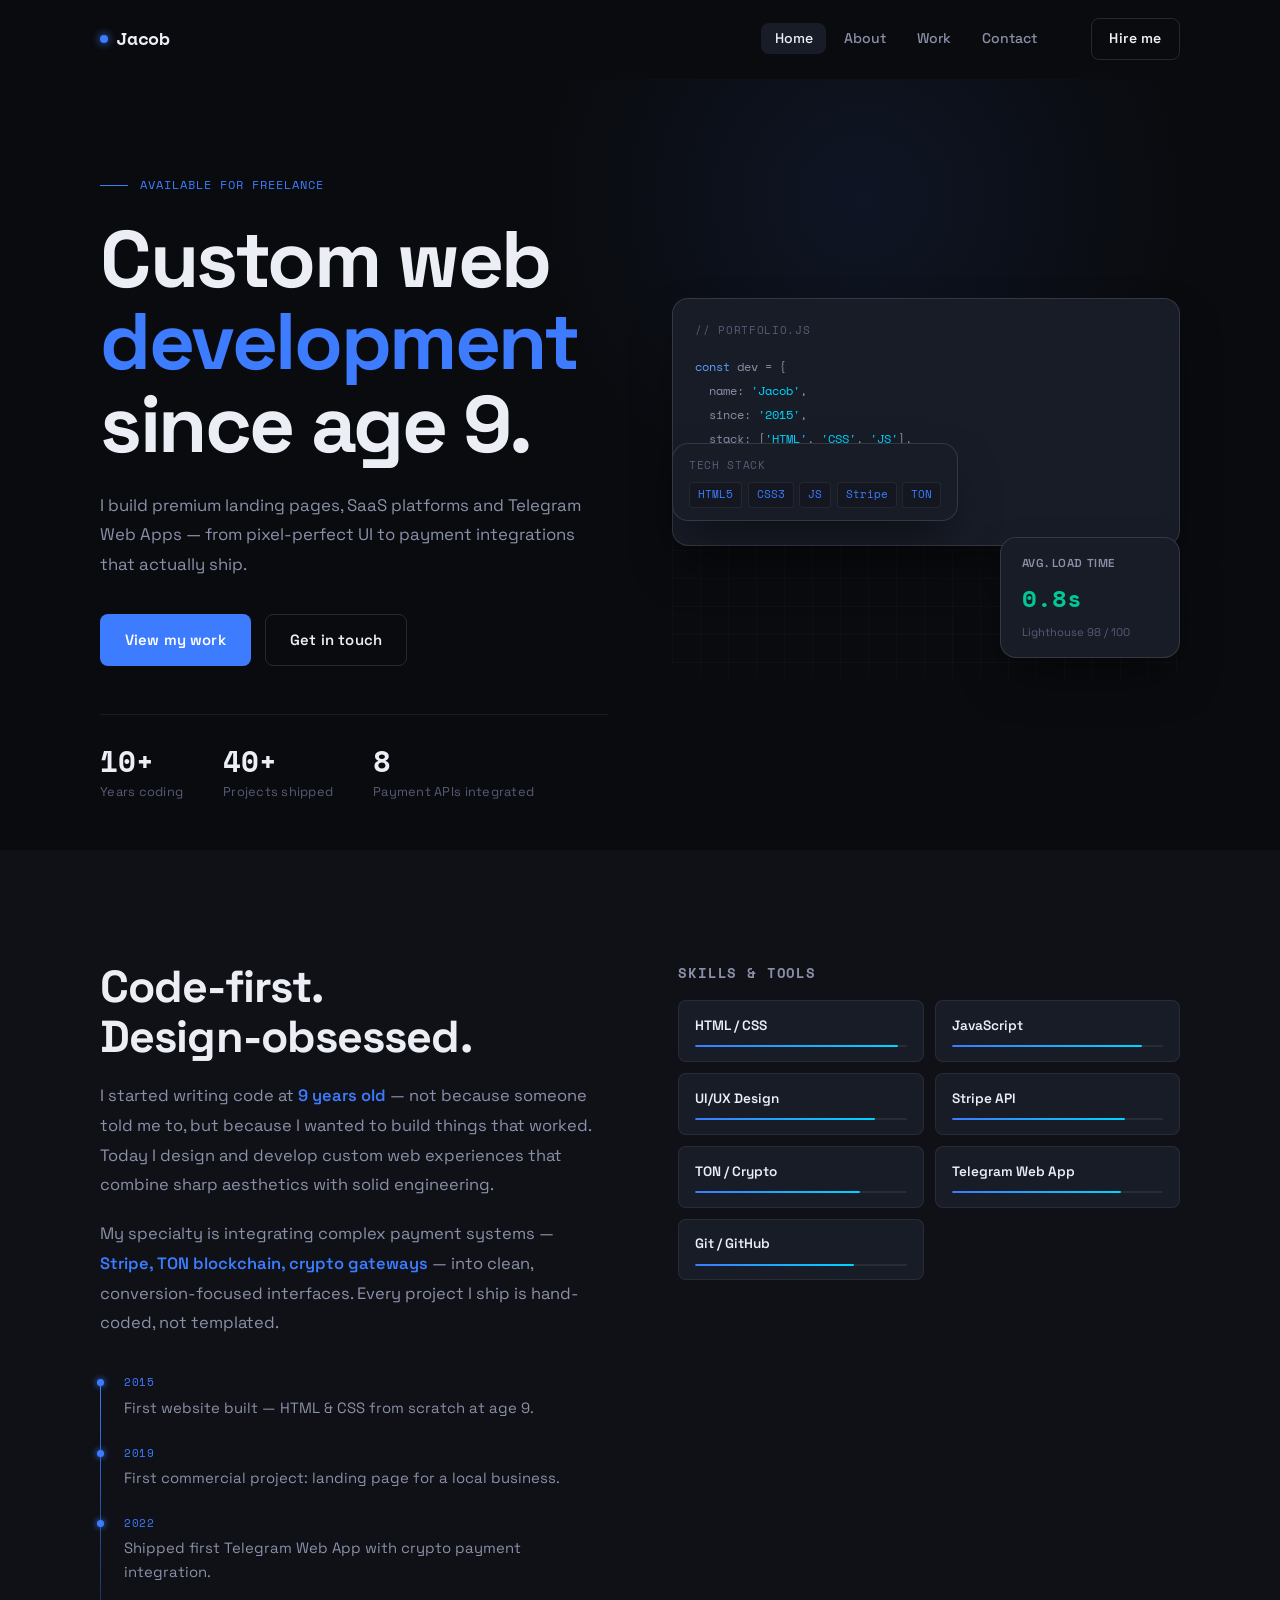
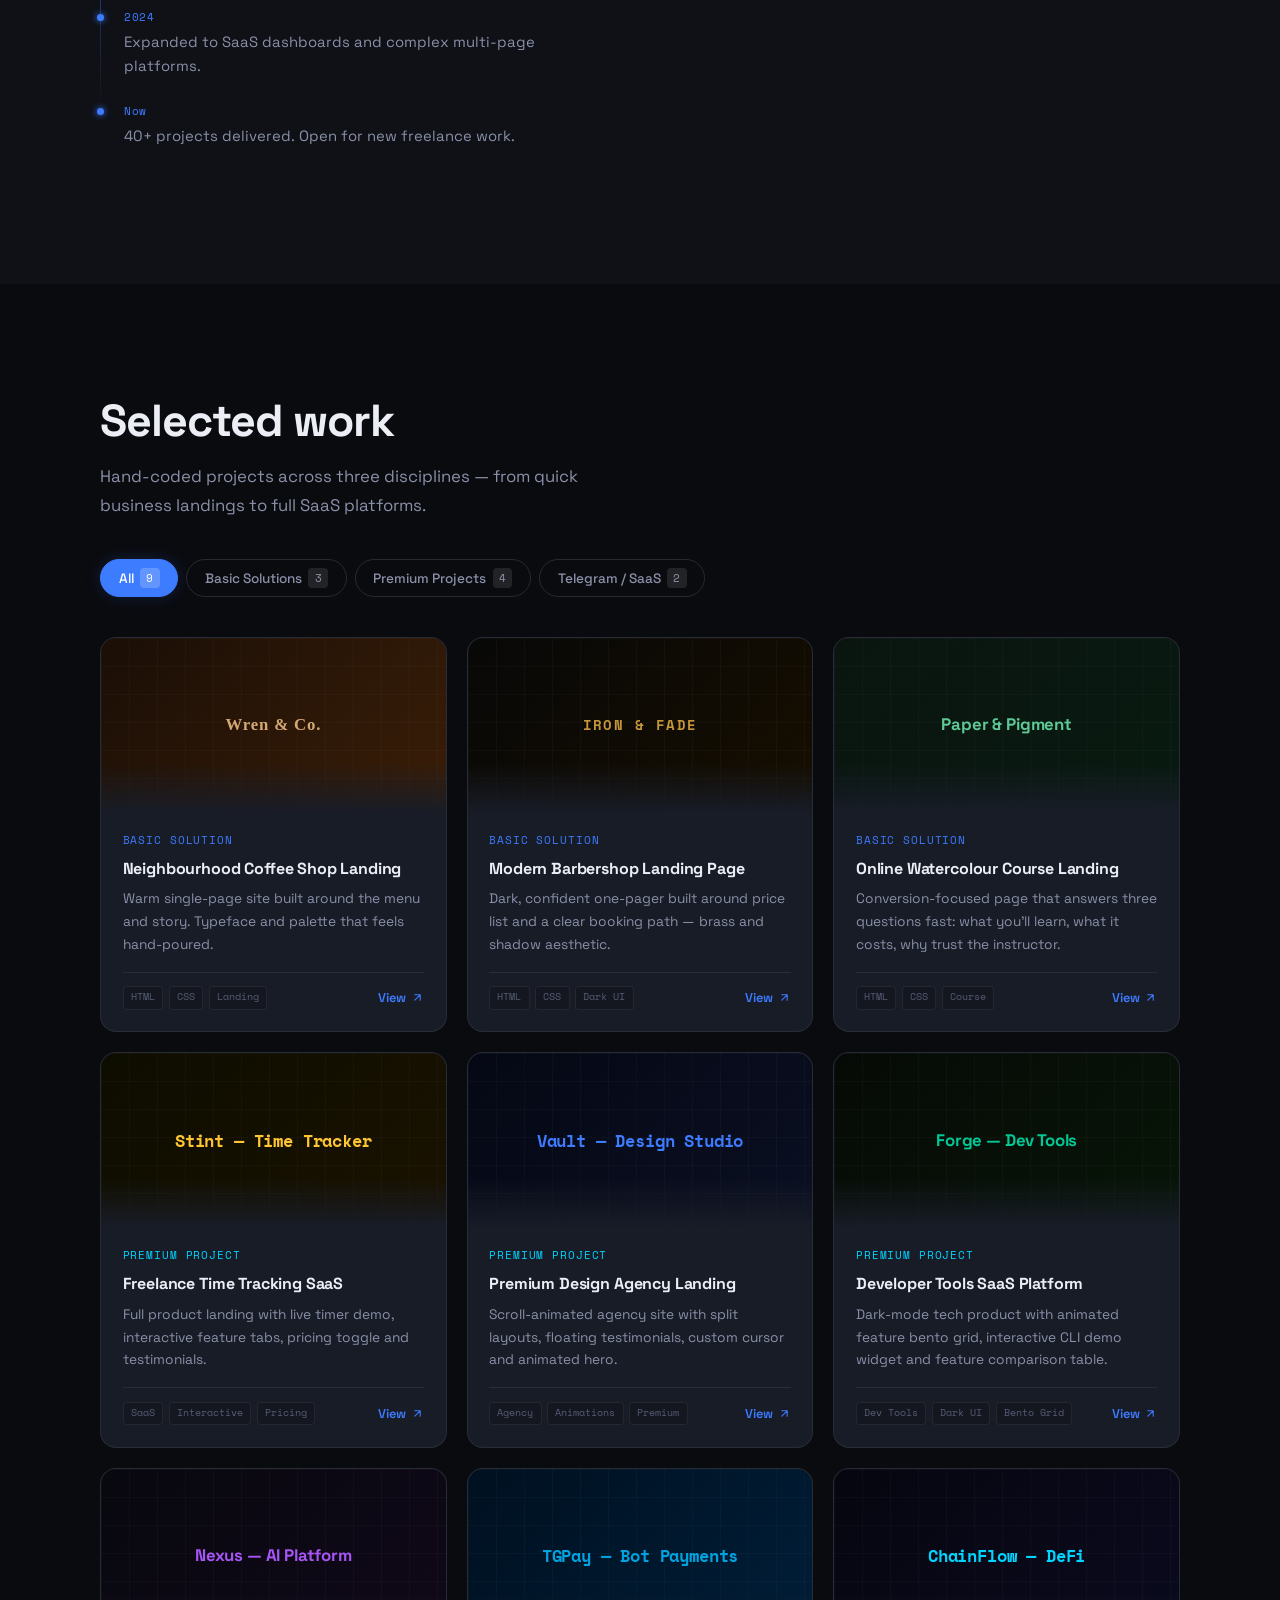
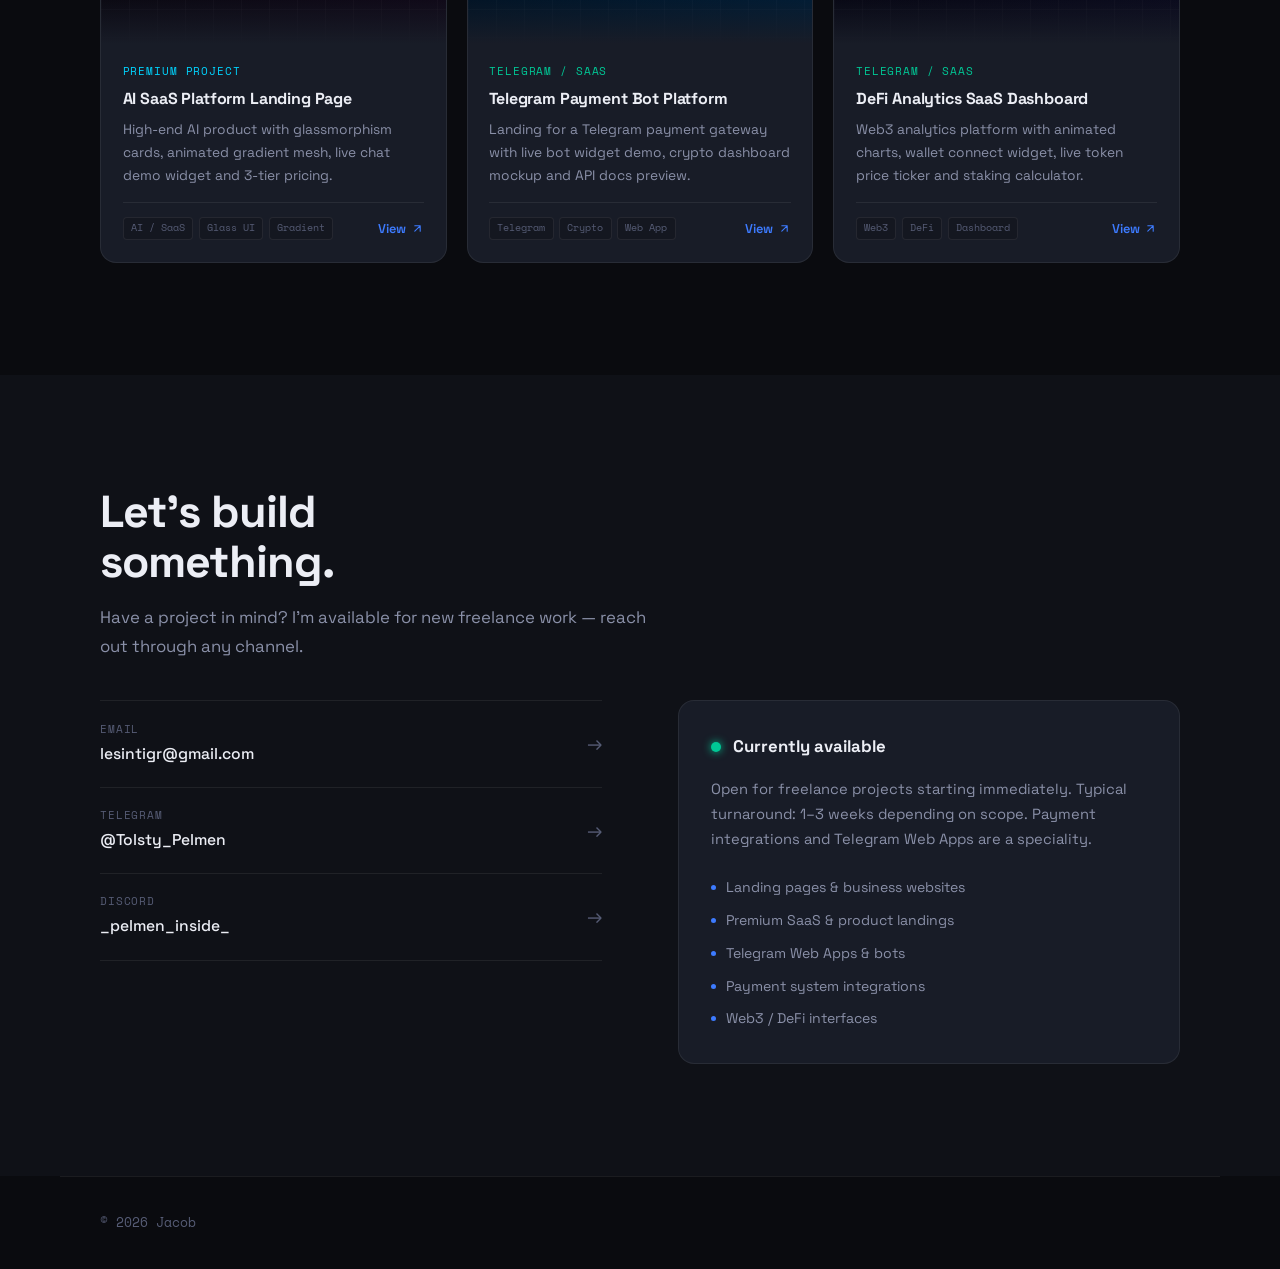
<file: index.html>
<!DOCTYPE html>
<html lang="en">
<head>
<meta charset="UTF-8">
<meta name="viewport" content="width=device-width, initial-scale=1.0">
<title>Jacob — Custom Web Developer & Front-End Engineer</title>
<meta name="description" content="Jacob — custom web developer with 10+ years of experience. Builds premium landing pages, SaaS platforms, Telegram Web Apps and payment integrations.">
<link rel="preconnect" href="https://fonts.googleapis.com">
<link rel="preconnect" href="https://fonts.gstatic.com" crossorigin>
<link href="https://fonts.googleapis.com/css2?family=Space+Grotesk:wght@300;400;500;600;700&family=Space+Mono:ital,wght@0,400;0,700;1,400&display=swap" rel="stylesheet">
<link rel="stylesheet" href="style.css">
</head>
<body>

<nav class="navbar" id="navbar">
  <div class="nav-inner">
    <a href="#home" class="logo">
      <span class="logo-dot"></span>
      Jacob
    </a>

    <ul class="nav-tabs" id="navTabs">
      <li><a href="#home"    class="tab" data-tab="home">Home</a></li>
      <li><a href="#about"   class="tab" data-tab="about">About</a></li>
      <li><a href="#work"    class="tab" data-tab="work">Work</a></li>
      <li><a href="#contact" class="tab" data-tab="contact">Contact</a></li>
    </ul>

    <a href="#contact" class="nav-cta">Hire me</a>

    <button class="nav-toggle" id="navToggle" aria-label="Toggle menu" aria-expanded="false">
      <span></span><span></span><span></span>
    </button>
  </div>

  <ul class="nav-tabs-mobile" id="navTabsMobile">
    <li><a href="#home"    class="tab">Home</a></li>
    <li><a href="#about"   class="tab">About</a></li>
    <li><a href="#work"    class="tab">Work</a></li>
    <li><a href="#contact" class="tab">Contact</a></li>
  </ul>
</nav>

<header id="home" class="hero">
  <div class="hero-inner">
    <div class="hero-text">
      <div class="hero-eyebrow">Available for freelance</div>
      <h1 class="hero-title">
        Custom&nbsp;web<br>
        <span class="accent-word">development</span><br>
        since age&nbsp;9.
      </h1>
      <p class="hero-lede">
        I build premium landing pages, SaaS platforms and Telegram Web Apps — from pixel-perfect UI to payment integrations that actually ship.
      </p>
      <div class="hero-actions">
        <a href="#work"    class="btn btn-primary">View my work</a>
        <a href="#contact" class="btn btn-ghost">Get in touch</a>
      </div>
      <div class="hero-stats">
        <div>
          <div class="hero-stat-num">10+</div>
          <div class="hero-stat-label">Years coding</div>
        </div>
        <div>
          <div class="hero-stat-num">40+</div>
          <div class="hero-stat-label">Projects shipped</div>
        </div>
        <div>
          <div class="hero-stat-num">8</div>
          <div class="hero-stat-label">Payment APIs integrated</div>
        </div>
      </div>
    </div>

    <div class="hero-visual" aria-hidden="true">
      <div class="card-preview-grid"></div>

      <div class="hero-card hero-card-main">
        <div class="card-label">// portfolio.js</div>
        <div class="code-line"><span class="kw">const</span> dev = {</div>
        <div class="code-line">&nbsp;&nbsp;name: <span class="str">'Jacob'</span>,</div>
        <div class="code-line">&nbsp;&nbsp;since: <span class="str">'2015'</span>,</div>
        <div class="code-line">&nbsp;&nbsp;stack: [<span class="str">'HTML'</span>, <span class="str">'CSS'</span>, <span class="str">'JS'</span>],</div>
        <div class="code-line">&nbsp;&nbsp;<span class="fn">payment</span>: <span class="str">'Stripe, TON, Crypto'</span>,</div>
        <div class="code-line"><span class="cm">&nbsp;&nbsp;// ships clean code ✓</span></div>
        <div class="code-line">};</div>
      </div>

      <div class="hero-card hero-card-badge">
        <div class="badge-title">Avg. load time</div>
        <div class="badge-value">0.8s</div>
        <div class="badge-sub">Lighthouse 98 / 100</div>
      </div>

      <div class="hero-card hero-card-small">
        <div class="card-small-label">Tech stack</div>
        <div class="tech-stack">
          <span class="tech-pill">HTML5</span>
          <span class="tech-pill">CSS3</span>
          <span class="tech-pill">JS</span>
          <span class="tech-pill">Stripe</span>
          <span class="tech-pill">TON</span>
        </div>
      </div>
    </div>
  </div>
</header>

<main>

<section id="about" class="about">
  <div class="about-inner">
    <div class="about-text reveal">
      <h2 class="section-title">Code-first.<br>Design-obsessed.</h2>
      <p>
        I started writing code at <span class="about-highlight">9 years old</span> — not because someone told me to, but because I wanted to build things that worked. Today I design and develop custom web experiences that combine sharp aesthetics with solid engineering.
      </p>
      <p>
        My specialty is integrating complex payment systems — <span class="about-highlight">Stripe, TON blockchain, crypto gateways</span> — into clean, conversion-focused interfaces. Every project I ship is hand-coded, not templated.
      </p>

      <div class="about-timeline">
        <div class="timeline-item">
          <div class="timeline-year">2015</div>
          <div class="timeline-desc">First website built — HTML & CSS from scratch at age 9.</div>
        </div>
        <div class="timeline-item">
          <div class="timeline-year">2019</div>
          <div class="timeline-desc">First commercial project: landing page for a local business.</div>
        </div>
        <div class="timeline-item">
          <div class="timeline-year">2022</div>
          <div class="timeline-desc">Shipped first Telegram Web App with crypto payment integration.</div>
        </div>
        <div class="timeline-item">
          <div class="timeline-year">2024</div>
          <div class="timeline-desc">Expanded to SaaS dashboards and complex multi-page platforms.</div>
        </div>
        <div class="timeline-item">
          <div class="timeline-year">Now</div>
          <div class="timeline-desc">40+ projects delivered. Open for new freelance work.</div>
        </div>
      </div>
    </div>

    <div class="about-skills reveal" style="transition-delay:0.15s">
      <div class="skills-heading">Skills & tools</div>
      <div class="skills-grid">
        <div class="skill-item" data-pct="96">
          <div class="skill-name">HTML / CSS</div>
          <div class="skill-bar-wrap"><div class="skill-bar-fill" style="--pct:96%"></div></div>
        </div>
        <div class="skill-item" data-pct="90">
          <div class="skill-name">JavaScript</div>
          <div class="skill-bar-wrap"><div class="skill-bar-fill" style="--pct:90%"></div></div>
        </div>
        <div class="skill-item" data-pct="85">
          <div class="skill-name">UI/UX Design</div>
          <div class="skill-bar-wrap"><div class="skill-bar-fill" style="--pct:85%"></div></div>
        </div>
        <div class="skill-item" data-pct="82">
          <div class="skill-name">Stripe API</div>
          <div class="skill-bar-wrap"><div class="skill-bar-fill" style="--pct:82%"></div></div>
        </div>
        <div class="skill-item" data-pct="78">
          <div class="skill-name">TON / Crypto</div>
          <div class="skill-bar-wrap"><div class="skill-bar-fill" style="--pct:78%"></div></div>
        </div>
        <div class="skill-item" data-pct="80">
          <div class="skill-name">Telegram Web App</div>
          <div class="skill-bar-wrap"><div class="skill-bar-fill" style="--pct:80%"></div></div>
        </div>
        <div class="skill-item" data-pct="75">
          <div class="skill-name">Git / GitHub</div>
          <div class="skill-bar-wrap"><div class="skill-bar-fill" style="--pct:75%"></div></div>
        </div>
      </div>
    </div>
  </div>
</section>

<section id="work" class="section work">
  <div class="reveal">
    <h2 class="section-title">Selected work</h2>
    <p class="section-sub">Hand-coded projects across three disciplines — from quick business landings to full SaaS platforms.</p>
  </div>

  <div class="filter-bar" id="filterBar" role="tablist">
    <button class="filter-btn active" data-filter="all"    id="filter-all"     role="tab" aria-selected="true">
      All <span class="filter-count">9</span>
    </button>
    <button class="filter-btn"        data-filter="basic"  id="filter-basic"   role="tab" aria-selected="false">
      Basic Solutions <span class="filter-count">3</span>
    </button>
    <button class="filter-btn"        data-filter="premium" id="filter-premium" role="tab" aria-selected="false">
      Premium Projects <span class="filter-count">4</span>
    </button>
    <button class="filter-btn"        data-filter="saas"   id="filter-saas"    role="tab" aria-selected="false">
      Telegram / SaaS <span class="filter-count">2</span>
    </button>
  </div>

  <div class="projects-grid" id="projectsGrid">

    <article class="project-card reveal" data-category="basic">
      <a href="coffee.html" target="_blank" rel="noopener" class="card-preview preview-coffee" aria-label="Open Wren & Co. project">
        <div class="card-preview-inner-grid"></div>
        <span class="card-preview-label">Wren&nbsp;&amp;&nbsp;Co.</span>
      </a>
      <div class="card-body">
        <div class="card-category">Basic Solution</div>
        <div class="card-title">Neighbourhood Coffee Shop Landing</div>
        <div class="card-desc">Warm single-page site built around the menu and story. Typeface and palette that feels hand-poured.</div>
        <div class="card-footer">
          <div class="card-tags">
            <span class="card-tag">HTML</span>
            <span class="card-tag">CSS</span>
            <span class="card-tag">Landing</span>
          </div>
          <a href="coffee.html" class="card-link" target="_blank" rel="noopener">
            View <svg viewBox="0 0 24 24"><path d="M7 17L17 7M17 7H7M17 7v10"/></svg>
          </a>
        </div>
      </div>
    </article>

    <article class="project-card reveal" data-category="basic" style="transition-delay:0.07s">
      <a href="barber.html" target="_blank" rel="noopener" class="card-preview preview-barber" aria-label="Open Iron & Fade project">
        <div class="card-preview-inner-grid"></div>
        <span class="card-preview-label">Iron&nbsp;&amp;&nbsp;Fade</span>
      </a>
      <div class="card-body">
        <div class="card-category">Basic Solution</div>
        <div class="card-title">Modern Barbershop Landing Page</div>
        <div class="card-desc">Dark, confident one-pager built around price list and a clear booking path — brass and shadow aesthetic.</div>
        <div class="card-footer">
          <div class="card-tags">
            <span class="card-tag">HTML</span>
            <span class="card-tag">CSS</span>
            <span class="card-tag">Dark UI</span>
          </div>
          <a href="barber.html" class="card-link" target="_blank" rel="noopener">
            View <svg viewBox="0 0 24 24"><path d="M7 17L17 7M17 7H7M17 7v10"/></svg>
          </a>
        </div>
      </div>
    </article>

    <article class="project-card reveal" data-category="basic" style="transition-delay:0.14s">
      <a href="paper.html" target="_blank" rel="noopener" class="card-preview preview-paper" aria-label="Open Paper & Pigment project">
        <div class="card-preview-inner-grid"></div>
        <span class="card-preview-label">Paper&nbsp;&amp;&nbsp;Pigment</span>
      </a>
      <div class="card-body">
        <div class="card-category">Basic Solution</div>
        <div class="card-title">Online Watercolour Course Landing</div>
        <div class="card-desc">Conversion-focused page that answers three questions fast: what you'll learn, what it costs, why trust the instructor.</div>
        <div class="card-footer">
          <div class="card-tags">
            <span class="card-tag">HTML</span>
            <span class="card-tag">CSS</span>
            <span class="card-tag">Course</span>
          </div>
          <a href="paper.html" class="card-link" target="_blank" rel="noopener">
            View <svg viewBox="0 0 24 24"><path d="M7 17L17 7M17 7H7M17 7v10"/></svg>
          </a>
        </div>
      </div>
    </article>

    <article class="project-card reveal" data-category="premium" style="transition-delay:0.07s">
      <a href="stint.html" target="_blank" rel="noopener" class="card-preview preview-stint" aria-label="Open Stint project">
        <div class="card-preview-inner-grid"></div>
        <span class="card-preview-label">Stint — Time Tracker</span>
      </a>
      <div class="card-body">
        <div class="card-category cat-premium">Premium Project</div>
        <div class="card-title">Freelance Time Tracking SaaS</div>
        <div class="card-desc">Full product landing with live timer demo, interactive feature tabs, pricing toggle and testimonials.</div>
        <div class="card-footer">
          <div class="card-tags">
            <span class="card-tag">SaaS</span>
            <span class="card-tag">Interactive</span>
            <span class="card-tag">Pricing</span>
          </div>
          <a href="stint.html" class="card-link" target="_blank" rel="noopener">
            View <svg viewBox="0 0 24 24"><path d="M7 17L17 7M17 7H7M17 7v10"/></svg>
          </a>
        </div>
      </div>
    </article>

    <article class="project-card reveal" data-category="premium" style="transition-delay:0.14s">
      <a href="vault.html" target="_blank" rel="noopener" class="card-preview preview-vault" aria-label="Open Vault project">
        <div class="card-preview-inner-grid"></div>
        <span class="card-preview-label">Vault — Design Studio</span>
      </a>
      <div class="card-body">
        <div class="card-category cat-premium">Premium Project</div>
        <div class="card-title">Premium Design Agency Landing</div>
        <div class="card-desc">Scroll-animated agency site with split layouts, floating testimonials, custom cursor and animated hero.</div>
        <div class="card-footer">
          <div class="card-tags">
            <span class="card-tag">Agency</span>
            <span class="card-tag">Animations</span>
            <span class="card-tag">Premium</span>
          </div>
          <a href="vault.html" class="card-link" target="_blank" rel="noopener">
            View <svg viewBox="0 0 24 24"><path d="M7 17L17 7M17 7H7M17 7v10"/></svg>
          </a>
        </div>
      </div>
    </article>

    <article class="project-card reveal" data-category="premium" style="transition-delay:0.21s">
      <a href="forge.html" target="_blank" rel="noopener" class="card-preview preview-forge" aria-label="Open Forge project">
        <div class="card-preview-inner-grid"></div>
        <span class="card-preview-label">Forge — Dev Tools</span>
      </a>
      <div class="card-body">
        <div class="card-category cat-premium">Premium Project</div>
        <div class="card-title">Developer Tools SaaS Platform</div>
        <div class="card-desc">Dark-mode tech product with animated feature bento grid, interactive CLI demo widget and feature comparison table.</div>
        <div class="card-footer">
          <div class="card-tags">
            <span class="card-tag">Dev Tools</span>
            <span class="card-tag">Dark UI</span>
            <span class="card-tag">Bento Grid</span>
          </div>
          <a href="forge.html" class="card-link" target="_blank" rel="noopener">
            View <svg viewBox="0 0 24 24"><path d="M7 17L17 7M17 7H7M17 7v10"/></svg>
          </a>
        </div>
      </div>
    </article>

    <article class="project-card reveal" data-category="premium" style="transition-delay:0.28s">
      <a href="nexus.html" target="_blank" rel="noopener" class="card-preview preview-nexus" aria-label="Open Nexus project">
        <div class="card-preview-inner-grid"></div>
        <span class="card-preview-label">Nexus — AI Platform</span>
      </a>
      <div class="card-body">
        <div class="card-category cat-premium">Premium Project</div>
        <div class="card-title">AI SaaS Platform Landing Page</div>
        <div class="card-desc">High-end AI product with glassmorphism cards, animated gradient mesh, live chat demo widget and 3-tier pricing.</div>
        <div class="card-footer">
          <div class="card-tags">
            <span class="card-tag">AI / SaaS</span>
            <span class="card-tag">Glass UI</span>
            <span class="card-tag">Gradient</span>
          </div>
          <a href="nexus.html" class="card-link" target="_blank" rel="noopener">
            View <svg viewBox="0 0 24 24"><path d="M7 17L17 7M17 7H7M17 7v10"/></svg>
          </a>
        </div>
      </div>
    </article>

    <article class="project-card reveal" data-category="saas" style="transition-delay:0.07s">
      <a href="tgpay.html" target="_blank" rel="noopener" class="card-preview preview-tgpay" aria-label="Open TGPay project">
        <div class="card-preview-inner-grid"></div>
        <span class="card-preview-label">TGPay — Bot Payments</span>
      </a>
      <div class="card-body">
        <div class="card-category cat-saas">Telegram / SaaS</div>
        <div class="card-title">Telegram Payment Bot Platform</div>
        <div class="card-desc">Landing for a Telegram payment gateway with live bot widget demo, crypto dashboard mockup and API docs preview.</div>
        <div class="card-footer">
          <div class="card-tags">
            <span class="card-tag">Telegram</span>
            <span class="card-tag">Crypto</span>
            <span class="card-tag">Web App</span>
          </div>
          <a href="tgpay.html" class="card-link" target="_blank" rel="noopener">
            View <svg viewBox="0 0 24 24"><path d="M7 17L17 7M17 7H7M17 7v10"/></svg>
          </a>
        </div>
      </div>
    </article>

    <article class="project-card reveal" data-category="saas" style="transition-delay:0.14s">
      <a href="chainflow.html" target="_blank" rel="noopener" class="card-preview preview-chainflow" aria-label="Open ChainFlow project">
        <div class="card-preview-inner-grid"></div>
        <span class="card-preview-label">ChainFlow — DeFi</span>
      </a>
      <div class="card-body">
        <div class="card-category cat-saas">Telegram / SaaS</div>
        <div class="card-title">DeFi Analytics SaaS Dashboard</div>
        <div class="card-desc">Web3 analytics platform with animated charts, wallet connect widget, live token price ticker and staking calculator.</div>
        <div class="card-footer">
          <div class="card-tags">
            <span class="card-tag">Web3</span>
            <span class="card-tag">DeFi</span>
            <span class="card-tag">Dashboard</span>
          </div>
          <a href="chainflow.html" class="card-link" target="_blank" rel="noopener">
            View <svg viewBox="0 0 24 24"><path d="M7 17L17 7M17 7H7M17 7v10"/></svg>
          </a>
        </div>
      </div>
    </article>

  </div>
</section>

<section id="contact" class="contact">
  <div class="contact-inner">
    <div class="reveal">
      <h2 class="section-title">Let's build<br>something.</h2>
      <p class="section-sub">Have a project in mind? I'm available for new freelance work — reach out through any channel.</p>
    </div>

    <div class="contact-grid">
      <div class="contact-links reveal" style="transition-delay:0.1s">
        <a href="Email: lesintigr@gmail.com" class="contact-link-item">
          <div>
            <div class="contact-link-platform">Email</div>
            <div class="contact-link-value">lesintigr@gmail.com</div>
          </div>
          <span class="contact-link-arrow">→</span>
        </a>
        <a href="https://t.me/Tolsty_Pelmen" target="_blank" rel="noopener" class="contact-link-item">
          <div>
            <div class="contact-link-platform">Telegram</div>
            <div class="contact-link-value">@Tolsty_Pelmen</div>
          </div>
          <span class="contact-link-arrow">→</span>
        </a>
        <a href="https://discord.com" target="_blank" rel="noopener" class="contact-link-item">
          <div>
            <div class="contact-link-platform">Discord</div>
            <div class="contact-link-value">_pelmen_inside_</div>
          </div>
          <span class="contact-link-arrow">→</span>
        </a>
      </div>

      <div class="contact-availability reveal" style="transition-delay:0.2s">
        <div class="avail-header">
          <div class="avail-dot"></div>
          <div class="avail-title">Currently available</div>
        </div>
        <p class="avail-desc">
          Open for freelance projects starting immediately. Typical turnaround: 1–3 weeks depending on scope. Payment integrations and Telegram Web Apps are a speciality.
        </p>
        <ul class="avail-list">
          <li class="avail-item">Landing pages & business websites</li>
          <li class="avail-item">Premium SaaS & product landings</li>
          <li class="avail-item">Telegram Web Apps & bots</li>
          <li class="avail-item">Payment system integrations</li>
          <li class="avail-item">Web3 / DeFi interfaces</li>
        </ul>
      </div>
    </div>
  </div>
</section>

</main>

<footer class="footer">
  <span class="footer-mono">© 2026 Jacob</span>
</footer>

<script src="main.js"></script>
</body>
</html>
</file>
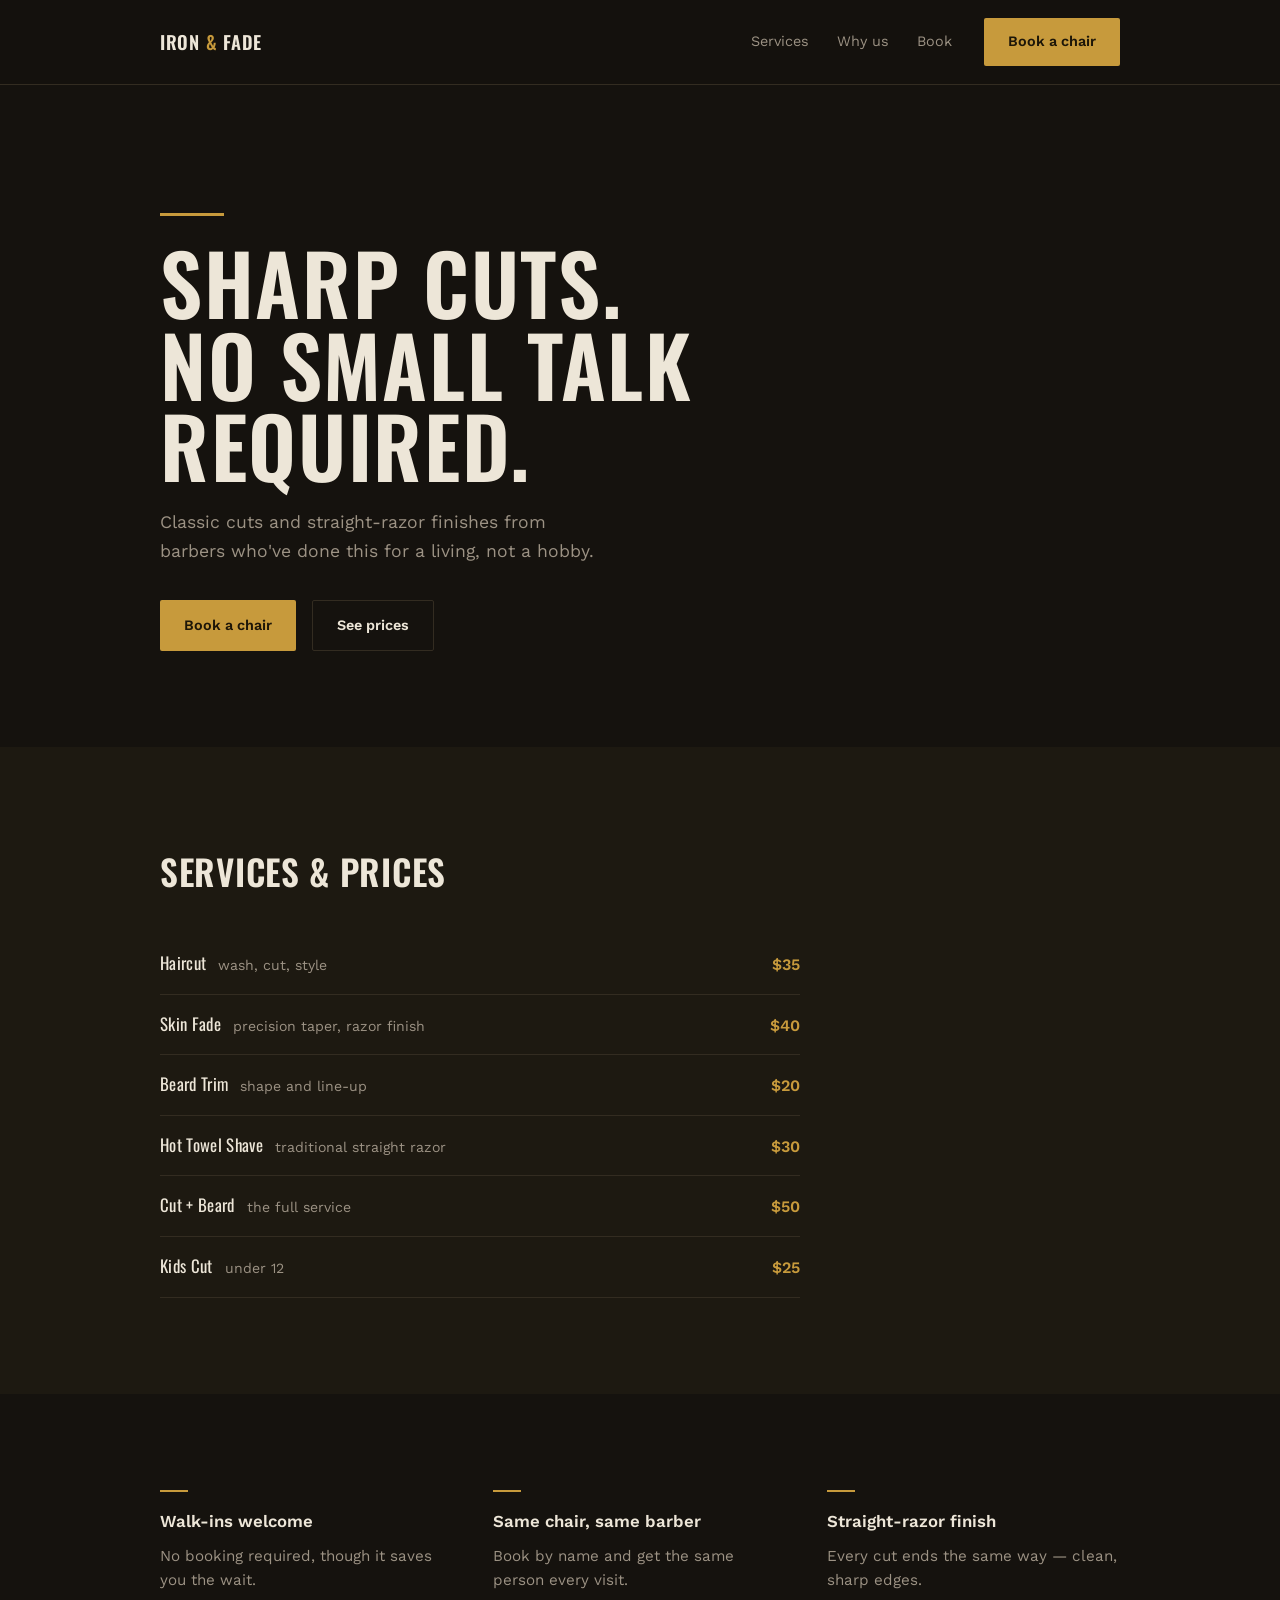
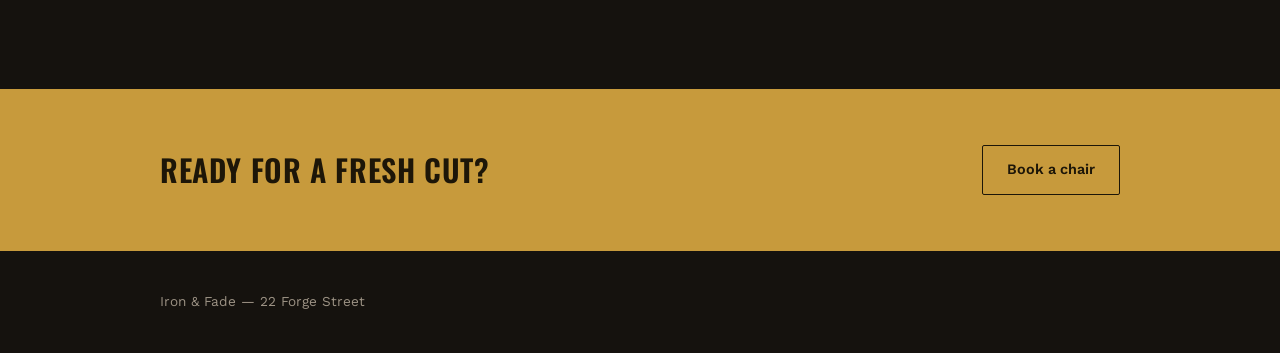
<file: barber.html>
<!DOCTYPE html>
<html lang="en">
<head>
<meta charset="UTF-8">
<meta name="viewport" content="width=device-width, initial-scale=1.0">
<title>Iron &amp; Fade — Barbershop</title>
<meta name="description" content="Classic cuts and straight-razor finishes. Walk-ins welcome.">
<link rel="preconnect" href="https://fonts.googleapis.com">
<link rel="preconnect" href="https://fonts.gstatic.com" crossorigin>
<link href="https://fonts.googleapis.com/css2?family=Oswald:wght@500;600;700&family=Work+Sans:wght@400;500;600&display=swap" rel="stylesheet">
<style>
  :root{
    --bg:#15120E; --bg-alt:#1D1911; --ink:#EDE6D8; --ink-muted:#9C9284;
    --gold:#C79A3C; --line:#332C21;
    --display:"Oswald",sans-serif; --sans:"Work Sans",sans-serif;
  }
  *{box-sizing:border-box;}
  body{margin:0;background:var(--bg);color:var(--ink);font-family:var(--sans);line-height:1.6;-webkit-font-smoothing:antialiased;}
  h1,h2,h3{font-family:var(--display);font-weight:600;margin:0;text-transform:uppercase;letter-spacing:.02em;}
  p{margin:0;}
  a{color:inherit;text-decoration:none;}
  ul{list-style:none;margin:0;padding:0;}
  html{scroll-behavior:smooth;}
  a:focus-visible,button:focus-visible{outline:2px solid var(--gold);outline-offset:3px;}
  @media (prefers-reduced-motion:reduce){*{animation-duration:.001ms !important;transition-duration:.001ms !important;}}

  .wrap{max-width:1040px;margin:0 auto;padding:0 clamp(1.25rem,4vw,2.5rem);}

  .nav{position:sticky;top:0;z-index:20;background:rgba(21,18,14,.92);backdrop-filter:blur(8px);border-bottom:1px solid var(--line);}
  .nav-inner{max-width:1040px;margin:0 auto;padding:1.1rem clamp(1.25rem,4vw,2.5rem);display:flex;align-items:center;gap:2rem;}
  .logo{font-family:var(--display);font-size:1.15rem;font-weight:600;text-transform:uppercase;letter-spacing:.04em;margin-right:auto;}
  .logo span{color:var(--gold);}
  .nav-links{display:flex;gap:1.75rem;}
  .nav-links a{font-size:.9rem;color:var(--ink-muted);}
  .nav-links a:hover{color:var(--ink);}
  .btn{display:inline-flex;align-items:center;justify-content:center;padding:.8rem 1.5rem;border-radius:2px;font-weight:600;font-size:.9rem;cursor:pointer;font-family:var(--sans);}
  .btn-gold{background:var(--gold);color:#1D1608;}
  .btn-gold:hover{background:#DAAE55;}
  .btn-line{border:1px solid var(--line);color:var(--ink);}
  .btn-line:hover{border-color:var(--gold);color:var(--gold);}
  .burger{display:none;flex-direction:column;gap:5px;background:none;border:none;padding:.4rem;cursor:pointer;}
  .burger span{width:20px;height:2px;background:var(--ink);}
  .nav-mobile{display:none;flex-direction:column;padding:0 clamp(1.25rem,4vw,2.5rem) 1.25rem;gap:.25rem;}
  .nav-mobile a{padding:.65rem 0;border-bottom:1px solid var(--line);font-size:1rem;text-transform:uppercase;letter-spacing:.02em;}
  .nav.open .nav-mobile{display:flex;}

  .hero{padding:clamp(4.5rem,11vw,8rem) 0 clamp(3.5rem,8vw,6rem);position:relative;overflow:hidden;}
  .hero-rule{width:64px;height:3px;background:var(--gold);margin-bottom:1.6rem;}
  .hero h1{font-size:clamp(2.8rem,1.8rem + 5vw,5.2rem);line-height:.98;max-width:14ch;}
  .hero-lede{max-width:40ch;margin-top:1.4rem;font-size:1.1rem;color:var(--ink-muted);}
  .hero-actions{margin-top:2.2rem;display:flex;gap:1rem;flex-wrap:wrap;}

  .services{background:var(--bg-alt);}
  .services-inner{max-width:1040px;margin:0 auto;padding:clamp(3.5rem,8vw,6rem) clamp(1.25rem,4vw,2.5rem);}
  .services h2{font-size:clamp(1.6rem,1.2rem + 2vw,2.2rem);}
  .price-list{margin-top:2.2rem;max-width:640px;}
  .price-list li{display:flex;align-items:baseline;gap:.75rem;padding:1rem 0;border-bottom:1px solid var(--line);}
  .p-name{font-family:var(--display);font-size:1.05rem;letter-spacing:.02em;}
  .p-desc{color:var(--ink-muted);font-size:.88rem;flex:1;text-transform:none;}
  .p-price{font-weight:600;color:var(--gold);font-family:var(--sans);}

  .why{padding:clamp(3.5rem,8vw,6rem) 0;}
  .why-grid{display:grid;grid-template-columns:repeat(3,1fr);gap:clamp(1.5rem,4vw,2.5rem);}
  .why-item h3{font-family:var(--sans);text-transform:none;font-size:1.05rem;font-weight:600;letter-spacing:0;}
  .why-item p{margin-top:.6rem;color:var(--ink-muted);font-size:.95rem;}
  .why-rule{width:28px;height:2px;background:var(--gold);margin-bottom:1rem;}

  .cta-band{background:var(--gold);color:#1D1608;}
  .cta-inner{max-width:1040px;margin:0 auto;padding:clamp(2.5rem,6vw,3.5rem) clamp(1.25rem,4vw,2.5rem);display:flex;align-items:center;justify-content:space-between;gap:1.5rem;flex-wrap:wrap;}
  .cta-inner h2{color:#1D1608;font-size:clamp(1.4rem,1.1rem + 1.5vw,1.9rem);}
  .cta-inner .btn-line{border-color:#1D1608;color:#1D1608;}
  .cta-inner .btn-line:hover{background:#1D1608;color:var(--gold);}

  .footer{padding:2.5rem clamp(1.25rem,4vw,2.5rem);display:flex;justify-content:space-between;color:var(--ink-muted);font-size:.85rem;max-width:1040px;margin:0 auto;}

  @media (max-width:760px){
    .nav-links,.nav-inner .btn-gold{display:none;}
    .burger{display:flex;}
    .why-grid{grid-template-columns:1fr;gap:2rem;}
    .footer{flex-direction:column;gap:.4rem;}
    .cta-inner{flex-direction:column;align-items:flex-start;}
  }
</style>
</head>
<body>

<header class="nav" id="nav">
  <div class="nav-inner">
    <a href="#top" class="logo">Iron <span>&amp;</span> Fade</a>
    <nav class="nav-links">
      <a href="#services">Services</a>
      <a href="#why">Why us</a>
      <a href="#book">Book</a>
    </nav>
    <a href="#book" class="btn btn-gold">Book a chair</a>
    <button class="burger" id="burger" aria-label="Toggle menu" aria-expanded="false"><span></span><span></span><span></span></button>
  </div>
  <div class="nav-mobile" id="navMobile">
    <a href="#services">Services</a>
    <a href="#why">Why us</a>
    <a href="#book">Book</a>
  </div>
</header>

<section id="top" class="hero">
  <div class="wrap">
    <div class="hero-rule"></div>
    <h1>Sharp cuts.<br>No small talk required.</h1>
    <p class="hero-lede">Classic cuts and straight-razor finishes from barbers who've done this for a living, not a hobby.</p>
    <div class="hero-actions">
      <a href="#book" class="btn btn-gold">Book a chair</a>
      <a href="#services" class="btn btn-line">See prices</a>
    </div>
  </div>
</section>

<section id="services" class="services">
  <div class="services-inner">
    <h2>Services &amp; Prices</h2>
    <ul class="price-list">
      <li><span class="p-name">Haircut</span><span class="p-desc">wash, cut, style</span><span class="p-price">$35</span></li>
      <li><span class="p-name">Skin Fade</span><span class="p-desc">precision taper, razor finish</span><span class="p-price">$40</span></li>
      <li><span class="p-name">Beard Trim</span><span class="p-desc">shape and line-up</span><span class="p-price">$20</span></li>
      <li><span class="p-name">Hot Towel Shave</span><span class="p-desc">traditional straight razor</span><span class="p-price">$30</span></li>
      <li><span class="p-name">Cut + Beard</span><span class="p-desc">the full service</span><span class="p-price">$50</span></li>
      <li><span class="p-name">Kids Cut</span><span class="p-desc">under 12</span><span class="p-price">$25</span></li>
    </ul>
  </div>
</section>

<section id="why" class="why">
  <div class="wrap">
    <div class="why-grid">
      <div class="why-item">
        <div class="why-rule"></div>
        <h3>Walk-ins welcome</h3>
        <p>No booking required, though it saves you the wait.</p>
      </div>
      <div class="why-item">
        <div class="why-rule"></div>
        <h3>Same chair, same barber</h3>
        <p>Book by name and get the same person every visit.</p>
      </div>
      <div class="why-item">
        <div class="why-rule"></div>
        <h3>Straight-razor finish</h3>
        <p>Every cut ends the same way — clean, sharp edges.</p>
      </div>
    </div>
  </div>
</section>

<section id="book" class="cta-band">
  <div class="cta-inner">
    <h2>Ready for a fresh cut?</h2>
    <a href="mailto:hello@ironandfade.example" class="btn btn-line">Book a chair</a>
  </div>
</section>

<footer class="footer">
  <p>Iron &amp; Fade — 22 Forge Street</p>
</footer>

<script>
  var nav = document.getElementById('nav');
  var burger = document.getElementById('burger');
  burger.addEventListener('click', function () {
    var open = nav.classList.toggle('open');
    burger.setAttribute('aria-expanded', open ? 'true' : 'false');
  });
  document.querySelectorAll('.nav-mobile a').forEach(function (a) {
    a.addEventListener('click', function () { nav.classList.remove('open'); burger.setAttribute('aria-expanded','false'); });
  });
</script>
</body>
</html>
</file>
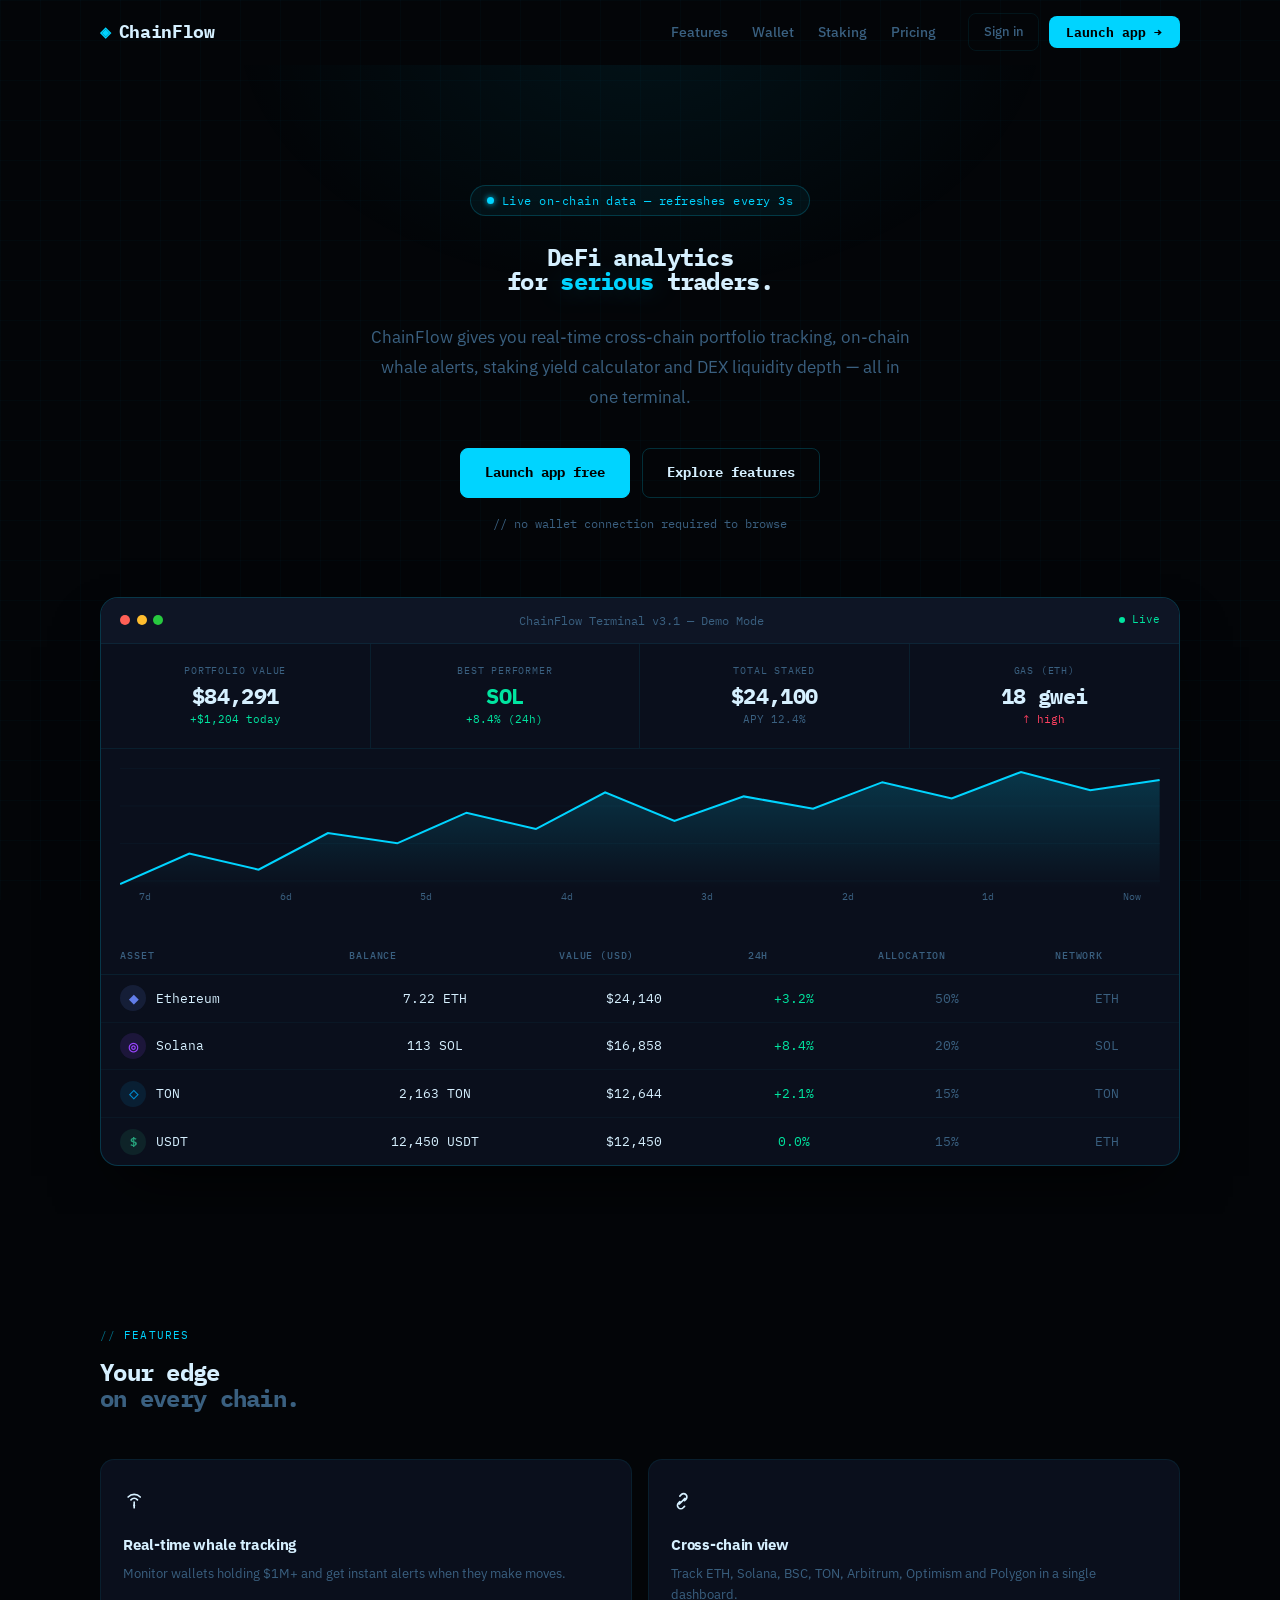
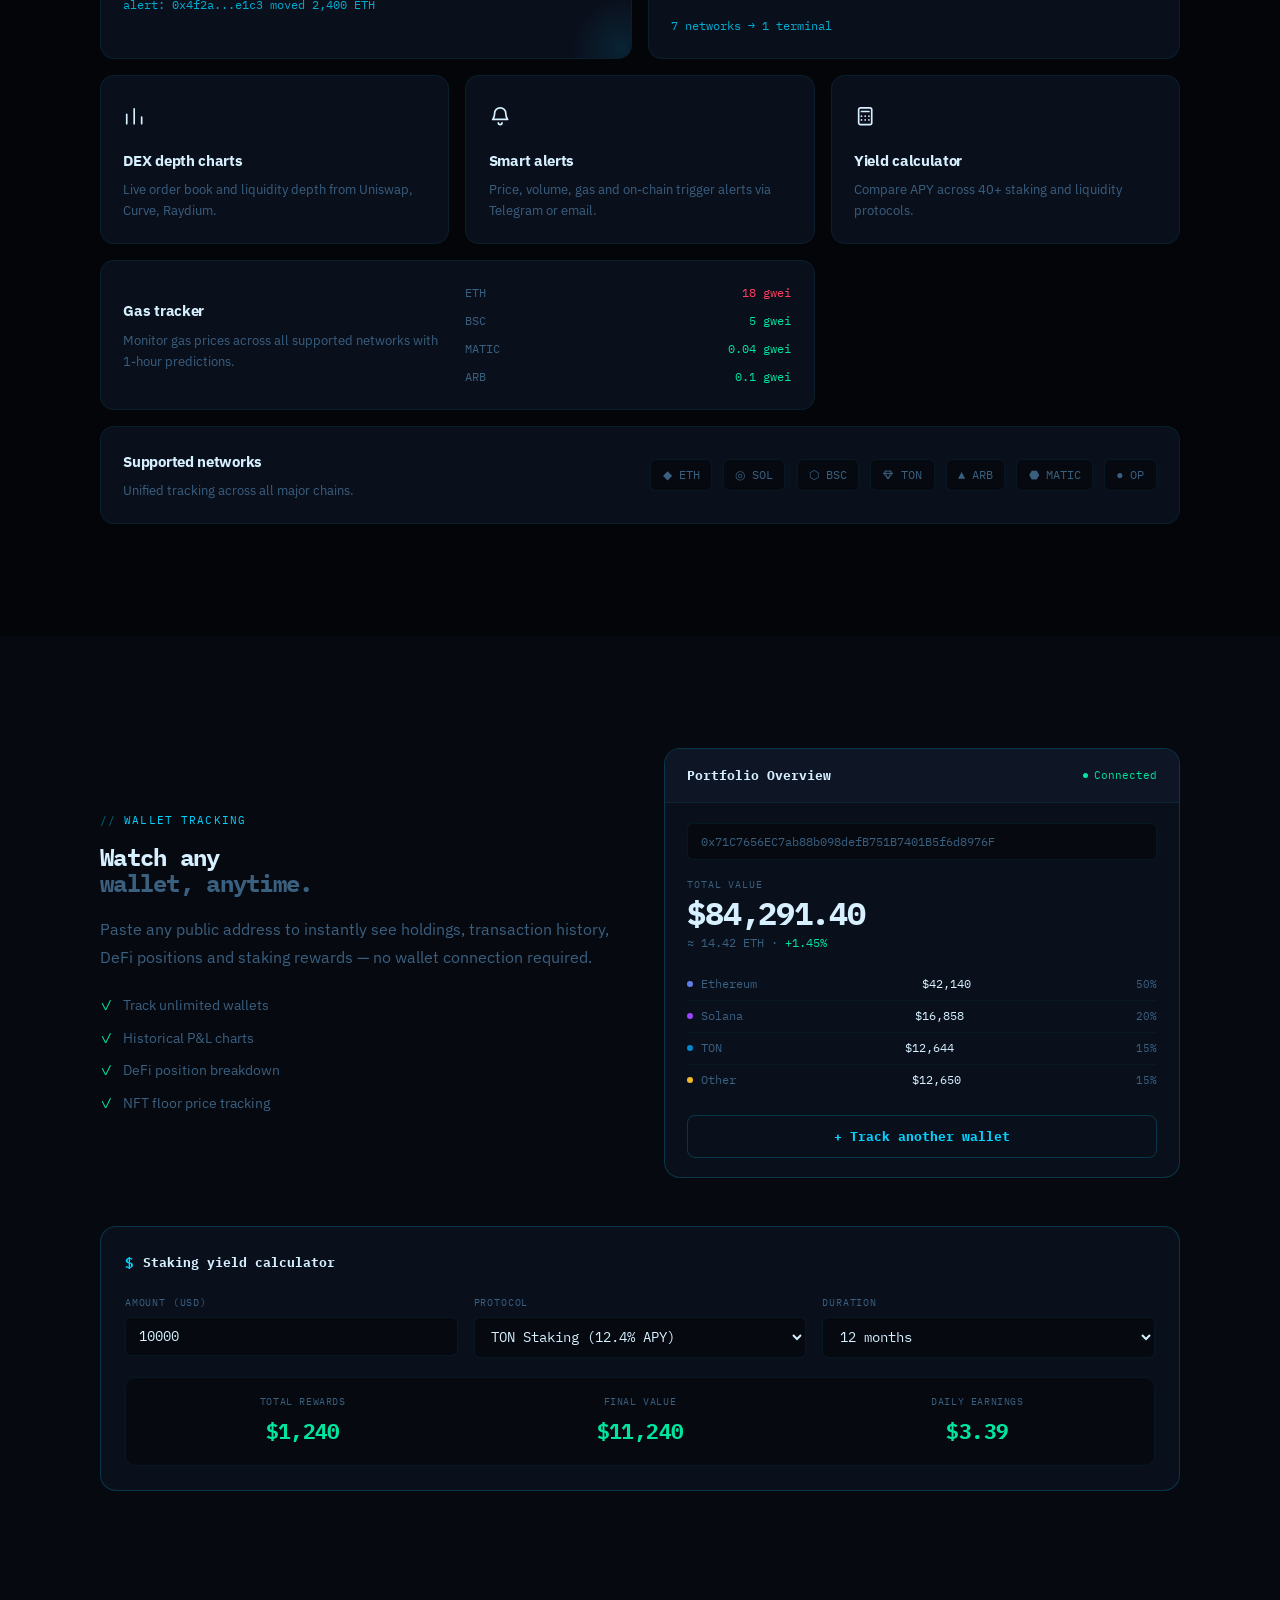
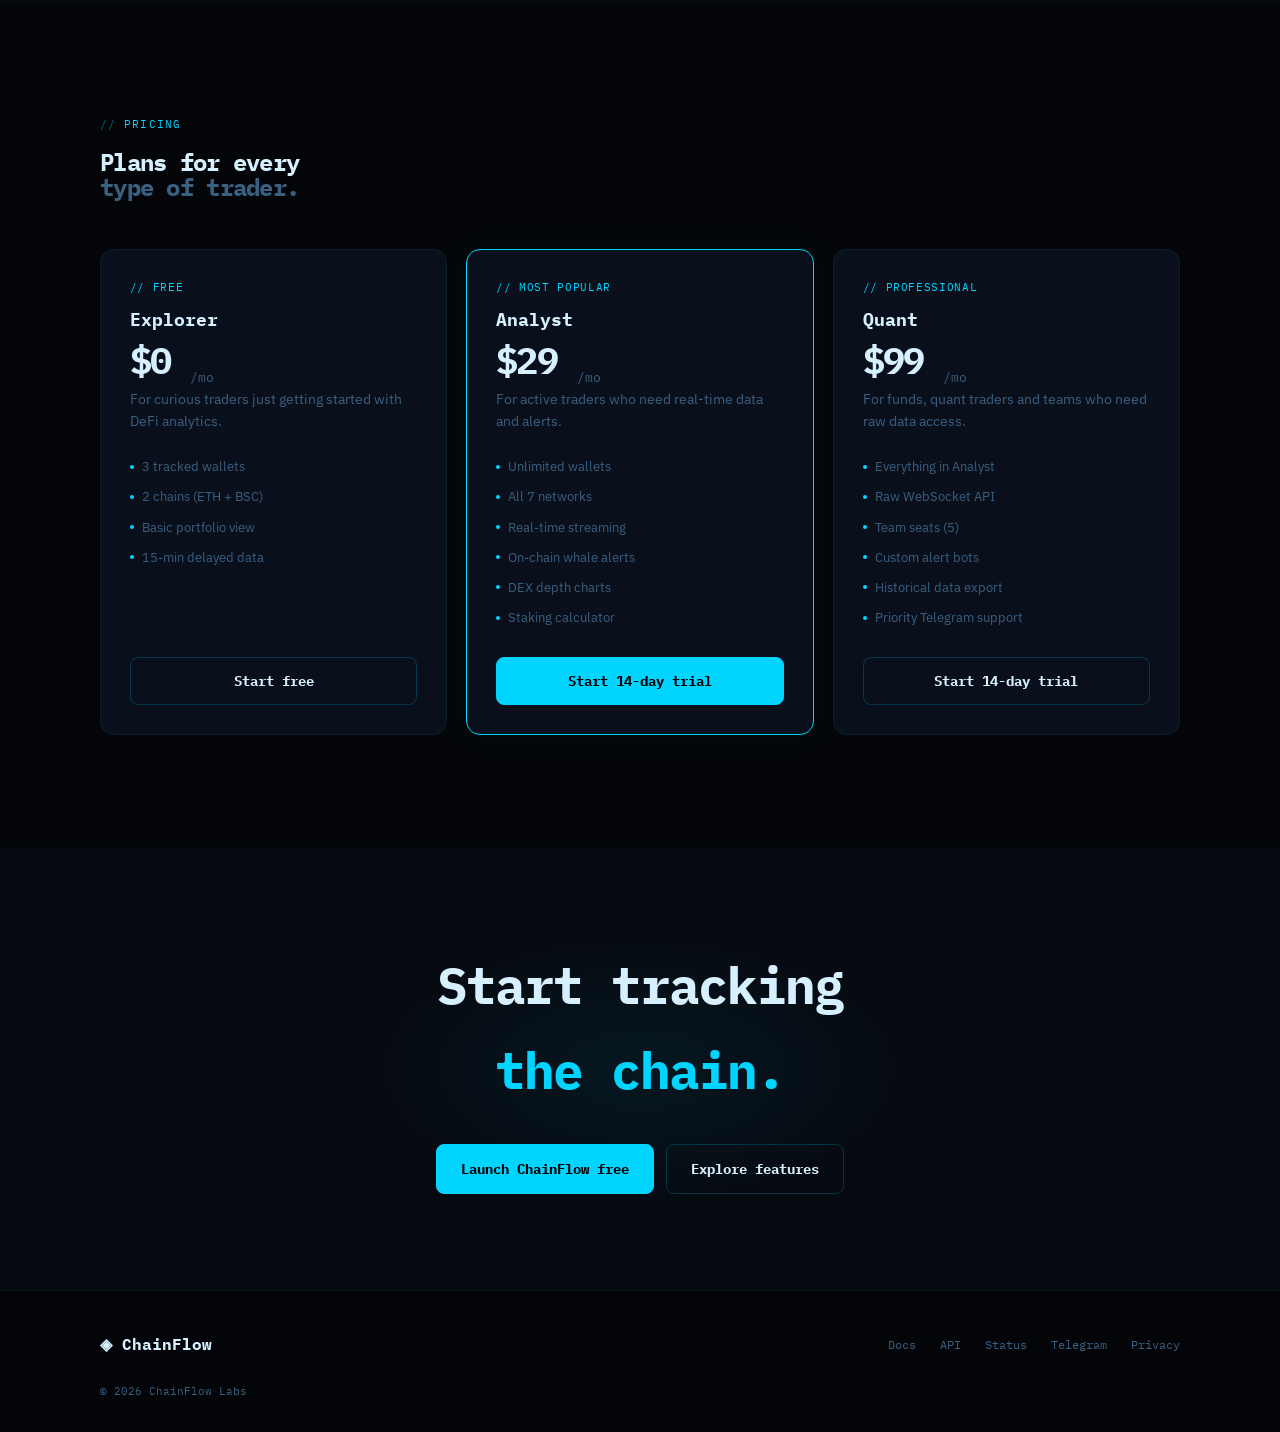
<file: chainflow.html>
<!DOCTYPE html>
<html lang="en">
<head>
<meta charset="UTF-8">
<meta name="viewport" content="width=device-width, initial-scale=1.0">
<title>ChainFlow — DeFi Analytics for serious traders</title>
<meta name="description" content="ChainFlow is a real-time DeFi analytics platform with wallet tracking, on-chain alerts, staking calculator and cross-chain portfolio view.">
<link rel="preconnect" href="https://fonts.googleapis.com">
<link rel="preconnect" href="https://fonts.gstatic.com" crossorigin>
<link href="https://fonts.googleapis.com/css2?family=IBM+Plex+Mono:wght@300;400;500;700&family=IBM+Plex+Sans:wght@300;400;500;600;700&display=swap" rel="stylesheet">
<style>
:root{
  --bg:#030508;
  --bg2:#060910;
  --surface:#0A0F1C;
  --surface2:#0E1525;
  --border:rgba(0,212,255,.08);
  --border2:rgba(0,212,255,.2);
  --ink:#D6F0FF;
  --muted:#3A6080;
  --accent:#00D4FF;
  --accent2:#33DFFF;
  --glow:rgba(0,212,255,.15);
  --green:#00E5A0;
  --red:#FF4060;
  --purple:#8B5CF6;
  --yellow:#FFD60A;
  --f-mono:'IBM Plex Mono',monospace;
  --f-body:'IBM Plex Sans',sans-serif;
  --r:8px;
  --max:1160px;
  --g:clamp(1.25rem,4vw,2.5rem);
}
*,*::before,*::after{box-sizing:border-box}
html{scroll-behavior:smooth}
body{margin:0;background:var(--bg);color:var(--ink);font-family:var(--f-body);font-size:16px;line-height:1.65;-webkit-font-smoothing:antialiased}
a{color:inherit;text-decoration:none}ul{list-style:none;margin:0;padding:0}h1,h2,h3{margin:0;letter-spacing:-.03em}p{margin:0}button{font-family:inherit;cursor:pointer}
a:focus-visible,button:focus-visible{outline:2px solid var(--accent);outline-offset:3px}
@media(prefers-reduced-motion:reduce){html{scroll-behavior:auto}*{animation-duration:.001ms!important;transition-duration:.001ms!important}}

body::before{content:'';position:fixed;inset:0;background-image:linear-gradient(rgba(0,212,255,.025) 1px,transparent 1px),linear-gradient(90deg,rgba(0,212,255,.025) 1px,transparent 1px);background-size:40px 40px;pointer-events:none;z-index:0}

.wrap{max-width:var(--max);margin:0 auto;padding-left:var(--g);padding-right:var(--g);position:relative;z-index:1}

nav{position:sticky;top:0;z-index:50;border-bottom:1px solid transparent;transition:background .3s,border-color .3s}
nav.sc{background:rgba(3,5,8,.9);backdrop-filter:blur(16px);border-bottom-color:var(--border)}
.nav-row{display:flex;align-items:center;height:64px;gap:2rem;position:relative;z-index:1}
.n-logo{font-family:var(--f-mono);font-weight:700;font-size:1.1rem;margin-right:auto;letter-spacing:-.02em;color:var(--ink);display:flex;align-items:center;gap:.5rem}
.n-logo-icon{color:var(--accent);font-size:.9rem}
.n-links{display:flex;gap:1.5rem;color:var(--muted);font-size:.85rem;font-weight:500}
.n-links a:hover{color:var(--ink)}
.n-btns{display:flex;gap:.6rem;align-items:center}
.n-sec{font-size:.82rem;font-weight:500;color:var(--muted);padding:.42rem .9rem;border:1px solid var(--border);border-radius:var(--r);transition:color .2s,border-color .2s}
.n-sec:hover{color:var(--ink);border-color:var(--border2)}
.n-cta{font-size:.82rem;font-weight:700;padding:.48rem 1.1rem;border-radius:var(--r);background:var(--accent);color:#000;border:none;transition:background .2s,transform .2s,box-shadow .2s;font-family:var(--f-mono)}
.n-cta:hover{background:var(--accent2);transform:translateY(-1px);box-shadow:0 6px 20px var(--glow)}
.burger{display:none;background:none;border:0;padding:.3rem;cursor:pointer}
.burger span{display:block;width:20px;height:1.5px;background:var(--ink);margin:5px 0}
.mob{display:none;flex-direction:column;padding:0 var(--g) 1.5rem;gap:.1rem;position:relative;z-index:1}
.mob a{padding:.75rem 0;border-bottom:1px solid var(--border);color:var(--muted)}
nav.open .mob{display:flex}

.hero{padding:clamp(4rem,10vw,7.5rem) 0 clamp(2rem,5vw,3rem);position:relative;overflow:hidden}
.hero-glow{position:absolute;top:-30%;left:50%;transform:translateX(-50%);width:900px;height:600px;background:radial-gradient(ellipse,rgba(0,212,255,.07) 0%,transparent 65%);pointer-events:none}
.hero-inner{text-align:center;position:relative;z-index:1}
.hero-tag{display:inline-flex;align-items:center;gap:.5rem;padding:.3rem 1rem;border:1px solid var(--border2);border-radius:99px;font-family:var(--f-mono);font-size:.72rem;color:var(--accent);margin-bottom:1.8rem;letter-spacing:.04em;background:rgba(0,212,255,.05)}
.hero-tag span{width:7px;height:7px;border-radius:50%;background:var(--accent);box-shadow:0 0 6px var(--accent);display:inline-block;animation:pulse-g 1.6s ease-in-out infinite}
@keyframes pulse-g{0%,100%{opacity:1}50%{opacity:.4}}
.hero h1{font-size:clamp(2.8rem,1.4rem+5.5vw,6rem);font-weight:700;line-height:1.01;font-family:var(--f-mono)}
.hero h1 .hl{color:var(--accent);text-shadow:0 0 30px rgba(0,212,255,.3)}
.hero-sub{margin:1.8rem auto 0;color:var(--muted);font-size:1.08rem;max-width:54ch;line-height:1.75}
.hero-btns{display:flex;justify-content:center;gap:.8rem;flex-wrap:wrap;margin-top:2.2rem}
.btn{display:inline-flex;align-items:center;gap:.5rem;padding:.78rem 1.5rem;border-radius:var(--r);font-weight:700;font-size:.88rem;border:1px solid transparent;transition:all .2s;font-family:var(--f-mono)}
.btn-cy{background:var(--accent);color:#000;border-color:var(--accent);box-shadow:0 0 0 0 var(--glow)}
.btn-cy:hover{background:var(--accent2);box-shadow:0 0 30px var(--glow);transform:translateY(-1px)}
.btn-out{border-color:var(--border2);color:var(--ink)}
.btn-out:hover{border-color:var(--accent);color:var(--accent)}
.hero-note{font-family:var(--f-mono);font-size:.72rem;color:var(--muted);margin-top:1rem}

.live-dash{margin-top:4rem;border:1px solid var(--border2);border-radius:18px;background:var(--surface);overflow:hidden;box-shadow:0 30px 60px -20px rgba(0,0,0,.8)}
.ld-header{padding:.8rem 1.2rem;background:var(--surface2);border-bottom:1px solid var(--border);display:flex;align-items:center;justify-content:space-between}
.ld-dots{display:flex;gap:.4rem}
.ld-dot{width:10px;height:10px;border-radius:50%}
.ld-dot.r{background:#FF5F56}.ld-dot.y{background:#FFBD2E}.ld-dot.g{background:#27C93F}
.ld-title{font-family:var(--f-mono);font-size:.72rem;color:var(--muted)}
.ld-badge{font-family:var(--f-mono);font-size:.68rem;color:var(--green);display:flex;align-items:center;gap:.4rem}
.ld-badge span{width:6px;height:6px;border-radius:50%;background:var(--green);animation:pulse-g 1.5s ease-in-out infinite}
.ld-body{display:grid;grid-template-columns:repeat(4,1fr);border-bottom:1px solid var(--border)}
.ld-stat{padding:1.2rem;border-right:1px solid var(--border)}
.ld-stat:last-child{border-right:0}
.ld-stat-label{font-family:var(--f-mono);font-size:.62rem;letter-spacing:.08em;text-transform:uppercase;color:var(--muted);margin-bottom:.35rem}
.ld-stat-val{font-family:var(--f-mono);font-size:1.4rem;font-weight:700;color:var(--ink);letter-spacing:-.03em;line-height:1}
.ld-stat-chg{font-family:var(--f-mono);font-size:.68rem;margin-top:.25rem}
.pos{color:var(--green)}.neg{color:var(--red)}

.chart-wrap{padding:1.2rem;position:relative}
.chart-grid{position:absolute;inset:1.2rem;background-image:linear-gradient(rgba(0,212,255,.03) 1px,transparent 1px);background-size:100% 25%}
.chart-svg{width:100%;display:block}
.chart-labels{display:flex;justify-content:space-between;padding:0 1.2rem .8rem;font-family:var(--f-mono);font-size:.65rem;color:var(--muted)}

.port-table{width:100%;border-collapse:collapse;font-family:var(--f-mono);font-size:.8rem}
.port-table th{padding:.6rem 1.2rem;text-align:left;font-weight:500;color:var(--muted);font-size:.65rem;letter-spacing:.08em;text-transform:uppercase;border-bottom:1px solid var(--border)}
.port-table td{padding:.65rem 1.2rem;border-bottom:1px solid rgba(0,212,255,.04)}
.port-table tr:last-child td{border-bottom:0}
.port-table tr:hover td{background:rgba(0,212,255,.02)}
.coin-name{display:flex;align-items:center;gap:.6rem}
.coin-icon{width:26px;height:26px;border-radius:50%;display:grid;place-items:center;font-size:.72rem;font-weight:700;flex-shrink:0}

.sec{padding:clamp(4rem,9vw,7rem) 0;position:relative;z-index:1}
.sec-tag{font-family:var(--f-mono);font-size:.7rem;letter-spacing:.1em;text-transform:uppercase;color:var(--accent);margin-bottom:1rem;display:flex;align-items:center;gap:.5rem}
.sec-tag::before{content:'//';opacity:.5}
h2.sh{font-size:clamp(2rem,1.2rem+3vw,3.5rem);font-weight:700;font-family:var(--f-mono);line-height:1.06}
h2.sh .dim{color:var(--muted)}

.bento{display:grid;grid-template-columns:repeat(6,1fr);gap:1rem;margin-top:3rem}
.bc{background:var(--surface);border:1px solid var(--border);border-radius:14px;padding:1.4rem;transition:border-color .25s,transform .25s;overflow:hidden;position:relative}
.bc:hover{border-color:var(--border2);transform:translateY(-2px)}
.bc.c2{grid-column:span 2}.bc.c3{grid-column:span 3}.bc.c4{grid-column:span 4}.bc.c6{grid-column:span 6}
.bc-ic{font-size:1.4rem;margin-bottom:.8rem}
.bc-tit{font-weight:700;font-size:.95rem;letter-spacing:-.02em;margin-bottom:.35rem}
.bc-des{font-size:.82rem;color:var(--muted);line-height:1.6}
.bc-mono{font-family:var(--f-mono);font-size:.72rem;color:var(--accent);margin-top:.7rem;opacity:.8}
.bc-glow{position:absolute;bottom:-40px;right:-40px;width:100px;height:100px;background:radial-gradient(circle,rgba(0,212,255,.1),transparent 70%);border-radius:50%;pointer-events:none}

.wallet-sec{background:var(--bg2);position:relative;z-index:1}
.wallet-grid{display:grid;grid-template-columns:1fr 1fr;gap:3rem;align-items:center}
.wallet-ui{border:1px solid var(--border2);border-radius:16px;background:var(--surface);overflow:hidden}
.w-header{padding:1rem 1.4rem;background:var(--surface2);border-bottom:1px solid var(--border);display:flex;align-items:center;justify-content:space-between}
.w-title{font-family:var(--f-mono);font-size:.8rem;font-weight:700;color:var(--ink)}
.w-status{font-family:var(--f-mono);font-size:.68rem;color:var(--green);display:flex;align-items:center;gap:.35rem}
.w-status span{width:5px;height:5px;border-radius:50%;background:var(--green)}
.w-body{padding:1.2rem 1.4rem}
.w-addr{font-family:var(--f-mono);font-size:.72rem;color:var(--muted);margin-bottom:1rem;padding:.5rem .8rem;background:var(--bg2);border:1px solid var(--border);border-radius:6px}
.w-total{margin-bottom:1rem}
.w-total-label{font-family:var(--f-mono);font-size:.65rem;letter-spacing:.08em;text-transform:uppercase;color:var(--muted);margin-bottom:.25rem}
.w-total-val{font-family:var(--f-mono);font-size:2rem;font-weight:700;color:var(--ink);letter-spacing:-.04em;line-height:1}
.w-total-usd{font-size:.78rem;color:var(--muted);font-family:var(--f-mono);margin-top:.2rem}
.w-alloc{margin-top:1rem}
.w-alloc-row{display:flex;justify-content:space-between;align-items:center;padding:.35rem 0;border-bottom:1px solid rgba(0,212,255,.04)}
.w-alloc-row:last-child{border:0}
.w-alloc-name{font-family:var(--f-mono);font-size:.75rem;color:var(--muted);display:flex;align-items:center;gap:.5rem}
.w-alloc-dot{width:6px;height:6px;border-radius:50%;flex-shrink:0}
.w-alloc-val{font-family:var(--f-mono);font-size:.75rem;color:var(--ink)}
.w-alloc-pct{font-family:var(--f-mono);font-size:.7rem;color:var(--muted);text-align:right}
.w-connect-btn{width:100%;margin-top:1.2rem;padding:.75rem;border-radius:var(--r);background:transparent;border:1px solid var(--border2);color:var(--accent);font-family:var(--f-mono);font-size:.82rem;font-weight:700;cursor:pointer;transition:all .2s}
.w-connect-btn:hover{background:rgba(0,212,255,.08);border-color:var(--accent)}

.calc-box{border:1px solid var(--border2);border-radius:16px;background:var(--surface);padding:1.5rem;margin-top:3rem}
.calc-head{font-family:var(--f-mono);font-size:.8rem;font-weight:700;color:var(--ink);margin-bottom:1.2rem;display:flex;align-items:center;gap:.6rem}
.calc-head::before{content:'$';color:var(--accent);font-size:.9rem}
.calc-row{display:grid;grid-template-columns:1fr 1fr 1fr;gap:1rem;margin-bottom:1.2rem}
.calc-field label{font-family:var(--f-mono);font-size:.65rem;letter-spacing:.08em;text-transform:uppercase;color:var(--muted);display:block;margin-bottom:.35rem}
.calc-field input,.calc-field select{width:100%;padding:.6rem .8rem;background:var(--bg2);border:1px solid var(--border);border-radius:6px;color:var(--ink);font-family:var(--f-mono);font-size:.85rem;outline:none;transition:border-color .2s}
.calc-field input:focus,.calc-field select:focus{border-color:var(--border2)}
.calc-field select option{background:var(--surface2)}
.calc-result{background:var(--bg2);border:1px solid var(--border);border-radius:10px;padding:1rem;display:grid;grid-template-columns:repeat(3,1fr);gap:1rem}
.calc-res-item{text-align:center}
.calc-res-label{font-family:var(--f-mono);font-size:.62rem;letter-spacing:.06em;text-transform:uppercase;color:var(--muted);margin-bottom:.3rem}
.calc-res-val{font-family:var(--f-mono);font-size:1.3rem;font-weight:700;color:var(--green);letter-spacing:-.03em}

.price-grid{display:grid;grid-template-columns:repeat(3,1fr);gap:1.2rem;margin-top:3rem}
.pc3{border:1px solid var(--border);border-radius:14px;padding:1.8rem;background:var(--surface);display:flex;flex-direction:column;transition:border-color .25s}
.pc3:hover{border-color:var(--border2)}
.pc3.pop{border-color:var(--accent);box-shadow:0 0 30px rgba(0,212,255,.06)}
.pc3-badge{font-family:var(--f-mono);font-size:.68rem;color:var(--accent);letter-spacing:.06em;text-transform:uppercase;margin-bottom:.5rem}
.pc3-name{font-family:var(--f-mono);font-size:1.1rem;font-weight:700;color:var(--ink);margin-bottom:.5rem}
.pc3-price{font-family:var(--f-mono);font-size:2.3rem;font-weight:700;letter-spacing:-.05em;color:var(--ink);margin-bottom:.2rem;line-height:1}
.pc3-price sub{font-size:.8rem;font-weight:400;color:var(--muted);letter-spacing:0}
.pc3-desc{font-size:.85rem;color:var(--muted);margin-bottom:1.4rem;line-height:1.65}
.pc3-list{display:flex;flex-direction:column;gap:.5rem;flex:1;margin-bottom:1.8rem}
.pc3-list li{font-size:.84rem;color:var(--muted);display:flex;align-items:flex-start;gap:.5rem}
.pc3-list li::before{content:'';width:4px;height:4px;border-radius:50%;background:var(--accent);flex-shrink:0;margin-top:.6rem}
.pc3-btn{display:block;text-align:center;padding:.75rem;border-radius:var(--r);font-weight:700;font-size:.85rem;font-family:var(--f-mono);border:1px solid var(--border2);color:var(--ink);transition:all .2s}
.pc3-btn:hover{border-color:var(--accent);color:var(--accent)}
.pc3.pop .pc3-btn{background:var(--accent);color:#000;border-color:var(--accent)}
.pc3.pop .pc3-btn:hover{background:var(--accent2)}

.cta-sec{background:var(--bg2);padding:clamp(4rem,9vw,6rem) 0;text-align:center;position:relative;overflow:hidden;z-index:1}
.cta-sec::before{content:'';position:absolute;top:50%;left:50%;transform:translate(-50%,-50%);width:600px;height:300px;background:radial-gradient(ellipse,rgba(0,212,255,.07),transparent 70%);pointer-events:none}
.cta-sec h2{font-family:var(--f-mono);font-size:clamp(2rem,4vw,4rem);font-weight:700;letter-spacing:-.04em;position:relative;z-index:1}
.cta-sec h2 span{color:var(--accent)}

footer{border-top:1px solid var(--border);padding:2.5rem 0 2rem;position:relative;z-index:1}
.foot-row{display:flex;justify-content:space-between;align-items:center;gap:1rem;flex-wrap:wrap}
.foot-logo{font-family:var(--f-mono);font-weight:700;font-size:1rem;color:var(--ink)}
.foot-links{display:flex;gap:1.5rem;font-family:var(--f-mono);font-size:.72rem;color:var(--muted);flex-wrap:wrap}
.foot-links a:hover{color:var(--ink)}
.foot-legal{display:flex;justify-content:space-between;margin-top:1.5rem;font-family:var(--f-mono);font-size:.7rem;color:var(--muted);flex-wrap:wrap;gap:.5rem}

.rv{opacity:0;transform:translateY(20px);transition:opacity .6s ease,transform .6s ease}
.rv.on{opacity:1;transform:translateY(0)}

@media(max-width:960px){
  .bento{grid-template-columns:repeat(2,1fr)}
  .bc.c3,.bc.c4,.bc.c6{grid-column:span 2}
  .ld-body{grid-template-columns:repeat(2,1fr)}
  .ld-stat:nth-child(2){border-right:0}
  .ld-stat:nth-child(3){border-top:1px solid var(--border)}
  .wallet-grid{grid-template-columns:1fr}
  .price-grid{grid-template-columns:1fr}
  .calc-row{grid-template-columns:1fr}
}
@media(max-width:768px){
  .n-links,.n-btns{display:none}
  .burger{display:block}
  .bento{grid-template-columns:1fr}
  .bc.c2,.bc.c3,.bc.c4,.bc.c6{grid-column:span 1}
  .calc-result{grid-template-columns:1fr}
}
</style>
</head>
<body>

<nav id="cnav">
  <div class="wrap nav-row">
    <span class="n-logo"><span class="n-logo-icon">◈</span>ChainFlow</span>
    <div class="n-links">
      <a href="#features">Features</a>
      <a href="#wallet">Wallet</a>
      <a href="#staking">Staking</a>
      <a href="#pricing">Pricing</a>
    </div>
    <div class="n-btns">
      <a href="#" class="n-sec">Sign in</a>
      <button class="n-cta" onclick="document.getElementById('pricing').scrollIntoView({behavior:'smooth'})">Launch app →</button>
    </div>
    <button class="burger" id="cbrgr"><span></span><span></span><span></span></button>
  </div>
  <div class="mob wrap">
    <a href="#features">Features</a>
    <a href="#pricing">Pricing</a>
  </div>
</nav>

<section class="hero" id="top">
  <div class="hero-glow"></div>
  <div class="wrap hero-inner">
    <div class="hero-tag"><span></span>Live on-chain data — refreshes every 3s</div>
    <h1>DeFi analytics<br>for <span class="hl">serious</span> traders.</h1>
    <p class="hero-sub">ChainFlow gives you real-time cross-chain portfolio tracking, on-chain whale alerts, staking yield calculator and DEX liquidity depth — all in one terminal.</p>
    <div class="hero-btns">
      <a href="#pricing" class="btn btn-cy">Launch app free</a>
      <a href="#features" class="btn btn-out">Explore features</a>
    </div>
    <p class="hero-note">// no wallet connection required to browse</p>

    <div class="live-dash rv">
      <div class="ld-header">
        <div class="ld-dots">
          <div class="ld-dot r"></div>
          <div class="ld-dot y"></div>
          <div class="ld-dot g"></div>
        </div>
        <span class="ld-title">ChainFlow Terminal v3.1 — Demo Mode</span>
        <span class="ld-badge"><span></span>Live</span>
      </div>
      <div class="ld-body">
        <div class="ld-stat">
          <div class="ld-stat-label">Portfolio value</div>
          <div class="ld-stat-val" id="stat-portfolio">$84,291</div>
          <div class="ld-stat-chg pos" id="stat-pchange">+$1,204 today</div>
        </div>
        <div class="ld-stat">
          <div class="ld-stat-label">Best performer</div>
          <div class="ld-stat-val" style="color:var(--green)">SOL</div>
          <div class="ld-stat-chg pos">+8.4% (24h)</div>
        </div>
        <div class="ld-stat">
          <div class="ld-stat-label">Total staked</div>
          <div class="ld-stat-val">$24,100</div>
          <div class="ld-stat-chg" style="color:var(--muted)">APY 12.4%</div>
        </div>
        <div class="ld-stat">
          <div class="ld-stat-label">Gas (ETH)</div>
          <div class="ld-stat-val" id="stat-gas">18 gwei</div>
          <div class="ld-stat-chg neg">↑ high</div>
        </div>
      </div>

      <div class="chart-wrap">
        <div class="chart-grid"></div>
        <svg class="chart-svg" viewBox="0 0 900 120" preserveAspectRatio="none" height="120">
          <defs>
            <linearGradient id="cg" x1="0" y1="0" x2="0" y2="1">
              <stop offset="0%" stop-color="#00D4FF" stop-opacity=".2"/>
              <stop offset="100%" stop-color="#00D4FF" stop-opacity="0"/>
            </linearGradient>
          </defs>
          <path id="chart-fill" fill="url(#cg)"/>
          <path id="chart-line" fill="none" stroke="#00D4FF" stroke-width="2"/>
        </svg>
        <div class="chart-labels">
          <span>7d</span><span>6d</span><span>5d</span><span>4d</span><span>3d</span><span>2d</span><span>1d</span><span>Now</span>
        </div>
      </div>

      <table class="port-table">
        <thead>
          <tr>
            <th>Asset</th>
            <th>Balance</th>
            <th>Value (USD)</th>
            <th>24h</th>
            <th>Allocation</th>
            <th>Network</th>
          </tr>
        </thead>
        <tbody id="port-tbody"></tbody>
      </table>
    </div>
  </div>
</section>

<section class="sec" id="features">
  <div class="wrap">
    <div class="sec-tag rv">Features</div>
    <h2 class="sh rv">Your edge<br><span class="dim">on every chain.</span></h2>
    <div class="bento">
      <div class="bc c3 rv">
        <div class="bc-ic"><svg viewBox="0 0 24 24" fill="none" stroke="currentColor" stroke-width="1.8" style="width:1em;height:1em;vertical-align:-0.15em"><path d="M12 19v-6M8.5 10.5a5 5 0 0 1 7 0M5.5 7.5a9 9 0 0 1 13 0" stroke-linecap="round"/><circle cx="12" cy="16.5" r="1.1" fill="currentColor" stroke="none"/></svg></div>
        <div class="bc-tit">Real-time whale tracking</div>
        <div class="bc-des">Monitor wallets holding $1M+ and get instant alerts when they make moves.</div>
        <div class="bc-mono">alert: 0x4f2a...e1c3 moved 2,400 ETH</div>
        <div class="bc-glow"></div>
      </div>
      <div class="bc c3 rv" style="transition-delay:.07s">
        <div class="bc-ic"><svg viewBox="0 0 24 24" fill="none" stroke="currentColor" stroke-width="1.8" style="width:1em;height:1em;vertical-align:-0.15em"><path d="M9 15 15 9M9.5 6.5 11 5a3.5 3.5 0 0 1 5 5l-1.5 1.5M14.5 17.5 13 19a3.5 3.5 0 0 1-5-5l1.5-1.5" stroke-linecap="round"/></svg></div>
        <div class="bc-tit">Cross-chain view</div>
        <div class="bc-des">Track ETH, Solana, BSC, TON, Arbitrum, Optimism and Polygon in a single dashboard.</div>
        <div class="bc-mono">7 networks → 1 terminal</div>
      </div>
      <div class="bc c2 rv" style="transition-delay:.14s">
        <div class="bc-ic"><svg viewBox="0 0 24 24" fill="none" stroke="currentColor" stroke-width="1.8" style="width:1em;height:1em;vertical-align:-0.15em"><path d="M4 20V10M12 20V4M20 20v-7" stroke-linecap="round"/></svg></div>
        <div class="bc-tit">DEX depth charts</div>
        <div class="bc-des">Live order book and liquidity depth from Uniswap, Curve, Raydium.</div>
      </div>
      <div class="bc c2 rv" style="transition-delay:.21s">
        <div class="bc-ic"><svg viewBox="0 0 24 24" fill="none" stroke="currentColor" stroke-width="1.8" style="width:1em;height:1em;vertical-align:-0.15em"><path d="M6 9a6 6 0 0 1 12 0c0 4 1.5 5.5 2 6.5H4c.5-1 2-2.5 2-6.5Z" stroke-linejoin="round"/><path d="M10 19a2 2 0 0 0 4 0" stroke-linecap="round"/></svg></div>
        <div class="bc-tit">Smart alerts</div>
        <div class="bc-des">Price, volume, gas and on-chain trigger alerts via Telegram or email.</div>
      </div>
      <div class="bc c2 rv" style="transition-delay:.28s">
        <div class="bc-ic"><svg viewBox="0 0 24 24" fill="none" stroke="currentColor" stroke-width="1.8" style="width:1em;height:1em;vertical-align:-0.15em"><rect x="5" y="3" width="14" height="18" rx="2"/><path d="M8 7h8M8 12h.01M12 12h.01M16 12h.01M8 16h.01M12 16h.01M16 16h.01" stroke-linecap="round"/></svg></div>
        <div class="bc-tit">Yield calculator</div>
        <div class="bc-des">Compare APY across 40+ staking and liquidity protocols.</div>
      </div>
      <div class="bc c4 rv" style="transition-delay:.1s">
        <div style="display:grid;grid-template-columns:1fr 1fr;gap:1rem;align-items:center">
          <div>
            <div class="bc-tit">Gas tracker</div>
            <div class="bc-des" style="margin-top:.4rem">Monitor gas prices across all supported networks with 1-hour predictions.</div>
          </div>
          <div style="display:flex;flex-direction:column;gap:.5rem">
            <div style="display:flex;justify-content:space-between;font-family:var(--f-mono);font-size:.75rem"><span style="color:var(--muted)">ETH</span><span style="color:var(--red)">18 gwei</span></div>
            <div style="display:flex;justify-content:space-between;font-family:var(--f-mono);font-size:.75rem"><span style="color:var(--muted)">BSC</span><span style="color:var(--green)">5 gwei</span></div>
            <div style="display:flex;justify-content:space-between;font-family:var(--f-mono);font-size:.75rem"><span style="color:var(--muted)">MATIC</span><span style="color:var(--green)">0.04 gwei</span></div>
            <div style="display:flex;justify-content:space-between;font-family:var(--f-mono);font-size:.75rem"><span style="color:var(--muted)">ARB</span><span style="color:var(--green)">0.1 gwei</span></div>
          </div>
        </div>
      </div>
      <div class="bc c6 rv" style="transition-delay:.08s">
        <div style="display:flex;align-items:center;justify-content:space-between;gap:2rem;flex-wrap:wrap">
          <div>
            <div class="bc-tit">Supported networks</div>
            <div class="bc-des" style="margin-top:.3rem">Unified tracking across all major chains.</div>
          </div>
          <div style="display:flex;gap:.7rem;flex-wrap:wrap">
            <span style="font-family:var(--f-mono);font-size:.75rem;padding:.3rem .7rem;background:var(--bg2);border:1px solid var(--border);border-radius:6px;color:var(--muted)">◆ ETH</span>
            <span style="font-family:var(--f-mono);font-size:.75rem;padding:.3rem .7rem;background:var(--bg2);border:1px solid var(--border);border-radius:6px;color:var(--muted)">◎ SOL</span>
            <span style="font-family:var(--f-mono);font-size:.75rem;padding:.3rem .7rem;background:var(--bg2);border:1px solid var(--border);border-radius:6px;color:var(--muted)">⬡ BSC</span>
            <span style="font-family:var(--f-mono);font-size:.75rem;padding:.3rem .7rem;background:var(--bg2);border:1px solid var(--border);border-radius:6px;color:var(--muted)"><svg viewBox="0 0 24 24" fill="none" stroke="currentColor" stroke-width="1.8" style="width:1em;height:1em;vertical-align:-0.15em"><path d="M6 4h12l3 5-9 11L3 9Z" stroke-linejoin="round"/><path d="M3 9h18M9 4l-2 5 5 11 5-11-2-5" stroke-linejoin="round"/></svg> TON</span>
            <span style="font-family:var(--f-mono);font-size:.75rem;padding:.3rem .7rem;background:var(--bg2);border:1px solid var(--border);border-radius:6px;color:var(--muted)">▲ ARB</span>
            <span style="font-family:var(--f-mono);font-size:.75rem;padding:.3rem .7rem;background:var(--bg2);border:1px solid var(--border);border-radius:6px;color:var(--muted)">⬣ MATIC</span>
            <span style="font-family:var(--f-mono);font-size:.75rem;padding:.3rem .7rem;background:var(--bg2);border:1px solid var(--border);border-radius:6px;color:var(--muted)">● OP</span>
          </div>
        </div>
      </div>
    </div>
  </div>
</section>

<section class="sec wallet-sec" id="wallet">
  <div class="wrap">
    <div class="wallet-grid">
      <div class="rv">
        <div class="sec-tag">Wallet tracking</div>
        <h2 class="sh">Watch any<br><span class="dim">wallet, anytime.</span></h2>
        <p style="color:var(--muted);margin-top:1.2rem;font-size:1rem;line-height:1.75">Paste any public address to instantly see holdings, transaction history, DeFi positions and staking rewards — no wallet connection required.</p>
        <ul style="margin-top:1.4rem;display:flex;flex-direction:column;gap:.6rem">
          <li style="display:flex;align-items:center;gap:.6rem;font-size:.88rem;color:var(--muted)"><span style="color:var(--green)">✓</span> Track unlimited wallets</li>
          <li style="display:flex;align-items:center;gap:.6rem;font-size:.88rem;color:var(--muted)"><span style="color:var(--green)">✓</span> Historical P&L charts</li>
          <li style="display:flex;align-items:center;gap:.6rem;font-size:.88rem;color:var(--muted)"><span style="color:var(--green)">✓</span> DeFi position breakdown</li>
          <li style="display:flex;align-items:center;gap:.6rem;font-size:.88rem;color:var(--muted)"><span style="color:var(--green)">✓</span> NFT floor price tracking</li>
        </ul>
      </div>
      <div class="wallet-ui rv" style="transition-delay:.1s">
        <div class="w-header">
          <span class="w-title">Portfolio Overview</span>
          <span class="w-status"><span></span>Connected</span>
        </div>
        <div class="w-body">
          <div class="w-addr">0x71C7656EC7ab88b098defB751B7401B5f6d8976F</div>
          <div class="w-total">
            <div class="w-total-label">Total value</div>
            <div class="w-total-val">$84,291.40</div>
            <div class="w-total-usd">≈ 14.42 ETH · <span class="pos">+1.45%</span></div>
          </div>
          <div class="w-alloc">
            <div class="w-alloc-row">
              <span class="w-alloc-name"><span class="w-alloc-dot" style="background:#627EEA"></span>Ethereum</span>
              <span class="w-alloc-val">$42,140</span>
              <span class="w-alloc-pct">50%</span>
            </div>
            <div class="w-alloc-row">
              <span class="w-alloc-name"><span class="w-alloc-dot" style="background:#9945FF"></span>Solana</span>
              <span class="w-alloc-val">$16,858</span>
              <span class="w-alloc-pct">20%</span>
            </div>
            <div class="w-alloc-row">
              <span class="w-alloc-name"><span class="w-alloc-dot" style="background:#0088CC"></span>TON</span>
              <span class="w-alloc-val">$12,644</span>
              <span class="w-alloc-pct">15%</span>
            </div>
            <div class="w-alloc-row">
              <span class="w-alloc-name"><span class="w-alloc-dot" style="background:#F3BA2F"></span>Other</span>
              <span class="w-alloc-val">$12,650</span>
              <span class="w-alloc-pct">15%</span>
            </div>
          </div>
          <button class="w-connect-btn">+ Track another wallet</button>
        </div>
      </div>
    </div>

    <div class="calc-box rv" id="staking">
      <div class="calc-head">Staking yield calculator</div>
      <div class="calc-row">
        <div class="calc-field">
          <label>Amount (USD)</label>
          <input type="number" id="calc-amount" value="10000" min="1" oninput="calcYield()">
        </div>
        <div class="calc-field">
          <label>Protocol</label>
          <select id="calc-proto" onchange="calcYield()">
            <option value="12.4">TON Staking (12.4% APY)</option>
            <option value="8.1">ETH Lido (8.1% APY)</option>
            <option value="18.5">SOL Marinade (18.5% APY)</option>
            <option value="6.2">USDC Aave (6.2% APY)</option>
            <option value="22.0">BNB Chain (22.0% APY)</option>
          </select>
        </div>
        <div class="calc-field">
          <label>Duration</label>
          <select id="calc-dur" onchange="calcYield()">
            <option value="1">1 month</option>
            <option value="3">3 months</option>
            <option value="6">6 months</option>
            <option value="12" selected>12 months</option>
            <option value="24">24 months</option>
          </select>
        </div>
      </div>
      <div class="calc-result">
        <div class="calc-res-item">
          <div class="calc-res-label">Total rewards</div>
          <div class="calc-res-val" id="calc-rewards">$1,240</div>
        </div>
        <div class="calc-res-item">
          <div class="calc-res-label">Final value</div>
          <div class="calc-res-val" id="calc-final">$11,240</div>
        </div>
        <div class="calc-res-item">
          <div class="calc-res-label">Daily earnings</div>
          <div class="calc-res-val" id="calc-daily">$3.40</div>
        </div>
      </div>
    </div>
  </div>
</section>

<section class="sec" id="pricing">
  <div class="wrap">
    <div class="sec-tag rv">Pricing</div>
    <h2 class="sh rv">Plans for every<br><span class="dim">type of trader.</span></h2>
    <div class="price-grid">
      <div class="pc3 rv">
        <div class="pc3-badge">// FREE</div>
        <div class="pc3-name">Explorer</div>
        <div class="pc3-price">$0 <sub>/mo</sub></div>
        <p class="pc3-desc">For curious traders just getting started with DeFi analytics.</p>
        <ul class="pc3-list">
          <li>3 tracked wallets</li>
          <li>2 chains (ETH + BSC)</li>
          <li>Basic portfolio view</li>
          <li>15-min delayed data</li>
        </ul>
        <a href="#" class="pc3-btn">Start free</a>
      </div>
      <div class="pc3 pop rv" style="transition-delay:.08s">
        <div class="pc3-badge" style="color:var(--accent);font-size:.68rem;font-family:var(--f-mono);letter-spacing:.06em;text-transform:uppercase;margin-bottom:.5rem">// MOST POPULAR</div>
        <div class="pc3-name">Analyst</div>
        <div class="pc3-price">$29 <sub>/mo</sub></div>
        <p class="pc3-desc">For active traders who need real-time data and alerts.</p>
        <ul class="pc3-list">
          <li>Unlimited wallets</li>
          <li>All 7 networks</li>
          <li>Real-time streaming</li>
          <li>On-chain whale alerts</li>
          <li>DEX depth charts</li>
          <li>Staking calculator</li>
        </ul>
        <a href="#" class="pc3-btn">Start 14-day trial</a>
      </div>
      <div class="pc3 rv" style="transition-delay:.16s">
        <div class="pc3-badge">// PROFESSIONAL</div>
        <div class="pc3-name">Quant</div>
        <div class="pc3-price">$99 <sub>/mo</sub></div>
        <p class="pc3-desc">For funds, quant traders and teams who need raw data access.</p>
        <ul class="pc3-list">
          <li>Everything in Analyst</li>
          <li>Raw WebSocket API</li>
          <li>Team seats (5)</li>
          <li>Custom alert bots</li>
          <li>Historical data export</li>
          <li>Priority Telegram support</li>
        </ul>
        <a href="#" class="pc3-btn">Start 14-day trial</a>
      </div>
    </div>
  </div>
</section>

<section class="cta-sec">
  <div class="wrap">
    <h2 class="rv">Start tracking<br><span>the chain.</span></h2>
    <div class="hero-btns rv" style="margin-top:2rem;transition-delay:.1s">
      <a href="#pricing" class="btn btn-cy">Launch ChainFlow free</a>
      <a href="#features" class="btn btn-out">Explore features</a>
    </div>
  </div>
</section>

<footer>
  <div class="wrap">
    <div class="foot-row">
      <span class="foot-logo">◈ ChainFlow</span>
      <div class="foot-links">
        <a href="#">Docs</a><a href="#">API</a><a href="#">Status</a><a href="#">Telegram</a><a href="#">Privacy</a>
      </div>
    </div>
    <div class="foot-legal">
      <span>© 2026 ChainFlow Labs</span>    </div>
  </div>
</footer>

<script>

var cnav=document.getElementById('cnav');
addEventListener('scroll',function(){cnav.classList.toggle('sc',scrollY>8)},{passive:true});
document.getElementById('cbrgr').onclick=function(){cnav.classList.toggle('open')};

var pts=[45,60,52,70,65,80,72,90,76,88,82,95,87,100,91,96];
var n=pts.length,w=900,h=120,pad=4;
var min=Math.min.apply(null,pts),max=Math.max.apply(null,pts);
function mapY(v){return h-pad-(v-min)/(max-min)*(h-pad*2);}
var coords=pts.map(function(v,i){return [(i/(n-1))*w, mapY(v)]});
var d=coords.map(function(p,i){return (i===0?'M':'L')+p[0].toFixed(1)+','+p[1].toFixed(1)}).join(' ');
document.getElementById('chart-line').setAttribute('d',d);
document.getElementById('chart-fill').setAttribute('d',d+' L'+w+','+h+' L0,'+h+' Z');

var assets=[
  {name:'Ethereum',sym:'ETH',icon:'◆',iconColor:'#627EEA',bal:'7.22 ETH',val:'$24,140',chg:'+3.2%',pos:true,alloc:'50%',net:'ETH'},
  {name:'Solana',sym:'SOL',icon:'◎',iconColor:'#9945FF',bal:'113 SOL',val:'$16,858',chg:'+8.4%',pos:true,alloc:'20%',net:'SOL'},
  {name:'TON',sym:'TON',icon:'◇',iconColor:'#0088CC',bal:'2,163 TON',val:'$12,644',chg:'+2.1%',pos:true,alloc:'15%',net:'TON'},
  {name:'USDT',sym:'USDT',icon:'$',iconColor:'#26A17B',bal:'12,450 USDT',val:'$12,450',chg:'0.0%',pos:true,alloc:'15%',net:'ETH'},
];
var tbody=document.getElementById('port-tbody');
assets.forEach(function(a){
  var tr=document.createElement('tr');
  tr.innerHTML=`<td><div class="coin-name"><span class="coin-icon" style="background:${a.iconColor}22;color:${a.iconColor}">${a.icon}</span>${a.name}</div></td><td>${a.bal}</td><td>${a.val}</td><td class="${a.pos?'pos':'neg'}">${a.chg}</td><td style="color:var(--muted)">${a.alloc}</td><td style="color:var(--muted)">${a.net}</td>`;
  tbody.appendChild(tr);
});

setInterval(function(){
  var base=84291,change=(Math.random()-.4)*200;
  var val=base+change;
  var el=document.getElementById('stat-portfolio');
  if(el)el.textContent='$'+val.toFixed(0).replace(/\B(?=(\d{3})+(?!\d))/g,',');
  var gas=Math.floor(15+Math.random()*8);
  var gEl=document.getElementById('stat-gas');
  if(gEl)gEl.textContent=gas+' gwei';
},3000);

function calcYield(){
  var amt=parseFloat(document.getElementById('calc-amount').value)||0;
  var apy=parseFloat(document.getElementById('calc-proto').value)||0;
  var months=parseInt(document.getElementById('calc-dur').value)||12;
  var rewards=amt*(apy/100)*(months/12);
  var final=amt+rewards;
  var daily=rewards/(months*30.44);
  document.getElementById('calc-rewards').textContent='$'+rewards.toFixed(0).replace(/\B(?=(\d{3})+(?!\d))/g,',');
  document.getElementById('calc-final').textContent='$'+final.toFixed(0).replace(/\B(?=(\d{3})+(?!\d))/g,',');
  document.getElementById('calc-daily').textContent='$'+daily.toFixed(2);
}
calcYield();

if('IntersectionObserver' in window){
  var obs=new IntersectionObserver(function(e){e.forEach(function(x){if(x.isIntersecting){x.target.classList.add('on');obs.unobserve(x.target)}})},{rootMargin:'0px 0px -60px 0px',threshold:.04});
  document.querySelectorAll('.rv').forEach(function(el){obs.observe(el)});
}else document.querySelectorAll('.rv').forEach(function(el){el.classList.add('on')});
</script>
</body>
</html>
</file>
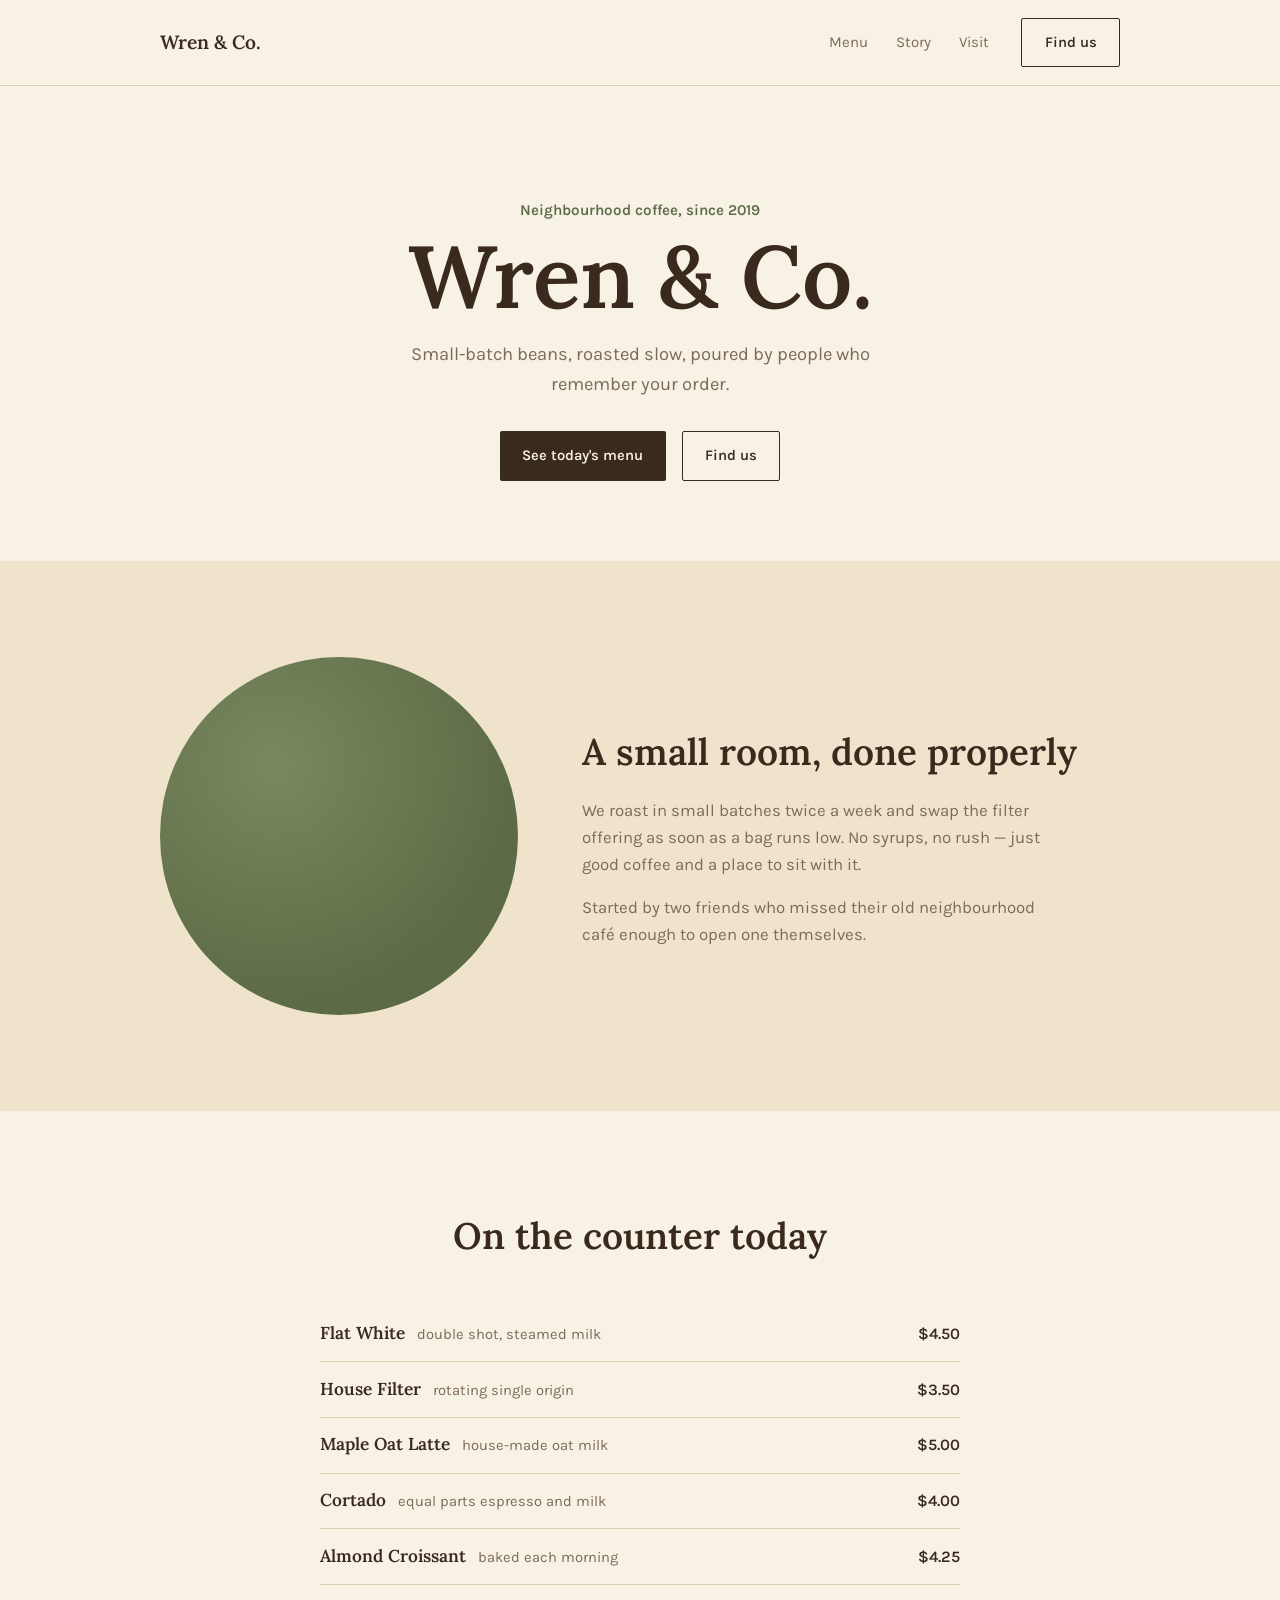
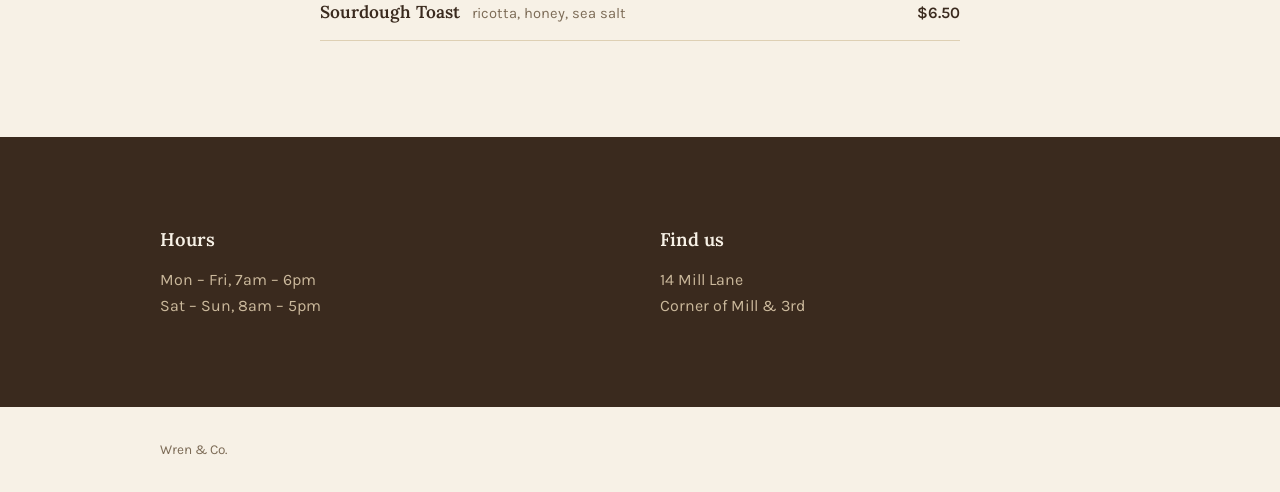
<file: coffee.html>
<!DOCTYPE html>
<html lang="en">
<head>
<meta charset="UTF-8">
<meta name="viewport" content="width=device-width, initial-scale=1.0">
<title>Wren &amp; Co. — Neighbourhood Coffee</title>
<meta name="description" content="Small-batch coffee and pastries in a small room done properly. Open daily.">
<link rel="preconnect" href="https://fonts.googleapis.com">
<link rel="preconnect" href="https://fonts.gstatic.com" crossorigin>
<link href="https://fonts.googleapis.com/css2?family=Lora:ital,wght@0,500;0,600;1,500&family=Karla:wght@400;500;600;700&display=swap" rel="stylesheet">
<style>
  :root{
    --cream:#F7F1E6; --cream-alt:#EFE3CC; --ink:#3A2A1E; --ink-muted:#7C6B56;
    --accent:#5C6B45; --line:#DED0B4;
    --serif:"Lora",serif; --sans:"Karla",sans-serif;
  }
  *{box-sizing:border-box;}
  body{margin:0;background:var(--cream);color:var(--ink);font-family:var(--sans);line-height:1.6;-webkit-font-smoothing:antialiased;}
  h1,h2,h3{font-family:var(--serif);font-weight:600;margin:0;}
  p{margin:0;}
  a{color:inherit;text-decoration:none;}
  ul{list-style:none;margin:0;padding:0;}
  html{scroll-behavior:smooth;}
  a:focus-visible,button:focus-visible{outline:2px solid var(--accent);outline-offset:3px;}
  @media (prefers-reduced-motion:reduce){*{animation-duration:.001ms !important;transition-duration:.001ms !important;}}

  .wrap{max-width:1040px;margin:0 auto;padding:0 clamp(1.25rem,4vw,2.5rem);}

  .nav{position:sticky;top:0;z-index:20;background:rgba(247,241,230,.9);backdrop-filter:blur(8px);border-bottom:1px solid var(--line);}
  .nav-inner{max-width:1040px;margin:0 auto;padding:1.1rem clamp(1.25rem,4vw,2.5rem);display:flex;align-items:center;gap:2rem;}
  .logo{font-family:var(--serif);font-size:1.2rem;font-weight:600;margin-right:auto;}
  .nav-links{display:flex;gap:1.75rem;}
  .nav-links a{font-size:.94rem;color:var(--ink-muted);}
  .nav-links a:hover{color:var(--ink);}
  .btn{display:inline-flex;align-items:center;justify-content:center;padding:.75rem 1.4rem;border-radius:2px;font-weight:600;font-size:.92rem;cursor:pointer;}
  .btn-solid{background:var(--ink);color:var(--cream);}
  .btn-solid:hover{background:#2C2015;}
  .btn-line{border:1px solid var(--ink);}
  .btn-line:hover{background:var(--ink);color:var(--cream);}
  .burger{display:none;flex-direction:column;gap:5px;background:none;border:none;padding:.4rem;cursor:pointer;}
  .burger span{width:20px;height:2px;background:var(--ink);}
  .nav-mobile{display:none;flex-direction:column;padding:0 clamp(1.25rem,4vw,2.5rem) 1.25rem;gap:.25rem;}
  .nav-mobile a{padding:.65rem 0;border-bottom:1px solid var(--line);font-size:1rem;}
  .nav.open .nav-mobile{display:flex;}

  .hero{padding:clamp(4rem,10vw,7rem) 0 clamp(3rem,7vw,5rem);text-align:center;}
  .hero-eyebrow{color:var(--accent);font-weight:600;font-size:.95rem;}
  .hero h1{font-size:clamp(3rem,2rem + 5vw,5.5rem);margin-top:.6rem;line-height:1;}
  .hero-lede{max-width:44ch;margin:1.3rem auto 0;font-size:1.15rem;color:var(--ink-muted);}
  .hero-actions{margin-top:2rem;display:flex;gap:1rem;justify-content:center;flex-wrap:wrap;}

  .story{background:var(--cream-alt);}
  .story-grid{max-width:1040px;margin:0 auto;padding:clamp(3.5rem,8vw,6rem) clamp(1.25rem,4vw,2.5rem);display:grid;grid-template-columns:.8fr 1.2fr;gap:clamp(2rem,5vw,4rem);align-items:center;}
  .story-mark{aspect-ratio:1;border-radius:50%;background:radial-gradient(circle at 32% 30%, #79885F, var(--accent) 70%);}
  .story-text h2{font-size:clamp(1.7rem,1.3rem + 2vw,2.3rem);}
  .story-text p{margin-top:1rem;max-width:48ch;color:var(--ink-muted);font-size:1.05rem;}

  .menu{padding:clamp(4rem,9vw,6rem) 0;}
  .menu h2{font-size:clamp(1.7rem,1.3rem + 2vw,2.3rem);text-align:center;}
  .menu-list{max-width:640px;margin:2.5rem auto 0;}
  .menu-list li{display:flex;align-items:baseline;gap:.75rem;padding:.85rem 0;border-bottom:1px solid var(--line);}
  .m-name{font-family:var(--serif);font-weight:600;font-size:1.08rem;}
  .m-desc{color:var(--ink-muted);font-size:.92rem;flex:1;}
  .m-price{font-weight:600;}

  .visit{background:var(--ink);color:var(--cream);}
  .visit-grid{max-width:1040px;margin:0 auto;padding:clamp(3.5rem,8vw,5.5rem) clamp(1.25rem,4vw,2.5rem);display:grid;grid-template-columns:1fr 1fr;gap:2.5rem;}
  .visit h3{font-size:1.15rem;color:var(--cream);}
  .visit p{margin-top:.8rem;color:#CBB99C;}

  .footer{padding:2rem clamp(1.25rem,4vw,2.5rem);display:flex;justify-content:space-between;color:var(--ink-muted);font-size:.85rem;max-width:1040px;margin:0 auto;}

  @media (max-width:760px){
    .nav-links,.nav > .nav-inner .btn-line{display:none;}
    .burger{display:flex;}
    .story-grid{grid-template-columns:1fr;}
    .story-mark{max-width:160px;margin:0 auto;}
    .visit-grid{grid-template-columns:1fr;gap:2rem;}
    .footer{flex-direction:column;gap:.4rem;}
  }
</style>
</head>
<body>

<header class="nav" id="nav">
  <div class="nav-inner">
    <a href="#top" class="logo">Wren &amp; Co.</a>
    <nav class="nav-links">
      <a href="#menu">Menu</a>
      <a href="#story">Story</a>
      <a href="#visit">Visit</a>
    </nav>
    <a href="#visit" class="btn btn-line">Find us</a>
    <button class="burger" id="burger" aria-label="Toggle menu" aria-expanded="false"><span></span><span></span><span></span></button>
  </div>
  <div class="nav-mobile" id="navMobile">
    <a href="#menu">Menu</a>
    <a href="#story">Story</a>
    <a href="#visit">Visit</a>
  </div>
</header>

<section id="top" class="hero">
  <p class="hero-eyebrow">Neighbourhood coffee, since 2019</p>
  <h1>Wren &amp; Co.</h1>
  <p class="hero-lede">Small-batch beans, roasted slow, poured by people who remember your order.</p>
  <div class="hero-actions">
    <a href="#menu" class="btn btn-solid">See today's menu</a>
    <a href="#visit" class="btn btn-line">Find us</a>
  </div>
</section>

<section id="story" class="story">
  <div class="story-grid">
    <div class="story-mark" aria-hidden="true"></div>
    <div class="story-text">
      <h2>A small room, done properly</h2>
      <p>We roast in small batches twice a week and swap the filter offering as soon as a bag runs low. No syrups, no rush — just good coffee and a place to sit with it.</p>
      <p>Started by two friends who missed their old neighbourhood café enough to open one themselves.</p>
    </div>
  </div>
</section>

<section id="menu" class="menu">
  <div class="wrap">
    <h2>On the counter today</h2>
    <ul class="menu-list">
      <li><span class="m-name">Flat White</span><span class="m-desc">double shot, steamed milk</span><span class="m-price">$4.50</span></li>
      <li><span class="m-name">House Filter</span><span class="m-desc">rotating single origin</span><span class="m-price">$3.50</span></li>
      <li><span class="m-name">Maple Oat Latte</span><span class="m-desc">house-made oat milk</span><span class="m-price">$5.00</span></li>
      <li><span class="m-name">Cortado</span><span class="m-desc">equal parts espresso and milk</span><span class="m-price">$4.00</span></li>
      <li><span class="m-name">Almond Croissant</span><span class="m-desc">baked each morning</span><span class="m-price">$4.25</span></li>
      <li><span class="m-name">Sourdough Toast</span><span class="m-desc">ricotta, honey, sea salt</span><span class="m-price">$6.50</span></li>
    </ul>
  </div>
</section>

<section id="visit" class="visit">
  <div class="visit-grid">
    <div>
      <h3>Hours</h3>
      <p>Mon – Fri, 7am – 6pm<br>Sat – Sun, 8am – 5pm</p>
    </div>
    <div>
      <h3>Find us</h3>
      <p>14 Mill Lane<br>Corner of Mill &amp; 3rd</p>
    </div>
  </div>
</section>

<footer class="footer">
  <p>Wren &amp; Co.</p>
</footer>

<script>
  var nav = document.getElementById('nav');
  var burger = document.getElementById('burger');
  burger.addEventListener('click', function () {
    var open = nav.classList.toggle('open');
    burger.setAttribute('aria-expanded', open ? 'true' : 'false');
  });
  document.querySelectorAll('.nav-mobile a').forEach(function (a) {
    a.addEventListener('click', function () { nav.classList.remove('open'); burger.setAttribute('aria-expanded','false'); });
  });
</script>
</body>
</html>
</file>
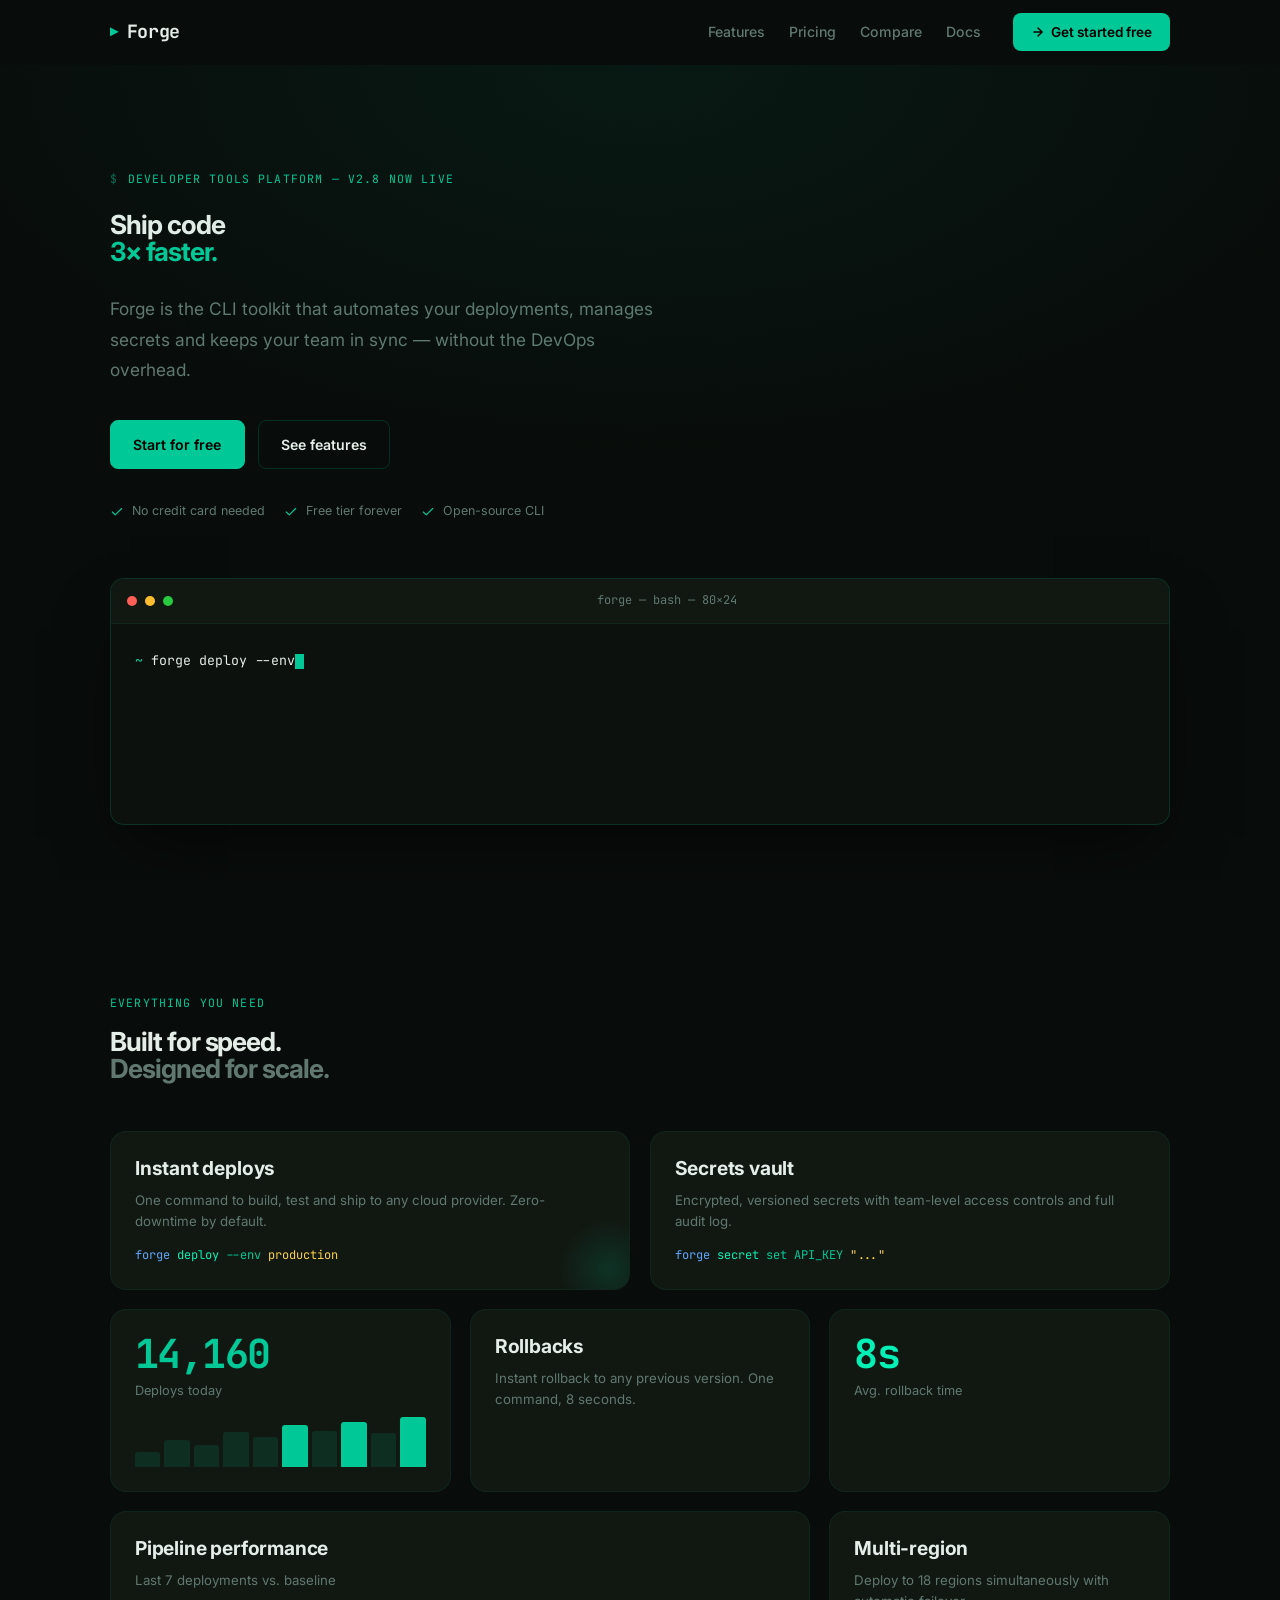
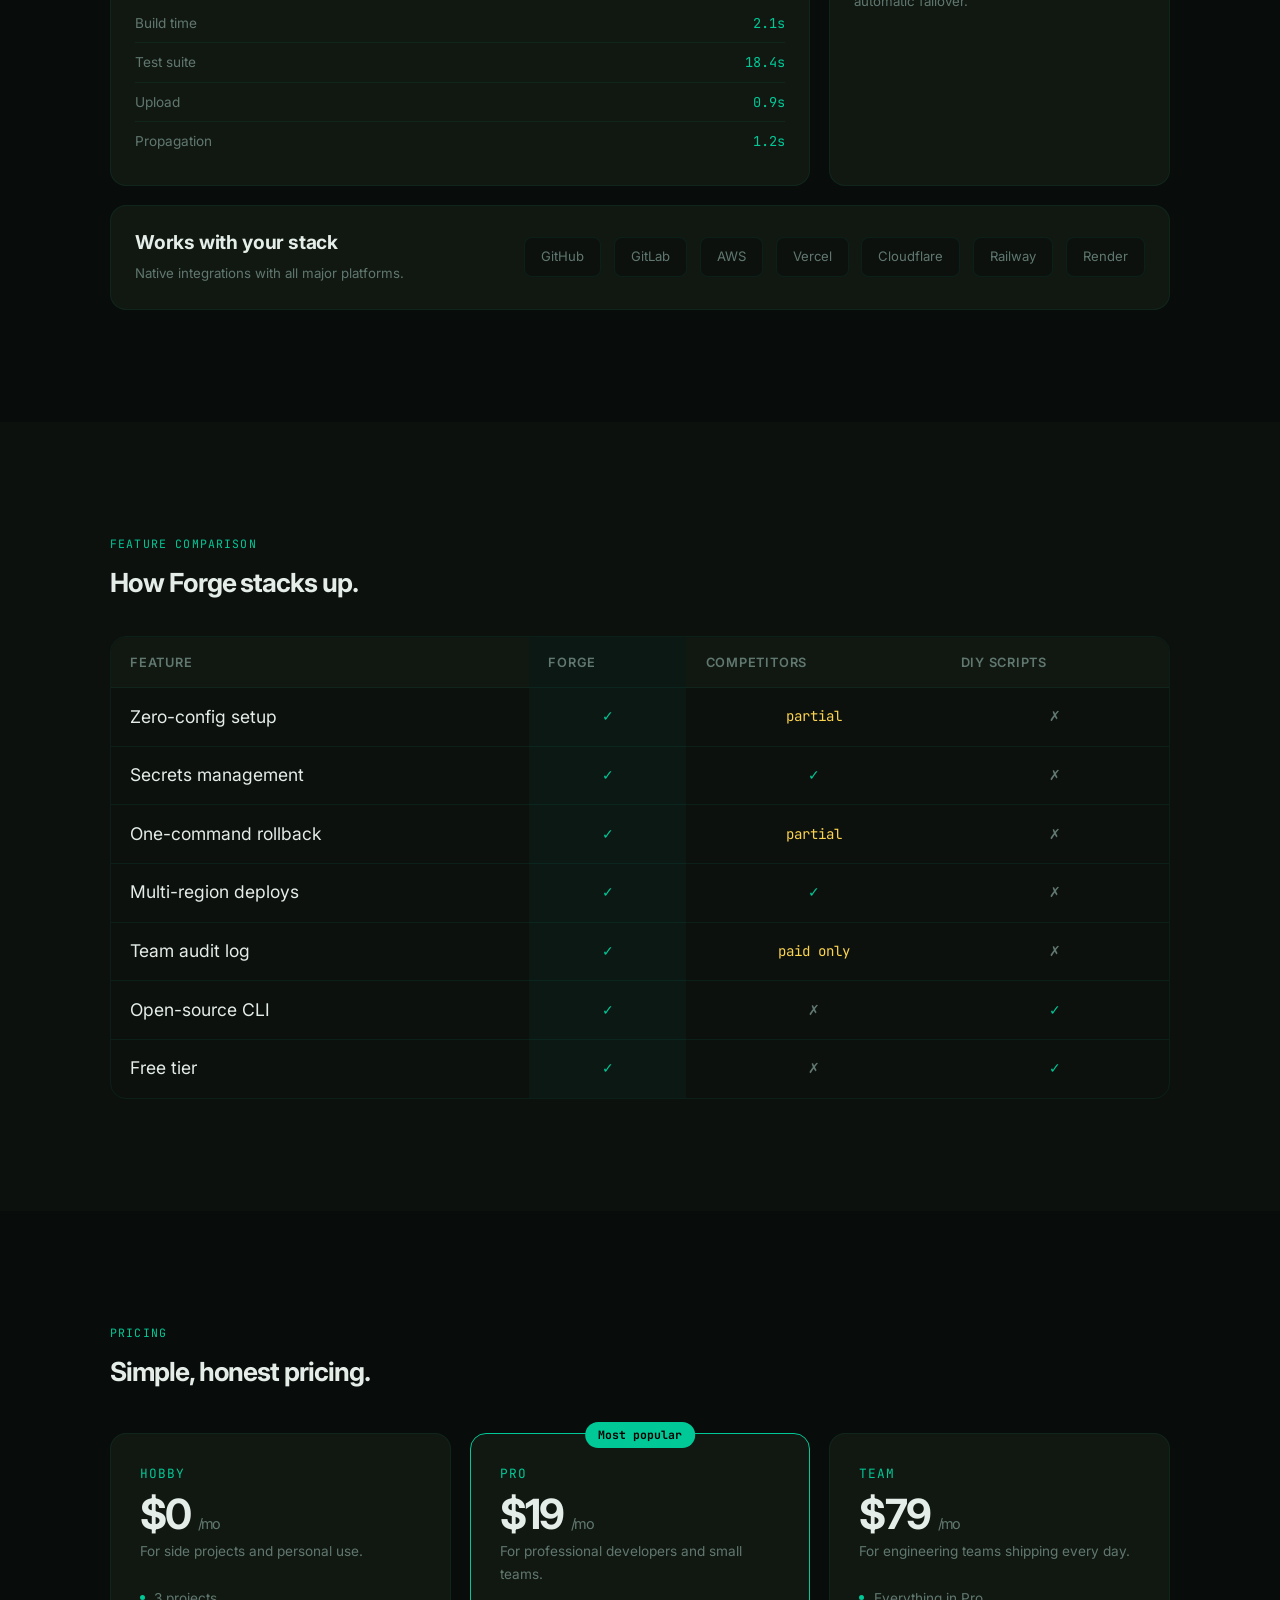
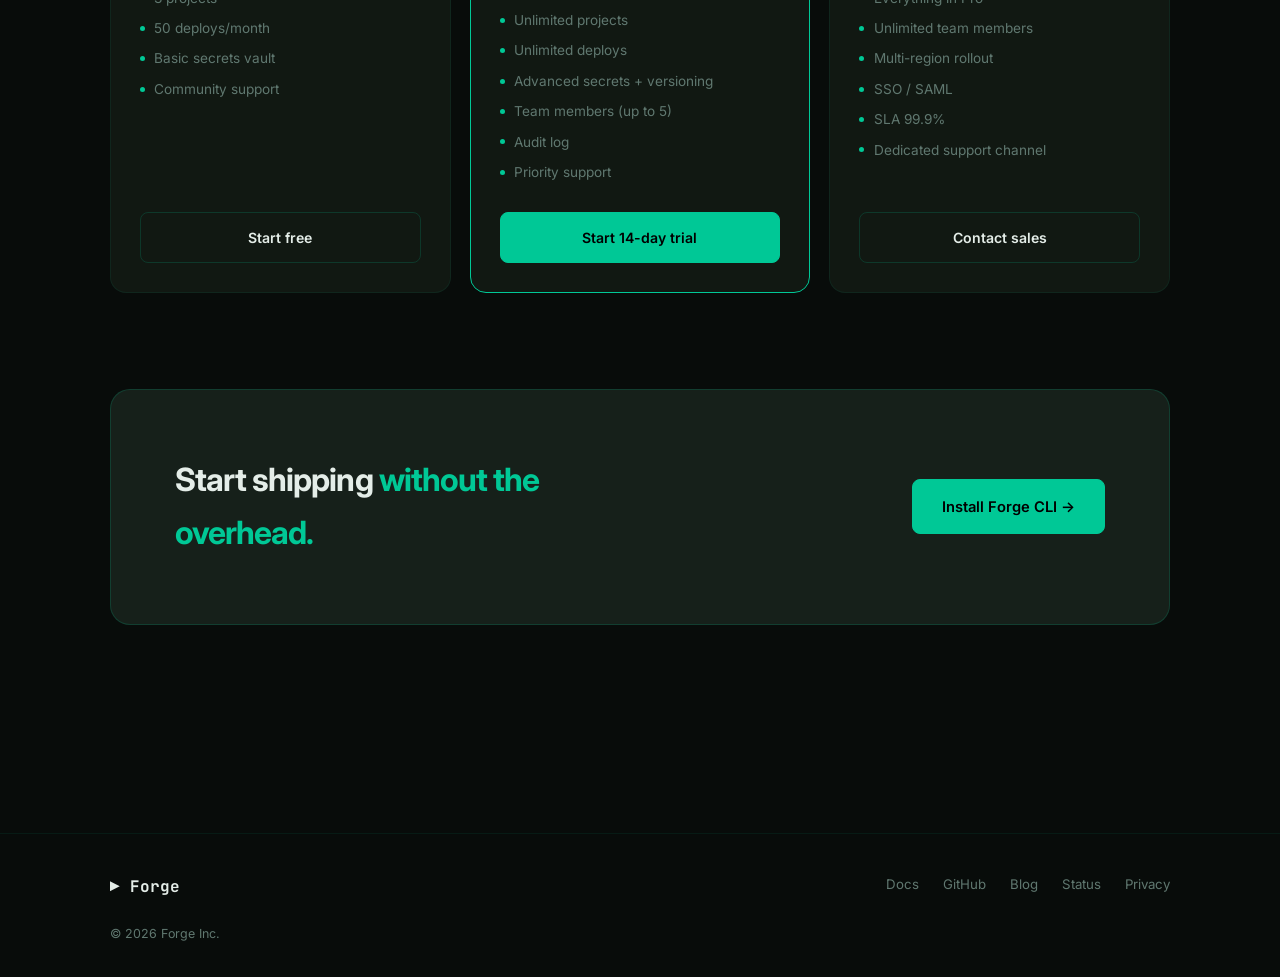
<file: forge.html>
<!DOCTYPE html>
<html lang="en">
<head>
<meta charset="UTF-8">
<meta name="viewport" content="width=device-width, initial-scale=1.0">
<title>Forge — The CLI toolkit for modern teams</title>
<meta name="description" content="Forge is a developer tools platform — automate deployments, manage secrets and ship code 3× faster.">
<link rel="preconnect" href="https://fonts.googleapis.com">
<link rel="preconnect" href="https://fonts.gstatic.com" crossorigin>
<link href="https://fonts.googleapis.com/css2?family=JetBrains+Mono:wght@300;400;500;700&family=Inter:wght@300;400;500;600;700&display=swap" rel="stylesheet">
<style>
:root{
  --bg:#080C0A;
  --bg2:#0C110E;
  --surface:#111812;
  --surface2:#16201A;
  --border:rgba(0,200,150,.08);
  --border2:rgba(0,200,150,.18);
  --ink:#E4EDE8;
  --muted:#607870;
  --accent:#00C896;
  --accent2:#00F0B5;
  --accent-dim:rgba(0,200,150,.12);
  --red:#FF5252;
  --blue:#60A5FA;
  --yellow:#FCD34D;
  --f-code:'JetBrains Mono',monospace;
  --f-body:'Inter',sans-serif;
  --r:8px;
  --max:1140px;
  --g:clamp(1.25rem,4vw,2.5rem);
}
*,*::before,*::after{box-sizing:border-box}
html{scroll-behavior:smooth}
body{margin:0;background:var(--bg);color:var(--ink);font-family:var(--f-body);font-size:17.5px;line-height:1.65;-webkit-font-smoothing:antialiased}
a{color:inherit;text-decoration:none}ul{list-style:none;margin:0;padding:0}h1,h2,h3{margin:0}p{margin:0}button{font-family:inherit;cursor:pointer}
a:focus-visible,button:focus-visible{outline:2px solid var(--accent);outline-offset:3px;border-radius:2px}
@media(prefers-reduced-motion:reduce){html{scroll-behavior:auto}*{animation-duration:.001ms!important;transition-duration:.001ms!important}}

.wrap{max-width:var(--max);margin:0 auto;padding-left:var(--g);padding-right:var(--g)}

nav{position:sticky;top:0;z-index:50;border-bottom:1px solid transparent;transition:background .25s,border-color .25s}
nav.scrolled{background:rgba(8,12,10,.9);backdrop-filter:blur(14px);border-bottom-color:var(--border)}
.nav-row{display:flex;align-items:center;height:64px;gap:2rem}
.n-logo{font-family:var(--f-code);font-weight:700;font-size:1.15rem;margin-right:auto;color:var(--ink);letter-spacing:-.02em;display:flex;align-items:center;gap:.5rem}
.n-logo span{color:var(--accent);font-size:.9rem}
.n-links{display:flex;gap:1.5rem;color:var(--muted);font-size:.88rem;font-weight:500}
.n-links a:hover{color:var(--ink)}
.n-cta{display:inline-flex;align-items:center;gap:.4rem;font-size:.85rem;font-weight:600;padding:.5rem 1.1rem;border-radius:var(--r);background:var(--accent);color:#000;transition:background .2s,transform .2s;border:none}
.n-cta:hover{background:var(--accent2);transform:translateY(-1px)}
.burger{display:none;background:none;border:0;padding:.3rem;cursor:pointer}
.burger span{display:block;width:20px;height:1.5px;background:var(--ink);margin:5px 0}
.mob{display:none;flex-direction:column;padding:0 var(--g) 1.5rem;gap:.1rem}
.mob a{padding:.8rem 0;border-bottom:1px solid var(--border);color:var(--muted)}
nav.open .mob{display:flex}

.hero{padding:clamp(3.5rem,9vw,6.5rem) 0 clamp(2rem,5vw,3.5rem);position:relative;overflow:hidden}
.hero::before{content:'';position:absolute;inset:0;background:radial-gradient(ellipse 60% 50% at 50% 0%,rgba(0,200,150,.07),transparent);pointer-events:none}
.hero-label{font-family:var(--f-code);font-size:.72rem;letter-spacing:.1em;text-transform:uppercase;color:var(--accent);margin-bottom:1.5rem;display:flex;align-items:center;gap:.6rem}
.hero-label::before{content:'$';color:var(--accent);opacity:.5}
.hero h1{font-size:clamp(2.8rem,1.5rem+5vw,5.5rem);font-weight:700;line-height:1.02;letter-spacing:-.04em;color:var(--ink)}
.hero h1 .hl{color:var(--accent)}
.hero-sub{margin-top:1.8rem;color:var(--muted);font-size:1.08rem;max-width:50ch;line-height:1.75}
.hero-btns{display:flex;gap:.8rem;flex-wrap:wrap;margin-top:2.2rem}
.btn{display:inline-flex;align-items:center;gap:.5rem;padding:.75rem 1.4rem;border-radius:var(--r);font-weight:600;font-size:.88rem;border:1px solid transparent;transition:all .2s;font-family:var(--f-body)}
.btn-g{background:var(--accent);color:#000;border-color:var(--accent)}
.btn-g:hover{background:var(--accent2);transform:translateY(-1px)}
.btn-o{border-color:var(--border2);color:var(--ink)}
.btn-o:hover{border-color:var(--accent);color:var(--accent)}
.hero-badges{display:flex;gap:1.2rem;flex-wrap:wrap;margin-top:2rem}
.badge{display:flex;align-items:center;gap:.5rem;font-size:.78rem;color:var(--muted)}
.badge svg{width:14px;height:14px;stroke:var(--accent);fill:none;stroke-width:2;stroke-linecap:round;stroke-linejoin:round}

.cli-demo{margin-top:3.5rem;border:1px solid var(--border2);border-radius:14px;overflow:hidden;background:var(--bg2);box-shadow:0 32px 64px -20px rgba(0,0,0,.6)}
.cli-titlebar{display:flex;align-items:center;gap:.5rem;padding:.75rem 1rem;background:var(--surface);border-bottom:1px solid var(--border)}
.cli-dot{width:10px;height:10px;border-radius:50%}
.cli-dot.r{background:#FF5F56}.cli-dot.y{background:#FFBD2E}.cli-dot.g{background:#27C93F}
.cli-title{font-family:var(--f-code);font-size:.75rem;color:var(--muted);margin:0 auto}
.cli-body{padding:1.5rem;font-family:var(--f-code);font-size:.83rem;line-height:1.9;min-height:200px}
.cli-prompt{color:var(--accent)}
.cli-cmd{color:var(--ink)}
.cli-out{color:var(--muted)}
.cli-out.ok{color:var(--accent)}
.cli-out.err{color:var(--red)}
.cli-out.info{color:var(--blue)}
.cli-cursor{display:inline-block;width:9px;height:1.1em;background:var(--accent);vertical-align:text-bottom;animation:blink .9s step-end infinite}
@keyframes blink{0%,100%{opacity:1}50%{opacity:0}}

.bento{display:grid;grid-template-columns:repeat(6,1fr);grid-auto-rows:auto;gap:1.2rem;margin-top:3rem}
.bc{background:var(--surface);border:1px solid var(--border);border-radius:16px;padding:1.5rem;overflow:hidden;position:relative;transition:border-color .25s,transform .25s}
.bc:hover{border-color:var(--border2);transform:translateY(-2px)}
.bc.c2{grid-column:span 2}.bc.c3{grid-column:span 3}.bc.c4{grid-column:span 4}.bc.c6{grid-column:span 6}
.bc-icon{font-size:1.5rem;margin-bottom:.9rem}
.bc-title{font-weight:700;font-size:1.2rem;line-height:1.25;letter-spacing:-.01em;margin-bottom:.6rem}
.bc-desc{font-size:.83rem;color:var(--muted);line-height:1.6}
.bc-code{font-family:var(--f-code);font-size:.75rem;color:var(--accent);margin-top:.8rem;line-height:1.7}
.bc-code .kw{color:var(--blue)}.bc-code .str{color:var(--yellow)}.bc-code .fn{color:var(--accent2)}
.stat-num{font-family:var(--f-code);font-size:2.5rem;font-weight:700;color:var(--accent);line-height:1;letter-spacing:-.04em}
.stat-label{font-size:.8rem;color:var(--muted);margin-top:.35rem}
.mini-chart{display:flex;align-items:flex-end;gap:4px;height:50px;margin-top:1rem}
.bar-c{flex:1;border-radius:3px 3px 0 0;background:var(--accent-dim);transition:height .3s ease}
.bar-c.hi{background:var(--accent)}
.perf-row{display:flex;justify-content:space-between;align-items:center;padding:.5rem 0;border-bottom:1px solid var(--border)}
.perf-row:last-child{border:0}
.perf-row span:last-child{font-family:var(--f-code);font-size:.85rem;color:var(--accent)}
.glowdot{position:absolute;bottom:-30px;right:-30px;width:100px;height:100px;background:radial-gradient(circle,rgba(0,200,150,.15),transparent 70%);border-radius:50%}

.compare{margin-top:3rem;border:1px solid var(--border);border-radius:16px;overflow:hidden}
.compare table{width:100%;border-collapse:collapse}
.compare th,.compare td{padding:.9rem 1.2rem;text-align:left;border-bottom:1px solid var(--border)}
.compare th{font-size:.8rem;font-weight:600;letter-spacing:.06em;text-transform:uppercase;color:var(--muted);background:var(--surface)}
.compare td:not(:first-child){text-align:center;font-family:var(--f-code);font-size:.88rem}
.compare tr:last-child td{border-bottom:0}
.compare .hi-col{background:rgba(0,200,150,.04)}
.check{color:var(--accent)}.cross{color:var(--muted)}.partial{color:var(--yellow)}

.price-wrap{display:grid;grid-template-columns:repeat(3,1fr);gap:1.2rem;margin-top:3rem}
.pc{border:1px solid var(--border);border-radius:16px;padding:1.8rem;background:var(--surface);display:flex;flex-direction:column}
.pc.pop{border-color:var(--accent);position:relative}
.pc-badge{position:absolute;top:-12px;left:50%;transform:translateX(-50%);background:var(--accent);color:#000;font-size:.72rem;font-weight:700;padding:.2rem .8rem;border-radius:99px;white-space:nowrap;font-family:var(--f-code)}
.pc-name{font-family:var(--f-code);font-size:.8rem;letter-spacing:.08em;text-transform:uppercase;color:var(--accent);margin-bottom:.6rem}
.pc-price{font-size:2.6rem;font-weight:700;letter-spacing:-.04em;line-height:1;margin-bottom:.3rem}
.pc-price span{font-size:.9rem;font-weight:400;color:var(--muted)}
.pc-desc{font-size:.85rem;color:var(--muted);margin-bottom:1.5rem;line-height:1.65}
.pc-features{display:flex;flex-direction:column;gap:.5rem;flex:1;margin-bottom:1.8rem}
.pc-features li{display:flex;align-items:center;gap:.6rem;font-size:.85rem;color:var(--muted)}
.pc-features li::before{content:'';width:5px;height:5px;border-radius:50%;background:var(--accent);flex-shrink:0}
.pc-btn{display:block;text-align:center;padding:.8rem;border-radius:var(--r);font-weight:600;font-size:.88rem;border:1px solid var(--border2);color:var(--ink);transition:all .2s}
.pc-btn:hover{border-color:var(--accent);color:var(--accent)}
.pc.pop .pc-btn{background:var(--accent);color:#000;border-color:var(--accent)}
.pc.pop .pc-btn:hover{background:var(--accent2)}

.cta-strip{background:var(--surface2);border:1px solid var(--border2);border-radius:20px;padding:clamp(2.5rem,5vw,4rem);display:flex;align-items:center;justify-content:space-between;gap:2rem;flex-wrap:wrap;margin-top:clamp(4rem,8vw,6rem);margin-bottom:clamp(4rem,8vw,6rem)}
.cta-strip h2{font-size:clamp(1.8rem,2.5vw,2.8rem);letter-spacing:-.03em;max-width:22ch}
.cta-strip h2 span{color:var(--accent)}

footer{border-top:1px solid var(--border);padding:2.5rem 0 2rem;color:var(--muted);font-size:.83rem}
.foot-row{display:flex;justify-content:space-between;gap:1.5rem;flex-wrap:wrap}
.foot-logo{font-family:var(--f-code);font-weight:700;font-size:1rem;color:var(--ink)}
.foot-links{display:flex;gap:1.5rem;flex-wrap:wrap}
.foot-links a:hover{color:var(--ink)}

.sec{padding:clamp(4rem,9vw,7rem) 0}
.sec-lbl{font-family:var(--f-code);font-size:.72rem;letter-spacing:.1em;text-transform:uppercase;color:var(--accent);margin-bottom:1rem}
h2.sech{font-size:clamp(2rem,1.2rem+3vw,3.6rem);font-weight:700;letter-spacing:-.04em;line-height:1.05}
.sech .muted{color:var(--muted)}

.rv{opacity:0;transform:translateY(20px);transition:opacity .6s ease,transform .6s ease}
.rv.on{opacity:1;transform:translateY(0)}

@media(max-width:900px){
  .bento{grid-template-columns:1fr 1fr}
  .bc.c3,.bc.c4,.bc.c6{grid-column:span 2}
  .price-wrap{grid-template-columns:1fr}
  .n-links,.n-cta{display:none}
  .burger{display:block}
  .cta-strip{flex-direction:column;align-items:flex-start}
}
@media(max-width:560px){
  .bento{grid-template-columns:1fr}
  .bc.c2,.bc.c3,.bc.c4,.bc.c6{grid-column:span 1}
}
</style>
</head>
<body>

<nav id="fnav">
  <div class="wrap nav-row">
    <span class="n-logo"><span>▶</span> Forge</span>
    <div class="n-links">
      <a href="#features">Features</a>
      <a href="#pricing">Pricing</a>
      <a href="#compare">Compare</a>
      <a href="#docs">Docs</a>
    </div>
    <a href="#pricing" class="n-cta">
      <svg width="14" height="14" viewBox="0 0 24 24" fill="none" stroke="currentColor" stroke-width="2.5" stroke-linecap="round"><path d="M5 12h14M12 5l7 7-7 7"/></svg>
      Get started free
    </a>
    <button class="burger" id="fbrgr"><span></span><span></span><span></span></button>
  </div>
  <div class="mob wrap">
    <a href="#features">Features</a>
    <a href="#pricing">Pricing</a>
    <a href="#compare">Compare</a>
  </div>
</nav>

<section class="hero" id="top">
  <div class="wrap">
    <div class="hero-label">Developer tools platform — v2.8 now live</div>
    <h1>Ship code<br><span class="hl">3× faster.</span></h1>
    <p class="hero-sub">Forge is the CLI toolkit that automates your deployments, manages secrets and keeps your team in sync — without the DevOps overhead.</p>
    <div class="hero-btns">
      <a href="#pricing" class="btn btn-g">Start for free</a>
      <a href="#features" class="btn btn-o">See features</a>
    </div>
    <div class="hero-badges">
      <div class="badge">
        <svg viewBox="0 0 24 24"><polyline points="20 6 9 17 4 12"/></svg>
        No credit card needed
      </div>
      <div class="badge">
        <svg viewBox="0 0 24 24"><polyline points="20 6 9 17 4 12"/></svg>
        Free tier forever
      </div>
      <div class="badge">
        <svg viewBox="0 0 24 24"><polyline points="20 6 9 17 4 12"/></svg>
        Open-source CLI
      </div>
    </div>

    <div class="cli-demo rv">
      <div class="cli-titlebar">
        <div class="cli-dot r"></div>
        <div class="cli-dot y"></div>
        <div class="cli-dot g"></div>
        <div class="cli-title">forge — bash — 80×24</div>
      </div>
      <div class="cli-body" id="cli-output">
        <div><span class="cli-prompt">~</span> <span class="cli-cmd" id="cli-typing"></span><span class="cli-cursor" id="cli-cur"></span></div>
        <div id="cli-lines"></div>
      </div>
    </div>
  </div>
</section>

<section class="sec" id="features">
  <div class="wrap">
    <div class="sec-lbl rv">Everything you need</div>
    <h2 class="sech rv">Built for speed.<br><span class="muted">Designed for scale.</span></h2>
    <div class="bento">
      <div class="bc c3 rv">
        <div class="bc-title">Instant deploys</div>
        <div class="bc-desc">One command to build, test and ship to any cloud provider. Zero-downtime by default.</div>
        <div class="bc-code"><span class="kw">forge</span> <span class="fn">deploy</span> --env <span class="str">production</span></div>
        <div class="glowdot"></div>
      </div>
      <div class="bc c3 rv" style="transition-delay:.07s">
        <div class="bc-title">Secrets vault</div>
        <div class="bc-desc">Encrypted, versioned secrets with team-level access controls and full audit log.</div>
        <div class="bc-code"><span class="kw">forge</span> <span class="fn">secret</span> set API_KEY <span class="str">"..."</span></div>
      </div>
      <div class="bc c2 rv" style="transition-delay:.14s">
        <div class="stat-num" id="counter-deploys">0</div>
        <div class="stat-label">Deploys today</div>
        <div class="mini-chart" id="mini-chart"></div>
      </div>
      <div class="bc c2 rv" style="transition-delay:.21s">
        <div class="bc-title">Rollbacks</div>
        <div class="bc-desc">Instant rollback to any previous version. One command, 8 seconds.</div>
      </div>
      <div class="bc c2 rv" style="transition-delay:.28s">
        <div class="stat-num" style="color:var(--accent2)">8s</div>
        <div class="stat-label">Avg. rollback time</div>
      </div>
      <div class="bc c4 rv" style="transition-delay:.14s">
        <div class="bc-title">Pipeline performance</div>
        <div class="bc-desc" style="margin-bottom:.8rem">Last 7 deployments vs. baseline</div>
        <div id="perf-rows"></div>
      </div>
      <div class="bc c2 rv" style="transition-delay:.21s">
        <div class="bc-title">Multi-region</div>
        <div class="bc-desc">Deploy to 18 regions simultaneously with automatic failover.</div>
      </div>
      <div class="bc c6 rv" style="transition-delay:.1s">
        <div style="display:flex;align-items:center;justify-content:space-between;gap:1rem;flex-wrap:wrap">
          <div>
            <div class="bc-title">Works with your stack</div>
            <div class="bc-desc" style="margin-top:.3rem">Native integrations with all major platforms.</div>
          </div>
          <div style="display:flex;gap:.8rem;flex-wrap:wrap">
            <span style="background:var(--bg2);border:1px solid var(--border);border-radius:8px;padding:.5rem 1rem;font-size:.82rem;color:var(--muted)">GitHub</span>
            <span style="background:var(--bg2);border:1px solid var(--border);border-radius:8px;padding:.5rem 1rem;font-size:.82rem;color:var(--muted)">GitLab</span>
            <span style="background:var(--bg2);border:1px solid var(--border);border-radius:8px;padding:.5rem 1rem;font-size:.82rem;color:var(--muted)">AWS</span>
            <span style="background:var(--bg2);border:1px solid var(--border);border-radius:8px;padding:.5rem 1rem;font-size:.82rem;color:var(--muted)">Vercel</span>
            <span style="background:var(--bg2);border:1px solid var(--border);border-radius:8px;padding:.5rem 1rem;font-size:.82rem;color:var(--muted)">Cloudflare</span>
            <span style="background:var(--bg2);border:1px solid var(--border);border-radius:8px;padding:.5rem 1rem;font-size:.82rem;color:var(--muted)">Railway</span>
            <span style="background:var(--bg2);border:1px solid var(--border);border-radius:8px;padding:.5rem 1rem;font-size:.82rem;color:var(--muted)">Render</span>
          </div>
        </div>
      </div>
    </div>
  </div>
</section>

<section class="sec" id="compare" style="background:var(--bg2)">
  <div class="wrap">
    <div class="sec-lbl rv">Feature comparison</div>
    <h2 class="sech rv">How Forge stacks up.</h2>
    <div class="compare rv" style="margin-top:2.5rem">
      <table>
        <thead>
          <tr>
            <th>Feature</th>
            <th class="hi-col">Forge</th>
            <th>Competitors</th>
            <th>DIY scripts</th>
          </tr>
        </thead>
        <tbody>
          <tr><td>Zero-config setup</td><td class="check hi-col">✓</td><td class="partial">partial</td><td class="cross">✗</td></tr>
          <tr><td>Secrets management</td><td class="check hi-col">✓</td><td class="check">✓</td><td class="cross">✗</td></tr>
          <tr><td>One-command rollback</td><td class="check hi-col">✓</td><td class="partial">partial</td><td class="cross">✗</td></tr>
          <tr><td>Multi-region deploys</td><td class="check hi-col">✓</td><td class="check">✓</td><td class="cross">✗</td></tr>
          <tr><td>Team audit log</td><td class="check hi-col">✓</td><td class="partial">paid only</td><td class="cross">✗</td></tr>
          <tr><td>Open-source CLI</td><td class="check hi-col">✓</td><td class="cross">✗</td><td class="check">✓</td></tr>
          <tr><td>Free tier</td><td class="check hi-col">✓</td><td class="cross">✗</td><td class="check">✓</td></tr>
        </tbody>
      </table>
    </div>
  </div>
</section>

<section class="sec" id="pricing">
  <div class="wrap">
    <div class="sec-lbl rv">Pricing</div>
    <h2 class="sech rv">Simple, honest pricing.</h2>
    <div class="price-wrap">
      <div class="pc rv">
        <div class="pc-name">Hobby</div>
        <div class="pc-price">$0 <span>/mo</span></div>
        <p class="pc-desc">For side projects and personal use.</p>
        <ul class="pc-features">
          <li>3 projects</li>
          <li>50 deploys/month</li>
          <li>Basic secrets vault</li>
          <li>Community support</li>
        </ul>
        <a href="#" class="pc-btn">Start free</a>
      </div>
      <div class="pc pop rv" style="transition-delay:.08s">
        <div class="pc-badge">Most popular</div>
        <div class="pc-name">Pro</div>
        <div class="pc-price">$19 <span>/mo</span></div>
        <p class="pc-desc">For professional developers and small teams.</p>
        <ul class="pc-features">
          <li>Unlimited projects</li>
          <li>Unlimited deploys</li>
          <li>Advanced secrets + versioning</li>
          <li>Team members (up to 5)</li>
          <li>Audit log</li>
          <li>Priority support</li>
        </ul>
        <a href="#" class="pc-btn">Start 14-day trial</a>
      </div>
      <div class="pc rv" style="transition-delay:.16s">
        <div class="pc-name">Team</div>
        <div class="pc-price">$79 <span>/mo</span></div>
        <p class="pc-desc">For engineering teams shipping every day.</p>
        <ul class="pc-features">
          <li>Everything in Pro</li>
          <li>Unlimited team members</li>
          <li>Multi-region rollout</li>
          <li>SSO / SAML</li>
          <li>SLA 99.9%</li>
          <li>Dedicated support channel</li>
        </ul>
        <a href="#" class="pc-btn">Contact sales</a>
      </div>
    </div>

    <div class="cta-strip rv">
      <h2>Start shipping <span>without the overhead.</span></h2>
      <a href="#pricing" class="btn btn-g" style="font-size:.92rem;padding:.9rem 1.8rem">Install Forge CLI →</a>
    </div>
  </div>
</section>

<footer>
  <div class="wrap">
    <div class="foot-row">
      <span class="foot-logo">▶ Forge</span>
      <div class="foot-links">
        <a href="#">Docs</a>
        <a href="#">GitHub</a>
        <a href="#">Blog</a>
        <a href="#">Status</a>
        <a href="#">Privacy</a>
      </div>
    </div>
    <div style="margin-top:1.5rem;color:var(--muted);font-size:.78rem;display:flex;justify-content:space-between;flex-wrap:wrap;gap:.5rem">
      <span>© 2026 Forge Inc.</span>
    </div>
  </div>
</footer>

<script>

var fnav=document.getElementById('fnav');
addEventListener('scroll',function(){fnav.classList.toggle('scrolled',scrollY>8)},{passive:true});
document.getElementById('fbrgr').onclick=function(){fnav.classList.toggle('open')};

var lines=[
  {t:'forge deploy --env production',delay:400,out:[
    {t:'  ✓ Building project...',cls:'ok',d:700},
    {t:'  ✓ Running tests (48 passed)',cls:'ok',d:1100},
    {t:'  ✓ Uploading to CDN...',cls:'ok',d:1500},
    {t:'  ✓ Deploying to prod-us-east-1',cls:'ok',d:2000},
    {t:'  ✓ Deployed in 4.2s → https://myapp.forge.dev',cls:'ok',d:2500},
  ]},
];
var typingEl=document.getElementById('cli-typing');
var linesEl=document.getElementById('cli-lines');
var curEl=document.getElementById('cli-cur');
function typeCmd(cmd,cb){
  var i=0;typingEl.textContent='';
  var t=setInterval(function(){
    typingEl.textContent+=cmd[i++];
    if(i>=cmd.length){clearInterval(t);cb&&setTimeout(cb,200)}
  },55);
}
function showOut(outputs,idx){
  if(idx>=outputs.length)return;
  setTimeout(function(){
    var d=document.createElement('div');
    d.className='cli-out '+outputs[idx].cls;
    d.textContent=outputs[idx].t;
    linesEl.appendChild(d);
    showOut(outputs,idx+1);
  },outputs[idx].d);
}
setTimeout(function(){
  curEl.style.display='inline-block';
  typeCmd(lines[0].t,function(){showOut(lines[0].out,0)});
},800);

var vals=[30,55,45,70,60,85,72,90,68,100];
var mc=document.getElementById('mini-chart');
vals.forEach(function(v,i){
  var b=document.createElement('div');
  b.className='bar-c'+(v>=80?' hi':'');
  b.style.height=(v/100*50)+'px';
  mc.appendChild(b);
});

var target=14382,cur2=0;
var step=Math.ceil(target/60);
var cInterval=setInterval(function(){
  cur2=Math.min(cur2+step,target);
  var el=document.getElementById('counter-deploys');
  if(el)el.textContent=cur2.toLocaleString();
  if(cur2>=target)clearInterval(cInterval);
},30);

var perfs=[
  {name:'Build time',val:'2.1s'},
  {name:'Test suite',val:'18.4s'},
  {name:'Upload',val:'0.9s'},
  {name:'Propagation',val:'1.2s'},
];
var pr=document.getElementById('perf-rows');
perfs.forEach(function(p){
  var r=document.createElement('div');
  r.className='perf-row';
  r.innerHTML='<span style="font-size:.85rem;color:var(--muted)">'+p.name+'</span><span>'+p.val+'</span>';
  pr.appendChild(r);
});

if('IntersectionObserver' in window){
  var obs=new IntersectionObserver(function(e){e.forEach(function(x){if(x.isIntersecting){x.target.classList.add('on');obs.unobserve(x.target)}})},{rootMargin:'0px 0px -60px 0px',threshold:.04});
  document.querySelectorAll('.rv').forEach(function(el){obs.observe(el)});
}else document.querySelectorAll('.rv').forEach(function(el){el.classList.add('on')});
</script>
</body>
</html>
</file>
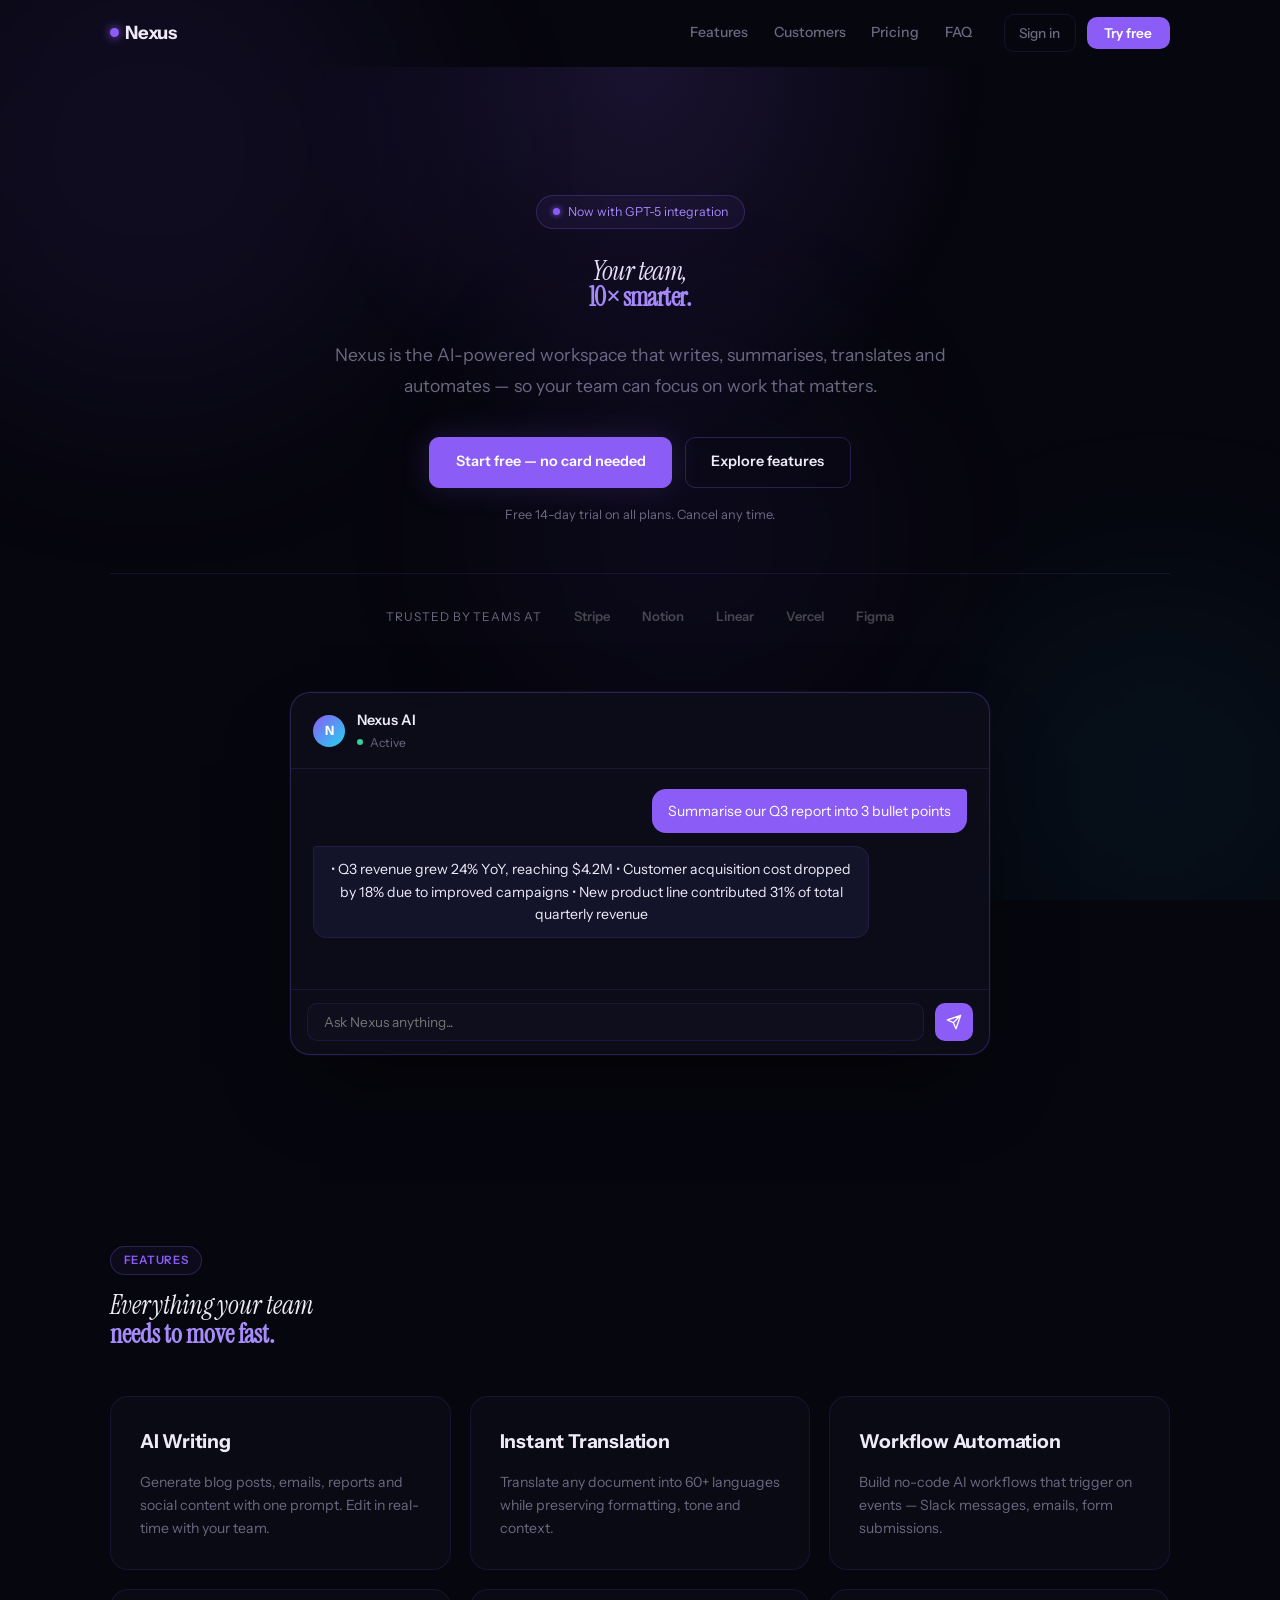
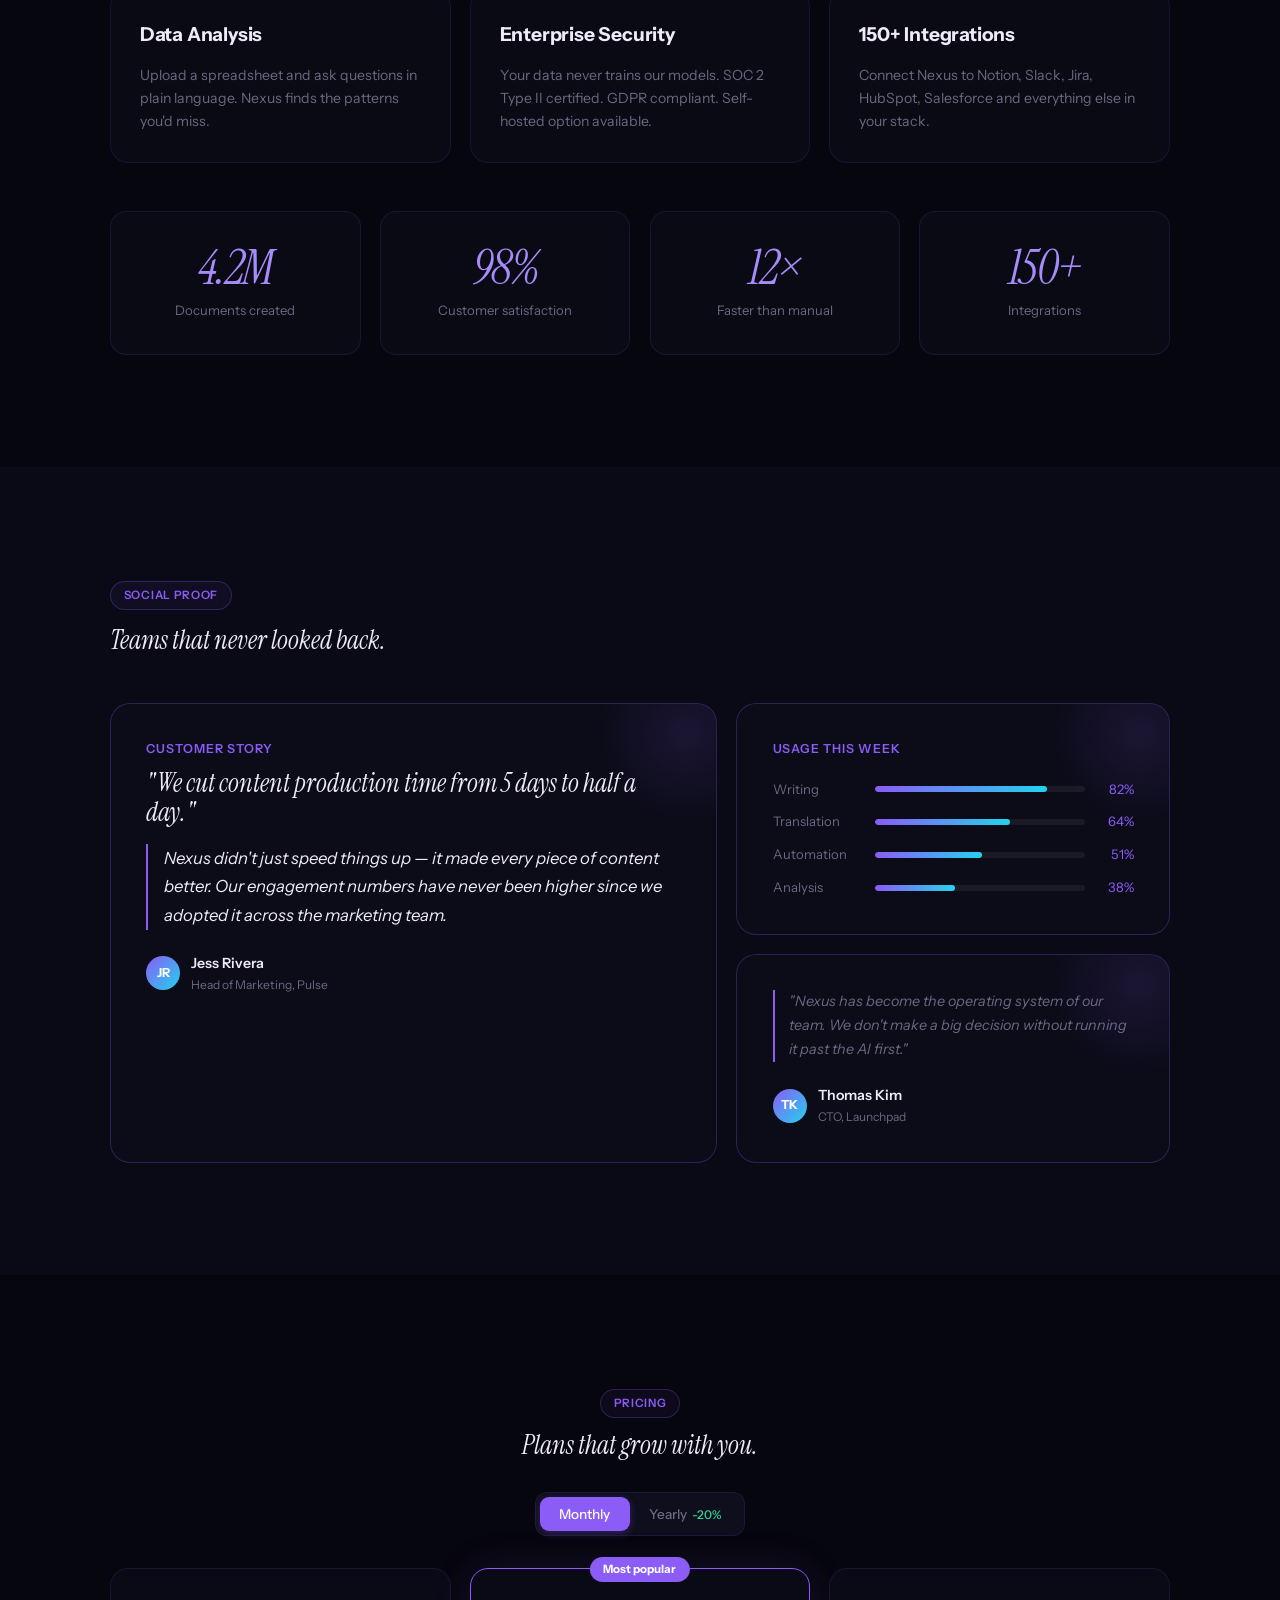
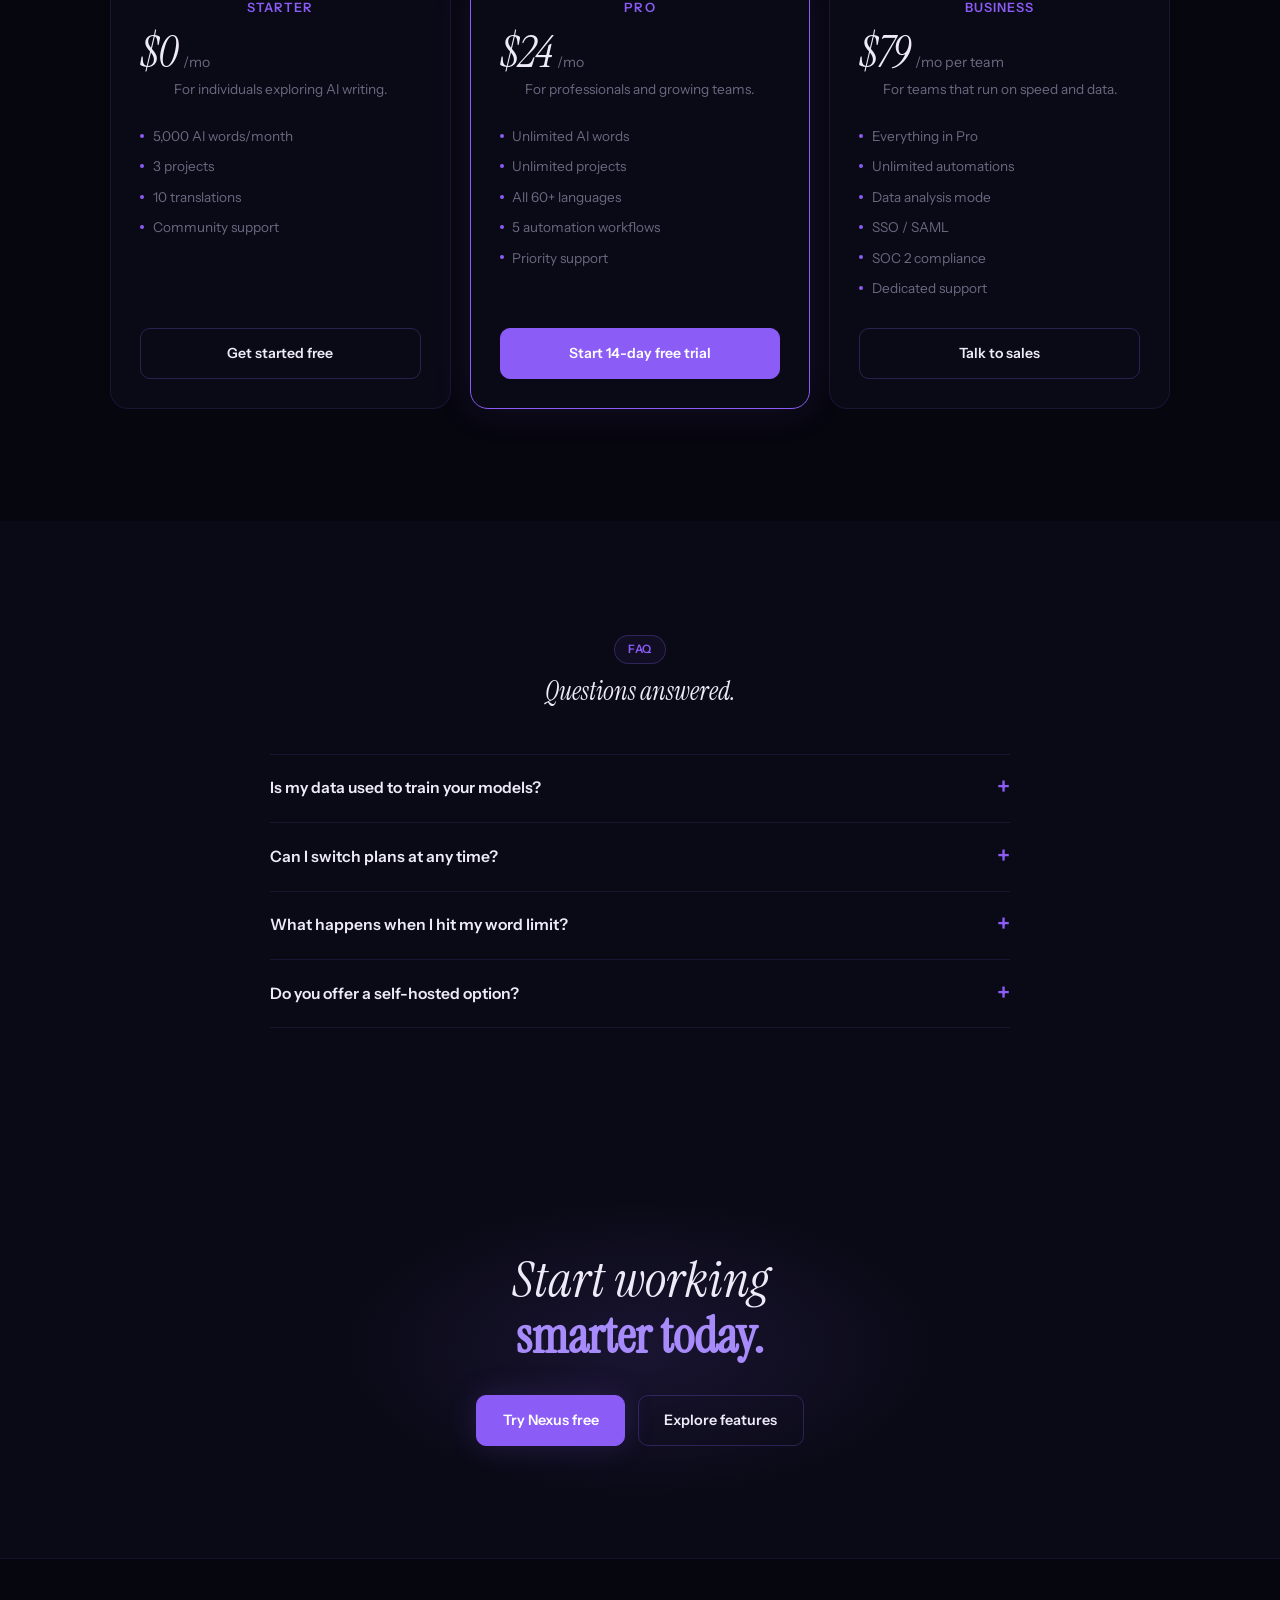
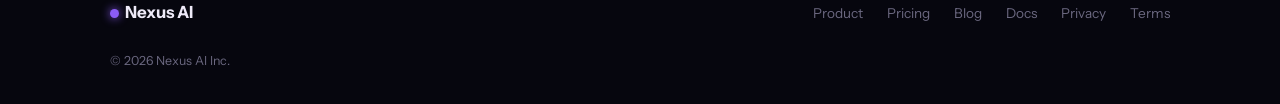
<file: nexus.html>
<!DOCTYPE html>
<html lang="en">
<head>
<meta charset="UTF-8">
<meta name="viewport" content="width=device-width, initial-scale=1.0">
<title>Nexus AI — The intelligent platform for your team</title>
<meta name="description" content="Nexus is an AI-powered SaaS platform that writes, summarises, translates and automates your workflows — all in one workspace.">
<link rel="preconnect" href="https://fonts.googleapis.com">
<link rel="preconnect" href="https://fonts.gstatic.com" crossorigin>
<link href="https://fonts.googleapis.com/css2?family=Instrument+Sans:wght@400;500;600;700&family=Instrument+Serif:ital@0;1&display=swap" rel="stylesheet">
<style>
:root{
  --bg:#06060E;
  --bg2:#0A0A16;
  --surface:#0E0E1C;
  --surface2:#13132A;
  --border:rgba(140,100,255,.12);
  --border2:rgba(140,100,255,.25);
  --ink:#EEEAF8;
  --muted:#6B6880;
  --accent:#8B5CF6;
  --accent2:#A78BFA;
  --glow:rgba(139,92,246,.18);
  --cyan:#22D3EE;
  --green:#34D399;
  --f-head:'Instrument Serif',serif;
  --f-body:'Instrument Sans',sans-serif;
  --r:10px;
  --max:1140px;
  --g:clamp(1.25rem,4vw,2.5rem);
}
*,*::before,*::after{box-sizing:border-box}
html{scroll-behavior:smooth}
body{margin:0;background:var(--bg);color:var(--ink);font-family:var(--f-body);font-size:17.5px;line-height:1.65;-webkit-font-smoothing:antialiased}
a{color:inherit;text-decoration:none}ul{list-style:none;margin:0;padding:0}h1,h2,h3{margin:0}p{margin:0}button{font-family:inherit;cursor:pointer}
a:focus-visible,button:focus-visible{outline:2px solid var(--accent);outline-offset:3px;border-radius:2px}
@media(prefers-reduced-motion:reduce){html{scroll-behavior:auto}*{animation-duration:.001ms!important;transition-duration:.001ms!important}}

.wrap{max-width:var(--max);margin:0 auto;padding-left:var(--g);padding-right:var(--g)}

.mesh{position:fixed;inset:0;pointer-events:none;z-index:0;overflow:hidden}
.mesh-g{position:absolute;border-radius:50%;filter:blur(100px);animation:meshmove 14s ease-in-out infinite}
.mesh-g:nth-child(1){width:500px;height:500px;background:rgba(139,92,246,.08);top:-100px;left:-100px;animation-delay:0s}
.mesh-g:nth-child(2){width:400px;height:400px;background:rgba(34,211,238,.05);bottom:-80px;right:-80px;animation-delay:-5s}
.mesh-g:nth-child(3){width:350px;height:350px;background:rgba(139,92,246,.06);top:40%;left:40%;animation-delay:-9s}
@keyframes meshmove{0%,100%{transform:translate(0,0) scale(1)}33%{transform:translate(40px,-30px) scale(1.1)}66%{transform:translate(-30px,40px) scale(.95)}}

nav,section,footer,main{position:relative;z-index:1}

nav{position:sticky;top:0;z-index:50;border-bottom:1px solid transparent;transition:background .3s,border-color .3s}
nav.sc{background:rgba(6,6,14,.88);backdrop-filter:blur(16px);border-bottom-color:var(--border)}
.nav-row{display:flex;align-items:center;height:66px;gap:2rem}
.n-logo{font-family:var(--f-body);font-weight:700;font-size:1.15rem;margin-right:auto;letter-spacing:-.02em;display:flex;align-items:center;gap:.4rem}
.n-logo-dot{width:9px;height:9px;border-radius:50%;background:var(--accent);box-shadow:0 0 10px var(--accent);display:inline-block}
.n-links{display:flex;gap:1.6rem;color:var(--muted);font-size:.88rem;font-weight:500}
.n-links a:hover{color:var(--ink)}
.n-btns{display:flex;gap:.7rem;align-items:center}
.n-in{font-size:.85rem;font-weight:500;color:var(--muted);padding:.45rem .9rem;border:1px solid var(--border);border-radius:var(--r);transition:color .2s,border-color .2s}
.n-in:hover{color:var(--ink);border-color:var(--border2)}
.n-cta{font-size:.85rem;font-weight:600;padding:.5rem 1.1rem;border-radius:var(--r);background:var(--accent);color:#fff;border:none;transition:background .2s,transform .2s}
.n-cta:hover{background:var(--accent2);transform:translateY(-1px)}
.burger{display:none;background:none;border:0;padding:.3rem;cursor:pointer}
.burger span{display:block;width:20px;height:1.5px;background:var(--ink);margin:5px 0}
.mob{display:none;flex-direction:column;padding:0 var(--g) 1.5rem;gap:.1rem}
.mob a{padding:.75rem 0;border-bottom:1px solid var(--border);color:var(--muted)}
nav.open .mob{display:flex}

.hero{text-align:center;padding:clamp(4rem,10vw,8rem) 0 clamp(3rem,6vw,5rem);position:relative}
.hero::before{content:'';position:absolute;top:0;left:50%;transform:translateX(-50%);width:700px;height:400px;background:radial-gradient(ellipse at 50% 0%,rgba(139,92,246,.15),transparent 70%);pointer-events:none}
.hero-badge{display:inline-flex;align-items:center;gap:.5rem;padding:.35rem 1rem;border:1px solid var(--border2);border-radius:99px;font-size:.78rem;color:var(--accent2);margin-bottom:1.8rem;background:rgba(139,92,246,.06)}
.hero-badge span{width:7px;height:7px;border-radius:50%;background:var(--accent);display:inline-block;box-shadow:0 0 6px var(--accent)}
.hero h1{font-family:var(--f-head);font-size:clamp(3rem,2rem+5vw,6.5rem);font-style:italic;font-weight:400;line-height:1.02;letter-spacing:-.02em;color:var(--ink)}
.hero h1 strong{font-style:normal;font-weight:700;color:var(--accent2)}
.hero-sub{margin:1.8rem auto 0;color:var(--muted);font-size:1.1rem;max-width:52ch;line-height:1.75}
.hero-btns{display:flex;justify-content:center;gap:.8rem;flex-wrap:wrap;margin-top:2.2rem}
.btn{display:inline-flex;align-items:center;gap:.5rem;padding:.8rem 1.6rem;border-radius:var(--r);font-weight:600;font-size:.9rem;border:1px solid transparent;transition:all .2s;font-family:var(--f-body)}
.btn-pu{background:var(--accent);color:#fff;border-color:var(--accent);box-shadow:0 0 30px var(--glow)}
.btn-pu:hover{background:var(--accent2);transform:translateY(-1px)}
.btn-ou{border-color:var(--border2);color:var(--ink)}
.btn-ou:hover{border-color:var(--accent);color:var(--accent)}
.hero-note{font-size:.8rem;color:var(--muted);margin-top:1rem}
.hero-logos{display:flex;align-items:center;justify-content:center;gap:2rem;flex-wrap:wrap;margin-top:3rem;padding-top:2rem;border-top:1px solid var(--border)}
.logo-label{font-size:.75rem;color:var(--muted);text-transform:uppercase;letter-spacing:.08em}
.hero-logo-item{font-size:.82rem;font-weight:600;color:rgba(255,255,255,.25)}

.chat-demo{max-width:700px;margin:4rem auto 0;border:1px solid var(--border2);border-radius:20px;background:rgba(14,14,28,.8);backdrop-filter:blur(12px);box-shadow:0 40px 80px -30px rgba(0,0,0,.7),0 0 0 1px rgba(139,92,246,.06)}
.chat-header{display:flex;align-items:center;gap:.75rem;padding:1rem 1.4rem;border-bottom:1px solid var(--border)}
.chat-av{width:32px;height:32px;border-radius:50%;background:linear-gradient(135deg,var(--accent),var(--cyan));display:grid;place-items:center;font-size:.8rem;font-weight:700;color:#fff;flex-shrink:0}
.chat-title{font-weight:600;font-size:.9rem}
.chat-status{font-size:.75rem;color:var(--muted);display:flex;align-items:center;gap:.4rem}
.chat-status-dot{width:6px;height:6px;border-radius:50%;background:var(--green)}
.chat-body{padding:1.2rem 1.4rem;display:flex;flex-direction:column;gap:.8rem;min-height:220px}
.chat-msg{max-width:85%;padding:.7rem 1rem;border-radius:14px;font-size:.88rem;line-height:1.6}
.chat-msg.ai{background:var(--surface2);border:1px solid var(--border);align-self:flex-start;border-radius:4px 14px 14px 14px}
.chat-msg.user{background:var(--accent);color:#fff;align-self:flex-end;border-radius:14px 4px 14px 14px}
.chat-foot{display:flex;gap:.7rem;padding:.8rem 1rem;border-top:1px solid var(--border)}
.chat-input{flex:1;background:var(--surface);border:1px solid var(--border);border-radius:10px;padding:.6rem 1rem;font-size:.85rem;color:var(--ink);font-family:var(--f-body);outline:none;transition:border-color .2s}
.chat-input:focus{border-color:var(--border2)}
.chat-send{background:var(--accent);border:none;border-radius:10px;width:38px;height:38px;display:grid;place-items:center;transition:background .2s,transform .2s;flex-shrink:0}
.chat-send:hover{background:var(--accent2);transform:scale(1.05)}
.chat-send svg{width:16px;height:16px;stroke:#fff;fill:none;stroke-width:2;stroke-linecap:round;stroke-linejoin:round}
.typing-dots span{display:inline-block;width:6px;height:6px;border-radius:50%;background:var(--muted);animation:dot .9s ease-in-out infinite}
.typing-dots span:nth-child(2){animation-delay:.18s}
.typing-dots span:nth-child(3){animation-delay:.36s}
@keyframes dot{0%,80%,100%{transform:scale(0);opacity:.4}40%{transform:scale(1);opacity:1}}

.feat-grid{display:grid;grid-template-columns:repeat(3,1fr);gap:1.2rem;margin-top:3rem}
.feat-card{background:rgba(14,14,28,.6);border:1px solid var(--border);border-radius:18px;padding:1.8rem;backdrop-filter:blur(8px);transition:border-color .3s,transform .3s}
.feat-card:hover{border-color:var(--border2);transform:translateY(-3px)}
.feat-icon{width:44px;height:44px;border-radius:12px;display:grid;place-items:center;font-size:1.3rem;margin-bottom:1.1rem}
.feat-icon.pu{background:rgba(139,92,246,.15);border:1px solid rgba(139,92,246,.25)}
.feat-icon.cy{background:rgba(34,211,238,.1);border:1px solid rgba(34,211,238,.2)}
.feat-icon.gr{background:rgba(52,211,153,.1);border:1px solid rgba(52,211,153,.2)}
.feat-title{font-weight:700;font-size:1.2rem;margin-bottom:.8rem;letter-spacing:-.01em}
.feat-desc{font-size:.88rem;color:var(--muted);line-height:1.65}

.stats-row{display:grid;grid-template-columns:repeat(4,1fr);gap:1.2rem;margin-top:3rem}
.stat-box{text-align:center;padding:2rem 1rem;border:1px solid var(--border);border-radius:16px;background:rgba(14,14,28,.6)}
.stat-box .num{font-family:var(--f-head);font-size:3rem;font-style:italic;font-weight:400;color:var(--accent2);line-height:1;letter-spacing:-.03em}
.stat-box .lbl{font-size:.82rem;color:var(--muted);margin-top:.5rem}

.glass-wrap{display:grid;grid-template-columns:1.4fr 1fr;gap:1.2rem;margin-top:3rem}
.glass-card{background:rgba(14,14,28,.5);border:1px solid var(--border2);border-radius:20px;padding:clamp(1.5rem,3vw,2.2rem);backdrop-filter:blur(12px);overflow:hidden;position:relative}
.glass-card::before{content:'';position:absolute;top:-60px;right:-60px;width:180px;height:180px;background:radial-gradient(circle,rgba(139,92,246,.12),transparent 70%);border-radius:50%;pointer-events:none}
.glass-caption{font-size:.78rem;font-weight:600;letter-spacing:.08em;text-transform:uppercase;color:var(--accent);margin-bottom:.6rem;font-family:var(--f-body)}
.glass-title{font-family:var(--f-head);font-size:clamp(1.5rem,2vw,2rem);font-style:italic;line-height:1.15;margin-bottom:1rem}
.glass-card blockquote{margin:0;font-size:1.05rem;line-height:1.7;color:var(--ink);font-weight:300;font-style:italic;border-left:2px solid var(--accent);padding-left:1rem}
.glass-author{display:flex;align-items:center;gap:.7rem;margin-top:1.4rem}
.glass-av{width:34px;height:34px;border-radius:50%;background:linear-gradient(135deg,var(--accent),var(--cyan));display:grid;place-items:center;font-size:.78rem;font-weight:700;color:#fff;flex-shrink:0}
.glass-name{font-weight:600;font-size:.88rem}
.glass-role{font-size:.75rem;color:var(--muted)}
.usage-bars{margin-top:1.2rem;display:flex;flex-direction:column;gap:.7rem}
.u-row{display:flex;align-items:center;gap:.8rem;font-size:.82rem}
.u-label{width:90px;color:var(--muted);flex-shrink:0}
.u-bar-wrap{flex:1;height:6px;background:rgba(255,255,255,.06);border-radius:3px;overflow:hidden}
.u-bar{height:100%;border-radius:3px;background:linear-gradient(90deg,var(--accent),var(--cyan))}
.u-pct{color:var(--accent);width:36px;text-align:right;flex-shrink:0}

.price-toggle{display:inline-flex;background:var(--surface);border:1px solid var(--border);border-radius:12px;padding:4px;margin:2rem auto 0;display:flex;width:fit-content}
.pt-btn{background:transparent;border:0;padding:.55rem 1.2rem;border-radius:9px;font-size:.85rem;font-weight:500;color:var(--muted);cursor:pointer;transition:all .2s}
.pt-btn.on{background:var(--accent);color:#fff;box-shadow:0 2px 8px rgba(139,92,246,.3)}
.pt-note{color:var(--green);font-size:.75rem;margin-left:.3rem}
.price-grid{display:grid;grid-template-columns:repeat(3,1fr);gap:1.2rem;margin-top:2rem}
.pg{background:rgba(14,14,28,.7);border:1px solid var(--border);border-radius:18px;padding:1.8rem;display:flex;flex-direction:column;position:relative;backdrop-filter:blur(8px);transition:border-color .25s}
.pg:hover{border-color:var(--border2)}
.pg.pop{border-color:var(--accent);box-shadow:0 0 40px rgba(139,92,246,.12)}
.pg-badge{position:absolute;top:-12px;left:50%;transform:translateX(-50%);background:var(--accent);color:#fff;font-size:.72rem;font-weight:700;padding:.2rem .85rem;border-radius:99px;white-space:nowrap}
.pg-name{font-size:.8rem;font-weight:600;letter-spacing:.08em;text-transform:uppercase;color:var(--accent);margin-bottom:.7rem}
.pg-price{display:flex;align-items:baseline;gap:.3rem;margin-bottom:.3rem}
.pg-price b{font-family:var(--f-head);font-size:2.8rem;font-style:italic;font-weight:400;line-height:1;letter-spacing:-.02em}
.pg-price span{color:var(--muted);font-size:.88rem}
.pg-desc{font-size:.85rem;color:var(--muted);line-height:1.6;margin-bottom:1.5rem}
.pg-feat{display:flex;flex-direction:column;gap:.5rem;flex:1;margin-bottom:1.8rem}
.pg-feat li{display:flex;align-items:flex-start;gap:.55rem;font-size:.85rem;color:var(--muted)}
.pg-feat li::before{content:'';width:4px;height:4px;border-radius:50%;background:var(--accent);flex-shrink:0;margin-top:.55rem}
.pg-btn{display:block;text-align:center;padding:.8rem;border-radius:var(--r);font-weight:600;font-size:.88rem;border:1px solid var(--border2);color:var(--ink);transition:all .2s}
.pg-btn:hover{border-color:var(--accent);color:var(--accent)}
.pg.pop .pg-btn{background:var(--accent);color:#fff;border-color:var(--accent)}
.pg.pop .pg-btn:hover{background:var(--accent2)}

.faq{max-width:740px;margin:3rem auto 0}
.faq details{border-top:1px solid var(--border)}
.faq details:last-child{border-bottom:1px solid var(--border)}
.faq summary{list-style:none;cursor:pointer;display:flex;justify-content:space-between;gap:1rem;padding:1.3rem 0;font-weight:600;font-size:.98rem}
.faq summary::-webkit-details-marker{display:none}
.faq summary::after{content:'+';font-size:1.5rem;line-height:1;transition:transform .2s;color:var(--accent)}
.faq details[open] summary::after{transform:rotate(45deg)}
.faq details p{padding-bottom:1.3rem;color:var(--muted);max-width:60ch;font-size:.9rem;line-height:1.7}

.cta-sec{text-align:center;padding:clamp(4rem,9vw,7rem) 0;background:var(--bg2);position:relative;overflow:hidden}
.cta-sec::before{content:'';position:absolute;top:50%;left:50%;transform:translate(-50%,-50%);width:600px;height:300px;background:radial-gradient(ellipse,rgba(139,92,246,.12),transparent 70%);pointer-events:none}
.cta-sec h2{font-family:var(--f-head);font-size:clamp(2.5rem,4vw,4.5rem);font-style:italic;font-weight:400;line-height:1.08}
.cta-sec h2 strong{font-style:normal;font-weight:700;color:var(--accent2)}

footer{border-top:1px solid var(--border);padding:2.5rem 0 2rem}
.foot-row{display:flex;align-items:center;justify-content:space-between;gap:1.5rem;flex-wrap:wrap}
.foot-logo{font-weight:700;font-size:1.05rem;display:flex;align-items:center;gap:.4rem}
.foot-links{display:flex;gap:1.5rem;font-size:.85rem;color:var(--muted);flex-wrap:wrap}
.foot-links a:hover{color:var(--ink)}
.foot-legal{display:flex;justify-content:space-between;margin-top:1.5rem;font-size:.78rem;color:var(--muted);flex-wrap:wrap;gap:.5rem}

.sec{padding:clamp(4rem,9vw,7rem) 0}
.sec-badge{display:inline-flex;align-items:center;gap:.4rem;padding:.25rem .8rem;border:1px solid var(--border2);border-radius:99px;font-size:.72rem;font-weight:600;letter-spacing:.06em;text-transform:uppercase;color:var(--accent);margin-bottom:1rem;background:rgba(139,92,246,.06)}
h2.ht{font-size:clamp(2rem,1.2rem+3vw,3.5rem);font-family:var(--f-head);font-style:italic;font-weight:400;line-height:1.1}
h2.ht strong{font-style:normal;font-weight:700;color:var(--accent2)}

.rv{opacity:0;transform:translateY(22px);transition:opacity .6s ease,transform .6s ease}
.rv.on{opacity:1;transform:translateY(0)}

@media(max-width:900px){
  .feat-grid,.stats-row,.price-grid,.glass-wrap{grid-template-columns:1fr 1fr}
  .n-links,.n-btns{display:none}
  .burger{display:block}
}
@media(max-width:560px){
  .feat-grid,.stats-row,.price-grid{grid-template-columns:1fr}
  .glass-wrap{grid-template-columns:1fr}
}
</style>
</head>
<body>

<div class="mesh">
  <div class="mesh-g"></div>
  <div class="mesh-g"></div>
  <div class="mesh-g"></div>
</div>

<nav id="nnav">
  <div class="wrap nav-row">
    <span class="n-logo"><span class="n-logo-dot"></span>Nexus</span>
    <div class="n-links">
      <a href="#features">Features</a>
      <a href="#social-proof">Customers</a>
      <a href="#pricing">Pricing</a>
      <a href="#faq">FAQ</a>
    </div>
    <div class="n-btns">
      <a href="#" class="n-in">Sign in</a>
      <button class="n-cta" onclick="document.getElementById('pricing').scrollIntoView({behavior:'smooth'})">Try free</button>
    </div>
    <button class="burger" id="nbrgr"><span></span><span></span><span></span></button>
  </div>
  <div class="mob wrap">
    <a href="#features">Features</a>
    <a href="#pricing">Pricing</a>
    <a href="#faq">FAQ</a>
  </div>
</nav>

<section class="hero" id="top">
  <div class="wrap">
    <div class="hero-badge"><span></span>Now with GPT-5 integration</div>
    <h1>Your team,<br><strong>10× smarter.</strong></h1>
    <p class="hero-sub">Nexus is the AI-powered workspace that writes, summarises, translates and automates — so your team can focus on work that matters.</p>
    <div class="hero-btns">
      <a href="#pricing" class="btn btn-pu">Start free — no card needed</a>
      <a href="#features" class="btn btn-ou">Explore features</a>
    </div>
    <p class="hero-note">Free 14-day trial on all plans. Cancel any time.</p>
    <div class="hero-logos">
      <span class="logo-label">Trusted by teams at</span>
      <span class="hero-logo-item">Stripe</span>
      <span class="hero-logo-item">Notion</span>
      <span class="hero-logo-item">Linear</span>
      <span class="hero-logo-item">Vercel</span>
      <span class="hero-logo-item">Figma</span>
    </div>

    <div class="chat-demo rv">
      <div class="chat-header">
        <div class="chat-av">N</div>
        <div>
          <div class="chat-title">Nexus AI</div>
          <div class="chat-status"><span class="chat-status-dot"></span>Active</div>
        </div>
      </div>
      <div class="chat-body" id="chat-body">
        <div class="chat-msg user">Summarise our Q3 report into 3 bullet points</div>
        <div class="chat-msg ai" id="ai-msg1" style="display:none"></div>
        <div class="chat-msg user" id="user-msg2" style="display:none">Translate it to Spanish</div>
        <div class="chat-msg ai" id="ai-msg2" style="display:none"></div>
      </div>
      <div class="chat-foot">
        <input class="chat-input" placeholder="Ask Nexus anything..." id="chat-inp">
        <button class="chat-send" id="chat-btn">
          <svg viewBox="0 0 24 24"><path d="M22 2L11 13M22 2l-7 20-4-9-9-4 20-7z"/></svg>
        </button>
      </div>
    </div>
  </div>
</section>

<section class="sec" id="features">
  <div class="wrap">
    <div class="sec-badge rv">Features</div>
    <h2 class="ht rv">Everything your team<br><strong>needs to move fast.</strong></h2>
    <div class="feat-grid">
      <div class="feat-card rv">
        <div class="feat-title">AI Writing</div>
        <div class="feat-desc">Generate blog posts, emails, reports and social content with one prompt. Edit in real-time with your team.</div>
      </div>
      <div class="feat-card rv" style="transition-delay:.07s">
        <div class="feat-title">Instant Translation</div>
        <div class="feat-desc">Translate any document into 60+ languages while preserving formatting, tone and context.</div>
      </div>
      <div class="feat-card rv" style="transition-delay:.14s">
        <div class="feat-title">Workflow Automation</div>
        <div class="feat-desc">Build no-code AI workflows that trigger on events — Slack messages, emails, form submissions.</div>
      </div>
      <div class="feat-card rv" style="transition-delay:.07s">
        <div class="feat-title">Data Analysis</div>
        <div class="feat-desc">Upload a spreadsheet and ask questions in plain language. Nexus finds the patterns you'd miss.</div>
      </div>
      <div class="feat-card rv" style="transition-delay:.14s">
        <div class="feat-title">Enterprise Security</div>
        <div class="feat-desc">Your data never trains our models. SOC 2 Type II certified. GDPR compliant. Self-hosted option available.</div>
      </div>
      <div class="feat-card rv" style="transition-delay:.21s">
        <div class="feat-title">150+ Integrations</div>
        <div class="feat-desc">Connect Nexus to Notion, Slack, Jira, HubSpot, Salesforce and everything else in your stack.</div>
      </div>
    </div>

    <div class="stats-row">
      <div class="stat-box rv"><div class="num">4.2M</div><div class="lbl">Documents created</div></div>
      <div class="stat-box rv" style="transition-delay:.07s"><div class="num">98%</div><div class="lbl">Customer satisfaction</div></div>
      <div class="stat-box rv" style="transition-delay:.14s"><div class="num">12×</div><div class="lbl">Faster than manual</div></div>
      <div class="stat-box rv" style="transition-delay:.21s"><div class="num">150+</div><div class="lbl">Integrations</div></div>
    </div>
  </div>
</section>

<section class="sec" id="social-proof" style="background:var(--bg2)">
  <div class="wrap">
    <div class="sec-badge rv">Social proof</div>
    <h2 class="ht rv">Teams that never looked back.</h2>
    <div class="glass-wrap">
      <div class="glass-card rv">
        <div class="glass-caption">Customer story</div>
        <div class="glass-title">"We cut content production time from 5 days to half a day."</div>
        <blockquote>Nexus didn't just speed things up — it made every piece of content better. Our engagement numbers have never been higher since we adopted it across the marketing team.</blockquote>
        <div class="glass-author">
          <div class="glass-av">JR</div>
          <div>
            <div class="glass-name">Jess Rivera</div>
            <div class="glass-role">Head of Marketing, Pulse</div>
          </div>
        </div>
      </div>
      <div style="display:flex;flex-direction:column;gap:1.2rem">
        <div class="glass-card rv" style="transition-delay:.1s">
          <div class="glass-caption">Usage this week</div>
          <div class="usage-bars">
            <div class="u-row"><span class="u-label">Writing</span><div class="u-bar-wrap"><div class="u-bar" style="width:82%"></div></div><span class="u-pct">82%</span></div>
            <div class="u-row"><span class="u-label">Translation</span><div class="u-bar-wrap"><div class="u-bar" style="width:64%"></div></div><span class="u-pct">64%</span></div>
            <div class="u-row"><span class="u-label">Automation</span><div class="u-bar-wrap"><div class="u-bar" style="width:51%"></div></div><span class="u-pct">51%</span></div>
            <div class="u-row"><span class="u-label">Analysis</span><div class="u-bar-wrap"><div class="u-bar" style="width:38%"></div></div><span class="u-pct">38%</span></div>
          </div>
        </div>
        <div class="glass-card rv" style="transition-delay:.2s">
          <blockquote style="margin:0;font-style:italic;color:var(--muted);font-size:.9rem;line-height:1.65;border-left:2px solid var(--accent);padding-left:.9rem">"Nexus has become the operating system of our team. We don't make a big decision without running it past the AI first."</blockquote>
          <div class="glass-author">
            <div class="glass-av">TK</div>
            <div>
              <div class="glass-name">Thomas Kim</div>
              <div class="glass-role">CTO, Launchpad</div>
            </div>
          </div>
        </div>
      </div>
    </div>
  </div>
</section>

<section class="sec" id="pricing">
  <div class="wrap" style="text-align:center">
    <div class="sec-badge rv" style="margin:0 auto 0">Pricing</div>
    <h2 class="ht rv" style="margin-top:.8rem">Plans that grow with you.</h2>
    <div class="price-toggle rv" id="bill">
      <button class="pt-btn on" data-p="m">Monthly</button>
      <button class="pt-btn" data-p="y">Yearly<span class="pt-note">-20%</span></button>
    </div>
    <div class="price-grid">
      <div class="pg rv">
        <div class="pg-name">Starter</div>
        <div class="pg-price"><b data-m="0" data-y="0">$0</b><span>/mo</span></div>
        <p class="pg-desc">For individuals exploring AI writing.</p>
        <ul class="pg-feat">
          <li>5,000 AI words/month</li>
          <li>3 projects</li>
          <li>10 translations</li>
          <li>Community support</li>
        </ul>
        <a href="#" class="pg-btn">Get started free</a>
      </div>
      <div class="pg pop rv" style="transition-delay:.08s">
        <div class="pg-badge">Most popular</div>
        <div class="pg-name">Pro</div>
        <div class="pg-price"><b data-m="24" data-y="19">$24</b><span>/mo</span></div>
        <p class="pg-desc">For professionals and growing teams.</p>
        <ul class="pg-feat">
          <li>Unlimited AI words</li>
          <li>Unlimited projects</li>
          <li>All 60+ languages</li>
          <li>5 automation workflows</li>
          <li>Priority support</li>
        </ul>
        <a href="#" class="pg-btn">Start 14-day free trial</a>
      </div>
      <div class="pg rv" style="transition-delay:.16s">
        <div class="pg-name">Business</div>
        <div class="pg-price"><b data-m="79" data-y="63">$79</b><span>/mo per team</span></div>
        <p class="pg-desc">For teams that run on speed and data.</p>
        <ul class="pg-feat">
          <li>Everything in Pro</li>
          <li>Unlimited automations</li>
          <li>Data analysis mode</li>
          <li>SSO / SAML</li>
          <li>SOC 2 compliance</li>
          <li>Dedicated support</li>
        </ul>
        <a href="#" class="pg-btn">Talk to sales</a>
      </div>
    </div>
  </div>
</section>

<section class="sec" id="faq" style="background:var(--bg2);padding-bottom:clamp(4rem,9vw,7rem)">
  <div class="wrap" style="text-align:center">
    <div class="sec-badge rv" style="margin:0 auto">FAQ</div>
    <h2 class="ht rv" style="margin-top:.8rem">Questions answered.</h2>
    <div class="faq rv">
      <details><summary>Is my data used to train your models?</summary><p>No. Your data is never used to train or fine-tune any AI model. All processing happens in isolated, encrypted environments. We are SOC 2 Type II certified.</p></details>
      <details><summary>Can I switch plans at any time?</summary><p>Yes. Upgrade or downgrade whenever you need — changes take effect at the start of your next billing cycle. Downgrades never delete your data.</p></details>
      <details><summary>What happens when I hit my word limit?</summary><p>On the Starter plan, AI writing pauses until your next billing cycle. You'll get an email with 3 days notice before the limit is reached. You can upgrade at any time to continue immediately.</p></details>
      <details><summary>Do you offer a self-hosted option?</summary><p>Yes, the Business plan includes an on-premises deployment option with a dedicated Docker image and Helm chart for Kubernetes. Contact our sales team for details.</p></details>
    </div>
  </div>
</section>

<section class="cta-sec">
  <div class="wrap">
    <h2 class="rv">Start working<br><strong>smarter today.</strong></h2>
    <div class="hero-btns rv" style="margin-top:2rem;transition-delay:.1s">
      <a href="#pricing" class="btn btn-pu">Try Nexus free</a>
      <a href="#features" class="btn btn-ou">Explore features</a>
    </div>
  </div>
</section>

<footer>
  <div class="wrap">
    <div class="foot-row">
      <span class="foot-logo"><span class="n-logo-dot"></span>Nexus AI</span>
      <div class="foot-links">
        <a href="#">Product</a><a href="#">Pricing</a><a href="#">Blog</a><a href="#">Docs</a><a href="#">Privacy</a><a href="#">Terms</a>
      </div>
    </div>
    <div class="foot-legal">
      <span>© 2026 Nexus AI Inc.</span>
    </div>
  </div>
</footer>

<script>

var nnav=document.getElementById('nnav');
addEventListener('scroll',function(){nnav.classList.toggle('sc',scrollY>8)},{passive:true});
document.getElementById('nbrgr').onclick=function(){nnav.classList.toggle('open')};

var bill='m';
document.querySelectorAll('#bill .pt-btn').forEach(function(b){b.onclick=function(){
  bill=b.dataset.p;
  document.querySelectorAll('#bill .pt-btn').forEach(function(x){x.classList.toggle('on',x===b)});
  document.querySelectorAll('.pg-price b').forEach(function(p){p.textContent='$'+p.dataset[bill]});
}});

var chat=[
  {delay:1200,id:'ai-msg1',text:'• Q3 revenue grew 24% YoY, reaching $4.2M\n• Customer acquisition cost dropped by 18% due to improved campaigns\n• New product line contributed 31% of total quarterly revenue'},
  {delay:4000,id:'user-msg2',show:true},
  {delay:5500,id:'ai-msg2',text:'• Los ingresos del Q3 crecieron un 24% interanual, alcanzando $4.2M\n• El coste de adquisición de clientes bajó un 18% gracias a campañas optimizadas\n• La nueva línea de productos contribuyó el 31% de los ingresos totales del trimestre'},
];
chat.forEach(function(step){
  setTimeout(function(){
    var el=document.getElementById(step.id);
    if(!el)return;
    el.style.display='block';
    if(step.text){
      var lines=step.text.split('\n');
      lines.forEach(function(l,i){
        setTimeout(function(){
          el.textContent=(el.textContent?el.textContent+'\n':'')+l;
        },i*160);
      });
    }
  },step.delay);
});

document.getElementById('chat-btn').onclick=function(){
  var inp=document.getElementById('chat-inp');
  var val=inp.value.trim();
  if(!val)return;
  var body=document.getElementById('chat-body');
  var um=document.createElement('div');um.className='chat-msg user';um.textContent=val;body.appendChild(um);
  inp.value='';
  var typing=document.createElement('div');typing.className='chat-msg ai';
  typing.innerHTML='<div class="typing-dots"><span></span><span></span><span></span></div>';
  body.appendChild(typing);body.scrollTop=body.scrollHeight;
  setTimeout(function(){
    typing.innerHTML='I\'ve processed your request. Here\'s what I found based on your input — feel free to ask a follow-up!';
    body.scrollTop=body.scrollHeight;
  },1800);
};
document.getElementById('chat-inp').addEventListener('keydown',function(e){if(e.key==='Enter')document.getElementById('chat-btn').click()});

if('IntersectionObserver' in window){
  var obs=new IntersectionObserver(function(e){e.forEach(function(x){if(x.isIntersecting){x.target.classList.add('on');obs.unobserve(x.target)}})},{rootMargin:'0px 0px -60px 0px',threshold:.04});
  document.querySelectorAll('.rv').forEach(function(el){obs.observe(el)});
}else document.querySelectorAll('.rv').forEach(function(el){el.classList.add('on')});
</script>
</body>
</html>
</file>
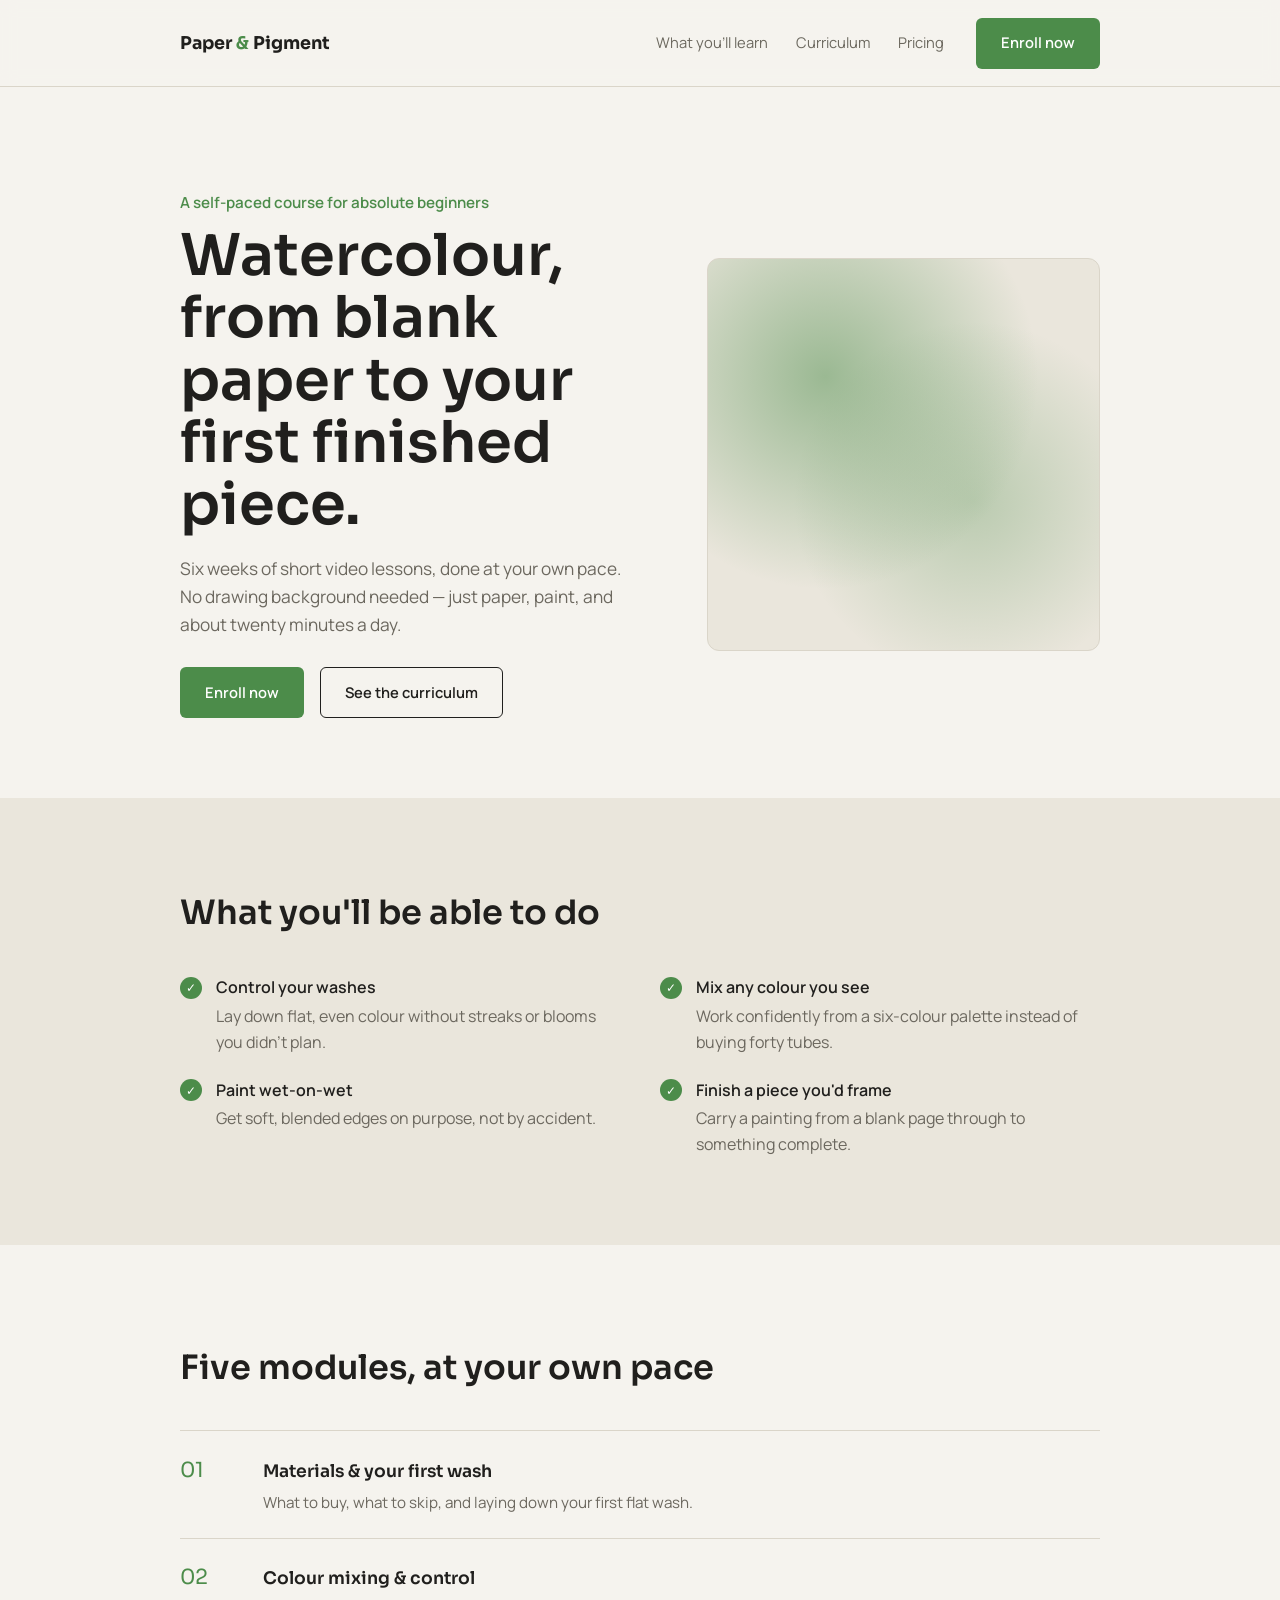
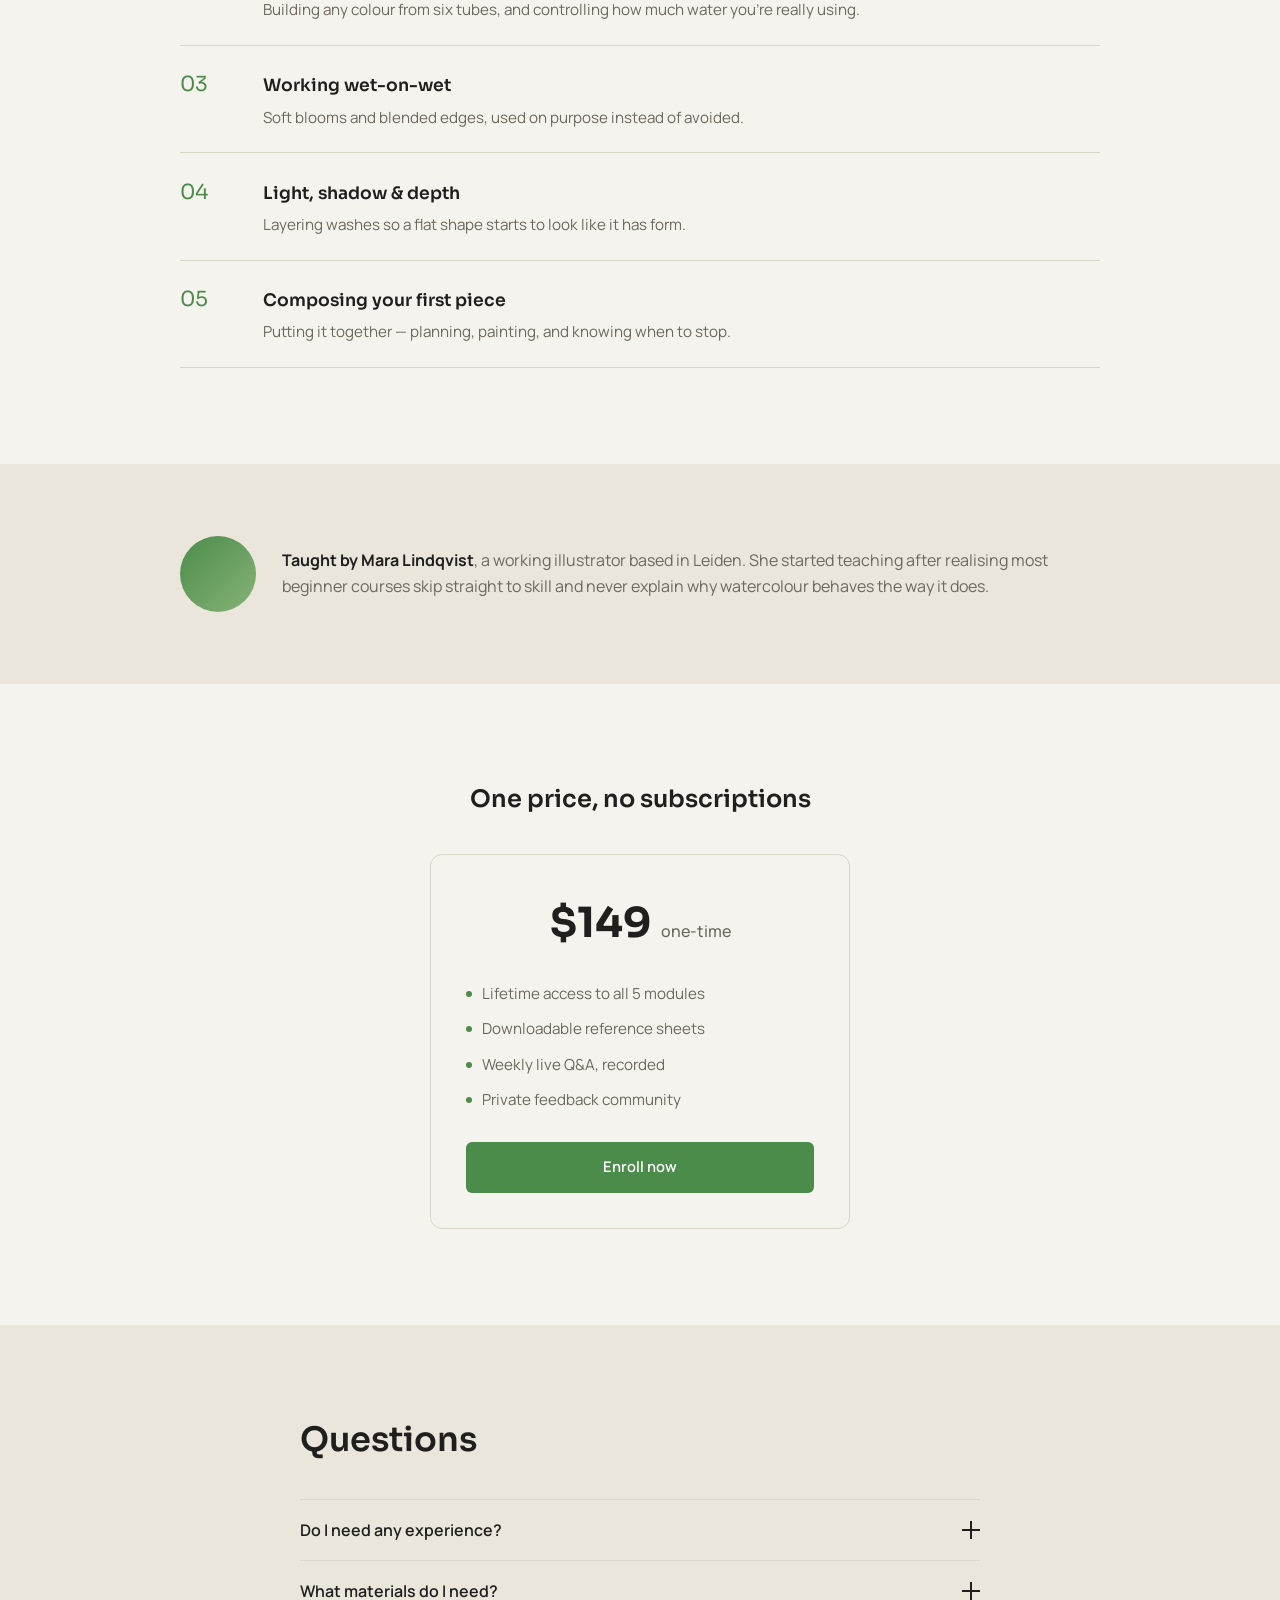
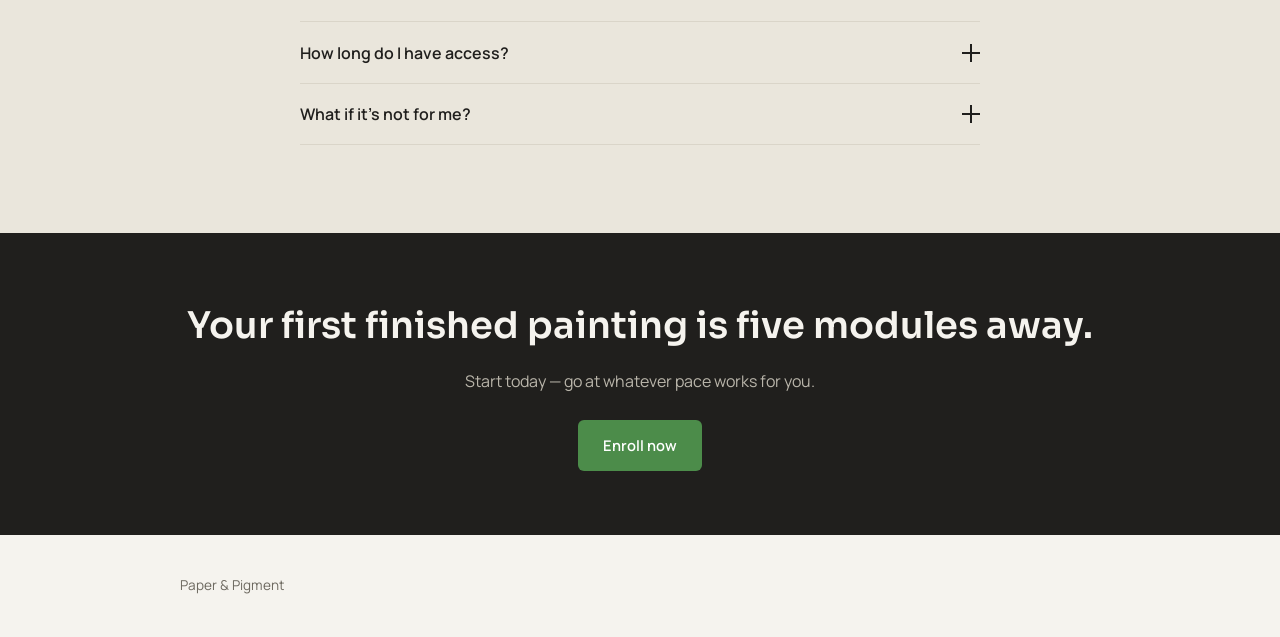
<file: paper.html>
<!DOCTYPE html>
<html lang="en">
<head>
<meta charset="UTF-8">
<meta name="viewport" content="width=device-width, initial-scale=1.0">
<title>Paper &amp; Pigment — Watercolour for Beginners</title>
<meta name="description" content="A self-paced watercolour course for absolute beginners. Six modules, lifetime access.">
<link rel="preconnect" href="https://fonts.googleapis.com">
<link rel="preconnect" href="https://fonts.gstatic.com" crossorigin>
<link href="https://fonts.googleapis.com/css2?family=Sora:wght@500;600;700&family=Manrope:wght@400;500;600;700&display=swap" rel="stylesheet">
<style>
  :root{
    --paper:#F5F3EE; --paper-alt:#EAE6DC; --ink:#201F1D; --ink-muted:#6C685F;
    --accent:#4C8C4A; --accent-ink:#fff; --line:#DAD5C9;
    --display:"Sora",sans-serif; --sans:"Manrope",sans-serif;
  }
  *{box-sizing:border-box;}
  body{margin:0;background:var(--paper);color:var(--ink);font-family:var(--sans);line-height:1.6;-webkit-font-smoothing:antialiased;}
  h1,h2,h3{font-family:var(--display);font-weight:600;margin:0;}
  p{margin:0;}
  a{color:inherit;text-decoration:none;}
  ul{list-style:none;margin:0;padding:0;}
  html{scroll-behavior:smooth;}
  a:focus-visible,button:focus-visible{outline:2px solid var(--accent);outline-offset:3px;}
  @media (prefers-reduced-motion:reduce){*{animation-duration:.001ms !important;transition-duration:.001ms !important;}}

  .wrap{max-width:1000px;margin:0 auto;padding:0 clamp(1.25rem,4vw,2.5rem);}

  .nav{position:sticky;top:0;z-index:20;background:rgba(245,243,238,.92);backdrop-filter:blur(8px);border-bottom:1px solid var(--line);}
  .nav-inner{max-width:1000px;margin:0 auto;padding:1.1rem clamp(1.25rem,4vw,2.5rem);display:flex;align-items:center;gap:2rem;}
  .logo{font-family:var(--display);font-size:1.1rem;font-weight:700;margin-right:auto;}
  .logo span{color:var(--accent);}
  .nav-links{display:flex;gap:1.75rem;}
  .nav-links a{font-size:.92rem;color:var(--ink-muted);}
  .nav-links a:hover{color:var(--ink);}
  .btn{display:inline-flex;align-items:center;justify-content:center;padding:.8rem 1.5rem;border-radius:6px;font-weight:600;font-size:.92rem;cursor:pointer;font-family:var(--sans);border:1px solid transparent;}
  .btn-solid{background:var(--accent);color:var(--accent-ink);}
  .btn-solid:hover{background:#3E7A3D;}
  .btn-line{border-color:var(--ink);color:var(--ink);}
  .btn-line:hover{background:var(--ink);color:var(--paper);}
  .burger{display:none;flex-direction:column;gap:5px;background:none;border:none;padding:.4rem;cursor:pointer;}
  .burger span{width:20px;height:2px;background:var(--ink);}
  .nav-mobile{display:none;flex-direction:column;padding:0 clamp(1.25rem,4vw,2.5rem) 1.25rem;gap:.25rem;}
  .nav-mobile a{padding:.65rem 0;border-bottom:1px solid var(--line);font-size:1rem;}
  .nav.open .nav-mobile{display:flex;}

  .hero{padding:clamp(4rem,9vw,6.5rem) 0 clamp(3rem,7vw,5rem);}
  .hero-grid{display:grid;grid-template-columns:1.2fr 1fr;gap:clamp(2rem,5vw,3.5rem);align-items:center;}
  .hero-kicker{color:var(--accent);font-weight:600;font-size:.95rem;}
  .hero h1{font-size:clamp(2.4rem,1.6rem + 3.5vw,3.6rem);line-height:1.08;margin-top:.6rem;}
  .hero-lede{margin-top:1.2rem;max-width:42ch;color:var(--ink-muted);font-size:1.08rem;}
  .hero-actions{margin-top:1.8rem;display:flex;gap:1rem;flex-wrap:wrap;}
  .hero-art{aspect-ratio:1;border-radius:12px;background:
      radial-gradient(circle at 30% 30%, rgba(76,140,74,.5), transparent 55%),
      radial-gradient(circle at 68% 62%, rgba(76,140,74,.3), transparent 50%),
      var(--paper-alt);
    border:1px solid var(--line);}

  .learn{background:var(--paper-alt);}
  .learn-inner{max-width:1000px;margin:0 auto;padding:clamp(3.5rem,8vw,5.5rem) clamp(1.25rem,4vw,2.5rem);}
  .learn h2{font-size:clamp(1.6rem,1.2rem + 1.8vw,2.1rem);max-width:20ch;}
  .learn-grid{margin-top:2.2rem;display:grid;grid-template-columns:repeat(2,1fr);gap:1.4rem 2.5rem;}
  .learn-item{display:flex;gap:.9rem;}
  .learn-check{flex:none;width:22px;height:22px;border-radius:50%;background:var(--accent);color:#fff;display:flex;align-items:center;justify-content:center;font-size:.75rem;margin-top:.1rem;}
  .learn-item p{color:var(--ink-muted);}
  .learn-item strong{display:block;color:var(--ink);font-weight:600;margin-bottom:.2rem;}

  .curriculum{padding:clamp(3.5rem,8vw,6rem) 0;}
  .curriculum h2{font-size:clamp(1.6rem,1.2rem + 1.8vw,2.1rem);}
  .mod-list{margin-top:2.2rem;display:flex;flex-direction:column;}
  .mod{display:grid;grid-template-columns:64px 1fr;gap:1.2rem;padding:1.4rem 0;border-top:1px solid var(--line);align-items:baseline;}
  .mod:last-child{border-bottom:1px solid var(--line);}
  .mod-num{font-family:var(--display);font-size:1.3rem;color:var(--accent);}
  .mod h3{font-size:1.08rem;font-weight:600;}
  .mod p{margin-top:.35rem;color:var(--ink-muted);font-size:.95rem;}

  .instructor{background:var(--paper-alt);}
  .instructor-inner{max-width:1000px;margin:0 auto;padding:clamp(3rem,7vw,4.5rem) clamp(1.25rem,4vw,2.5rem);display:grid;grid-template-columns:auto 1fr;gap:1.6rem;align-items:center;}
  .instructor-photo{width:76px;height:76px;border-radius:50%;background:linear-gradient(135deg,#4C8C4A,#87B378);flex:none;}
  .instructor-text p{color:var(--ink-muted);}
  .instructor-text strong{color:var(--ink);}

  .pricing{padding:clamp(3.5rem,8vw,6rem) 0;}
  .price-card{max-width:420px;margin:2.2rem auto 0;border:1px solid var(--line);border-radius:12px;padding:2.2rem;text-align:center;}
  .price-amt{font-family:var(--display);font-size:2.6rem;font-weight:700;}
  .price-amt span{font-size:1rem;color:var(--ink-muted);font-family:var(--sans);font-weight:500;}
  .price-list{margin-top:1.6rem;text-align:left;display:flex;flex-direction:column;gap:.7rem;}
  .price-list li{display:flex;gap:.6rem;color:var(--ink-muted);font-size:.95rem;}
  .price-list li::before{content:"";flex:none;width:6px;height:6px;border-radius:50%;background:var(--accent);margin-top:.55rem;}
  .price-card .btn{margin-top:1.8rem;width:100%;}

  .faq{background:var(--paper-alt);}
  .faq-inner{max-width:760px;margin:0 auto;padding:clamp(3.5rem,8vw,5.5rem) clamp(1.25rem,4vw,2.5rem);}
  .faq h2{font-size:clamp(1.6rem,1.2rem + 1.8vw,2.1rem);}
  .faq-list{margin-top:2rem;}
  .faq-item{border-top:1px solid var(--line);}
  .faq-item:last-child{border-bottom:1px solid var(--line);}
  .faq-q{width:100%;text-align:left;background:none;border:none;padding:1.2rem 0;display:flex;justify-content:space-between;align-items:center;gap:1rem;cursor:pointer;font-family:var(--sans);font-size:1rem;font-weight:600;color:var(--ink);}
  .faq-q .plus{flex:none;width:18px;height:18px;position:relative;}
  .faq-q .plus::before,.faq-q .plus::after{content:"";position:absolute;background:var(--ink);}
  .faq-q .plus::before{left:0;top:8px;width:18px;height:2px;}
  .faq-q .plus::after{left:8px;top:0;width:2px;height:18px;transition:transform .2s ease;}
  .faq-item.open .plus::after{transform:rotate(90deg);}
  .faq-a{max-height:0;overflow:hidden;transition:max-height .25s ease;}
  .faq-a p{padding-bottom:1.2rem;color:var(--ink-muted);max-width:60ch;}

  .cta-band{background:var(--ink);color:var(--paper);}
  .cta-inner{max-width:1000px;margin:0 auto;padding:clamp(3rem,7vw,4rem) clamp(1.25rem,4vw,2.5rem);text-align:center;}
  .cta-inner h2{color:var(--paper);font-size:clamp(1.6rem,1.2rem + 2vw,2.3rem);}
  .cta-inner p{margin-top:.8rem;color:#B9B5AA;}
  .cta-inner .btn{margin-top:1.6rem;}
  .cta-inner .btn-solid:hover{background:#5C9C5A;}

  .footer{padding:2.5rem clamp(1.25rem,4vw,2.5rem);display:flex;justify-content:space-between;color:var(--ink-muted);font-size:.85rem;max-width:1000px;margin:0 auto;}

  @media (max-width:760px){
    .nav-links,.nav-inner .btn-solid{display:none;}
    .burger{display:flex;}
    .hero-grid{grid-template-columns:1fr;}
    .hero-art{order:-1;max-width:220px;margin:0 auto;}
    .learn-grid{grid-template-columns:1fr;}
    .instructor-inner{grid-template-columns:1fr;text-align:center;}
    .instructor-photo{margin:0 auto;}
    .footer{flex-direction:column;gap:.4rem;}
  }
</style>
</head>
<body>

<header class="nav" id="nav">
  <div class="nav-inner">
    <a href="#top" class="logo">Paper <span>&amp;</span> Pigment</a>
    <nav class="nav-links">
      <a href="#learn">What you'll learn</a>
      <a href="#curriculum">Curriculum</a>
      <a href="#pricing">Pricing</a>
    </nav>
    <a href="#pricing" class="btn btn-solid">Enroll now</a>
    <button class="burger" id="burger" aria-label="Toggle menu" aria-expanded="false"><span></span><span></span><span></span></button>
  </div>
  <div class="nav-mobile" id="navMobile">
    <a href="#learn">What you'll learn</a>
    <a href="#curriculum">Curriculum</a>
    <a href="#pricing">Pricing</a>
  </div>
</header>

<section id="top" class="hero">
  <div class="wrap hero-grid">
    <div>
      <p class="hero-kicker">A self-paced course for absolute beginners</p>
      <h1>Watercolour, from blank paper to your first finished piece.</h1>
      <p class="hero-lede">Six weeks of short video lessons, done at your own pace. No drawing background needed — just paper, paint, and about twenty minutes a day.</p>
      <div class="hero-actions">
        <a href="#pricing" class="btn btn-solid">Enroll now</a>
        <a href="#curriculum" class="btn btn-line">See the curriculum</a>
      </div>
    </div>
    <div class="hero-art" aria-hidden="true"></div>
  </div>
</section>

<section id="learn" class="learn">
  <div class="learn-inner">
    <h2>What you'll be able to do</h2>
    <div class="learn-grid">
      <div class="learn-item">
        <span class="learn-check">✓</span>
        <p><strong>Control your washes</strong>Lay down flat, even colour without streaks or blooms you didn't plan.</p>
      </div>
      <div class="learn-item">
        <span class="learn-check">✓</span>
        <p><strong>Mix any colour you see</strong>Work confidently from a six-colour palette instead of buying forty tubes.</p>
      </div>
      <div class="learn-item">
        <span class="learn-check">✓</span>
        <p><strong>Paint wet-on-wet</strong>Get soft, blended edges on purpose, not by accident.</p>
      </div>
      <div class="learn-item">
        <span class="learn-check">✓</span>
        <p><strong>Finish a piece you'd frame</strong>Carry a painting from a blank page through to something complete.</p>
      </div>
    </div>
  </div>
</section>

<section id="curriculum" class="curriculum">
  <div class="wrap">
    <h2>Five modules, at your own pace</h2>
    <div class="mod-list">
      <div class="mod">
        <span class="mod-num">01</span>
        <div><h3>Materials &amp; your first wash</h3><p>What to buy, what to skip, and laying down your first flat wash.</p></div>
      </div>
      <div class="mod">
        <span class="mod-num">02</span>
        <div><h3>Colour mixing &amp; control</h3><p>Building any colour from six tubes, and controlling how much water you're really using.</p></div>
      </div>
      <div class="mod">
        <span class="mod-num">03</span>
        <div><h3>Working wet-on-wet</h3><p>Soft blooms and blended edges, used on purpose instead of avoided.</p></div>
      </div>
      <div class="mod">
        <span class="mod-num">04</span>
        <div><h3>Light, shadow &amp; depth</h3><p>Layering washes so a flat shape starts to look like it has form.</p></div>
      </div>
      <div class="mod">
        <span class="mod-num">05</span>
        <div><h3>Composing your first piece</h3><p>Putting it together — planning, painting, and knowing when to stop.</p></div>
      </div>
    </div>
  </div>
</section>

<section class="instructor">
  <div class="instructor-inner">
    <div class="instructor-photo" aria-hidden="true"></div>
    <div class="instructor-text">
      <p><strong>Taught by Mara Lindqvist</strong>, a working illustrator based in Leiden. She started teaching after realising most beginner courses skip straight to skill and never explain why watercolour behaves the way it does.</p>
    </div>
  </div>
</section>

<section id="pricing" class="pricing">
  <div class="wrap" style="text-align:center;">
    <h2>One price, no subscriptions</h2>
    <div class="price-card">
      <p class="price-amt">$149 <span>one-time</span></p>
      <ul class="price-list">
        <li>Lifetime access to all 5 modules</li>
        <li>Downloadable reference sheets</li>
        <li>Weekly live Q&amp;A, recorded</li>
        <li>Private feedback community</li>
      </ul>
      <a href="mailto:hello@paperandpigment.example" class="btn btn-solid">Enroll now</a>
    </div>
  </div>
</section>

<section class="faq">
  <div class="faq-inner">
    <h2>Questions</h2>
    <div class="faq-list" id="faqList">
      <div class="faq-item">
        <button class="faq-q"><span>Do I need any experience?</span><span class="plus"></span></button>
        <div class="faq-a"><p>None. Module one starts with how to hold the brush and load it with paint.</p></div>
      </div>
      <div class="faq-item">
        <button class="faq-q"><span>What materials do I need?</span><span class="plus"></span></button>
        <div class="faq-a"><p>A short list is included after enrolling — most people spend under $30 to get started.</p></div>
      </div>
      <div class="faq-item">
        <button class="faq-q"><span>How long do I have access?</span><span class="plus"></span></button>
        <div class="faq-a"><p>Lifetime access. Go at your own pace and revisit any module whenever you want.</p></div>
      </div>
      <div class="faq-item">
        <button class="faq-q"><span>What if it's not for me?</span><span class="plus"></span></button>
        <div class="faq-a"><p>Full refund within 14 days, no questions asked.</p></div>
      </div>
    </div>
  </div>
</section>

<section class="cta-band">
  <div class="cta-inner">
    <h2>Your first finished painting is five modules away.</h2>
    <p>Start today — go at whatever pace works for you.</p>
    <a href="#pricing" class="btn btn-solid">Enroll now</a>
  </div>
</section>

<footer class="footer">
  <p>Paper &amp; Pigment</p>
</footer>

<script>
  var nav = document.getElementById('nav');
  var burger = document.getElementById('burger');
  burger.addEventListener('click', function () {
    var open = nav.classList.toggle('open');
    burger.setAttribute('aria-expanded', open ? 'true' : 'false');
  });
  document.querySelectorAll('.nav-mobile a').forEach(function (a) {
    a.addEventListener('click', function () { nav.classList.remove('open'); burger.setAttribute('aria-expanded','false'); });
  });

  document.querySelectorAll('.faq-item').forEach(function (item) {
    var btn = item.querySelector('.faq-q');
    var answer = item.querySelector('.faq-a');
    btn.addEventListener('click', function () {
      var isOpen = item.classList.contains('open');
      document.querySelectorAll('.faq-item.open').forEach(function (openItem) {
        openItem.classList.remove('open');
        openItem.querySelector('.faq-a').style.maxHeight = null;
      });
      if (!isOpen) {
        item.classList.add('open');
        answer.style.maxHeight = answer.scrollHeight + 'px';
      }
    });
  });
</script>
</body>
</html>
</file>
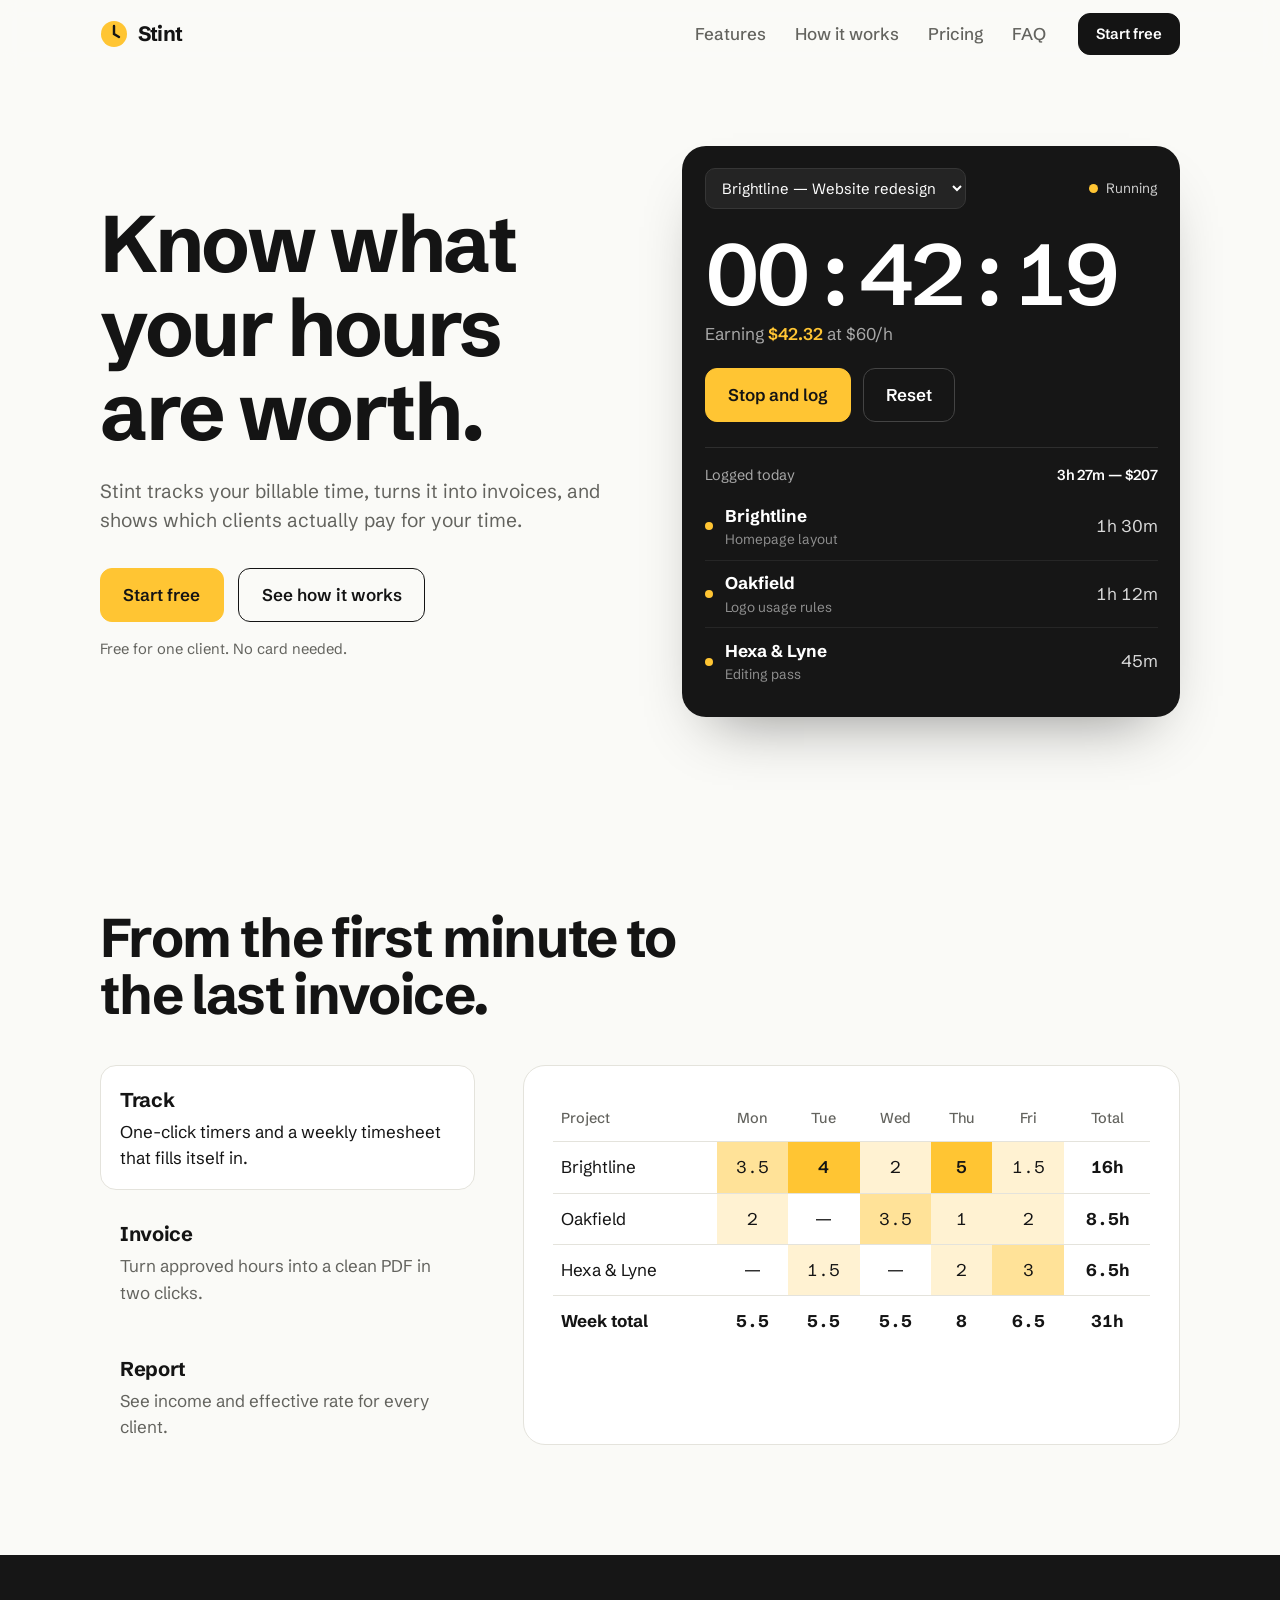
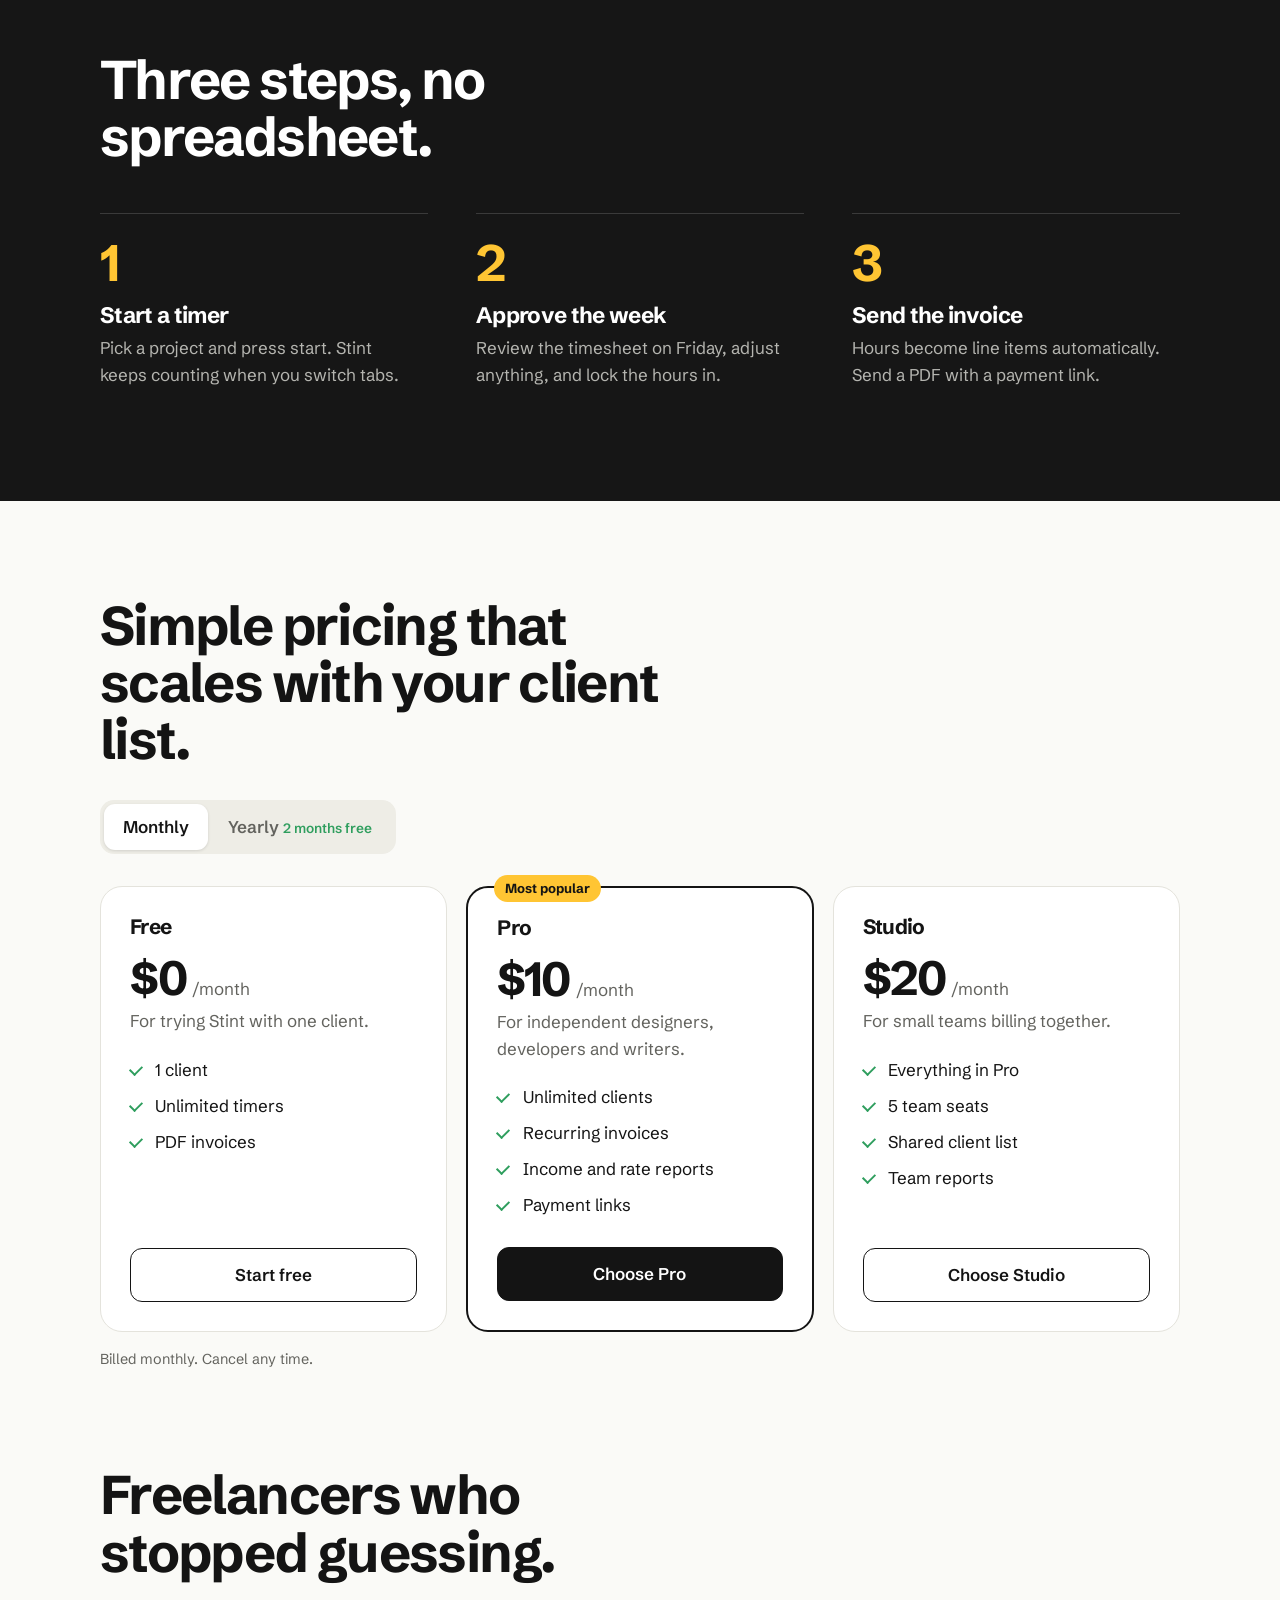
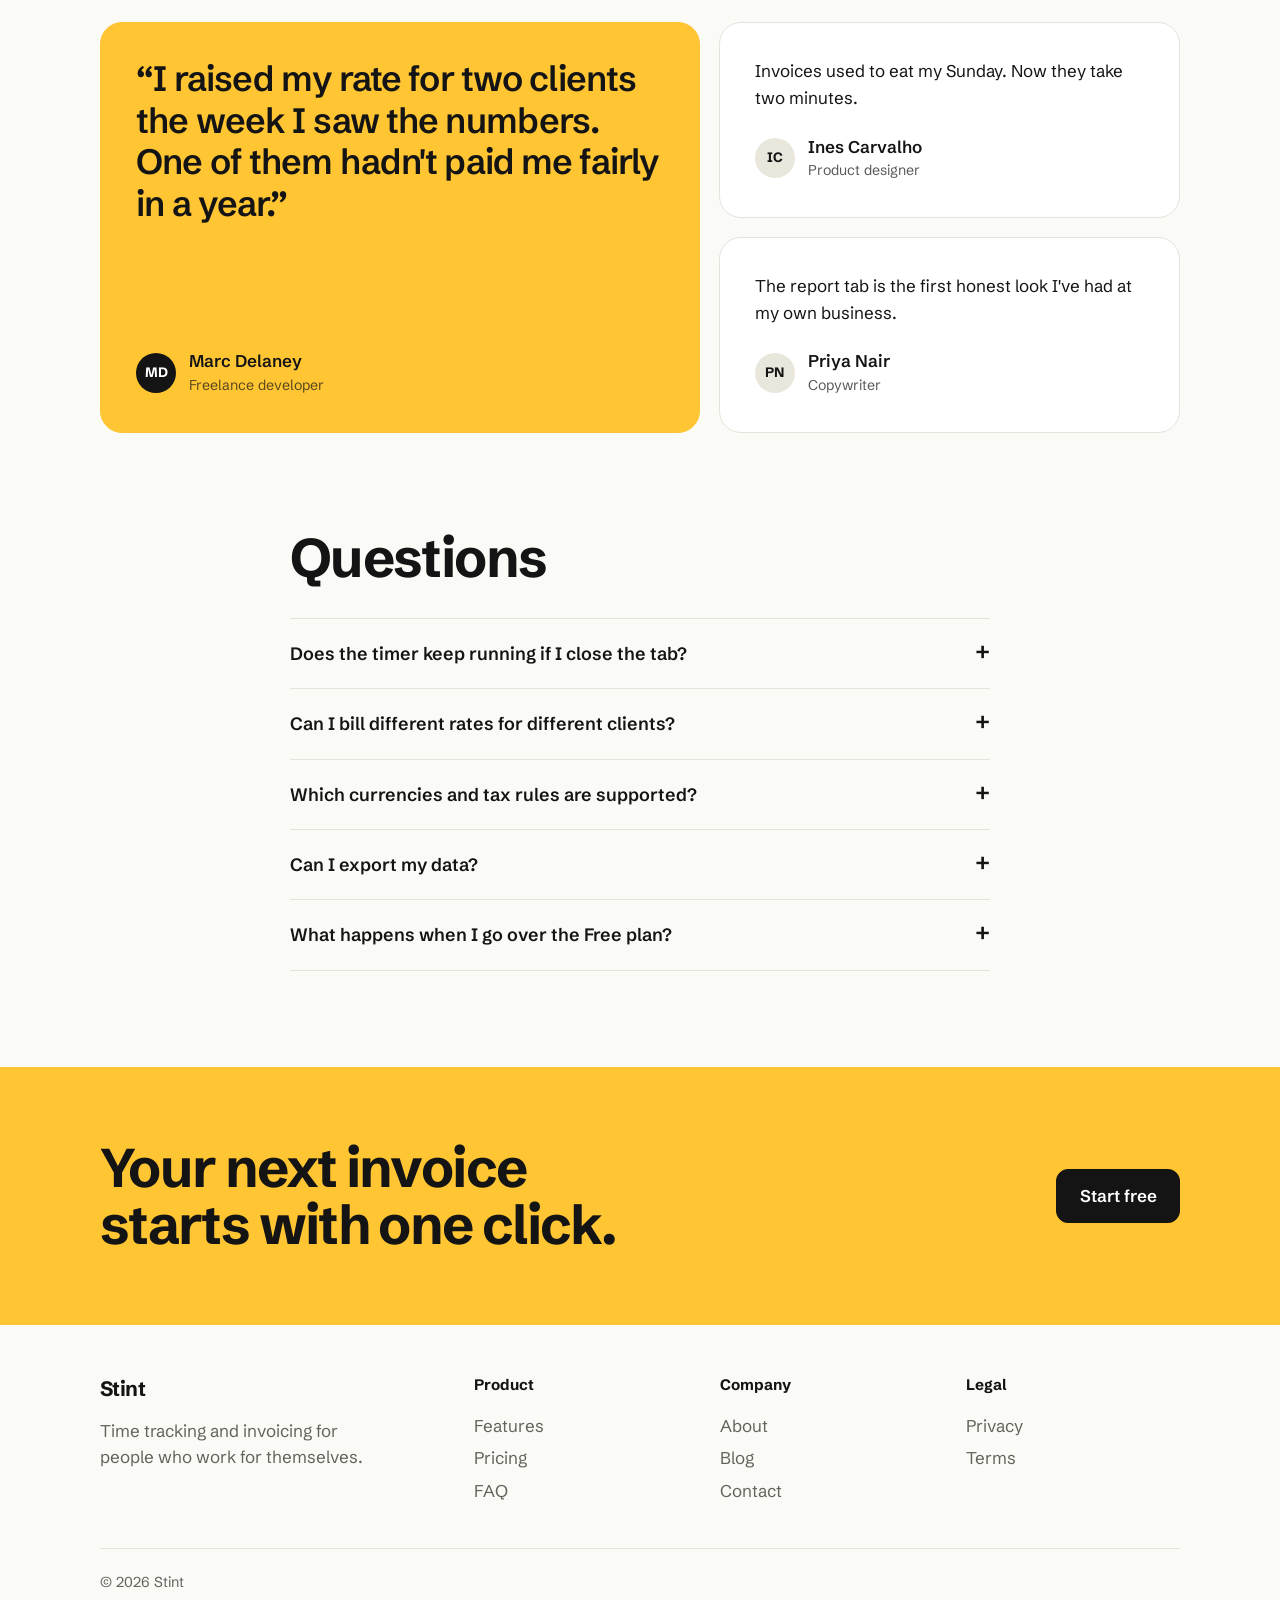
<file: stint.html>
<!DOCTYPE html>
<html lang="en">
<head>
<meta charset="UTF-8">
<meta name="viewport" content="width=device-width, initial-scale=1.0">
<title>Stint — Time tracking for freelancers</title>
<meta name="description" content="Stint tracks your billable time, turns it into invoices and shows which clients are worth your hours.">
<link rel="preconnect" href="https://fonts.googleapis.com">
<link rel="preconnect" href="https://fonts.gstatic.com" crossorigin>
<link href="https://fonts.googleapis.com/css2?family=Schibsted+Grotesk:wght@400;500;600;700&display=swap" rel="stylesheet">
<style>
  :root{--bg:#FAFAF7;--card:#fff;--ink:#141414;--muted:#63635E;--line:#E4E3DC;--dark:#161616;--sun:#FFC533;--sun-d:#EDAE12;--green:#2F9E5E;--red:#D64545;--f:"Schibsted Grotesk",sans-serif}
  *{box-sizing:border-box}
  html{scroll-behavior:smooth}
  body{margin:0;background:var(--bg);color:var(--ink);font-family:var(--f);font-size:17px;line-height:1.55;-webkit-font-smoothing:antialiased}
  h1,h2,h3{margin:0;letter-spacing:-.03em;line-height:1.05}
  p{margin:0}a{color:inherit;text-decoration:none}ul{list-style:none;margin:0;padding:0}button,select{font:inherit;color:inherit}
  a:focus-visible,button:focus-visible,select:focus-visible,summary:focus-visible{outline:3px solid var(--sun-d);outline-offset:3px}
  .sr{position:absolute;width:1px;height:1px;overflow:hidden;clip:rect(0 0 0 0)}
  @media (prefers-reduced-motion:reduce){*{transition:none!important;animation:none!important}html{scroll-behavior:auto}}
  .wrap{max-width:1160px;margin:0 auto;padding:0 clamp(1.25rem,4vw,2.5rem)}
  .btn{display:inline-flex;align-items:center;justify-content:center;gap:.5rem;border:1.5px solid var(--ink);background:var(--ink);color:#fff;padding:.8rem 1.4rem;border-radius:12px;font-weight:600;cursor:pointer;transition:transform .15s,background .15s}
  .btn:hover{transform:translateY(-2px)}
  .btn.sun{background:var(--sun);border-color:var(--sun);color:var(--ink)}.btn.sun:hover{background:var(--sun-d);border-color:var(--sun-d)}
  .btn.line{background:transparent;color:inherit;border-color:currentColor}
  .btn.sm{padding:.55rem 1.05rem;font-size:.93rem}

  header{position:sticky;top:0;z-index:30;background:rgba(250,250,247,.88);backdrop-filter:blur(10px);border-bottom:1px solid transparent;transition:border-color .2s}
  header.scrolled{border-color:var(--line)}
  .nav{display:flex;align-items:center;gap:2rem;height:68px}
  .logo{display:flex;align-items:center;gap:.6rem;font-weight:700;font-size:1.3rem;letter-spacing:-.03em;margin-right:auto}
  .logo svg{width:28px;height:28px}
  .links{display:flex;gap:1.8rem;color:var(--muted);font-weight:500}.links a:hover{color:var(--ink)}
  .burger{display:none;background:none;border:0;padding:.4rem;cursor:pointer}
  .burger span{display:block;width:22px;height:2px;background:var(--ink);margin:5px 0}
  .mobile{display:none;flex-direction:column;padding:0 clamp(1.25rem,4vw,2.5rem) 1rem}.mobile a{padding:.8rem 0;border-bottom:1px solid var(--line);font-weight:500}
  header.open .mobile{display:flex}

  .hero{display:grid;grid-template-columns:1.02fr .98fr;gap:clamp(2rem,5vw,4.5rem);align-items:center;padding-top:clamp(2.5rem,6vw,5rem);padding-bottom:clamp(3.5rem,8vw,6rem)}
  .hero h1{font-size:clamp(2.8rem,1.5rem + 4.6vw,5rem);font-weight:700}
  .hero-copy>p{margin-top:1.4rem;font-size:1.2rem;color:var(--muted);max-width:44ch}
  .cta{display:flex;gap:.9rem;flex-wrap:wrap;margin-top:2rem}
  .fine{font-size:.92rem!important;margin-top:1rem!important}

  .timer{background:var(--dark);color:#fff;border-radius:24px;padding:1.4rem;box-shadow:0 30px 60px -30px rgba(0,0,0,.45)}
  .t-top{display:flex;justify-content:space-between;align-items:center;gap:.8rem}
  .sel select{background:#242424;border:1px solid #363636;border-radius:10px;padding:.55rem .8rem;max-width:100%;cursor:pointer;color:#fff;font-size:.93rem}
  .chip{display:inline-flex;align-items:center;gap:.45rem;font-size:.85rem;color:#CFCFCF;white-space:nowrap}
  .chip i{width:9px;height:9px;border-radius:50%;background:var(--sun);animation:pulse 1.4s infinite}
  .chip.off i{background:#666;animation:none}
  @keyframes pulse{50%{opacity:.25}}
  .clock{font-size:clamp(3.4rem,2rem + 5vw,5.4rem);font-weight:600;letter-spacing:-.04em;margin:1.4rem 0 .2rem;font-variant-numeric:tabular-nums;line-height:1}
  .earn{color:#A8A8A8}.earn b{color:var(--sun);font-weight:600}
  .t-btns{display:flex;gap:.7rem;margin-top:1.3rem}
  .t-btns .btn.line{border-color:#444;color:#fff}
  .entries{margin-top:1.6rem;border-top:1px solid #2E2E2E;padding-top:1rem}
  .e-head{display:flex;justify-content:space-between;color:#A8A8A8;font-size:.9rem;margin-bottom:.4rem}.e-head b{color:#fff;font-weight:600}
  .entries li{display:grid;grid-template-columns:auto 1fr auto;gap:.8rem;align-items:center;padding:.6rem 0;border-bottom:1px solid #262626}
  .entries li:last-child{border:0}
  .entries .d{width:8px;height:8px;border-radius:50%;background:var(--sun)}
  .entries small{display:block;color:#8F8F8F;font-size:.85rem}.entries li>span:last-child{font-variant-numeric:tabular-nums;color:#DADADA}

  .sec{padding-top:clamp(3.5rem,8vw,6rem);padding-bottom:clamp(3.5rem,8vw,6rem)}
  .sec>h2{font-size:clamp(2rem,1.3rem + 2.8vw,3.4rem);max-width:18ch;font-weight:700}
  .tabs{display:grid;grid-template-columns:.8fr 1.4fr;gap:clamp(1.5rem,4vw,3rem);margin-top:2.6rem;align-items:start}
  .tablist{display:flex;flex-direction:column;gap:.6rem}
  .tablist button{text-align:left;background:transparent;border:1.5px solid transparent;border-radius:16px;padding:1.1rem 1.2rem;cursor:pointer;color:var(--muted);transition:background .15s}
  .tablist button b{display:block;font-size:1.25rem;letter-spacing:-.02em;color:var(--ink)}
  .tablist button span{display:block;margin-top:.25rem}
  .tablist button[aria-selected=true]{background:var(--card);border-color:var(--line);color:var(--ink)}
  .panel{background:var(--card);border:1px solid var(--line);border-radius:22px;padding:clamp(1rem,3vw,1.8rem);min-height:380px}
  .panel[hidden]{display:none}
  table{width:100%;border-collapse:collapse;font-variant-numeric:tabular-nums}
  th,td{padding:.75rem .5rem;text-align:center;border-bottom:1px solid var(--line)}
  th{font-weight:500;color:var(--muted);font-size:.9rem}th:first-child,td:first-child{text-align:left}
  td.h1{background:rgba(255,197,51,.22)}td.h2{background:rgba(255,197,51,.5)}td.h3{background:var(--sun);font-weight:600}
  tfoot td{font-weight:700;border-bottom:0}
  .inv-h{display:flex;justify-content:space-between;gap:1rem;flex-wrap:wrap}.inv-h h3{font-size:1.6rem}.inv-h small,.rep small{color:var(--muted)}
  .inv{margin-top:1.4rem}.inv li{display:flex;justify-content:space-between;gap:1rem;padding:.8rem 0;border-bottom:1px solid var(--line)}
  .inv li small{display:block;color:var(--muted)}
  .sum{margin-top:1rem;margin-left:auto;max-width:260px}.sum div{display:flex;justify-content:space-between;padding:.25rem 0;color:var(--muted)}
  .sum .t{color:var(--ink);font-weight:700;font-size:1.3rem;border-top:2px solid var(--ink);margin-top:.5rem;padding-top:.6rem}
  .inv-f{display:flex;justify-content:space-between;align-items:center;margin-top:1.4rem;gap:1rem;flex-wrap:wrap}
  .paid{color:var(--green);font-weight:600}
  .bars{margin-top:1.3rem;display:flex;flex-direction:column;gap:1rem}
  .bar{display:grid;grid-template-columns:110px 1fr 70px;gap:.8rem;align-items:center;font-size:.95rem}
  .bar div{height:16px;border-radius:8px;background:#F0EFE8;overflow:hidden}.bar i{display:block;height:100%;background:var(--sun);border-radius:8px}
  .bar b{text-align:right;font-variant-numeric:tabular-nums}
  .rates{display:grid;grid-template-columns:repeat(3,1fr);gap:.8rem;margin-top:1.6rem}
  .rates div{border:1px solid var(--line);border-radius:14px;padding:.9rem 1rem}.rates b{font-size:1.4rem;display:block;letter-spacing:-.02em}
  .up{color:var(--green)}.down{color:var(--red)}

  .how{background:var(--dark);color:#fff}
  .how .sec>h2{color:#fff}
  .steps{display:grid;grid-template-columns:repeat(3,1fr);gap:clamp(1.5rem,4vw,3rem);margin-top:3rem}
  .steps li{border-top:1px solid #3A3A3A;padding-top:1.4rem}
  .steps b{display:block;font-size:3.2rem;color:var(--sun);letter-spacing:-.04em;line-height:1}
  .steps h3{font-size:1.4rem;margin:1rem 0 .5rem}.steps p{color:#B5B5B0;max-width:32ch}

  .toggle{display:inline-flex;background:#EEEDE6;border-radius:14px;padding:4px;margin-top:2rem}
  .toggle button{border:0;background:transparent;padding:.6rem 1.2rem;border-radius:11px;font-weight:600;cursor:pointer;color:var(--muted)}
  .toggle button.on{background:var(--card);color:var(--ink);box-shadow:0 1px 3px rgba(0,0,0,.12)}
  .toggle em{font-style:normal;color:var(--green);font-size:.85rem;margin-left:.3rem}
  .plans{display:grid;grid-template-columns:repeat(3,1fr);gap:1.2rem;margin-top:2rem}
  .plan{position:relative;background:var(--card);border:1px solid var(--line);border-radius:22px;padding:1.8rem;display:flex;flex-direction:column}
  .plan.pop{border:2px solid var(--ink)}
  .tag{position:absolute;top:-13px;left:1.6rem;background:var(--sun);font-size:.82rem;font-weight:700;padding:.2rem .7rem;border-radius:99px}
  .plan h3{font-size:1.3rem}.price{margin:1rem 0 .4rem;display:flex;align-items:baseline;gap:.4rem}.price b{font-size:3rem;letter-spacing:-.04em;line-height:1}.price span{color:var(--muted)}
  .plan>p{color:var(--muted)}
  .plan ul{margin:1.4rem 0 1.8rem;display:flex;flex-direction:column;gap:.6rem;flex:1}
  .plan li{padding-left:1.6rem;position:relative}.plan li::before{content:"";position:absolute;left:0;top:.5rem;width:10px;height:6px;border-left:2px solid var(--green);border-bottom:2px solid var(--green);transform:rotate(-45deg)}
  .plan .btn{width:100%}
  .note{color:var(--muted);font-size:.9rem;margin-top:1rem}

  .quotes{display:grid;grid-template-columns:1.3fr 1fr;gap:1.2rem;margin-top:2.6rem}
  .q{background:var(--card);border:1px solid var(--line);border-radius:22px;padding:clamp(1.4rem,3vw,2.2rem)}
  .q.big{grid-row:span 2;display:flex;flex-direction:column;justify-content:space-between;background:var(--sun);border-color:var(--sun)}
  .q.big blockquote{font-size:clamp(1.5rem,1.1rem + 1.6vw,2.2rem);letter-spacing:-.025em;line-height:1.18;font-weight:600}
  .q blockquote{margin:0}.q figcaption{display:flex;align-items:center;gap:.8rem;margin-top:1.4rem;font-weight:600}
  .q figcaption small{display:block;font-weight:400;opacity:.7}
  .av{width:40px;height:40px;border-radius:50%;background:var(--ink);color:#fff;display:grid;place-items:center;font-size:.85rem;font-weight:700}
  .q:not(.big) .av{background:#E9E7DC;color:var(--ink)}

  .faq{max-width:780px}
  .faq details{border-top:1px solid var(--line)}.faq details:last-child{border-bottom:1px solid var(--line)}
  .faq summary{list-style:none;cursor:pointer;display:flex;justify-content:space-between;gap:1rem;padding:1.3rem 0;font-weight:600;font-size:1.12rem}
  .faq summary::-webkit-details-marker{display:none}.faq summary::after{content:"+";font-size:1.5rem;line-height:1;transition:transform .2s}
  .faq details[open] summary::after{transform:rotate(45deg)}.faq details p{padding-bottom:1.3rem;color:var(--muted);max-width:60ch}

  .band{background:var(--sun)}
  .band .wrap{display:flex;justify-content:space-between;align-items:center;gap:2rem;flex-wrap:wrap;padding-top:clamp(3rem,7vw,4.5rem);padding-bottom:clamp(3rem,7vw,4.5rem)}
  .band h2{font-size:clamp(2rem,1.3rem + 2.8vw,3.4rem);max-width:16ch;font-weight:700}
  footer{padding:3rem 0 2rem}
  .fcols{display:grid;grid-template-columns:1.6fr repeat(3,1fr);gap:2rem}
  .fcols h4{margin:0 0 .8rem;font-size:.95rem}.fcols li{padding:.2rem 0;color:var(--muted)}.fcols a:hover{color:var(--ink)}
  .fcols p{color:var(--muted);max-width:28ch;margin-top:.8rem}
  .legal{display:flex;justify-content:space-between;gap:1rem;flex-wrap:wrap;margin-top:2.5rem;padding-top:1.4rem;border-top:1px solid var(--line);color:var(--muted);font-size:.9rem}
  .legal a{text-decoration:underline;text-underline-offset:3px;color:var(--ink)}

  @media (max-width:900px){
    .links,.nav>.btn{display:none}.burger{display:block}
    .hero,.tabs,.quotes,.steps,.plans{grid-template-columns:1fr}
    .q.big{grid-row:auto}
    .tablist{flex-direction:row;overflow-x:auto}.tablist button{min-width:210px}
    .fcols{grid-template-columns:1fr 1fr}.fcols>div:first-child{grid-column:1/-1}
    .bar{grid-template-columns:90px 1fr 60px}.rates{grid-template-columns:1fr}
  }
</style>
</head>
<body>

<header id="hdr">
  <div class="wrap nav">
    <a class="logo" href="#top"><svg viewBox="0 0 28 28" aria-hidden="true"><circle cx="14" cy="14" r="13" fill="#FFC533"/><path d="M14 6v8l5 3" fill="none" stroke="#141414" stroke-width="2.4" stroke-linecap="round"/></svg>Stint</a>
    <nav class="links"><a href="#features">Features</a><a href="#how">How it works</a><a href="#pricing">Pricing</a><a href="#faq">FAQ</a></nav>
    <a class="btn sm" href="#pricing">Start free</a>
    <button class="burger" id="burger" aria-label="Menu" aria-expanded="false"><span></span><span></span><span></span></button>
  </div>
  <nav class="mobile"><a href="#features">Features</a><a href="#how">How it works</a><a href="#pricing">Pricing</a><a href="#faq">FAQ</a></nav>
</header>

<main id="top">
  <section class="wrap hero">
    <div class="hero-copy">
      <h1>Know what your hours are worth.</h1>
      <p>Stint tracks your billable time, turns it into invoices, and shows which clients actually pay for your time.</p>
      <div class="cta"><a class="btn sun" href="#pricing">Start free</a><a class="btn line" href="#features">See how it works</a></div>
      <p class="fine">Free for one client. No card needed.</p>
    </div>

    <div class="timer" aria-label="Interactive timer demo">
      <div class="t-top">
        <label class="sel"><span class="sr">Project</span>
          <select id="proj"><option>Brightline — Website redesign</option><option>Oakfield — Brand guidelines</option><option>Hexa &amp; Lyne — Copy edit</option></select></label>
        <span class="chip" id="chip"><i></i><span id="state">Running</span></span>
      </div>
      <div class="clock" id="clock">00:42:18</div>
      <div class="earn">Earning <b id="earn">$42.30</b> at $60/h</div>
      <div class="t-btns"><button class="btn sun" id="toggle">Stop and log</button><button class="btn line" id="reset">Reset</button></div>
      <div class="entries">
        <div class="e-head"><span>Logged today</span><b id="total"></b></div>
        <ul id="entries"></ul>
      </div>
    </div>
  </section>

  <section class="wrap sec" id="features">
    <h2>From the first minute to the last invoice.</h2>
    <div class="tabs">
      <div class="tablist" role="tablist">
        <button role="tab" id="t-track" aria-selected="true" aria-controls="p-track"><b>Track</b><span>One-click timers and a weekly timesheet that fills itself in.</span></button>
        <button role="tab" id="t-invoice" aria-selected="false" aria-controls="p-invoice"><b>Invoice</b><span>Turn approved hours into a clean PDF in two clicks.</span></button>
        <button role="tab" id="t-report" aria-selected="false" aria-controls="p-report"><b>Report</b><span>See income and effective rate for every client.</span></button>
      </div>
      <div>
        <div class="panel" role="tabpanel" id="p-track" aria-labelledby="t-track">
          <table>
            <thead><tr><th>Project</th><th>Mon</th><th>Tue</th><th>Wed</th><th>Thu</th><th>Fri</th><th>Total</th></tr></thead>
            <tbody>
              <tr><td>Brightline</td><td class="h2">3.5</td><td class="h3">4</td><td class="h1">2</td><td class="h3">5</td><td class="h1">1.5</td><td><b>16h</b></td></tr>
              <tr><td>Oakfield</td><td class="h1">2</td><td>—</td><td class="h2">3.5</td><td class="h1">1</td><td class="h1">2</td><td><b>8.5h</b></td></tr>
              <tr><td>Hexa &amp; Lyne</td><td>—</td><td class="h1">1.5</td><td>—</td><td class="h1">2</td><td class="h2">3</td><td><b>6.5h</b></td></tr>
            </tbody>
            <tfoot><tr><td>Week total</td><td>5.5</td><td>5.5</td><td>5.5</td><td>8</td><td>6.5</td><td>31h</td></tr></tfoot>
          </table>
        </div>
        <div class="panel" role="tabpanel" id="p-invoice" aria-labelledby="t-invoice" hidden>
          <div class="inv-h"><div><h3>Invoice 1042</h3><small>Brightline Studio — due in 14 days</small></div><span class="paid">Draft</span></div>
          <ul class="inv">
            <li><span>Homepage layout<small>16h × $60</small></span><b>$960</b></li>
            <li><span>Design system audit<small>6h × $60</small></span><b>$360</b></li>
            <li><span>Revisions<small>4h × $60</small></span><b>$240</b></li>
          </ul>
          <div class="sum"><div><span>Subtotal</span><span>$1,560</span></div><div><span>VAT 20%</span><span>$312</span></div><div class="t"><span>Total</span><span>$1,872</span></div></div>
          <div class="inv-f"><small>Sent as a PDF with a payment link.</small><button class="btn sun sm">Send invoice</button></div>
        </div>
        <div class="panel rep" role="tabpanel" id="p-report" aria-labelledby="t-report" hidden>
          <h3>Income by client</h3><small>Last 90 days</small>
          <div class="bars">
            <div class="bar"><span>Brightline</span><div><i style="width:100%"></i></div><b>$4,820</b></div>
            <div class="bar"><span>Oakfield</span><div><i style="width:67%"></i></div><b>$3,240</b></div>
            <div class="bar"><span>Hexa &amp; Lyne</span><div><i style="width:45%"></i></div><b>$2,150</b></div>
            <div class="bar"><span>Northfield</span><div><i style="width:31%"></i></div><b>$1,480</b></div>
            <div class="bar"><span>Other</span><div><i style="width:16%"></i></div><b>$760</b></div>
          </div>
          <div class="rates">
            <div><small>Brightline</small><b>$68/h</b><span class="up">+12% vs. last quarter</span></div>
            <div><small>Oakfield</small><b>$54/h</b><span class="up">+3%</span></div>
            <div><small>Hexa &amp; Lyne</small><b>$41/h</b><span class="down">−9%</span></div>
          </div>
        </div>
      </div>
    </div>
  </section>

  <section class="how" id="how">
    <div class="wrap sec">
      <h2>Three steps, no spreadsheet.</h2>
      <ol class="steps" style="list-style:none;padding:0">
        <li><b>1</b><h3>Start a timer</h3><p>Pick a project and press start. Stint keeps counting when you switch tabs.</p></li>
        <li><b>2</b><h3>Approve the week</h3><p>Review the timesheet on Friday, adjust anything, and lock the hours in.</p></li>
        <li><b>3</b><h3>Send the invoice</h3><p>Hours become line items automatically. Send a PDF with a payment link.</p></li>
      </ol>
    </div>
  </section>

  <section class="wrap sec" id="pricing">
    <h2>Simple pricing that scales with your client list.</h2>
    <div class="toggle" id="bill" role="group" aria-label="Billing period"><button class="on" data-p="m">Monthly</button><button data-p="y">Yearly<em>2 months free</em></button></div>
    <div class="plans">
      <article class="plan"><h3>Free</h3><div class="price"><b data-m="0" data-y="0">$0</b><span>/month</span></div><p>For trying Stint with one client.</p>
        <ul><li>1 client</li><li>Unlimited timers</li><li>PDF invoices</li></ul><a class="btn line" href="#top">Start free</a></article>
      <article class="plan pop"><span class="tag">Most popular</span><h3>Pro</h3><div class="price"><b data-m="10" data-y="8">$10</b><span>/month</span></div><p>For independent designers, developers and writers.</p>
        <ul><li>Unlimited clients</li><li>Recurring invoices</li><li>Income and rate reports</li><li>Payment links</li></ul><a class="btn" href="#top">Choose Pro</a></article>
      <article class="plan"><h3>Studio</h3><div class="price"><b data-m="20" data-y="16">$20</b><span>/month</span></div><p>For small teams billing together.</p>
        <ul><li>Everything in Pro</li><li>5 team seats</li><li>Shared client list</li><li>Team reports</li></ul><a class="btn line" href="#top">Choose Studio</a></article>
    </div>
    <p class="note" id="billNote">Billed monthly. Cancel any time.</p>
  </section>

  <section class="wrap sec" style="padding-top:0">
    <h2>Freelancers who stopped guessing.</h2>
    <div class="quotes">
      <figure class="q big" style="margin:0"><blockquote>“I raised my rate for two clients the week I saw the numbers. One of them hadn't paid me fairly in a year.”</blockquote><figcaption><span class="av">MD</span><span>Marc Delaney<small>Freelance developer</small></span></figcaption></figure>
      <figure class="q" style="margin:0"><blockquote>Invoices used to eat my Sunday. Now they take two minutes.</blockquote><figcaption><span class="av">IC</span><span>Ines Carvalho<small>Product designer</small></span></figcaption></figure>
      <figure class="q" style="margin:0"><blockquote>The report tab is the first honest look I've had at my own business.</blockquote><figcaption><span class="av">PN</span><span>Priya Nair<small>Copywriter</small></span></figcaption></figure>
    </div>
  </section>

  <section class="wrap sec faq" id="faq" style="padding-top:0">
    <h2>Questions</h2>
    <div style="margin-top:2rem">
      <details><summary>Does the timer keep running if I close the tab?</summary><p>Yes. The timer runs on our servers, so it keeps counting until you stop it, on any device.</p></details>
      <details><summary>Can I bill different rates for different clients?</summary><p>Every client and project can have its own hourly rate, and you can override it on a single entry.</p></details>
      <details><summary>Which currencies and tax rules are supported?</summary><p>Invoices can be issued in 30 currencies, with configurable tax lines such as VAT or GST.</p></details>
      <details><summary>Can I export my data?</summary><p>Always. Export timesheets and invoices as CSV or PDF from the settings page.</p></details>
      <details><summary>What happens when I go over the Free plan?</summary><p>Nothing breaks. You keep all your data and can upgrade whenever you add a second client.</p></details>
    </div>
  </section>

  <section class="band">
    <div class="wrap"><h2>Your next invoice starts with one click.</h2><a class="btn" href="#top">Start free</a></div>
  </section>
</main>

<footer>
  <div class="wrap">
    <div class="fcols">
      <div><a class="logo" href="#top">Stint</a><p>Time tracking and invoicing for people who work for themselves.</p></div>
      <div><h4>Product</h4><ul><li><a href="#features">Features</a></li><li><a href="#pricing">Pricing</a></li><li><a href="#faq">FAQ</a></li></ul></div>
      <div><h4>Company</h4><ul><li><a href="#top">About</a></li><li><a href="#top">Blog</a></li><li><a href="#top">Contact</a></li></ul></div>
      <div><h4>Legal</h4><ul><li><a href="#top">Privacy</a></li><li><a href="#top">Terms</a></li></ul></div>
    </div>
    <div class="legal"><span>© 2026 Stint</span>
  </div>
</footer>

<script>
  var $=function(i){return document.getElementById(i)};
  var hdr=$('hdr');
  addEventListener('scroll',function(){hdr.classList.toggle('scrolled',scrollY>8)},{passive:true});
  $('burger').onclick=function(){var o=hdr.classList.toggle('open');this.setAttribute('aria-expanded',o)};
  document.querySelectorAll('.mobile a').forEach(function(a){a.onclick=function(){hdr.classList.remove('open')}});

  
  var rate=60,el=2538,run=true;
  var ent=[{p:'Brightline',n:'Homepage layout',s:5400},{p:'Oakfield',n:'Logo usage rules',s:4320},{p:'Hexa & Lyne',n:'Editing pass',s:2700}];
  function pad(n){return String(n).padStart(2,'0')}
  function clockFmt(s){return pad(Math.floor(s/3600))+':'+pad(Math.floor(s%3600/60))+':'+pad(s%60)}
  function dur(s){var h=Math.floor(s/3600),m=Math.round(s%3600/60);return h?h+'h '+pad(m)+'m':m+'m'}
  function tick(){$('clock').textContent=clockFmt(el);$('earn').textContent='$'+(el/3600*rate).toFixed(2)}
  function list(){
    var tot=ent.reduce(function(a,e){return a+e.s},0);
    $('total').textContent=dur(tot)+' — $'+Math.round(tot/3600*rate);
    $('entries').innerHTML=ent.slice(0,4).map(function(e){return '<li><span class="d"></span><span><b>'+e.p+'</b><small>'+e.n+'</small></span><span>'+dur(e.s)+'</span></li>'}).join('');
  }
  function ui(){$('state').textContent=run?'Running':'Paused';$('chip').classList.toggle('off',!run);$('toggle').textContent=run?'Stop and log':'Start timer'}
  setInterval(function(){if(run){el++;tick()}},1000);
  $('toggle').onclick=function(){
    if(run){if(el>=30){var v=$('proj').value.split(' — ');ent.unshift({p:v[0],n:v[1],s:el})}el=0;run=false}else{run=true}
    tick();list();ui();
  };
  $('reset').onclick=function(){el=0;tick()};
  tick();list();ui();

  
  var tabs=document.querySelectorAll('[role=tab]');
  tabs.forEach(function(t){t.onclick=function(){
    tabs.forEach(function(x){var on=x===t;x.setAttribute('aria-selected',on);$(x.getAttribute('aria-controls')).hidden=!on});
  }});

  
  var bill='m';
  document.querySelectorAll('#bill button').forEach(function(b){b.onclick=function(){
    bill=b.dataset.p;
    document.querySelectorAll('#bill button').forEach(function(x){x.classList.toggle('on',x===b)});
    document.querySelectorAll('.price b').forEach(function(p){p.textContent='$'+p.dataset[bill]});
    $('billNote').textContent=bill==='m'?'Billed monthly. Cancel any time.':'Billed yearly — two months free. Cancel any time.';
  }});
</script>
</body>
</html>
</file>
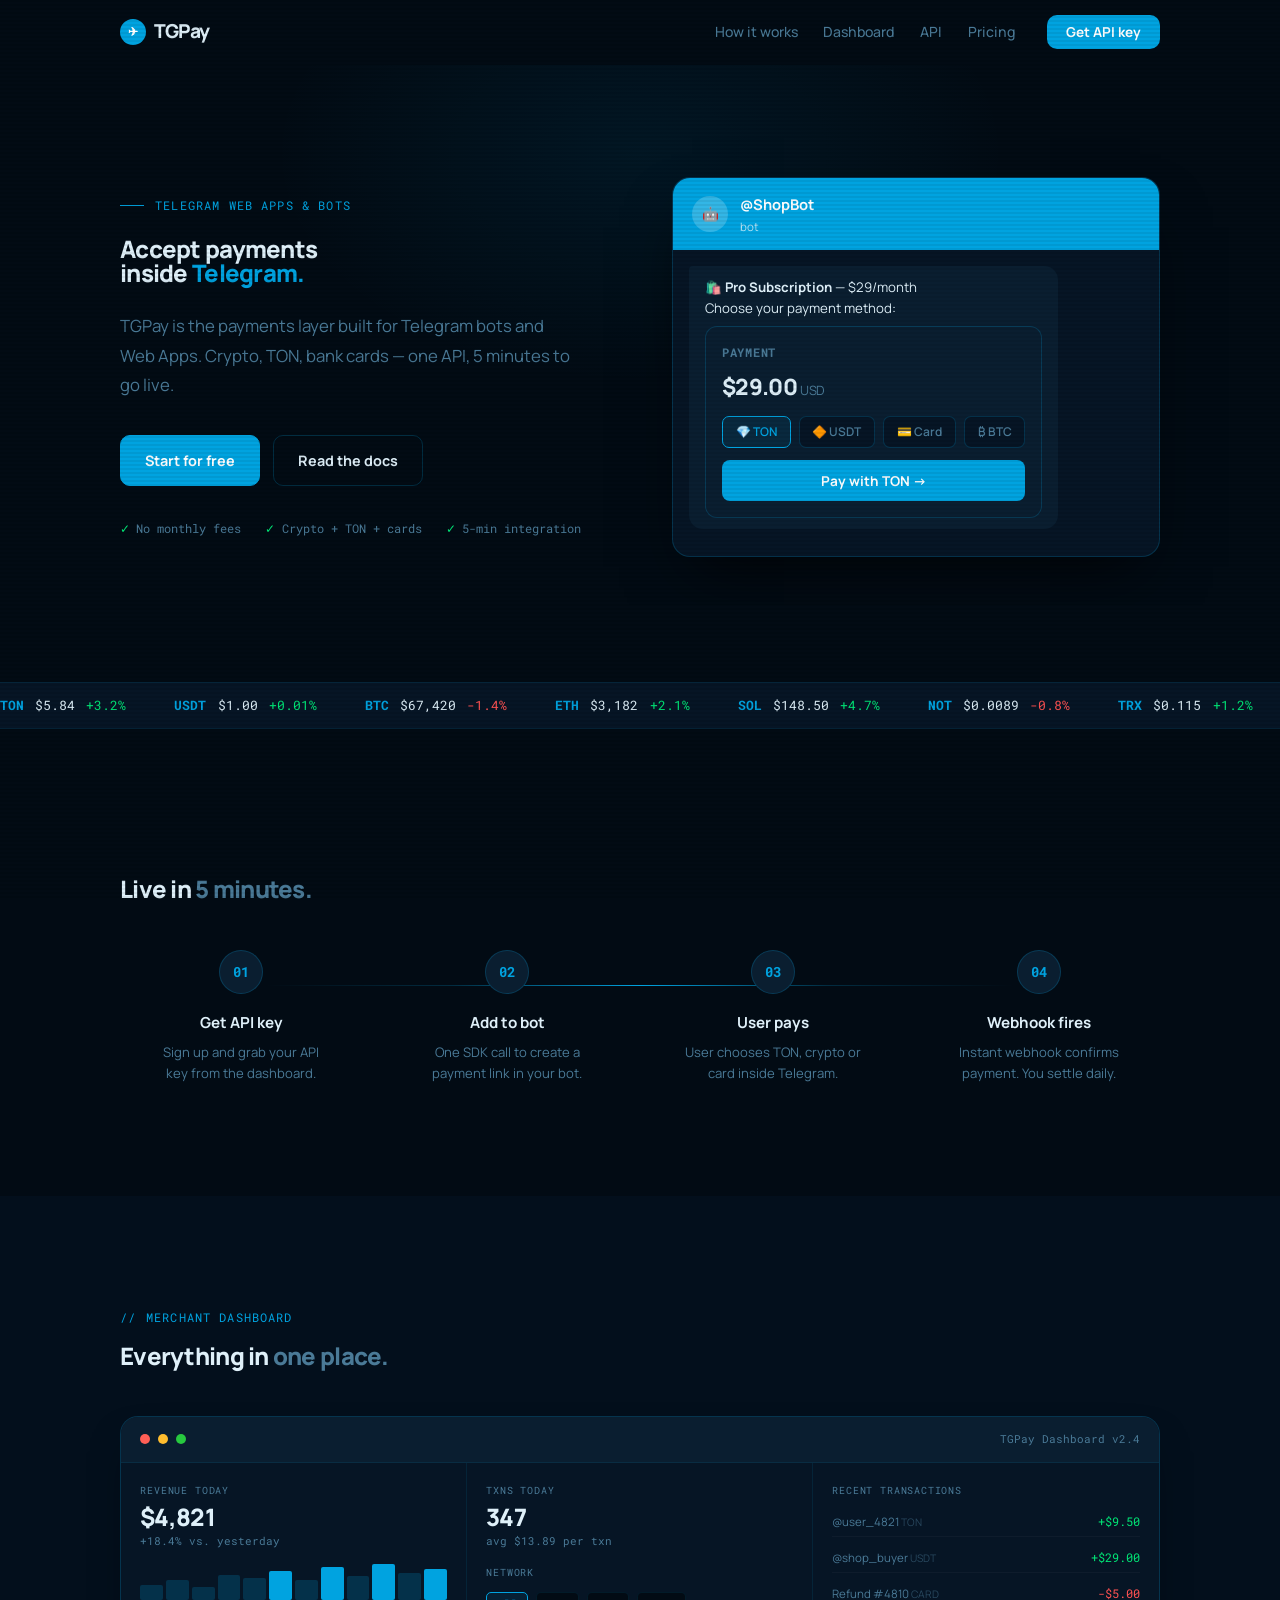
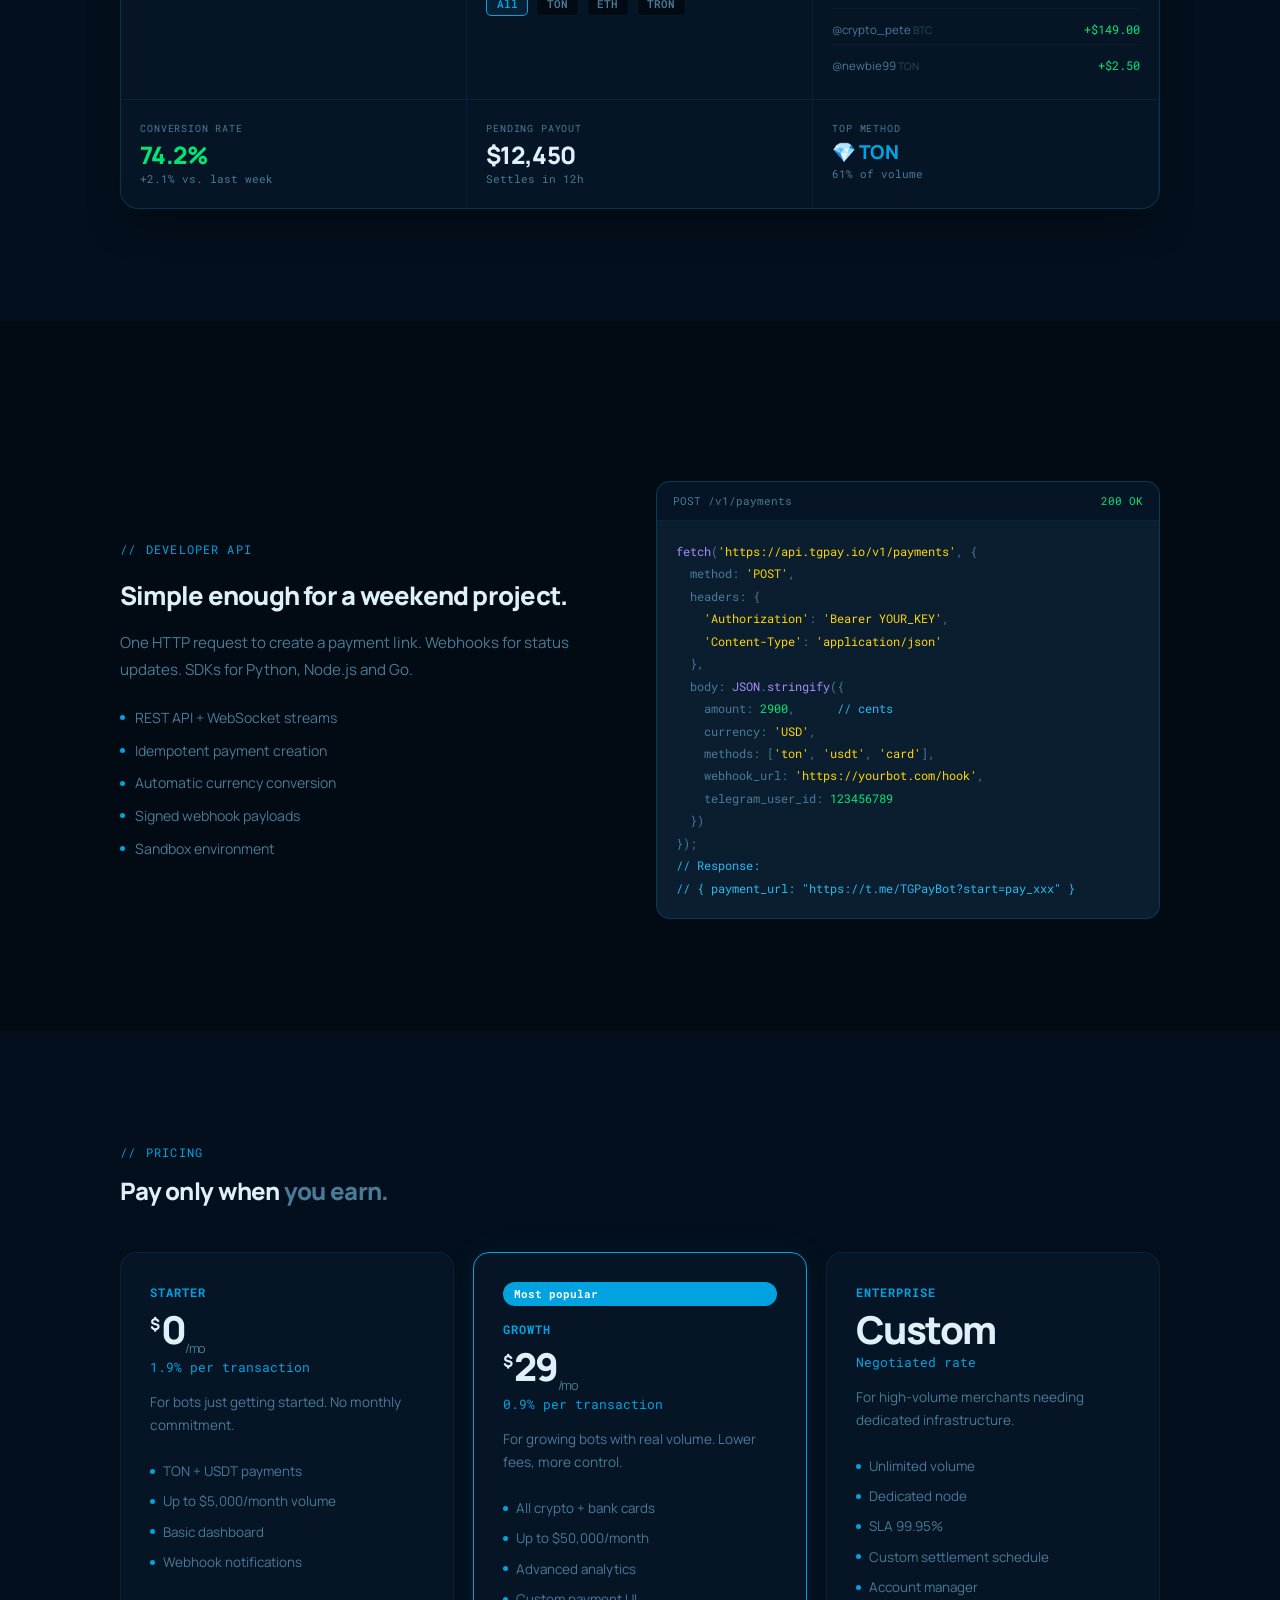
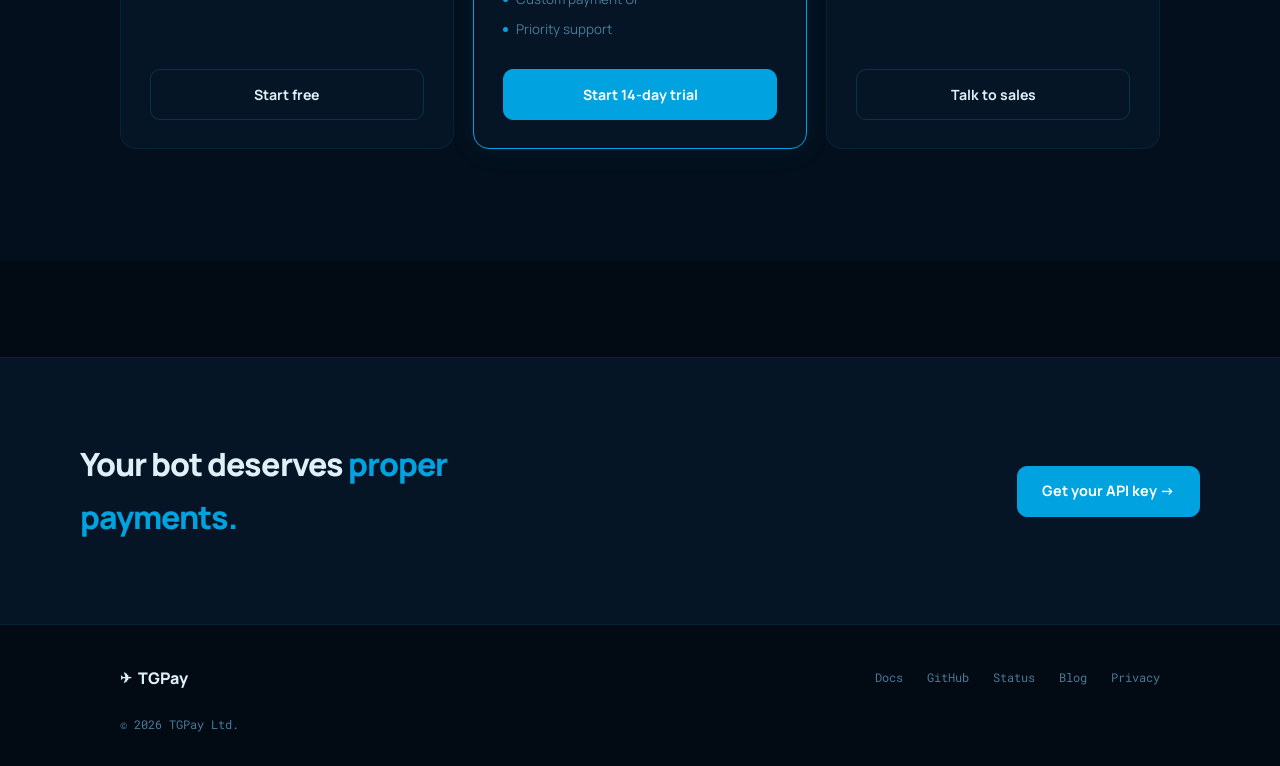
<file: tgpay.html>
<!DOCTYPE html>
<html lang="en">
<head>
<meta charset="UTF-8">
<meta name="viewport" content="width=device-width, initial-scale=1.0">
<title>TGPay — Accept payments inside Telegram</title>
<meta name="description" content="TGPay is a payment gateway built for Telegram bots and Web Apps. Accept crypto, cards and TON in minutes.">
<link rel="preconnect" href="https://fonts.googleapis.com">
<link rel="preconnect" href="https://fonts.gstatic.com" crossorigin>
<link href="https://fonts.googleapis.com/css2?family=Manrope:wght@300;400;500;600;700;800&family=Roboto+Mono:wght@400;500&display=swap" rel="stylesheet">
<style>
:root{
  --bg:#020B14;
  --bg2:#030F1C;
  --surface:#061525;
  --surface2:#0A1E30;
  --border:rgba(0,163,224,.1);
  --border2:rgba(0,163,224,.22);
  --ink:#DFF0F9;
  --muted:#4A7A97;
  --tg:#00A3E0;
  --tg2:#29BAF0;
  --tg-glow:rgba(0,163,224,.2);
  --ton:#0088CC;
  --green:#00E676;
  --yellow:#FFD600;
  --red:#FF5252;
  --f-head:'Manrope',sans-serif;
  --f-mono:'Roboto Mono',monospace;
  --r:10px;
  --max:1120px;
  --g:clamp(1.25rem,4vw,2.5rem);
}
*,*::before,*::after{box-sizing:border-box}
html{scroll-behavior:smooth}
body{margin:0;background:var(--bg);color:var(--ink);font-family:var(--f-head);font-size:16px;line-height:1.65;-webkit-font-smoothing:antialiased}
a{color:inherit;text-decoration:none}ul{list-style:none;margin:0;padding:0}h1,h2,h3{margin:0;letter-spacing:-.03em}p{margin:0}button{font-family:inherit;cursor:pointer}
a:focus-visible,button:focus-visible{outline:2px solid var(--tg);outline-offset:3px}
@media(prefers-reduced-motion:reduce){html{scroll-behavior:auto}*{animation-duration:.001ms!important;transition-duration:.001ms!important}}

body::after{content:'';position:fixed;inset:0;background:repeating-linear-gradient(0deg,transparent,transparent 2px,rgba(0,0,0,.06) 2px,rgba(0,0,0,.06) 4px);pointer-events:none;z-index:9999}

.wrap{max-width:var(--max);margin:0 auto;padding-left:var(--g);padding-right:var(--g)}

nav{position:sticky;top:0;z-index:50;border-bottom:1px solid transparent;transition:background .3s,border-color .3s}
nav.sc{background:rgba(2,11,20,.9);backdrop-filter:blur(14px);border-bottom-color:var(--border)}
.nav-row{display:flex;align-items:center;height:64px;gap:2rem}
.n-logo{font-weight:800;font-size:1.2rem;margin-right:auto;letter-spacing:-.04em;display:flex;align-items:center;gap:.5rem;color:var(--ink)}
.n-logo .tg-icon{width:26px;height:26px;background:var(--tg);border-radius:50%;display:grid;place-items:center;font-size:.75rem;color:#fff;font-weight:700;flex-shrink:0}
.n-links{display:flex;gap:1.6rem;color:var(--muted);font-size:.88rem;font-weight:500}
.n-links a:hover{color:var(--ink)}
.n-cta{font-size:.85rem;font-weight:700;padding:.5rem 1.2rem;border-radius:var(--r);background:var(--tg);color:#fff;border:none;transition:background .2s,transform .2s,box-shadow .2s}
.n-cta:hover{background:var(--tg2);transform:translateY(-1px);box-shadow:0 6px 20px var(--tg-glow)}
.burger{display:none;background:none;border:0;padding:.3rem;cursor:pointer}
.burger span{display:block;width:20px;height:1.5px;background:var(--ink);margin:5px 0}
.mob{display:none;flex-direction:column;padding:0 var(--g) 1.5rem;gap:.1rem}
.mob a{padding:.75rem 0;border-bottom:1px solid var(--border);color:var(--muted)}
nav.open .mob{display:flex}

.hero{padding:clamp(4rem,10vw,7rem) 0 clamp(2rem,5vw,3rem);position:relative;overflow:hidden}
.hero-glow{position:absolute;top:-30%;left:50%;transform:translateX(-50%);width:800px;height:500px;background:radial-gradient(ellipse,rgba(0,163,224,.08) 0%,transparent 65%);pointer-events:none}
.hero-grid{display:grid;grid-template-columns:1fr 1fr;gap:clamp(2rem,5vw,4.5rem);align-items:center}
.hero-eyebrow{font-family:var(--f-mono);font-size:.72rem;letter-spacing:.1em;text-transform:uppercase;color:var(--tg);margin-bottom:1.4rem;display:flex;align-items:center;gap:.7rem}
.hero-eyebrow::before{content:'';width:24px;height:1px;background:var(--tg)}
.hero h1{font-size:clamp(2.8rem,1.5rem+5vw,5rem);font-weight:800;line-height:1.02}
.hero h1 .tg-hl{color:var(--tg)}
.hero-sub{margin-top:1.6rem;color:var(--muted);font-size:1.05rem;max-width:46ch;line-height:1.75}
.hero-btns{display:flex;gap:.8rem;flex-wrap:wrap;margin-top:2.2rem}
.btn{display:inline-flex;align-items:center;gap:.5rem;padding:.8rem 1.5rem;border-radius:var(--r);font-weight:700;font-size:.9rem;border:1px solid transparent;transition:all .2s;font-family:var(--f-head)}
.btn-tg{background:var(--tg);color:#fff;border-color:var(--tg);box-shadow:0 0 0 0 var(--tg-glow)}
.btn-tg:hover{background:var(--tg2);box-shadow:0 0 24px var(--tg-glow);transform:translateY(-1px)}
.btn-out{border-color:var(--border2);color:var(--ink)}
.btn-out:hover{border-color:var(--tg);color:var(--tg)}
.hero-trust{display:flex;gap:1.5rem;flex-wrap:wrap;margin-top:2rem}
.trust-item{display:flex;align-items:center;gap:.4rem;font-size:.78rem;color:var(--muted);font-family:var(--f-mono)}
.trust-item::before{content:'✓';color:var(--green)}

.bot-widget{border:1px solid var(--border2);border-radius:18px;background:var(--surface);overflow:hidden;box-shadow:0 30px 60px -20px rgba(0,0,0,.7)}
.bot-header{background:var(--tg);padding:.9rem 1.2rem;display:flex;align-items:center;gap:.75rem}
.bot-avatar{width:36px;height:36px;border-radius:50%;background:rgba(255,255,255,.2);display:grid;place-items:center;font-size:.85rem;font-weight:700;color:#fff;flex-shrink:0}
.bot-name{font-weight:700;font-size:.92rem;color:#fff}
.bot-status{font-size:.72rem;color:rgba(255,255,255,.7)}
.bot-body{padding:1rem}
.bot-msg{margin-bottom:.7rem;display:flex;gap:.5rem;align-items:flex-start}
.bot-msg.out{flex-direction:row-reverse}
.bot-bubble{padding:.7rem 1rem;border-radius:14px;font-size:.83rem;line-height:1.55;max-width:85%}
.bot-msg:not(.out) .bot-bubble{background:var(--surface2);border-radius:4px 14px 14px 14px}
.bot-msg.out .bot-bubble{background:var(--ton);color:#fff;border-radius:14px 4px 14px 14px}
.pay-card{background:var(--surface2);border:1px solid var(--border2);border-radius:12px;padding:1rem;margin-top:.5rem}
.pay-card-title{font-size:.75rem;font-weight:700;color:var(--muted);text-transform:uppercase;letter-spacing:.06em;margin-bottom:.5rem;font-family:var(--f-mono)}
.pay-amount{font-size:1.4rem;font-weight:800;color:var(--ink);letter-spacing:-.03em}
.pay-amount span{font-size:.8rem;color:var(--muted);font-weight:400}
.pay-methods{display:flex;gap:.5rem;margin-top:.7rem;flex-wrap:wrap}
.pay-method-btn{padding:.4rem .8rem;border-radius:7px;font-size:.75rem;font-weight:600;border:1px solid var(--border2);color:var(--muted);background:var(--surface);cursor:pointer;transition:all .2s;font-family:var(--f-head)}
.pay-method-btn:hover,.pay-method-btn.sel{border-color:var(--tg);color:var(--tg);background:rgba(0,163,224,.08)}
.pay-btn{width:100%;margin-top:.8rem;padding:.7rem;border-radius:8px;background:var(--tg);color:#fff;border:none;font-size:.85rem;font-weight:700;cursor:pointer;font-family:var(--f-head);transition:background .2s,transform .15s}
.pay-btn:hover{background:var(--tg2);transform:scale(1.01)}
.pay-btn:active{transform:scale(.99)}
.bot-time{font-size:.68rem;color:var(--muted);font-family:var(--f-mono);margin-top:.15rem;text-align:right}
.pay-success{text-align:center;padding:1rem;display:none}
.pay-success .check-icon{font-size:2rem;margin-bottom:.4rem}
.pay-success p{color:var(--green);font-weight:700;font-size:.9rem}

.ticker-wrap{background:var(--surface);border-top:1px solid var(--border);border-bottom:1px solid var(--border);padding:.75rem 0;overflow:hidden;position:relative;margin-top:clamp(3rem,6vw,5rem)}
.ticker-track{display:flex;gap:3rem;white-space:nowrap;animation:tick 28s linear infinite}
.ticker-item{display:flex;align-items:center;gap:.7rem;font-size:.8rem;color:var(--muted);font-family:var(--f-mono);flex-shrink:0}
.ticker-item .coin{font-weight:700;color:var(--tg)}
.ticker-item .price{color:var(--ink)}
.ticker-item .chg.up{color:var(--green)}.ticker-item .chg.dn{color:var(--red)}
@keyframes tick{from{transform:translateX(0)}to{transform:translateX(-50%)}}

.sec{padding:clamp(4rem,9vw,7rem) 0}
.sec-mono{font-family:var(--f-mono);font-size:.72rem;letter-spacing:.1em;text-transform:uppercase;color:var(--tg);margin-bottom:1rem;display:flex;align-items:center;gap:.6rem}
.sec-mono::before{content:'//'}
h2.sh{font-size:clamp(2rem,1.2rem+3vw,3.5rem);font-weight:800;line-height:1.08}
h2.sh .muted{color:var(--muted)}

.flow{display:grid;grid-template-columns:repeat(4,1fr);gap:1.5rem;margin-top:3rem;position:relative}
.flow::before{content:'';position:absolute;top:2.2rem;left:calc(12.5% + 1rem);right:calc(12.5% + 1rem);height:1px;background:linear-gradient(90deg,transparent,var(--border2),var(--tg),var(--border2),transparent)}
.flow-step{text-align:center;position:relative}
.flow-num{width:44px;height:44px;border-radius:50%;background:var(--surface2);border:1px solid var(--border2);display:grid;place-items:center;font-family:var(--f-mono);font-size:.9rem;font-weight:700;color:var(--tg);margin:0 auto 1rem}
.flow-title{font-weight:700;font-size:.95rem;margin-bottom:.4rem}
.flow-desc{font-size:.82rem;color:var(--muted);line-height:1.6;max-width:22ch;margin:0 auto}

.dash-mock{margin-top:3rem;border:1px solid var(--border2);border-radius:18px;background:var(--surface);overflow:hidden;box-shadow:0 20px 40px -15px rgba(0,0,0,.5)}
.dash-header{background:var(--surface2);padding:.8rem 1.2rem;display:flex;align-items:center;gap:.5rem;border-bottom:1px solid var(--border)}
.dash-dot{width:10px;height:10px;border-radius:50%}
.dash-dot.r{background:#FF5F56}.dash-dot.y{background:#FFBD2E}.dash-dot.g{background:#27C93F}
.dash-body{display:grid;grid-template-columns:1fr 1fr 1fr;gap:0}
.dash-panel{padding:1.2rem;border-right:1px solid var(--border);border-bottom:1px solid var(--border)}
.dash-panel:nth-child(3){border-right:0}
.dash-panel:nth-child(4),.dash-panel:nth-child(5),.dash-panel:nth-child(6){border-bottom:0}
.dash-label{font-family:var(--f-mono);font-size:.65rem;letter-spacing:.08em;text-transform:uppercase;color:var(--muted);margin-bottom:.4rem}
.dash-val{font-size:1.5rem;font-weight:800;letter-spacing:-.03em;line-height:1}
.dash-val.pos{color:var(--green)}.dash-val.neg{color:var(--red)}
.dash-sub{font-size:.7rem;color:var(--muted);margin-top:.2rem;font-family:var(--f-mono)}
.mini-bars{display:flex;align-items:flex-end;gap:3px;height:36px;margin-top:.8rem}
.mb{flex:1;border-radius:2px;background:var(--tg-glow);transition:background .2s}
.mb.hi{background:var(--tg)}
.tx-list{margin-top:.5rem;display:flex;flex-direction:column;gap:.4rem}
.tx-row{display:flex;justify-content:space-between;align-items:center;font-size:.72rem;padding:.3rem 0;border-bottom:1px solid rgba(255,255,255,.03)}
.tx-row:last-child{border:0}
.tx-name{color:var(--muted)}.tx-amt{font-family:var(--f-mono);color:var(--ink)}
.tx-amt.pos{color:var(--green)}.tx-amt.neg{color:var(--red)}
.chain-selector{display:flex;gap:.5rem;flex-wrap:wrap;margin-top:.7rem}
.chain-btn{padding:.25rem .6rem;border-radius:5px;font-size:.68rem;font-weight:600;font-family:var(--f-mono);border:1px solid var(--border);color:var(--muted);background:var(--bg);cursor:pointer;transition:all .2s}
.chain-btn:hover,.chain-btn.on{border-color:var(--tg);color:var(--tg);background:rgba(0,163,224,.08)}

.api-block{margin-top:3rem;display:grid;grid-template-columns:1fr 1fr;gap:2rem;align-items:center}
.api-text h3{font-size:clamp(1.5rem,2vw,2rem);font-weight:800;letter-spacing:-.03em;margin-bottom:.8rem}
.api-text p{color:var(--muted);font-size:.95rem;line-height:1.75}
.api-features{margin-top:1.4rem;display:flex;flex-direction:column;gap:.6rem}
.api-feat{display:flex;align-items:center;gap:.6rem;font-size:.88rem;color:var(--muted)}
.api-feat::before{content:'';width:5px;height:5px;border-radius:50%;background:var(--tg);flex-shrink:0}
.code-box{background:var(--surface2);border:1px solid var(--border2);border-radius:14px;overflow:hidden}
.code-box-head{padding:.6rem 1rem;background:var(--surface);border-bottom:1px solid var(--border);font-family:var(--f-mono);font-size:.7rem;color:var(--muted);display:flex;justify-content:space-between}
.code-box pre{padding:1.2rem;font-family:var(--f-mono);font-size:.78rem;line-height:1.8;margin:0;color:var(--muted);overflow-x:auto}
.code-box pre .kw{color:var(--tg2)}.code-box pre .str{color:var(--yellow)}.code-box pre .num{color:var(--green)}.code-box pre .fn{color:#A78BFA}

.price-grid{display:grid;grid-template-columns:repeat(3,1fr);gap:1.2rem;margin-top:3rem}
.pc2{border:1px solid var(--border);border-radius:16px;padding:1.8rem;background:var(--surface);display:flex;flex-direction:column;transition:border-color .25s}
.pc2:hover{border-color:var(--border2)}
.pc2.pop{border-color:var(--tg);box-shadow:0 0 30px rgba(0,163,224,.08)}
.pc2-badge{background:var(--tg);color:#fff;font-size:.7rem;font-weight:700;padding:.18rem .7rem;border-radius:99px;display:inline-block;margin-bottom:.8rem;font-family:var(--f-mono)}
.pc2-name{font-size:.78rem;font-weight:700;letter-spacing:.08em;text-transform:uppercase;color:var(--tg);font-family:var(--f-mono);margin-bottom:.5rem}
.pc2-price{font-size:2.4rem;font-weight:800;letter-spacing:-.04em;line-height:1;margin-bottom:.2rem}
.pc2-price sup{font-size:1rem;vertical-align:super;margin-right:.15rem}
.pc2-price sub{font-size:.8rem;font-weight:400;color:var(--muted)}
.pc2-fee{font-size:.8rem;color:var(--tg);font-family:var(--f-mono);margin-bottom:.8rem}
.pc2-desc{font-size:.85rem;color:var(--muted);margin-bottom:1.5rem;line-height:1.65}
.pc2-feats{flex:1;display:flex;flex-direction:column;gap:.5rem;margin-bottom:1.8rem}
.pc2-feats li{display:flex;align-items:flex-start;gap:.5rem;font-size:.84rem;color:var(--muted)}
.pc2-feats li::before{content:'';width:5px;height:5px;border-radius:50%;background:var(--tg);flex-shrink:0;margin-top:.55rem}
.pc2-btn{display:block;text-align:center;padding:.8rem;border-radius:var(--r);font-weight:700;font-size:.88rem;border:1px solid var(--border2);color:var(--ink);transition:all .2s}
.pc2-btn:hover{border-color:var(--tg);color:var(--tg)}
.pc2.pop .pc2-btn{background:var(--tg);color:#fff;border-color:var(--tg)}
.pc2.pop .pc2-btn:hover{background:var(--tg2)}

.cta-band{background:var(--surface);border-top:1px solid var(--border);border-bottom:1px solid var(--border);margin-top:clamp(4rem,8vw,6rem)}
.cta-inner{padding:clamp(3rem,7vw,5rem) 0;display:flex;align-items:center;justify-content:space-between;gap:2rem;flex-wrap:wrap}
.cta-inner h2{font-size:clamp(1.8rem,2.5vw,3rem);font-weight:800;max-width:22ch}
.cta-inner h2 span{color:var(--tg)}

footer{padding:2.5rem 0 2rem;color:var(--muted);font-size:.83rem}
.foot-row{display:flex;justify-content:space-between;gap:1rem;flex-wrap:wrap;align-items:center}
.foot-logo{font-weight:800;font-size:1rem;color:var(--ink);display:flex;align-items:center;gap:.4rem}
.foot-links{display:flex;gap:1.5rem;flex-wrap:wrap;font-family:var(--f-mono);font-size:.75rem}
.foot-links a:hover{color:var(--ink)}
.foot-legal{display:flex;justify-content:space-between;margin-top:1.5rem;font-family:var(--f-mono);font-size:.72rem;flex-wrap:wrap;gap:.5rem}

.rv{opacity:0;transform:translateY(22px);transition:opacity .6s ease,transform .6s ease}
.rv.on{opacity:1;transform:translateY(0)}

@media(max-width:900px){
  .hero-grid,.api-block{grid-template-columns:1fr}
  .flow{grid-template-columns:1fr 1fr;gap:1.5rem 1.5rem}
  .flow::before{display:none}
  .price-grid{grid-template-columns:1fr}
  .dash-body{grid-template-columns:1fr 1fr}
  .dash-panel:nth-child(2){border-right:0}
  .dash-panel:nth-child(3){grid-column:span 2;border-right:0}
  .n-links,.n-cta{display:none}
  .burger{display:block}
}
@media(max-width:560px){.flow{grid-template-columns:1fr}.dash-body{grid-template-columns:1fr}.dash-panel{border-right:0}}
</style>
</head>
<body>

<nav id="tnav">
  <div class="wrap nav-row">
    <a href="#" class="n-logo"><span class="tg-icon">✈</span>TGPay</a>
    <div class="n-links">
      <a href="#how">How it works</a>
      <a href="#dashboard">Dashboard</a>
      <a href="#api">API</a>
      <a href="#pricing">Pricing</a>
    </div>
    <button class="n-cta" onclick="document.getElementById('pricing').scrollIntoView({behavior:'smooth'})">Get API key</button>
    <button class="burger" id="tbrgr"><span></span><span></span><span></span></button>
  </div>
  <div class="mob wrap">
    <a href="#how">How it works</a>
    <a href="#pricing">Pricing</a>
  </div>
</nav>

<section class="hero" id="top">
  <div class="hero-glow"></div>
  <div class="wrap hero-grid">
    <div>
      <div class="hero-eyebrow">Telegram Web Apps &amp; Bots</div>
      <h1>Accept payments<br>inside <span class="tg-hl">Telegram.</span></h1>
      <p class="hero-sub">TGPay is the payments layer built for Telegram bots and Web Apps. Crypto, TON, bank cards — one API, 5 minutes to go live.</p>
      <div class="hero-btns">
        <a href="#pricing" class="btn btn-tg">Start for free</a>
        <a href="#api" class="btn btn-out">Read the docs</a>
      </div>
      <div class="hero-trust">
        <span class="trust-item">No monthly fees</span>
        <span class="trust-item">Crypto + TON + cards</span>
        <span class="trust-item">5-min integration</span>
      </div>
    </div>

    <div class="bot-widget rv">
      <div class="bot-header">
        <div class="bot-avatar">🤖</div>
        <div>
          <div class="bot-name">@ShopBot</div>
          <div class="bot-status">bot</div>
        </div>
      </div>
      <div class="bot-body">
        <div class="bot-msg">
          <div class="bot-bubble">
            🛍️ <b>Pro Subscription</b> — $29/month<br>
            Choose your payment method:
            <div class="pay-card" id="pay-card">
              <div class="pay-card-title">Payment</div>
              <div class="pay-amount">$29.00 <span>USD</span></div>
              <div class="pay-methods">
                <button class="pay-method-btn sel" onclick="selectMethod(this)">💎 TON</button>
                <button class="pay-method-btn" onclick="selectMethod(this)">🔶 USDT</button>
                <button class="pay-method-btn" onclick="selectMethod(this)">💳 Card</button>
                <button class="pay-method-btn" onclick="selectMethod(this)">₿ BTC</button>
              </div>
              <button class="pay-btn" id="pay-demo-btn" onclick="processPay()">Pay with TON →</button>
            </div>
            <div class="pay-success" id="pay-success">
              <div class="check-icon">✅</div>
              <p>Payment confirmed!</p>
              <p style="color:var(--muted);font-size:.75rem;margin-top:.3rem">Transaction ID: 0x4f2a…e1c3</p>
            </div>
          </div>
        </div>
        <div class="bot-msg out" id="confirm-msg" style="display:none">
          <div class="bot-bubble">Paid with TON ✓</div>
          <div class="bot-time">just now</div>
        </div>
      </div>
    </div>
  </div>
</section>

<div class="ticker-wrap">
  <div class="ticker-track">
    <div class="ticker-item"><span class="coin">TON</span><span class="price">$5.84</span><span class="chg up">+3.2%</span></div>
    <div class="ticker-item"><span class="coin">USDT</span><span class="price">$1.00</span><span class="chg up">+0.01%</span></div>
    <div class="ticker-item"><span class="coin">BTC</span><span class="price">$67,420</span><span class="chg dn">-1.4%</span></div>
    <div class="ticker-item"><span class="coin">ETH</span><span class="price">$3,182</span><span class="chg up">+2.1%</span></div>
    <div class="ticker-item"><span class="coin">SOL</span><span class="price">$148.50</span><span class="chg up">+4.7%</span></div>
    <div class="ticker-item"><span class="coin">NOT</span><span class="price">$0.0089</span><span class="chg dn">-0.8%</span></div>
    <div class="ticker-item"><span class="coin">TRX</span><span class="price">$0.115</span><span class="chg up">+1.2%</span></div>

    <div class="ticker-item"><span class="coin">TON</span><span class="price">$5.84</span><span class="chg up">+3.2%</span></div>
    <div class="ticker-item"><span class="coin">USDT</span><span class="price">$1.00</span><span class="chg up">+0.01%</span></div>
    <div class="ticker-item"><span class="coin">BTC</span><span class="price">$67,420</span><span class="chg dn">-1.4%</span></div>
    <div class="ticker-item"><span class="coin">ETH</span><span class="price">$3,182</span><span class="chg up">+2.1%</span></div>
    <div class="ticker-item"><span class="coin">SOL</span><span class="price">$148.50</span><span class="chg up">+4.7%</span></div>
    <div class="ticker-item"><span class="coin">NOT</span><span class="price">$0.0089</span><span class="chg dn">-0.8%</span></div>
    <div class="ticker-item"><span class="coin">TRX</span><span class="price">$0.115</span><span class="chg up">+1.2%</span></div>
  </div>
</div>

<section class="sec" id="how">
  <div class="wrap">
    <div class="sec-mono rv">Integration</div>
    <h2 class="sh rv">Live in <span class="muted">5 minutes.</span></h2>
    <div class="flow">
      <div class="flow-step rv">
        <div class="flow-num">01</div>
        <div class="flow-title">Get API key</div>
        <div class="flow-desc">Sign up and grab your API key from the dashboard.</div>
      </div>
      <div class="flow-step rv" style="transition-delay:.08s">
        <div class="flow-num">02</div>
        <div class="flow-title">Add to bot</div>
        <div class="flow-desc">One SDK call to create a payment link in your bot.</div>
      </div>
      <div class="flow-step rv" style="transition-delay:.16s">
        <div class="flow-num">03</div>
        <div class="flow-title">User pays</div>
        <div class="flow-desc">User chooses TON, crypto or card inside Telegram.</div>
      </div>
      <div class="flow-step rv" style="transition-delay:.24s">
        <div class="flow-num">04</div>
        <div class="flow-title">Webhook fires</div>
        <div class="flow-desc">Instant webhook confirms payment. You settle daily.</div>
      </div>
    </div>
  </div>
</section>

<section class="sec" id="dashboard" style="background:var(--bg2)">
  <div class="wrap">
    <div class="sec-mono rv">Merchant dashboard</div>
    <h2 class="sh rv">Everything in <span class="muted">one place.</span></h2>
    <div class="dash-mock rv">
      <div class="dash-header">
        <div class="dash-dot r"></div>
        <div class="dash-dot y"></div>
        <div class="dash-dot g"></div>
        <span style="font-family:var(--f-mono);font-size:.7rem;color:var(--muted);margin-left:auto">TGPay Dashboard v2.4</span>
      </div>
      <div class="dash-body">
        <div class="dash-panel">
          <div class="dash-label">Revenue today</div>
          <div class="dash-val">$4,821</div>
          <div class="dash-sub pos">+18.4% vs. yesterday</div>
          <div class="mini-bars" id="mini-bars"></div>
        </div>
        <div class="dash-panel">
          <div class="dash-label">Txns today</div>
          <div class="dash-val">347</div>
          <div class="dash-sub">avg $13.89 per txn</div>
          <div style="margin-top:.8rem">
            <div class="dash-label">Network</div>
            <div class="chain-selector">
              <button class="chain-btn on" id="chain-all" onclick="selChain(this,'all')">All</button>
              <button class="chain-btn" onclick="selChain(this,'ton')">TON</button>
              <button class="chain-btn" onclick="selChain(this,'eth')">ETH</button>
              <button class="chain-btn" onclick="selChain(this,'tron')">TRON</button>
            </div>
          </div>
        </div>
        <div class="dash-panel">
          <div class="dash-label">Recent transactions</div>
          <div class="tx-list" id="tx-list"></div>
        </div>
        <div class="dash-panel">
          <div class="dash-label">Conversion rate</div>
          <div class="dash-val pos">74.2%</div>
          <div class="dash-sub">+2.1% vs. last week</div>
        </div>
        <div class="dash-panel">
          <div class="dash-label">Pending payout</div>
          <div class="dash-val">$12,450</div>
          <div class="dash-sub">Settles in 12h</div>
        </div>
        <div class="dash-panel">
          <div class="dash-label">Top method</div>
          <div class="dash-val" style="color:var(--tg);font-size:1.2rem">💎 TON</div>
          <div class="dash-sub">61% of volume</div>
        </div>
      </div>
    </div>
  </div>
</section>

<section class="sec" id="api">
  <div class="wrap">
    <div class="api-block">
      <div class="api-text rv">
        <div class="sec-mono">Developer API</div>
        <h3>Simple enough for a weekend project.</h3>
        <p>One HTTP request to create a payment link. Webhooks for status updates. SDKs for Python, Node.js and Go.</p>
        <ul class="api-features">
          <li class="api-feat">REST API + WebSocket streams</li>
          <li class="api-feat">Idempotent payment creation</li>
          <li class="api-feat">Automatic currency conversion</li>
          <li class="api-feat">Signed webhook payloads</li>
          <li class="api-feat">Sandbox environment</li>
        </ul>
      </div>
      <div class="code-box rv" style="transition-delay:.1s">
        <div class="code-box-head">
          <span>POST /v1/payments</span>
          <span style="color:var(--green)">200 OK</span>
        </div>
        <pre><span class="fn">fetch</span>(<span class="str">'https://api.tgpay.io/v1/payments'</span>, {
  method: <span class="str">'POST'</span>,
  headers: {
    <span class="str">'Authorization'</span>: <span class="str">'Bearer YOUR_KEY'</span>,
    <span class="str">'Content-Type'</span>: <span class="str">'application/json'</span>
  },
  body: <span class="fn">JSON</span>.<span class="fn">stringify</span>({
    amount: <span class="num">2900</span>,      <span class="kw">// cents</span>
    currency: <span class="str">'USD'</span>,
    methods: [<span class="str">'ton'</span>, <span class="str">'usdt'</span>, <span class="str">'card'</span>],
    webhook_url: <span class="str">'https://yourbot.com/hook'</span>,
    telegram_user_id: <span class="num">123456789</span>
  })
});
<span class="kw">// Response:</span>
<span class="kw">// { payment_url: "https://t.me/TGPayBot?start=pay_xxx" }</span></pre>
      </div>
    </div>
  </div>
</section>

<section class="sec" id="pricing" style="background:var(--bg2)">
  <div class="wrap">
    <div class="sec-mono rv">Pricing</div>
    <h2 class="sh rv">Pay only when <span class="muted">you earn.</span></h2>
    <div class="price-grid">
      <div class="pc2 rv">
        <div class="pc2-name">Starter</div>
        <div class="pc2-price"><sup>$</sup>0<sub>/mo</sub></div>
        <div class="pc2-fee">1.9% per transaction</div>
        <p class="pc2-desc">For bots just getting started. No monthly commitment.</p>
        <ul class="pc2-feats">
          <li>TON + USDT payments</li>
          <li>Up to $5,000/month volume</li>
          <li>Basic dashboard</li>
          <li>Webhook notifications</li>
        </ul>
        <a href="#" class="pc2-btn">Start free</a>
      </div>
      <div class="pc2 pop rv" style="transition-delay:.08s">
        <div class="pc2-badge">Most popular</div>
        <div class="pc2-name">Growth</div>
        <div class="pc2-price"><sup>$</sup>29<sub>/mo</sub></div>
        <div class="pc2-fee">0.9% per transaction</div>
        <p class="pc2-desc">For growing bots with real volume. Lower fees, more control.</p>
        <ul class="pc2-feats">
          <li>All crypto + bank cards</li>
          <li>Up to $50,000/month</li>
          <li>Advanced analytics</li>
          <li>Custom payment UI</li>
          <li>Priority support</li>
        </ul>
        <a href="#" class="pc2-btn">Start 14-day trial</a>
      </div>
      <div class="pc2 rv" style="transition-delay:.16s">
        <div class="pc2-name">Enterprise</div>
        <div class="pc2-price">Custom</div>
        <div class="pc2-fee">Negotiated rate</div>
        <p class="pc2-desc">For high-volume merchants needing dedicated infrastructure.</p>
        <ul class="pc2-feats">
          <li>Unlimited volume</li>
          <li>Dedicated node</li>
          <li>SLA 99.95%</li>
          <li>Custom settlement schedule</li>
          <li>Account manager</li>
        </ul>
        <a href="#" class="pc2-btn">Talk to sales</a>
      </div>
    </div>
  </div>
</section>

<div class="cta-band">
  <div class="wrap cta-inner">
    <h2>Your bot deserves <span>proper payments.</span></h2>
    <a href="#pricing" class="btn btn-tg" style="white-space:nowrap">Get your API key →</a>
  </div>
</div>

<footer>
  <div class="wrap">
    <div class="foot-row">
      <span class="foot-logo"><span style="font-size:.85rem">✈</span>TGPay</span>
      <div class="foot-links">
        <a href="#">Docs</a><a href="#">GitHub</a><a href="#">Status</a><a href="#">Blog</a><a href="#">Privacy</a>
      </div>
    </div>
    <div class="foot-legal">
      <span>© 2026 TGPay Ltd.</span>
    </div>
  </div>
</footer>

<script>

var tnav=document.getElementById('tnav');
addEventListener('scroll',function(){tnav.classList.toggle('sc',scrollY>8)},{passive:true});
document.getElementById('tbrgr').onclick=function(){tnav.classList.toggle('open')};

function selectMethod(btn){
  document.querySelectorAll('.pay-method-btn').forEach(function(b){b.classList.remove('sel')});
  btn.classList.add('sel');
  var txt=btn.textContent.trim().split(' ').pop();
  document.getElementById('pay-demo-btn').textContent='Pay with '+txt+' →';
}
function processPay(){
  var btn=document.getElementById('pay-demo-btn');
  btn.textContent='Processing…';btn.disabled=true;
  setTimeout(function(){
    document.getElementById('pay-card').style.display='none';
    document.getElementById('pay-success').style.display='block';
    document.getElementById('confirm-msg').style.display='flex';
  },1800);
}

var bVals=[40,55,35,70,60,80,55,90,65,100,75,85];
var mb=document.getElementById('mini-bars');
bVals.forEach(function(v){
  var b=document.createElement('div');b.className='mb'+(v>=80?' hi':'');b.style.height=(v/100*36)+'px';mb.appendChild(b);
});

var txs=[
  {name:'@user_4821',amt:'+$9.50',pos:true,coin:'TON'},
  {name:'@shop_buyer',amt:'+$29.00',pos:true,coin:'USDT'},
  {name:'Refund #4810',amt:'-$5.00',pos:false,coin:'CARD'},
  {name:'@crypto_pete',amt:'+$149.00',pos:true,coin:'BTC'},
  {name:'@newbie99',amt:'+$2.50',pos:true,coin:'TON'},
];
var tl=document.getElementById('tx-list');
txs.forEach(function(t){
  var r=document.createElement('div');r.className='tx-row';
  r.innerHTML='<span class="tx-name">'+t.name+' <span style="opacity:.5;font-size:.65rem">'+t.coin+'</span></span><span class="tx-amt '+(t.pos?'pos':'neg')+'">'+t.amt+'</span>';
  tl.appendChild(r);
});

function selChain(btn){
  document.querySelectorAll('.chain-btn').forEach(function(b){b.classList.remove('on')});
  btn.classList.add('on');
}

if('IntersectionObserver' in window){
  var obs=new IntersectionObserver(function(e){e.forEach(function(x){if(x.isIntersecting){x.target.classList.add('on');obs.unobserve(x.target)}})},{rootMargin:'0px 0px -60px 0px',threshold:.04});
  document.querySelectorAll('.rv').forEach(function(el){obs.observe(el)});
}else document.querySelectorAll('.rv').forEach(function(el){el.classList.add('on')});
</script>
</body>
</html>
</file>
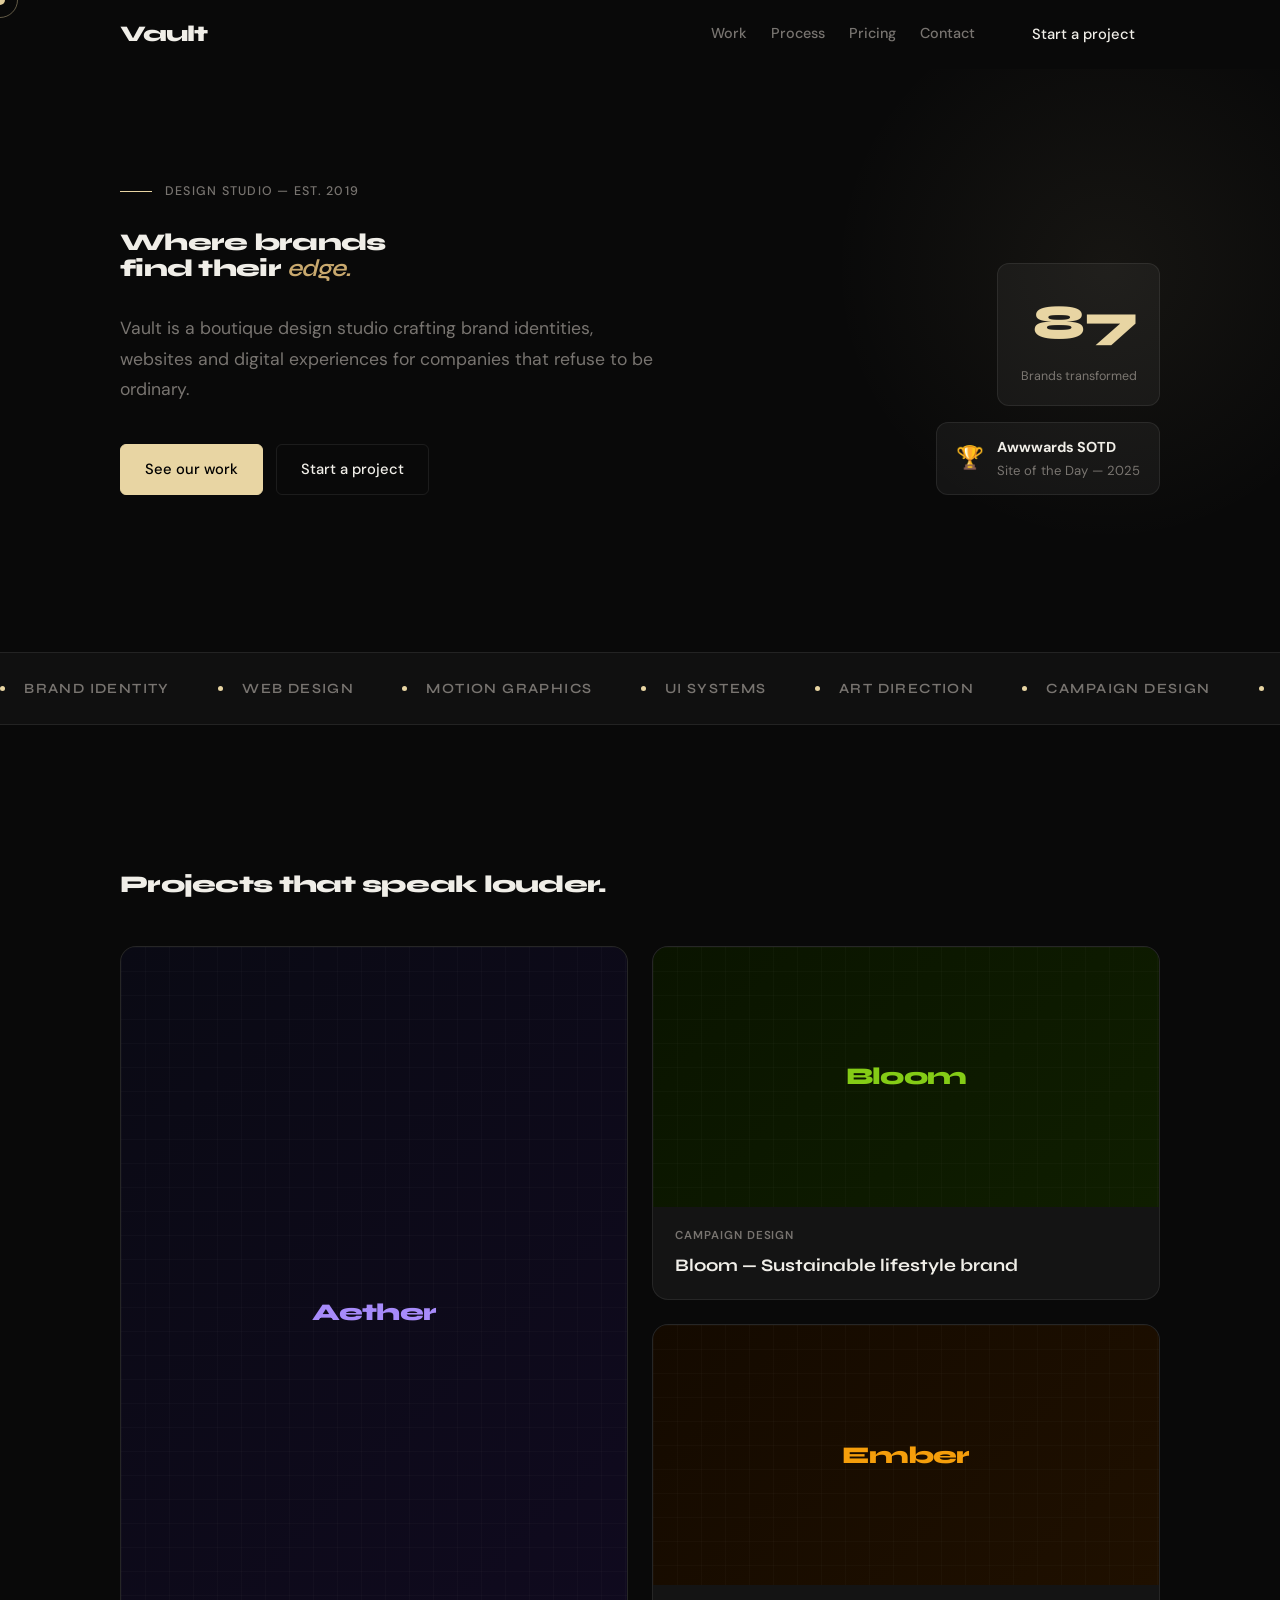
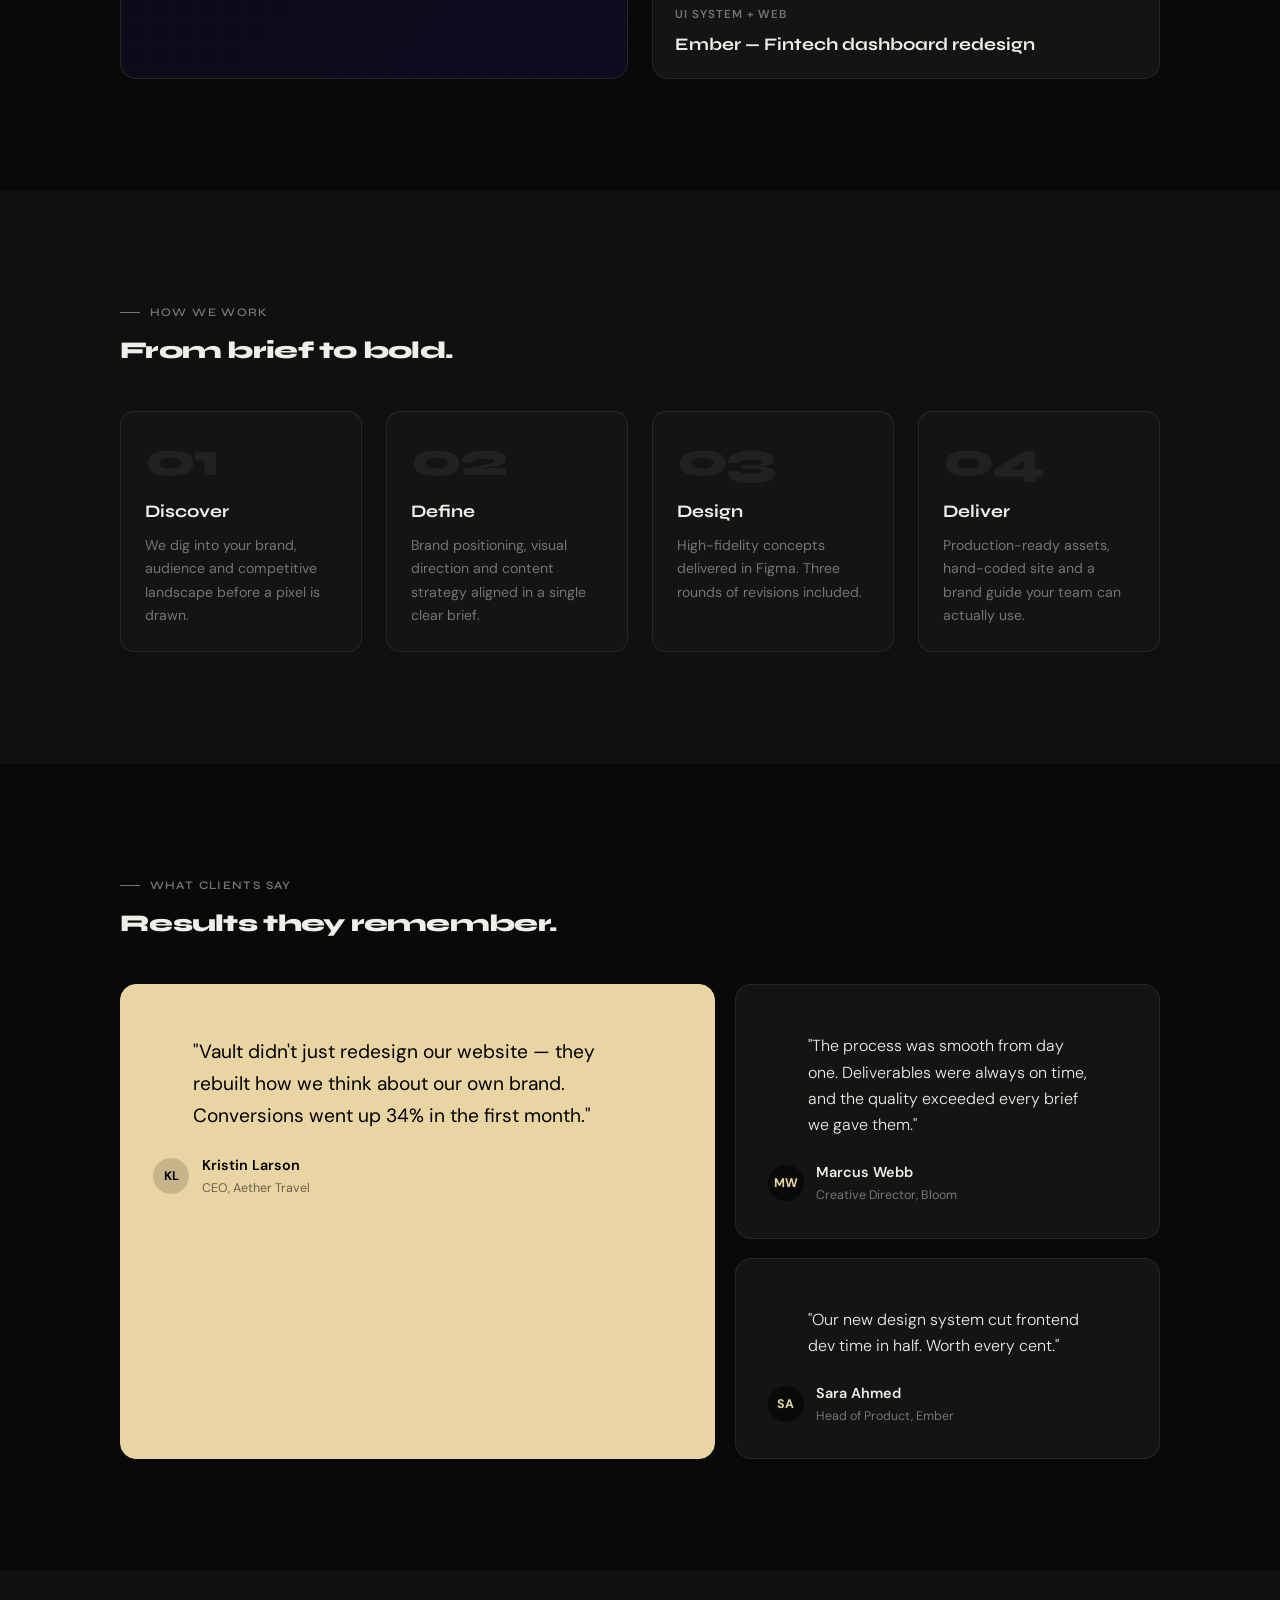
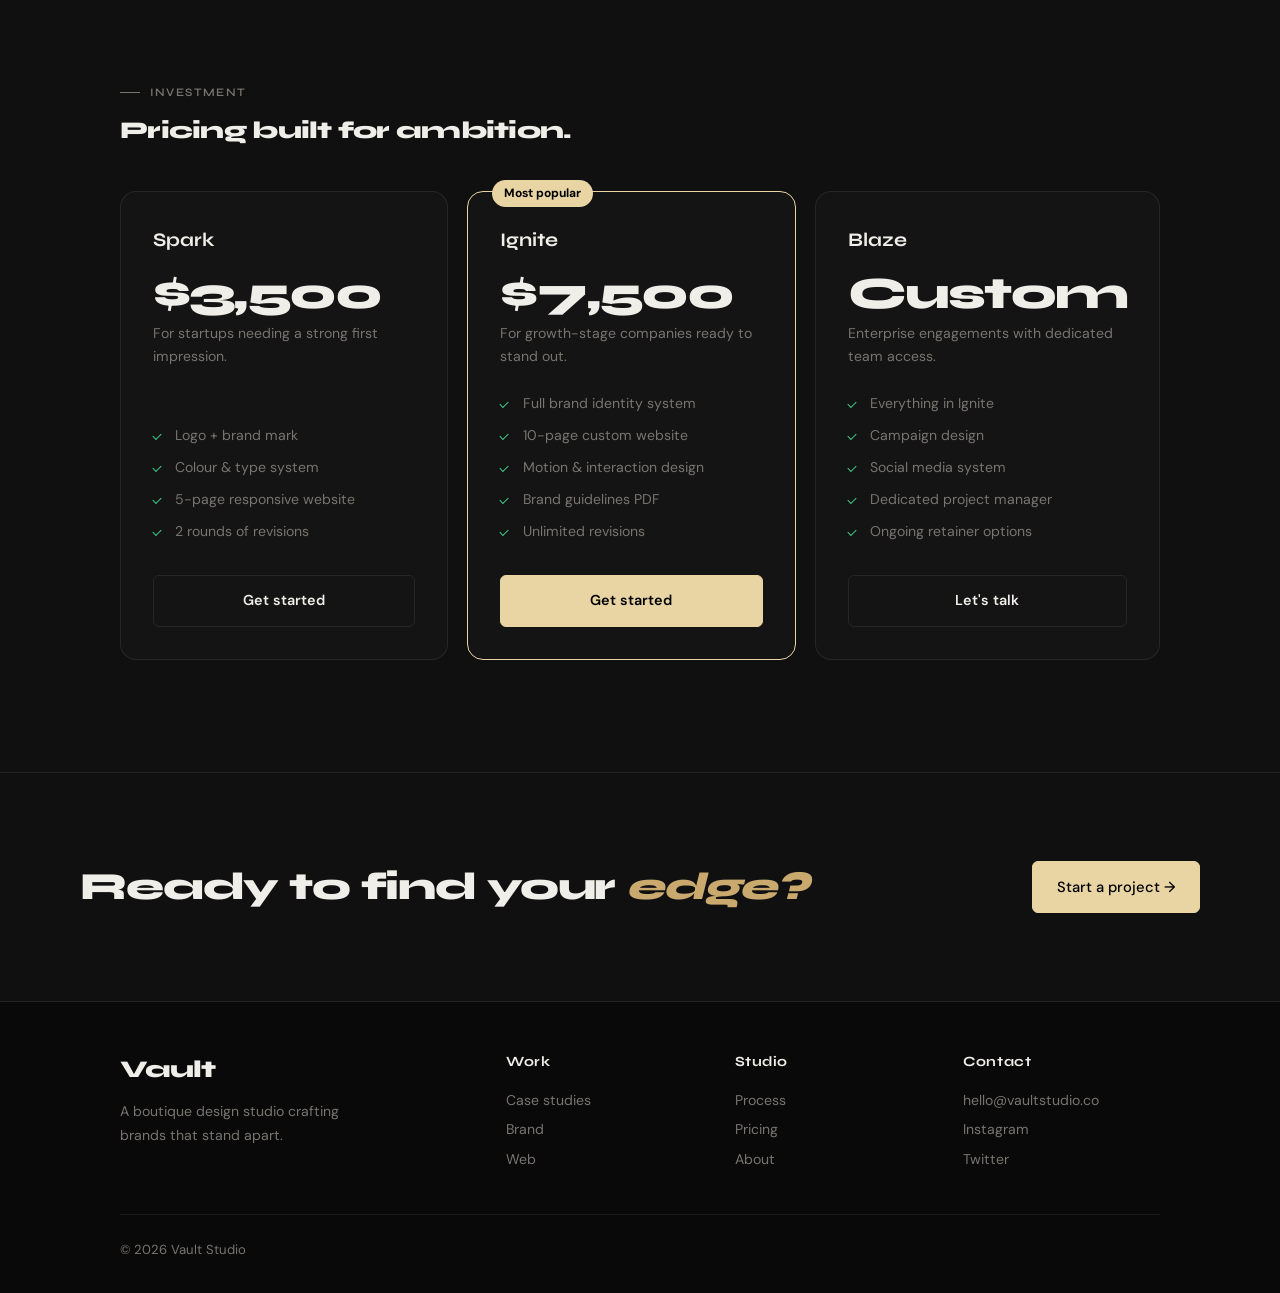
<file: vault.html>
<!DOCTYPE html>
<html lang="en">
<head>
<meta charset="UTF-8">
<meta name="viewport" content="width=device-width, initial-scale=1.0">
<title>Vault Studio — Where brands find their edge</title>
<meta name="description" content="Vault is a design studio that builds brand identities, websites and campaigns for ambitious companies.">
<link rel="preconnect" href="https://fonts.googleapis.com">
<link rel="preconnect" href="https://fonts.gstatic.com" crossorigin>
<link href="https://fonts.googleapis.com/css2?family=Syne:wght@400;600;700;800&family=DM+Sans:ital,wght@0,300;0,400;0,500;1,300&display=swap" rel="stylesheet">
<style>
:root{
  --bg:#090909;
  --bg2:#101010;
  --surface:#141414;
  --border:rgba(255,255,255,0.08);
  --ink:#F0EEE8;
  --muted:#787470;
  --accent:#E8D5A3;
  --accent2:#C9A96E;
  --green:#3ECF8E;
  --f-head:'Syne',sans-serif;
  --f-body:'DM Sans',sans-serif;
  --r:6px;
  --max:1120px;
  --g:clamp(1.25rem,4vw,2.5rem);
}
*,*::before,*::after{box-sizing:border-box}
html{scroll-behavior:smooth}
body{margin:0;background:var(--bg);color:var(--ink);font-family:var(--f-body);font-size:16px;line-height:1.65;-webkit-font-smoothing:antialiased;cursor:none}
img{max-width:100%;display:block}
a{color:inherit;text-decoration:none}
ul{list-style:none;margin:0;padding:0}
h1,h2,h3{font-family:var(--f-head);margin:0;line-height:1.05;letter-spacing:-.03em;font-weight:800}
p{margin:0}
button{font-family:inherit;cursor:none}
a:focus-visible,button:focus-visible{outline:2px solid var(--accent);outline-offset:3px;border-radius:2px}
@media(prefers-reduced-motion:reduce){html{scroll-behavior:auto}*{animation-duration:.001ms!important;transition-duration:.001ms!important}}

#cursor{position:fixed;width:10px;height:10px;background:var(--accent);border-radius:50%;pointer-events:none;z-index:9999;transform:translate(-50%,-50%);transition:transform .15s ease,width .2s ease,height .2s ease;mix-blend-mode:difference}
#cursor-ring{position:fixed;width:36px;height:36px;border:1px solid rgba(232,213,163,.4);border-radius:50%;pointer-events:none;z-index:9998;transform:translate(-50%,-50%);transition:left .08s ease,top .08s ease,transform .2s ease,width .2s ease,height .2s ease}
body.cursor-hover #cursor{width:16px;height:16px}
body.cursor-hover #cursor-ring{width:56px;height:56px;border-color:rgba(232,213,163,.7)}

.wrap{max-width:var(--max);margin:0 auto;padding-left:var(--g);padding-right:var(--g)}

nav{position:sticky;top:0;z-index:50;transition:background .25s,border-color .25s;border-bottom:1px solid transparent}
nav.scrolled{background:rgba(9,9,9,.9);backdrop-filter:blur(14px);border-bottom-color:var(--border)}
.nav-row{display:flex;align-items:center;height:68px;gap:2rem}
.n-logo{font-family:var(--f-head);font-weight:800;font-size:1.4rem;letter-spacing:-.04em;margin-right:auto;color:var(--ink)}
.n-links{display:flex;gap:1.5rem;color:var(--muted);font-size:.9rem;font-weight:500}
.n-links a:hover{color:var(--ink)}
.n-cta{font-size:.88rem;font-weight:600;padding:.55rem 1.2rem;border:1px solid var(--border);border-radius:var(--r);transition:border-color .2s,color .2s}
.n-cta:hover{border-color:var(--accent);color:var(--accent)}
.burger{display:none;background:none;border:0;padding:.3rem;cursor:none}
.burger span{display:block;width:20px;height:1.5px;background:var(--ink);margin:5px 0}
.mob-menu{display:none;flex-direction:column;padding:0 var(--g) 1.5rem;gap:.1rem}
.mob-menu a{padding:.8rem 0;border-bottom:1px solid var(--border);color:var(--muted)}
.mob-menu a:hover{color:var(--ink)}
nav.open .mob-menu{display:flex}

.hero{padding:clamp(4rem,10vw,7rem) 0 clamp(3rem,7vw,5rem);overflow:hidden;position:relative}
.hero::before{content:'';position:absolute;top:-20%;right:-10%;width:600px;height:600px;background:radial-gradient(ellipse,rgba(232,213,163,.06) 0%,transparent 65%);pointer-events:none}
.hero-grid{display:grid;grid-template-columns:1.1fr .9fr;gap:clamp(2rem,5vw,4rem);align-items:end}
.hero-eyebrow{font-size:.78rem;font-weight:500;letter-spacing:.1em;text-transform:uppercase;color:var(--muted);margin-bottom:1.8rem;display:flex;align-items:center;gap:.8rem}
.hero-eyebrow::before{content:'';width:32px;height:1px;background:var(--accent)}
.hero h1{font-size:clamp(3.2rem,2rem+5vw,6.5rem)}
.hero h1 em{font-style:italic;color:var(--accent2);font-weight:600}
.hero-sub{margin-top:2rem;color:var(--muted);font-size:1.1rem;max-width:46ch;line-height:1.75}
.hero-btns{margin-top:2.4rem;display:flex;gap:.8rem;flex-wrap:wrap}
.btn{display:inline-flex;align-items:center;gap:.5rem;padding:.8rem 1.5rem;border-radius:var(--r);font-weight:500;font-size:.92rem;border:1px solid transparent;transition:all .2s;font-family:var(--f-body)}
.btn-solid{background:var(--accent);color:#000;border-color:var(--accent)}
.btn-solid:hover{background:var(--accent2);border-color:var(--accent2);transform:translateY(-1px)}
.btn-out{border-color:var(--border);color:var(--ink)}
.btn-out:hover{border-color:var(--muted)}
.hero-right{display:flex;flex-direction:column;gap:1rem;align-items:flex-end}
.client-count{text-align:right;padding:1.2rem 1.4rem;background:var(--surface);border:1px solid var(--border);border-radius:12px;animation:float 5s ease-in-out infinite}
.client-count .big{font-family:var(--f-head);font-size:3rem;font-weight:800;letter-spacing:-.04em;color:var(--accent)}
.client-count small{display:block;font-size:.78rem;color:var(--muted);margin-top:.2rem}
.award-badge{padding:.8rem 1.2rem;background:var(--surface);border:1px solid var(--border);border-radius:12px;display:flex;align-items:center;gap:.8rem;animation:float2 6s ease-in-out infinite}
.award-badge .trophy{font-size:1.4rem}
.award-badge p{font-size:.82rem;color:var(--muted)}.award-badge p b{display:block;color:var(--ink);font-size:.9rem}
@keyframes float{0%,100%{transform:translateY(0)}50%{transform:translateY(-8px)}}
@keyframes float2{0%,100%{transform:translateY(0)}50%{transform:translateY(-5px)}}

.marquee-wrap{padding:1.5rem 0;border-top:1px solid var(--border);border-bottom:1px solid var(--border);overflow:hidden;margin-top:clamp(3rem,6vw,5rem);background:var(--bg2)}
.marquee-track{display:flex;gap:3rem;white-space:nowrap;animation:marquee 22s linear infinite}
.marquee-track:hover{animation-play-state:paused}
.marquee-item{font-family:var(--f-head);font-size:.88rem;font-weight:600;letter-spacing:.1em;text-transform:uppercase;color:var(--muted);flex-shrink:0;display:flex;align-items:center;gap:1.2rem}
.marquee-item span{width:5px;height:5px;border-radius:50%;background:var(--accent);flex-shrink:0}
@keyframes marquee{from{transform:translateX(0)}to{transform:translateX(-50%)}}

.sec{padding:clamp(4rem,9vw,7rem) 0}
.sec-label{font-size:.72rem;font-weight:600;letter-spacing:.12em;text-transform:uppercase;color:var(--muted);margin-bottom:1rem;font-family:var(--f-head);display:flex;align-items:center;gap:.6rem}
.sec-label::before{content:'';width:20px;height:1px;background:var(--muted)}
h2.sec-title{font-size:clamp(2.2rem,1.3rem+3vw,4rem)}

.work-grid{display:grid;grid-template-columns:1fr 1fr;gap:1.5rem;margin-top:3rem}
.work-card{border-radius:16px;overflow:hidden;border:1px solid var(--border);background:var(--surface);transition:transform .3s,border-color .3s}
.work-card:hover{transform:translateY(-4px);border-color:rgba(255,255,255,.16)}
.work-card.tall{grid-row:span 2}
.wc-visual{height:260px;position:relative;overflow:hidden}
.work-card.tall .wc-visual{height:100%;min-height:440px}
.wc-visual-inner{position:absolute;inset:0;display:flex;align-items:center;justify-content:center;font-family:var(--f-head);font-size:1.5rem;font-weight:800;letter-spacing:-.03em}
.wc-body{padding:1.2rem 1.4rem}
.wc-tag{font-size:.72rem;font-weight:600;letter-spacing:.08em;text-transform:uppercase;color:var(--muted);margin-bottom:.4rem}
.wc-title{font-size:1.1rem;font-weight:700;font-family:var(--f-head)}
.wc-grid-bg{background-image:linear-gradient(rgba(255,255,255,.02) 1px,transparent 1px),linear-gradient(90deg,rgba(255,255,255,.02) 1px,transparent 1px);background-size:24px 24px;position:absolute;inset:0}
.v1{background:linear-gradient(135deg,#0A0A14,#100A1F)}.v1 .wc-visual-inner{color:#A78BFA}
.v2{background:linear-gradient(135deg,#0A1400,#0F1E00)}.v2 .wc-visual-inner{color:#84CC16}
.v3{background:linear-gradient(135deg,#140A00,#1F1000)}.v3 .wc-visual-inner{color:#F59E0B}
.v4{background:linear-gradient(135deg,#000A14,#00101F)}.v4 .wc-visual-inner{color:#38BDF8}

.process-list{display:grid;grid-template-columns:repeat(4,1fr);gap:1.5rem;margin-top:3rem}
.proc-item{padding:1.5rem;border:1px solid var(--border);border-radius:14px;background:var(--surface);position:relative;transition:border-color .2s}
.proc-item:hover{border-color:rgba(255,255,255,.18)}
.proc-num{font-family:var(--f-head);font-size:3rem;font-weight:800;color:rgba(255,255,255,.06);line-height:1;letter-spacing:-.04em;margin-bottom:.8rem}
.proc-title{font-family:var(--f-head);font-size:1.1rem;font-weight:700;margin-bottom:.5rem}
.proc-desc{font-size:.88rem;color:var(--muted);line-height:1.65}

.testi-grid{display:grid;grid-template-columns:1.4fr 1fr;gap:1.2rem;margin-top:3rem}
.testi-card{background:var(--surface);border:1px solid var(--border);border-radius:16px;padding:clamp(1.4rem,3vw,2rem)}
.testi-card.gold{background:var(--accent);border-color:var(--accent)}
.testi-card.gold .testi-quote,.testi-card.gold .testi-name{color:#000}
.testi-card.gold .testi-role{color:rgba(0,0,0,.55)}
.testi-quote{font-size:clamp(1rem,1.2vw,1.2rem);line-height:1.65;color:var(--ink);margin-bottom:1.4rem;font-weight:300}
.testi-card.gold .testi-quote{font-size:clamp(1.2rem,1.5vw,1.5rem);font-weight:400}
.testi-footer{display:flex;align-items:center;gap:.8rem}
.testi-av{width:36px;height:36px;border-radius:50%;background:var(--bg);display:grid;place-items:center;font-size:.78rem;font-weight:700;color:var(--accent);flex-shrink:0}
.testi-card.gold .testi-av{background:rgba(0,0,0,.15);color:#000}
.testi-name{font-weight:600;font-size:.9rem}
.testi-role{font-size:.78rem;color:var(--muted)}

.price-grid{display:grid;grid-template-columns:repeat(3,1fr);gap:1.2rem;margin-top:3rem}
.price-card{border:1px solid var(--border);border-radius:16px;padding:2rem;background:var(--surface);display:flex;flex-direction:column;position:relative;transition:border-color .25s}
.price-card:hover{border-color:rgba(255,255,255,.2)}
.price-card.pop{border-color:var(--accent)}
.pop-badge{position:absolute;top:-12px;left:1.5rem;background:var(--accent);color:#000;font-size:.75rem;font-weight:700;padding:.2rem .75rem;border-radius:99px}
.price-name{font-family:var(--f-head);font-size:1.2rem;font-weight:700}
.price-amount{display:flex;align-items:baseline;gap:.4rem;margin:1rem 0 .3rem}
.price-amount b{font-size:2.8rem;font-family:var(--f-head);font-weight:800;letter-spacing:-.04em;line-height:1}
.price-amount span{color:var(--muted);font-size:.9rem}
.price-desc{font-size:.88rem;color:var(--muted);margin-bottom:1.5rem;flex:1}
.price-list{display:flex;flex-direction:column;gap:.55rem;margin-bottom:2rem}
.price-list li{font-size:.88rem;color:var(--muted);padding-left:1.4rem;position:relative}
.price-list li::before{content:'';position:absolute;left:0;top:.55rem;width:8px;height:5px;border-left:1.5px solid var(--green);border-bottom:1.5px solid var(--green);transform:rotate(-45deg)}
.btn-price{width:100%;text-align:center;display:block;padding:.8rem;border-radius:var(--r);border:1px solid var(--border);font-weight:600;font-size:.9rem;transition:all .2s}
.btn-price:hover{border-color:var(--accent);color:var(--accent)}
.price-card.pop .btn-price{background:var(--accent);color:#000;border-color:var(--accent)}
.price-card.pop .btn-price:hover{background:var(--accent2);border-color:var(--accent2)}

.cta-band{background:var(--bg2);border-top:1px solid var(--border);border-bottom:1px solid var(--border)}
.cta-inner{padding:clamp(3.5rem,8vw,5.5rem) 0;display:flex;align-items:center;justify-content:space-between;gap:2rem;flex-wrap:wrap}
.cta-inner h2{font-size:clamp(2rem,3vw,3.2rem);max-width:18ch}
.cta-inner h2 em{font-style:italic;color:var(--accent2)}

footer{padding:3rem 0 2rem}
.footer-grid{display:grid;grid-template-columns:1.8fr repeat(3,1fr);gap:2rem}
.footer-grid h4{font-family:var(--f-head);font-size:.88rem;font-weight:700;margin:0 0 .8rem;letter-spacing:.04em;color:var(--ink)}
.footer-grid li{padding:.2rem 0;color:var(--muted);font-size:.88rem}
.footer-grid li a:hover{color:var(--ink)}
.footer-logo{font-family:var(--f-head);font-size:1.5rem;font-weight:800;letter-spacing:-.04em}
.footer-tagline{color:var(--muted);font-size:.88rem;margin-top:.7rem;max-width:26ch}
.footer-legal{display:flex;justify-content:space-between;gap:1rem;flex-wrap:wrap;margin-top:2.5rem;padding-top:1.5rem;border-top:1px solid var(--border);color:var(--muted);font-size:.82rem}

@media(max-width:900px){
  .hero-grid,.work-grid,.testi-grid,.price-grid,.process-list,.footer-grid{grid-template-columns:1fr}
  .n-links,.n-cta{display:none}
  .burger{display:block}
  .work-card.tall{grid-row:auto}
}

.rv{opacity:0;transform:translateY(22px);transition:opacity .6s ease,transform .6s ease}
.rv.on{opacity:1;transform:translateY(0)}
</style>
</head>
<body>

<div id="cursor"></div>
<div id="cursor-ring"></div>

<nav id="vnav">
  <div class="wrap nav-row">
    <a href="#" class="n-logo">Vault</a>
    <div class="n-links">
      <a href="#work">Work</a>
      <a href="#process">Process</a>
      <a href="#pricing">Pricing</a>
      <a href="#contact">Contact</a>
    </div>
    <a href="#contact" class="btn n-cta">Start a project</a>
    <button class="burger" id="vburgr" aria-label="Menu">
      <span></span><span></span><span></span>
    </button>
  </div>
  <div class="mob-menu wrap">
    <a href="#work">Work</a>
    <a href="#process">Process</a>
    <a href="#pricing">Pricing</a>
    <a href="#contact">Contact</a>
  </div>
</nav>

<section class="hero" id="top">
  <div class="wrap hero-grid">
    <div>
      <div class="hero-eyebrow">Design Studio — Est. 2019</div>
      <h1>Where brands<br>find their <em>edge.</em></h1>
      <p class="hero-sub">Vault is a boutique design studio crafting brand identities, websites and digital experiences for companies that refuse to be ordinary.</p>
      <div class="hero-btns">
        <a href="#work" class="btn btn-solid">See our work</a>
        <a href="#contact" class="btn btn-out">Start a project</a>
      </div>
    </div>
    <div class="hero-right">
      <div class="client-count">
        <div class="big">87</div>
        <small>Brands transformed</small>
      </div>
      <div class="award-badge">
        <span class="trophy">🏆</span>
        <div>
          <p><b>Awwwards SOTD</b></p>
          <p>Site of the Day — 2025</p>
        </div>
      </div>
    </div>
  </div>
</section>

<div class="marquee-wrap">
  <div class="marquee-track">
    <div class="marquee-item"><span></span>Brand Identity</div>
    <div class="marquee-item"><span></span>Web Design</div>
    <div class="marquee-item"><span></span>Motion Graphics</div>
    <div class="marquee-item"><span></span>UI Systems</div>
    <div class="marquee-item"><span></span>Art Direction</div>
    <div class="marquee-item"><span></span>Campaign Design</div>
    <div class="marquee-item"><span></span>Brand Strategy</div>
    <div class="marquee-item"><span></span>Brand Identity</div>
    <div class="marquee-item"><span></span>Web Design</div>
    <div class="marquee-item"><span></span>Motion Graphics</div>
    <div class="marquee-item"><span></span>UI Systems</div>
    <div class="marquee-item"><span></span>Art Direction</div>
    <div class="marquee-item"><span></span>Campaign Design</div>
    <div class="marquee-item"><span></span>Brand Strategy</div>
  </div>
</div>

<section class="sec" id="work">
  <div class="wrap">
    <div class="sec-label rv">Selected work</div>
    <h2 class="sec-title rv">Projects that speak louder.</h2>
    <div class="work-grid">
      <div class="work-card tall rv">
        <div class="wc-visual v1">
          <div class="wc-grid-bg"></div>
          <div class="wc-visual-inner">Aether</div>
        </div>
        <div class="wc-body">
          <div class="wc-tag">Brand Identity + Web</div>
          <div class="wc-title">Aether — Luxury travel platform</div>
        </div>
      </div>
      <div class="work-card rv">
        <div class="wc-visual v2">
          <div class="wc-grid-bg"></div>
          <div class="wc-visual-inner">Bloom</div>
        </div>
        <div class="wc-body">
          <div class="wc-tag">Campaign Design</div>
          <div class="wc-title">Bloom — Sustainable lifestyle brand</div>
        </div>
      </div>
      <div class="work-card rv">
        <div class="wc-visual v3">
          <div class="wc-grid-bg"></div>
          <div class="wc-visual-inner">Ember</div>
        </div>
        <div class="wc-body">
          <div class="wc-tag">UI System + Web</div>
          <div class="wc-title">Ember — Fintech dashboard redesign</div>
        </div>
      </div>
    </div>
  </div>
</section>

<section class="sec" id="process" style="background:var(--bg2)">
  <div class="wrap">
    <div class="sec-label rv">How we work</div>
    <h2 class="sec-title rv">From brief to bold.</h2>
    <div class="process-list">
      <div class="proc-item rv">
        <div class="proc-num">01</div>
        <div class="proc-title">Discover</div>
        <div class="proc-desc">We dig into your brand, audience and competitive landscape before a pixel is drawn.</div>
      </div>
      <div class="proc-item rv" style="transition-delay:.07s">
        <div class="proc-num">02</div>
        <div class="proc-title">Define</div>
        <div class="proc-desc">Brand positioning, visual direction and content strategy aligned in a single clear brief.</div>
      </div>
      <div class="proc-item rv" style="transition-delay:.14s">
        <div class="proc-num">03</div>
        <div class="proc-title">Design</div>
        <div class="proc-desc">High-fidelity concepts delivered in Figma. Three rounds of revisions included.</div>
      </div>
      <div class="proc-item rv" style="transition-delay:.21s">
        <div class="proc-num">04</div>
        <div class="proc-title">Deliver</div>
        <div class="proc-desc">Production-ready assets, hand-coded site and a brand guide your team can actually use.</div>
      </div>
    </div>
  </div>
</section>

<section class="sec" id="testimonials">
  <div class="wrap">
    <div class="sec-label rv">What clients say</div>
    <h2 class="sec-title rv">Results they remember.</h2>
    <div class="testi-grid">
      <figure class="testi-card gold rv" style="margin:0">
        <blockquote class="testi-quote">"Vault didn't just redesign our website — they rebuilt how we think about our own brand. Conversions went up 34% in the first month."</blockquote>
        <div class="testi-footer">
          <div class="testi-av">KL</div>
          <div>
            <div class="testi-name">Kristin Larson</div>
            <div class="testi-role">CEO, Aether Travel</div>
          </div>
        </div>
      </figure>
      <div style="display:flex;flex-direction:column;gap:1.2rem">
        <figure class="testi-card rv" style="margin:0;transition-delay:.08s">
          <blockquote class="testi-quote">"The process was smooth from day one. Deliverables were always on time, and the quality exceeded every brief we gave them."</blockquote>
          <div class="testi-footer">
            <div class="testi-av">MW</div>
            <div>
              <div class="testi-name">Marcus Webb</div>
              <div class="testi-role">Creative Director, Bloom</div>
            </div>
          </div>
        </figure>
        <figure class="testi-card rv" style="margin:0;transition-delay:.16s">
          <blockquote class="testi-quote">"Our new design system cut frontend dev time in half. Worth every cent."</blockquote>
          <div class="testi-footer">
            <div class="testi-av">SA</div>
            <div>
              <div class="testi-name">Sara Ahmed</div>
              <div class="testi-role">Head of Product, Ember</div>
            </div>
          </div>
        </figure>
      </div>
    </div>
  </div>
</section>

<section class="sec" id="pricing" style="background:var(--bg2)">
  <div class="wrap">
    <div class="sec-label rv">Investment</div>
    <h2 class="sec-title rv">Pricing built for ambition.</h2>
    <div class="price-grid">
      <div class="price-card rv">
        <div class="price-name">Spark</div>
        <div class="price-amount"><b>$3,500</b></div>
        <p class="price-desc">For startups needing a strong first impression.</p>
        <ul class="price-list">
          <li>Logo + brand mark</li>
          <li>Colour & type system</li>
          <li>5-page responsive website</li>
          <li>2 rounds of revisions</li>
        </ul>
        <a href="#contact" class="btn-price">Get started</a>
      </div>
      <div class="price-card pop rv" style="transition-delay:.08s">
        <div class="pop-badge">Most popular</div>
        <div class="price-name">Ignite</div>
        <div class="price-amount"><b>$7,500</b></div>
        <p class="price-desc">For growth-stage companies ready to stand out.</p>
        <ul class="price-list">
          <li>Full brand identity system</li>
          <li>10-page custom website</li>
          <li>Motion & interaction design</li>
          <li>Brand guidelines PDF</li>
          <li>Unlimited revisions</li>
        </ul>
        <a href="#contact" class="btn-price">Get started</a>
      </div>
      <div class="price-card rv" style="transition-delay:.16s">
        <div class="price-name">Blaze</div>
        <div class="price-amount"><b>Custom</b></div>
        <p class="price-desc">Enterprise engagements with dedicated team access.</p>
        <ul class="price-list">
          <li>Everything in Ignite</li>
          <li>Campaign design</li>
          <li>Social media system</li>
          <li>Dedicated project manager</li>
          <li>Ongoing retainer options</li>
        </ul>
        <a href="#contact" class="btn-price">Let's talk</a>
      </div>
    </div>
  </div>
</section>

<section class="cta-band" id="contact">
  <div class="wrap cta-inner">
    <h2>Ready to find your <em>edge?</em></h2>
    <a href="mailto:hello@vaultstudio.co" class="btn btn-solid">Start a project →</a>
  </div>
</section>

<footer>
  <div class="wrap">
    <div class="footer-grid">
      <div>
        <div class="footer-logo">Vault</div>
        <p class="footer-tagline">A boutique design studio crafting brands that stand apart.</p>
      </div>
      <div>
        <h4>Work</h4>
        <ul>
          <li><a href="#work">Case studies</a></li>
          <li><a href="#">Brand</a></li>
          <li><a href="#">Web</a></li>
        </ul>
      </div>
      <div>
        <h4>Studio</h4>
        <ul>
          <li><a href="#process">Process</a></li>
          <li><a href="#pricing">Pricing</a></li>
          <li><a href="#">About</a></li>
        </ul>
      </div>
      <div>
        <h4>Contact</h4>
        <ul>
          <li><a href="#">hello@vaultstudio.co</a></li>
          <li><a href="#">Instagram</a></li>
          <li><a href="#">Twitter</a></li>
        </ul>
      </div>
    </div>
    <div class="footer-legal">
      <span>© 2026 Vault Studio</span>
    </div>
  </div>
</footer>

<script>

var cur=document.getElementById('cursor'),ring=document.getElementById('cursor-ring');
var mx=0,my=0,rx=0,ry=0;
document.addEventListener('mousemove',function(e){mx=e.clientX;my=e.clientY;cur.style.left=mx+'px';cur.style.top=my+'px'});
(function loop(){rx+=(mx-rx)*.12;ry+=(my-ry)*.12;ring.style.left=rx+'px';ring.style.top=ry+'px';requestAnimationFrame(loop)})();
document.querySelectorAll('a,button,.work-card').forEach(function(el){
  el.addEventListener('mouseenter',function(){document.body.classList.add('cursor-hover')});
  el.addEventListener('mouseleave',function(){document.body.classList.remove('cursor-hover')});
});

var vnav=document.getElementById('vnav');
addEventListener('scroll',function(){vnav.classList.toggle('scrolled',scrollY>8)},{passive:true});
document.getElementById('vburgr').onclick=function(){vnav.classList.toggle('open')};

if('IntersectionObserver' in window){
  var obs=new IntersectionObserver(function(entries){
    entries.forEach(function(e){if(e.isIntersecting){e.target.classList.add('on');obs.unobserve(e.target)}});
  },{rootMargin:'0px 0px -60px 0px',threshold:.05});
  document.querySelectorAll('.rv').forEach(function(el){obs.observe(el)});
}else{document.querySelectorAll('.rv').forEach(function(el){el.classList.add('on')})}
</script>
</body>
</html>
</file>
<file: style.css>
:root {
  --bg:       #0A0B0F;
  --bg-2:     #0F1117;
  --bg-3:     #141720;
  --surface:  #181C27;
  --surface-2:#1E2333;
  --border:   rgba(255,255,255,0.07);
  --border-2: rgba(255,255,255,0.12);

  --ink:      #ECEEF5;
  --ink-2:    #8A90A8;
  --ink-3:    #565C75;

  --accent:   #3D7BFF;
  --accent-2: #5E9FFF;
  --accent-glow: rgba(61,123,255,0.18);
  --accent-glow-2: rgba(61,123,255,0.08);

  --cyan:     #00D4FF;
  --green:    #00C896;

  --font-ui:   'Space Grotesk', sans-serif;
  --font-mono: 'Space Mono', monospace;

  --max-w: 1160px;
  --gutter: clamp(1.25rem, 4vw, 2.5rem);
  --r: 8px;
  --r-lg: 16px;
}

*, *::before, *::after { box-sizing: border-box; }
html { scroll-behavior: smooth; }
body {
  margin: 0;
  background: var(--bg);
  color: var(--ink);
  font-family: var(--font-ui);
  font-size: 16px;
  line-height: 1.65;
  -webkit-font-smoothing: antialiased;
  -moz-osx-font-smoothing: grayscale;
}
img { max-width: 100%; display: block; }
a { color: inherit; text-decoration: none; }
ul { list-style: none; margin: 0; padding: 0; }
h1, h2, h3, h4 { font-family: var(--font-ui); font-weight: 700; margin: 0; letter-spacing: -0.02em; }
p { margin: 0; }
button { font-family: inherit; cursor: pointer; }

a:focus-visible, button:focus-visible {
  outline: 2px solid var(--accent);
  outline-offset: 3px;
  border-radius: 2px;
}
@media (prefers-reduced-motion: reduce) {
  html { scroll-behavior: auto; }
  *, *::before, *::after {
    animation-duration: 0.001ms !important;
    animation-iteration-count: 1 !important;
    transition-duration: 0.001ms !important;
  }
}

.section {
  max-width: var(--max-w);
  margin: 0 auto;
  padding: clamp(4rem, 9vw, 7rem) var(--gutter);
}
.section-title {
  font-size: clamp(1.9rem, 1.3rem + 2.2vw, 2.8rem);
  line-height: 1.12;
}
.section-sub {
  color: var(--ink-2);
  font-size: 1.05rem;
  max-width: 50ch;
  margin-top: 1rem;
  line-height: 1.7;
}

.btn {
  display: inline-flex;
  align-items: center;
  justify-content: center;
  gap: 0.5rem;
  padding: 0.8rem 1.5rem;
  border-radius: var(--r);
  font-family: var(--font-ui);
  font-weight: 600;
  font-size: 0.93rem;
  border: 1px solid transparent;
  cursor: pointer;
  transition: all 0.2s ease;
  letter-spacing: 0.01em;
}
.btn-primary {
  background: var(--accent);
  color: #fff;
  box-shadow: 0 0 0 0 var(--accent-glow);
}
.btn-primary:hover {
  background: var(--accent-2);
  box-shadow: 0 0 24px 0 var(--accent-glow);
  transform: translateY(-1px);
}
.btn-ghost {
  border-color: var(--border-2);
  color: var(--ink);
  background: transparent;
}
.btn-ghost:hover {
  border-color: var(--accent);
  color: var(--accent);
}

.navbar {
  position: sticky;
  top: 0;
  z-index: 100;
  transition: background 0.3s ease, border-color 0.3s ease;
  border-bottom: 1px solid transparent;
}
.navbar.scrolled {
  background: rgba(10,11,15,0.88);
  backdrop-filter: blur(16px);
  -webkit-backdrop-filter: blur(16px);
  border-bottom-color: var(--border);
}
.nav-inner {
  max-width: var(--max-w);
  margin: 0 auto;
  padding: 1.1rem var(--gutter);
  display: flex;
  align-items: center;
  gap: 2.5rem;
}
.logo {
  font-family: var(--font-mono);
  font-size: 1.1rem;
  font-weight: 700;
  color: var(--ink);
  margin-right: auto;
  display: flex;
  align-items: center;
  gap: 0.5rem;
  letter-spacing: -0.01em;
}
.logo-dot {
  width: 8px;
  height: 8px;
  border-radius: 50%;
  background: var(--accent);
  box-shadow: 0 0 8px var(--accent);
  display: inline-block;
}
.nav-tabs {
  display: flex;
  gap: 0.25rem;
}
.nav-tabs .tab {
  font-size: 0.88rem;
  font-weight: 500;
  color: var(--ink-2);
  padding: 0.4rem 0.85rem;
  border-radius: var(--r);
  transition: color 0.18s ease, background 0.18s ease;
}
.nav-tabs .tab:hover { color: var(--ink); background: var(--surface); }
.nav-tabs .tab.active { color: var(--ink); background: var(--surface); }

.nav-cta {
  font-size: 0.88rem;
  font-weight: 600;
  padding: 0.55rem 1.1rem;
  border: 1px solid var(--border-2);
  border-radius: var(--r);
  color: var(--ink);
  transition: border-color 0.2s ease, color 0.2s ease, background 0.2s ease;
  background: transparent;
  letter-spacing: 0.01em;
}
.nav-cta:hover {
  border-color: var(--accent);
  color: var(--accent);
  background: var(--accent-glow-2);
}

.nav-toggle {
  display: none;
  flex-direction: column;
  gap: 4px;
  background: none;
  border: none;
  padding: 0.4rem;
  cursor: pointer;
}
.nav-toggle span {
  display: block;
  width: 20px;
  height: 2px;
  background: var(--ink);
  border-radius: 2px;
  transition: transform 0.2s ease, opacity 0.2s ease;
}
.nav-toggle.open span:nth-child(1) { transform: translateY(6px) rotate(45deg); }
.nav-toggle.open span:nth-child(2) { opacity: 0; }
.nav-toggle.open span:nth-child(3) { transform: translateY(-6px) rotate(-45deg); }

.nav-tabs-mobile {
  display: none;
  flex-direction: column;
  padding: 0.5rem var(--gutter) 1.5rem;
  gap: 0.15rem;
}
.nav-tabs-mobile .tab {
  display: block;
  padding: 0.75rem 0.5rem;
  font-size: 1rem;
  border-bottom: 1px solid var(--border);
  color: var(--ink-2);
}
.nav-tabs-mobile .tab:hover { color: var(--ink); }

.hero {
  padding: clamp(3rem, 9vw, 6rem) 0 clamp(2rem, 5vw, 3rem);
  position: relative;
  overflow: hidden;
}
.hero::before {
  content: '';
  position: absolute;
  top: -30%;
  left: 40%;
  width: 700px;
  height: 700px;
  background: radial-gradient(ellipse at center, rgba(61,123,255,0.09) 0%, transparent 65%);
  pointer-events: none;
}
.hero-inner {
  max-width: var(--max-w);
  margin: 0 auto;
  padding: 0 var(--gutter);
  display: grid;
  grid-template-columns: 1fr 1fr;
  gap: 4rem;
  align-items: center;
}
.hero-eyebrow {
  display: flex;
  align-items: center;
  gap: 0.75rem;
  font-family: var(--font-mono);
  font-size: 0.78rem;
  color: var(--accent);
  letter-spacing: 0.08em;
  text-transform: uppercase;
  margin-bottom: 1.4rem;
  opacity: 0;
  animation: fade-up 0.6s ease 0.05s forwards;
}
.hero-eyebrow::before {
  content: '';
  display: block;
  width: 28px;
  height: 1px;
  background: var(--accent);
}
.hero-title {
  font-size: clamp(2.6rem, 1.4rem + 5vw, 5rem);
  line-height: 1.03;
  letter-spacing: -0.03em;
  opacity: 0;
  animation: fade-up 0.6s ease 0.15s forwards;
}
.hero-title .accent-word { color: var(--accent); }
.hero-lede {
  margin-top: 1.6rem;
  max-width: 44ch;
  font-size: 1.05rem;
  color: var(--ink-2);
  line-height: 1.75;
  opacity: 0;
  animation: fade-up 0.6s ease 0.28s forwards;
}
.hero-actions {
  margin-top: 2.2rem;
  display: flex;
  gap: 0.9rem;
  flex-wrap: wrap;
  opacity: 0;
  animation: fade-up 0.6s ease 0.4s forwards;
}
.hero-stats {
  margin-top: 3rem;
  display: flex;
  gap: 2.5rem;
  opacity: 0;
  animation: fade-up 0.6s ease 0.52s forwards;
  padding-top: 2rem;
  border-top: 1px solid var(--border);
}
.hero-stat-num {
  font-family: var(--font-mono);
  font-size: 1.8rem;
  font-weight: 700;
  color: var(--ink);
  line-height: 1;
}
.hero-stat-label {
  font-size: 0.8rem;
  color: var(--ink-3);
  margin-top: 0.3rem;
  letter-spacing: 0.02em;
}

.hero-visual {
  position: relative;
  height: 380px;
  opacity: 0;
  animation: fade-in 0.8s ease 0.35s forwards;
}
.hero-card {
  position: absolute;
  background: var(--surface);
  border: 1px solid var(--border-2);
  border-radius: var(--r-lg);
  padding: 1.2rem 1.4rem;
  box-shadow: 0 24px 48px -12px rgba(0,0,0,0.5);
}
.hero-card-main {
  width: 100%;
  top: 0;
  right: 0;
  padding: 1.4rem;
  animation: float-a 5s ease-in-out infinite;
}
.hero-card-main .card-label {
  font-family: var(--font-mono);
  font-size: 0.68rem;
  color: var(--ink-3);
  letter-spacing: 0.06em;
  text-transform: uppercase;
  margin-bottom: 0.9rem;
}
.code-line {
  font-family: var(--font-mono);
  font-size: 0.77rem;
  line-height: 1.95;
  color: var(--ink-2);
}
.code-line .kw { color: var(--accent-2); }
.code-line .str { color: var(--cyan); }
.code-line .fn { color: var(--green); }
.code-line .cm { color: var(--ink-3); }

.hero-card-badge {
  bottom: 20px;
  right: 0;
  padding: 1rem 1.3rem;
  min-width: 180px;
  animation: float-b 6s ease-in-out infinite;
}
.badge-title {
  font-size: 0.72rem;
  font-weight: 600;
  color: var(--ink-2);
  text-transform: uppercase;
  letter-spacing: 0.05em;
  margin-bottom: 0.4rem;
}
.badge-value {
  font-family: var(--font-mono);
  font-size: 1.5rem;
  font-weight: 700;
  color: var(--green);
}
.badge-sub {
  font-size: 0.7rem;
  color: var(--ink-3);
  margin-top: 0.25rem;
}
.hero-card-small {
  top: 145px;
  left: 0;
  padding: 0.8rem 1rem;
  animation: float-c 4.5s ease-in-out infinite;
}
.card-small-label {
  font-family: var(--font-mono);
  font-size: 0.68rem;
  color: var(--ink-3);
  letter-spacing: 0.06em;
  text-transform: uppercase;
  margin-bottom: 0.4rem;
}
.tech-stack { display: flex; gap: 0.35rem; flex-wrap: wrap; }
.tech-pill {
  font-family: var(--font-mono);
  font-size: 0.67rem;
  padding: 0.2rem 0.5rem;
  background: var(--bg-3);
  border: 1px solid var(--border);
  border-radius: 4px;
  color: var(--accent);
}

.card-preview-grid {
  position: absolute;
  inset: 0;
  background-image:
    linear-gradient(rgba(255,255,255,0.025) 1px, transparent 1px),
    linear-gradient(90deg, rgba(255,255,255,0.025) 1px, transparent 1px);
  background-size: 28px 28px;
  border-radius: var(--r-lg);
}

@keyframes float-a { 0%,100%{transform:translateY(0)} 50%{transform:translateY(-7px)} }
@keyframes float-b { 0%,100%{transform:translateY(0)} 50%{transform:translateY(-9px)} }
@keyframes float-c { 0%,100%{transform:translateY(0)} 50%{transform:translateY(-5px)} }
@keyframes fade-up { from{opacity:0;transform:translateY(18px)} to{opacity:1;transform:translateY(0)} }
@keyframes fade-in { from{opacity:0} to{opacity:1} }

.about { background: var(--bg-2); }
.about-inner {
  max-width: var(--max-w);
  margin: 0 auto;
  padding: clamp(4rem, 9vw, 7rem) var(--gutter);
  display: grid;
  grid-template-columns: 1fr 1fr;
  gap: clamp(3rem, 6vw, 6rem);
  align-items: start;
}
.about-text p {
  color: var(--ink-2);
  margin-top: 1.2rem;
  max-width: 52ch;
  font-size: 1.03rem;
  line-height: 1.8;
}
.about-highlight { color: var(--accent); font-weight: 600; }
.about-timeline {
  margin-top: 2.2rem;
  position: relative;
  padding-left: 1.5rem;
}
.about-timeline::before {
  content: '';
  position: absolute;
  left: 0;
  top: 6px;
  bottom: 0;
  width: 1px;
  background: linear-gradient(to bottom, var(--accent), transparent 90%);
}
.timeline-item {
  position: relative;
  margin-bottom: 1.5rem;
}
.timeline-item::before {
  content: '';
  position: absolute;
  left: -1.5rem;
  top: 6px;
  width: 7px;
  height: 7px;
  border-radius: 50%;
  background: var(--accent);
  transform: translateX(-3px);
  box-shadow: 0 0 6px var(--accent);
}
.timeline-year {
  font-family: var(--font-mono);
  font-size: 0.7rem;
  color: var(--accent);
  letter-spacing: 0.06em;
  margin-bottom: 0.25rem;
}
.timeline-desc { font-size: 0.93rem; color: var(--ink-2); line-height: 1.6; }

.skills-heading {
  font-size: 0.85rem;
  font-weight: 600;
  color: var(--ink-2);
  letter-spacing: 0.06em;
  text-transform: uppercase;
  margin-bottom: 1rem;
  font-family: var(--font-mono);
}
.skills-grid {
  display: grid;
  grid-template-columns: 1fr 1fr;
  gap: 0.7rem;
}
.skill-item {
  background: var(--surface);
  border: 1px solid var(--border);
  border-radius: var(--r);
  padding: 0.85rem 1rem;
  transition: border-color 0.2s ease;
}
.skill-item:hover { border-color: var(--accent); }
.skill-name { font-size: 0.85rem; font-weight: 600; color: var(--ink); }
.skill-bar-wrap {
  height: 2px;
  background: var(--border);
  border-radius: 2px;
  margin-top: 0.5rem;
  overflow: hidden;
}
.skill-bar-fill {
  height: 100%;
  border-radius: 2px;
  background: linear-gradient(90deg, var(--accent), var(--cyan));
  transition: width 1.2s ease;
  width: 0;
}
.skill-item.visible .skill-bar-fill { width: var(--pct); }

.filter-bar {
  display: flex;
  align-items: center;
  gap: 0.5rem;
  margin-top: 2.5rem;
  flex-wrap: wrap;
}
.filter-btn {
  display: inline-flex;
  align-items: center;
  gap: 0.4rem;
  padding: 0.5rem 1.1rem;
  border-radius: 99px;
  border: 1px solid var(--border-2);
  background: transparent;
  color: var(--ink-2);
  font-size: 0.85rem;
  font-weight: 500;
  transition: all 0.2s ease;
  cursor: pointer;
  white-space: nowrap;
  font-family: var(--font-ui);
}
.filter-btn:hover { border-color: var(--accent); color: var(--ink); }
.filter-btn.active {
  background: var(--accent);
  border-color: var(--accent);
  color: #fff;
  box-shadow: 0 0 16px var(--accent-glow);
}
.filter-count {
  font-family: var(--font-mono);
  font-size: 0.68rem;
  background: rgba(255,255,255,0.1);
  padding: 0.1rem 0.4rem;
  border-radius: 4px;
}
.filter-btn.active .filter-count { background: rgba(255,255,255,0.2); }

.projects-grid {
  margin-top: 2.5rem;
  display: grid;
  grid-template-columns: repeat(3, 1fr);
  gap: 1.25rem;
}

.project-card {
  background: var(--surface);
  border: 1px solid var(--border);
  border-radius: var(--r-lg);
  overflow: hidden;
  transition: transform 0.3s ease, border-color 0.3s ease, box-shadow 0.3s ease;
  display: flex;
  flex-direction: column;
}
.project-card:hover {
  transform: translateY(-5px);
  border-color: var(--border-2);
  box-shadow: 0 24px 48px -12px rgba(0,0,0,0.5);
}
.project-card.hidden { display: none; }

.card-preview {
  height: 175px;
  position: relative;
  overflow: hidden;
  display: flex;
  align-items: center;
  justify-content: center;
  flex-shrink: 0;
}
.card-preview-inner-grid {
  position: absolute;
  inset: 0;
  background-image:
    linear-gradient(rgba(255,255,255,0.025) 1px, transparent 1px),
    linear-gradient(90deg, rgba(255,255,255,0.025) 1px, transparent 1px);
  background-size: 28px 28px;
}
.card-preview::after {
  content: '';
  position: absolute;
  bottom: 0;
  left: 0;
  right: 0;
  height: 50px;
  background: linear-gradient(to bottom, transparent, var(--surface));
}
.card-preview-label {
  font-size: 1.05rem;
  font-weight: 700;
  letter-spacing: -0.01em;
  text-align: center;
  padding: 0 1.5rem;
  z-index: 1;
}

.preview-coffee { background: linear-gradient(135deg, #1A0E06 0%, #3A1E08 100%); }
.preview-coffee .card-preview-label { color: #D4A875; font-family: Georgia, serif; letter-spacing: 0.05em; }
.preview-barber { background: linear-gradient(135deg, #080808 0%, #160E00 100%); }
.preview-barber .card-preview-label { color: #C5963A; font-family: var(--font-mono); text-transform: uppercase; letter-spacing: 0.1em; font-size: 0.9rem; }
.preview-paper { background: linear-gradient(135deg, #0A1510 0%, #081A10 100%); }
.preview-paper .card-preview-label { color: #5DC996; }
.preview-stint { background: linear-gradient(135deg, #0D0D00 0%, #1A1200 100%); }
.preview-stint .card-preview-label { color: #FFC533; font-family: var(--font-mono); }
.preview-vault { background: linear-gradient(135deg, #050814 0%, #0A0F22 100%); }
.preview-vault .card-preview-label { color: #3D7BFF; font-family: var(--font-mono); }
.preview-forge { background: linear-gradient(135deg, #060A06 0%, #081508 100%); }
.preview-forge .card-preview-label { color: #00C896; }
.preview-nexus { background: linear-gradient(135deg, #08080F 0%, #100818 100%); }
.preview-nexus .card-preview-label { color: #A855F7; }
.preview-tgpay { background: linear-gradient(135deg, #001020 0%, #001E38 100%); }
.preview-tgpay .card-preview-label { color: #00A3E0; font-family: var(--font-mono); }
.preview-chainflow { background: linear-gradient(135deg, #060610 0%, #0A0A1E 100%); }
.preview-chainflow .card-preview-label { color: #00D4FF; font-family: var(--font-mono); }

.card-body {
  padding: 1.2rem 1.35rem 1.35rem;
  display: flex;
  flex-direction: column;
  flex: 1;
}
.card-category {
  font-family: var(--font-mono);
  font-size: 0.68rem;
  letter-spacing: 0.08em;
  text-transform: uppercase;
  color: var(--accent);
  margin-bottom: 0.55rem;
}
.card-category.cat-premium { color: var(--cyan); }
.card-category.cat-saas { color: var(--green); }

.card-title {
  font-size: 1rem;
  font-weight: 700;
  color: var(--ink);
  line-height: 1.3;
  letter-spacing: -0.01em;
}
.card-desc {
  font-size: 0.86rem;
  color: var(--ink-2);
  margin-top: 0.5rem;
  line-height: 1.65;
  flex: 1;
}
.card-footer {
  display: flex;
  align-items: center;
  justify-content: space-between;
  margin-top: 1rem;
  padding-top: 0.85rem;
  border-top: 1px solid var(--border);
  gap: 0.5rem;
}
.card-tags { display: flex; gap: 0.35rem; flex-wrap: wrap; }
.card-tag {
  font-family: var(--font-mono);
  font-size: 0.63rem;
  padding: 0.15rem 0.45rem;
  border-radius: 4px;
  background: var(--bg-3);
  color: var(--ink-3);
  border: 1px solid var(--border);
}
.card-link {
  font-size: 0.8rem;
  font-weight: 600;
  color: var(--accent);
  display: flex;
  align-items: center;
  gap: 0.3rem;
  transition: gap 0.2s ease;
  flex-shrink: 0;
  white-space: nowrap;
}
.card-link:hover { gap: 0.55rem; }
.card-link svg {
  width: 13px;
  height: 13px;
  stroke: currentColor;
  fill: none;
  stroke-width: 2;
  stroke-linecap: round;
  stroke-linejoin: round;
}

.contact { background: var(--bg-2); }
.contact-inner {
  max-width: var(--max-w);
  margin: 0 auto;
  padding: clamp(4rem, 9vw, 7rem) var(--gutter);
}
.contact-grid {
  display: grid;
  grid-template-columns: 1fr 1fr;
  gap: clamp(3rem, 6vw, 6rem);
  align-items: start;
  margin-top: 2.5rem;
}
.contact-links { display: flex; flex-direction: column; }
.contact-link-item {
  display: flex;
  align-items: center;
  justify-content: space-between;
  padding: 1.2rem 0;
  border-bottom: 1px solid var(--border);
  transition: color 0.2s ease;
  color: var(--ink);
}
.contact-link-item:first-child { border-top: 1px solid var(--border); }
.contact-link-item:hover { color: var(--accent); }
.contact-link-platform {
  font-family: var(--font-mono);
  font-size: 0.68rem;
  letter-spacing: 0.08em;
  text-transform: uppercase;
  color: var(--ink-3);
  margin-bottom: 0.2rem;
}
.contact-link-value { font-size: 0.98rem; font-weight: 500; }
.contact-link-arrow {
  color: var(--ink-3);
  transition: color 0.2s ease, transform 0.2s ease;
  font-size: 1.2rem;
}
.contact-link-item:hover .contact-link-arrow { color: var(--accent); transform: translateX(3px); }

.contact-availability {
  background: var(--surface);
  border: 1px solid var(--border);
  border-radius: var(--r-lg);
  padding: 2rem;
}
.avail-header { display: flex; align-items: center; gap: 0.75rem; margin-bottom: 1rem; }
.avail-dot {
  width: 10px;
  height: 10px;
  border-radius: 50%;
  background: var(--green);
  box-shadow: 0 0 8px var(--green);
  flex-shrink: 0;
  animation: pulse-dot 2s ease-in-out infinite;
}
@keyframes pulse-dot {
  0%,100% { box-shadow: 0 0 8px var(--green); }
  50% { box-shadow: 0 0 16px var(--green); }
}
.avail-title { font-weight: 700; font-size: 1.05rem; }
.avail-desc { color: var(--ink-2); font-size: 0.92rem; line-height: 1.7; margin-bottom: 1.5rem; }
.avail-list { display: flex; flex-direction: column; gap: 0.6rem; }
.avail-item {
  display: flex;
  align-items: center;
  gap: 0.6rem;
  font-size: 0.88rem;
  color: var(--ink-2);
}
.avail-item::before {
  content: '';
  width: 5px;
  height: 5px;
  border-radius: 50%;
  background: var(--accent);
  flex-shrink: 0;
}

.footer {
  border-top: 1px solid var(--border);
  padding: 2.2rem var(--gutter);
  max-width: var(--max-w);
  margin: 0 auto;
  display: flex;
  align-items: center;
  justify-content: space-between;
  color: var(--ink-3);
  font-size: 0.83rem;
}
.footer-mono { font-family: var(--font-mono); }

.reveal {
  opacity: 0;
  transform: translateY(20px);
  transition: opacity 0.6s ease, transform 0.6s ease;
}
.reveal.visible { opacity: 1; transform: translateY(0); }

@media (max-width: 960px) {
  .projects-grid { grid-template-columns: repeat(2, 1fr); }
}
@media (max-width: 768px) {
  .nav-tabs, .nav-cta { display: none; }
  .nav-toggle { display: flex; }
  .navbar.mobile-open .nav-tabs-mobile { display: flex; }
  .navbar.mobile-open { background: var(--bg); }
  .hero-inner { grid-template-columns: 1fr; }
  .hero-visual { display: none; }
  .hero-stats { gap: 1.5rem; }
  .about-inner { grid-template-columns: 1fr; }
  .skills-grid { grid-template-columns: 1fr; }
  .contact-grid { grid-template-columns: 1fr; }
  .projects-grid { grid-template-columns: 1fr; }
  .footer { flex-direction: column; gap: 0.5rem; text-align: center; }
}
@media (max-width: 480px) {
  .hero-stats { flex-wrap: wrap; gap: 1rem; }
  .filter-bar { gap: 0.35rem; }
  .filter-btn { font-size: 0.8rem; padding: 0.4rem 0.85rem; }
}
</file>
